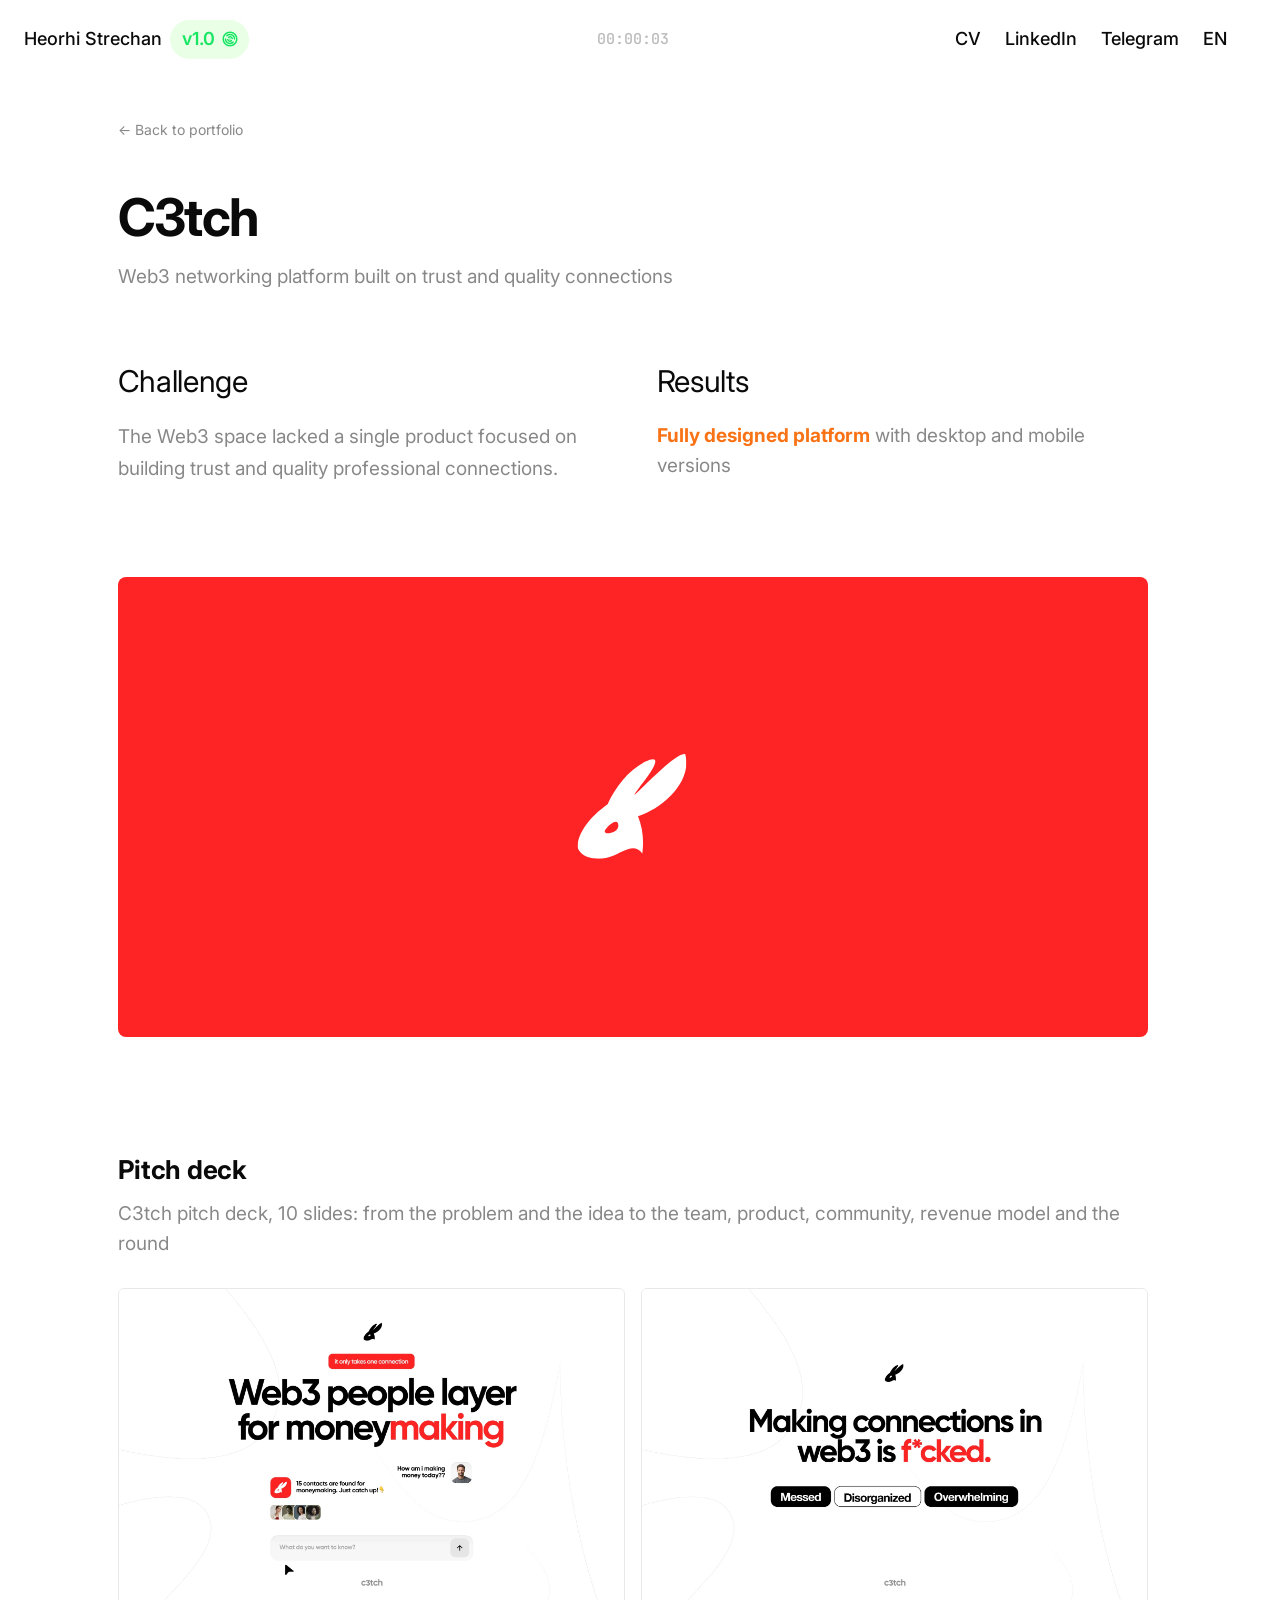
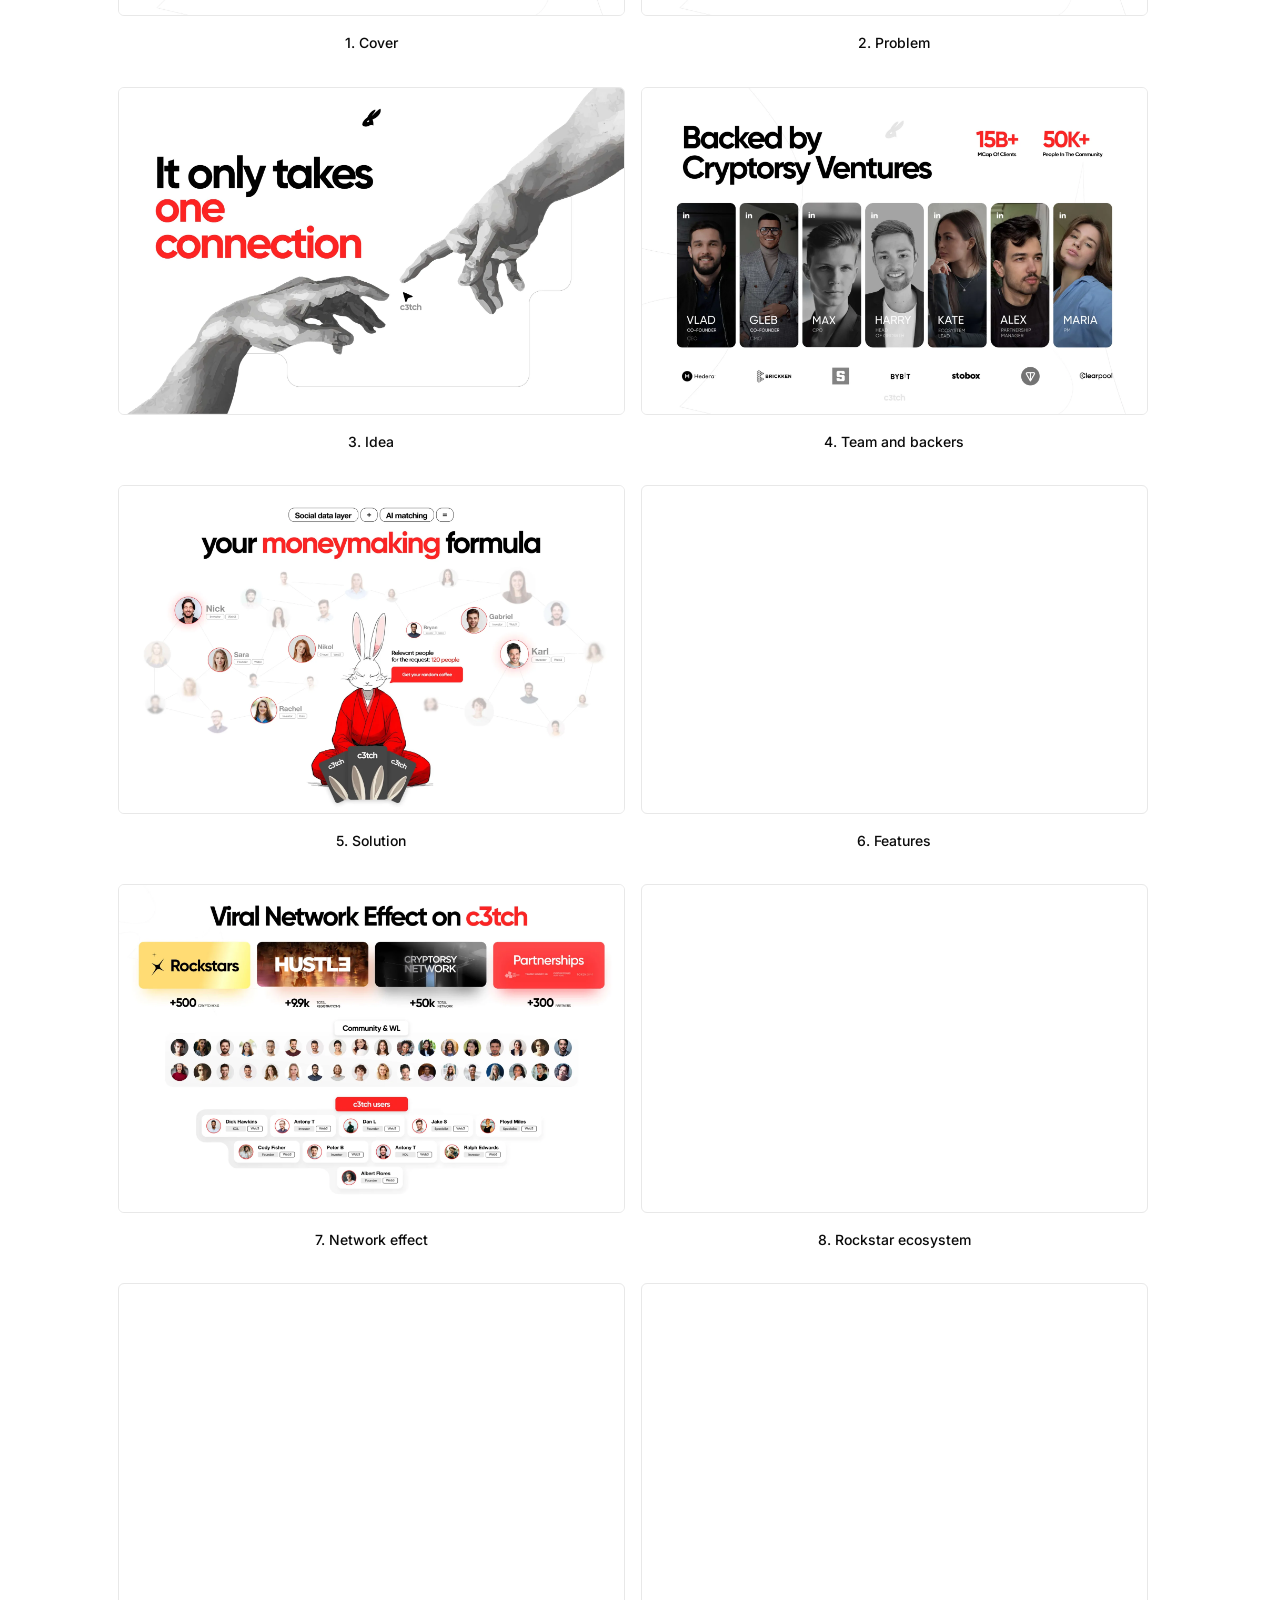
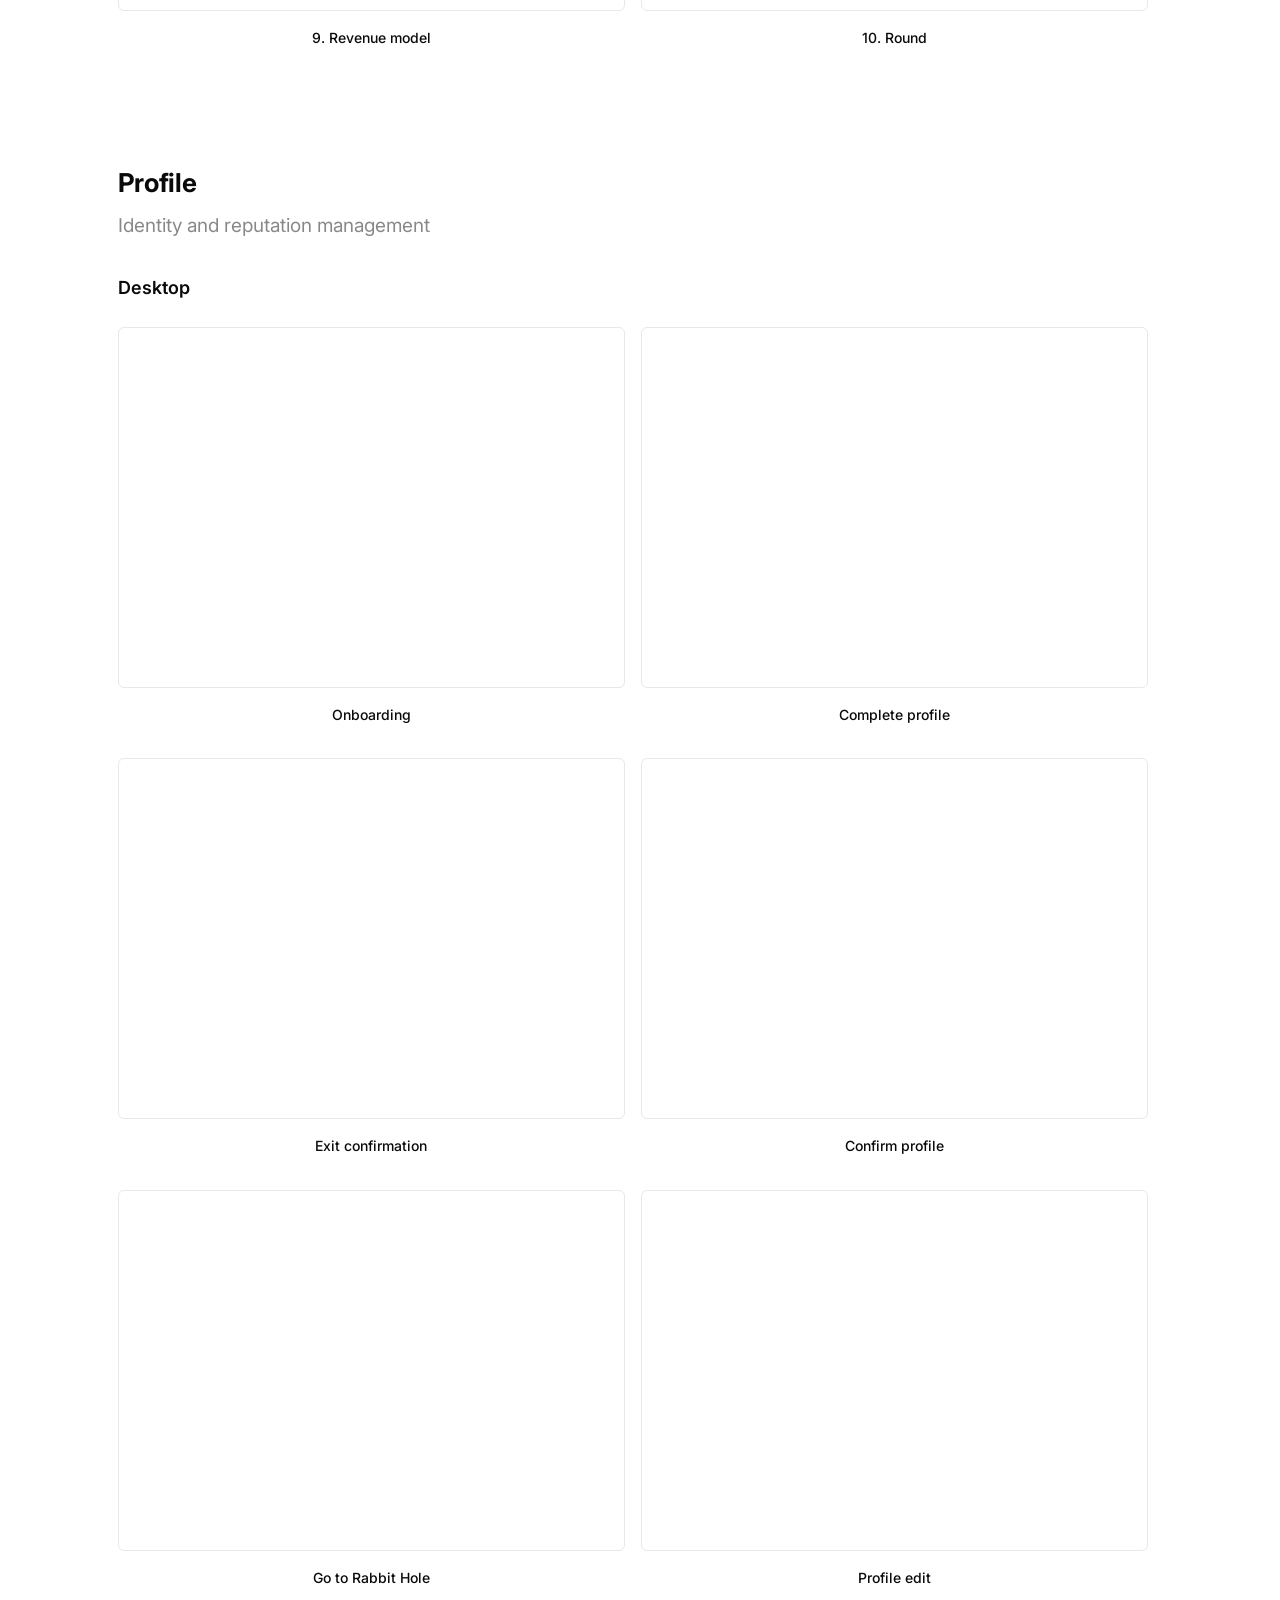
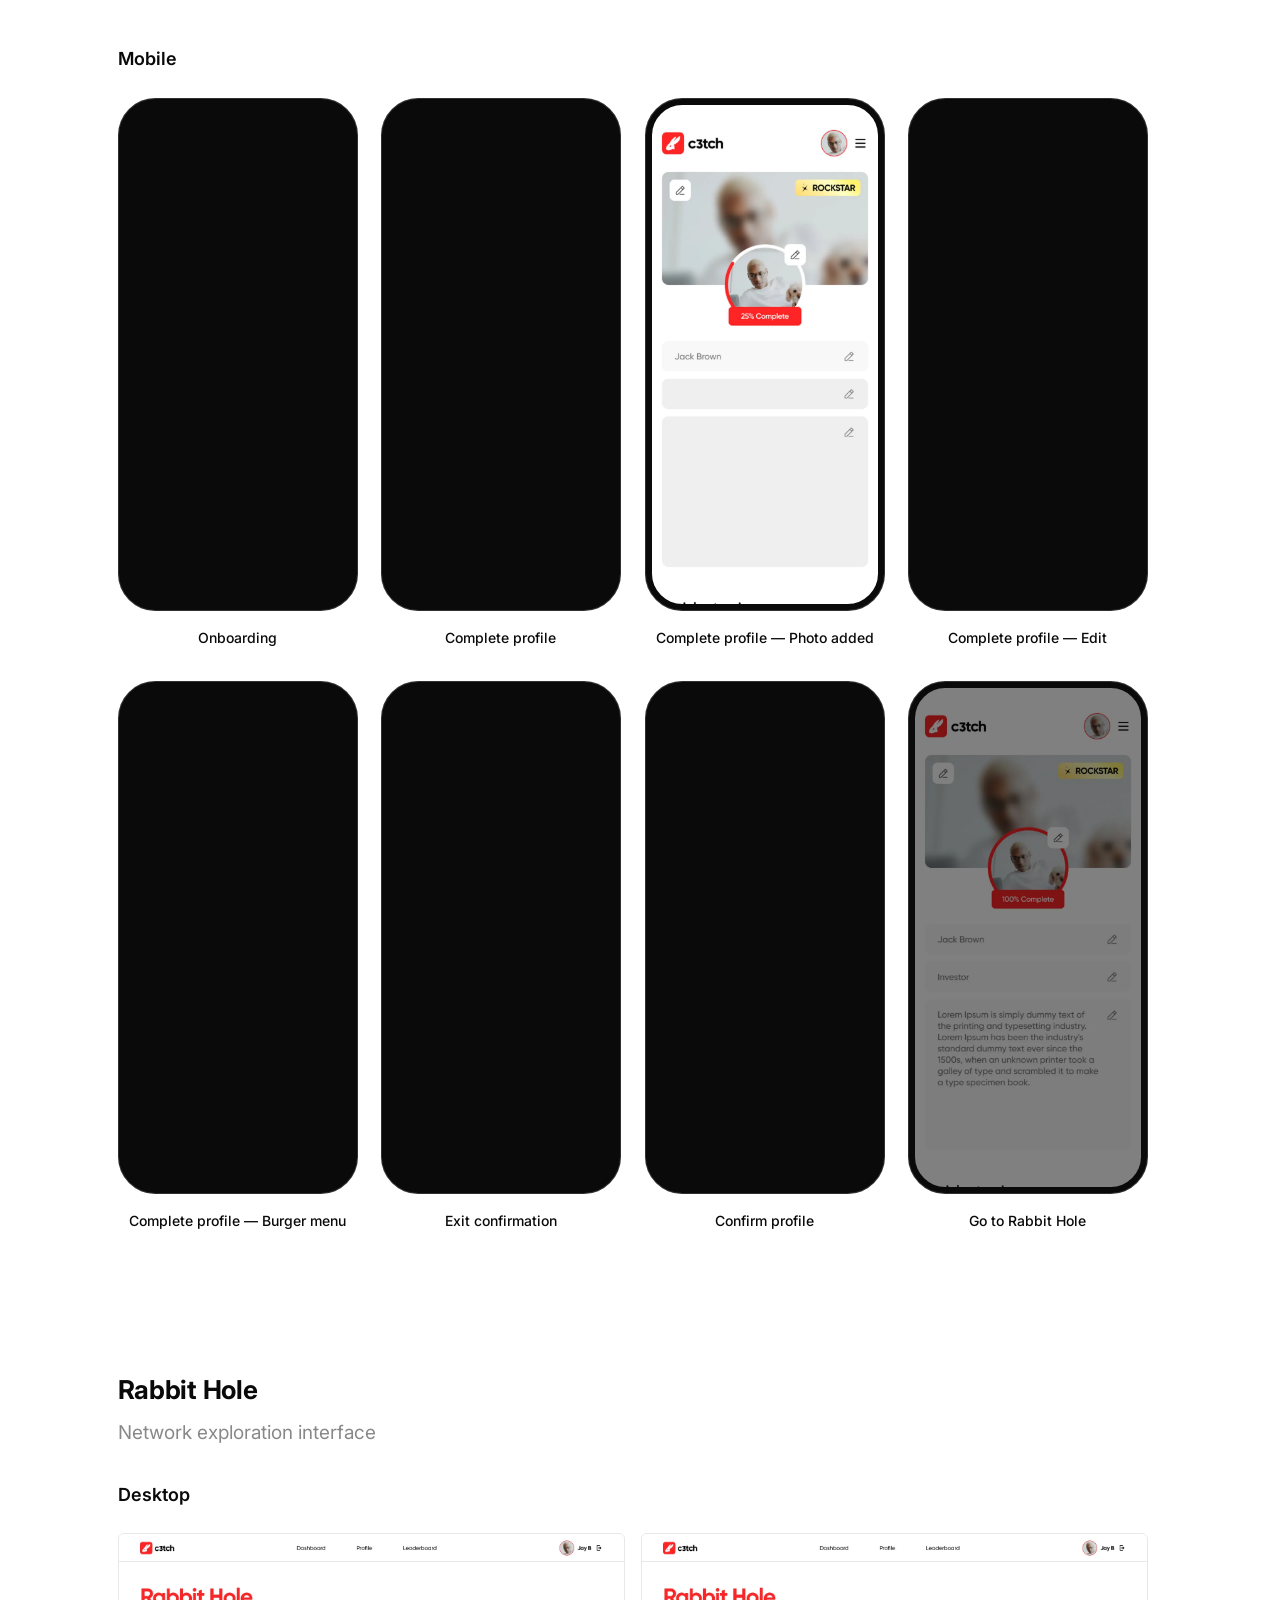
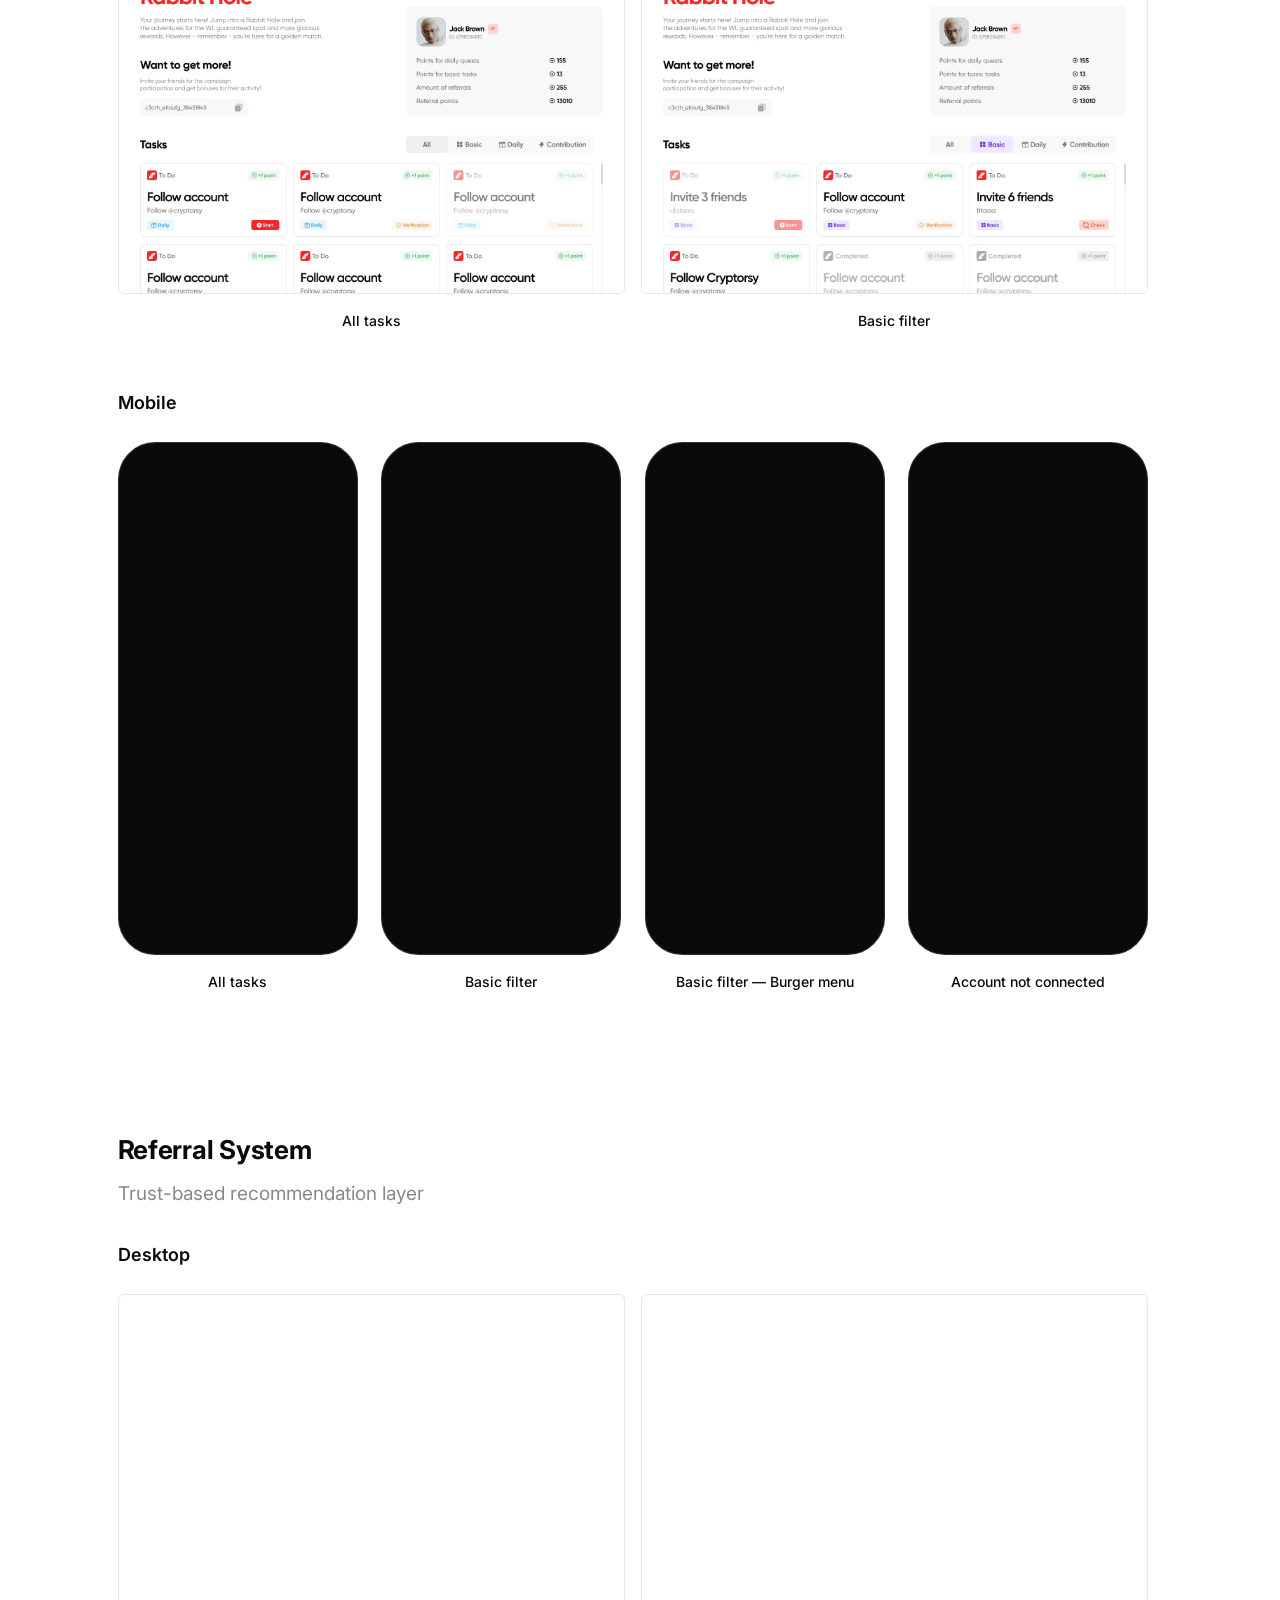
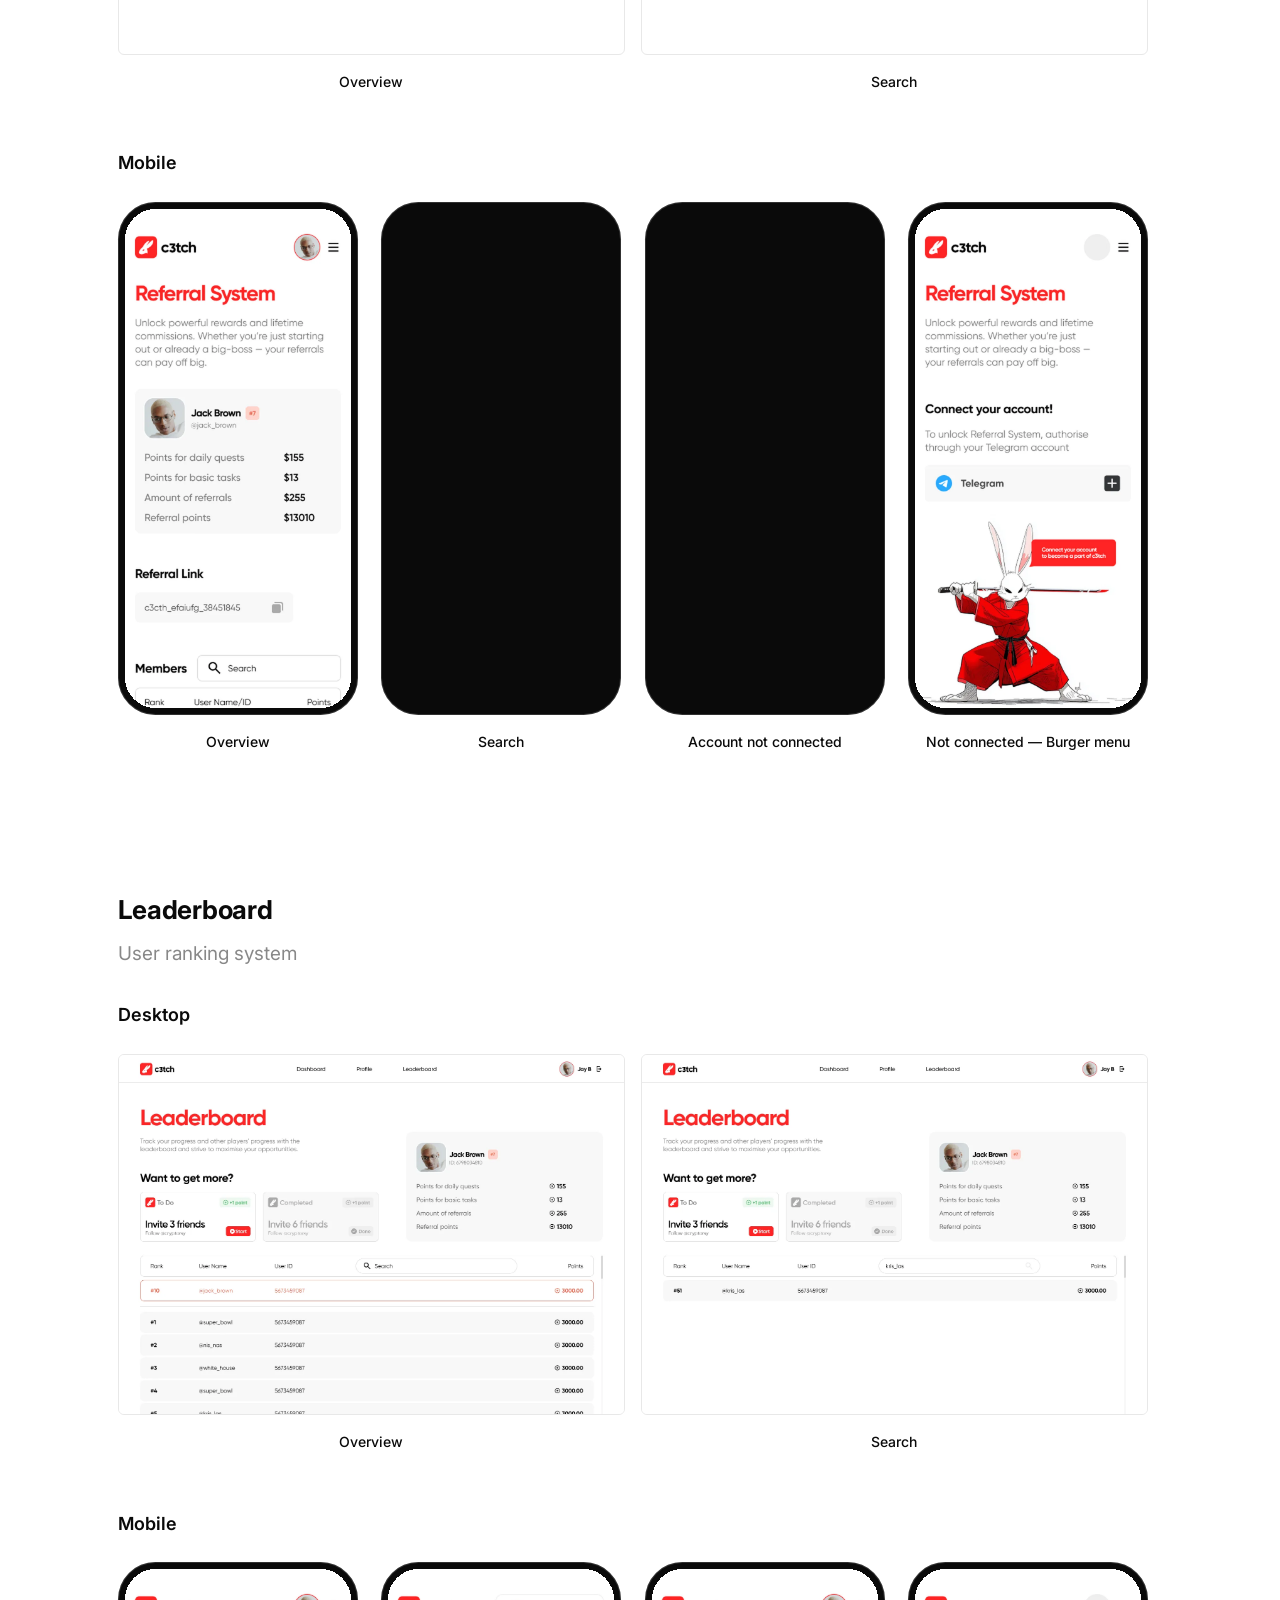
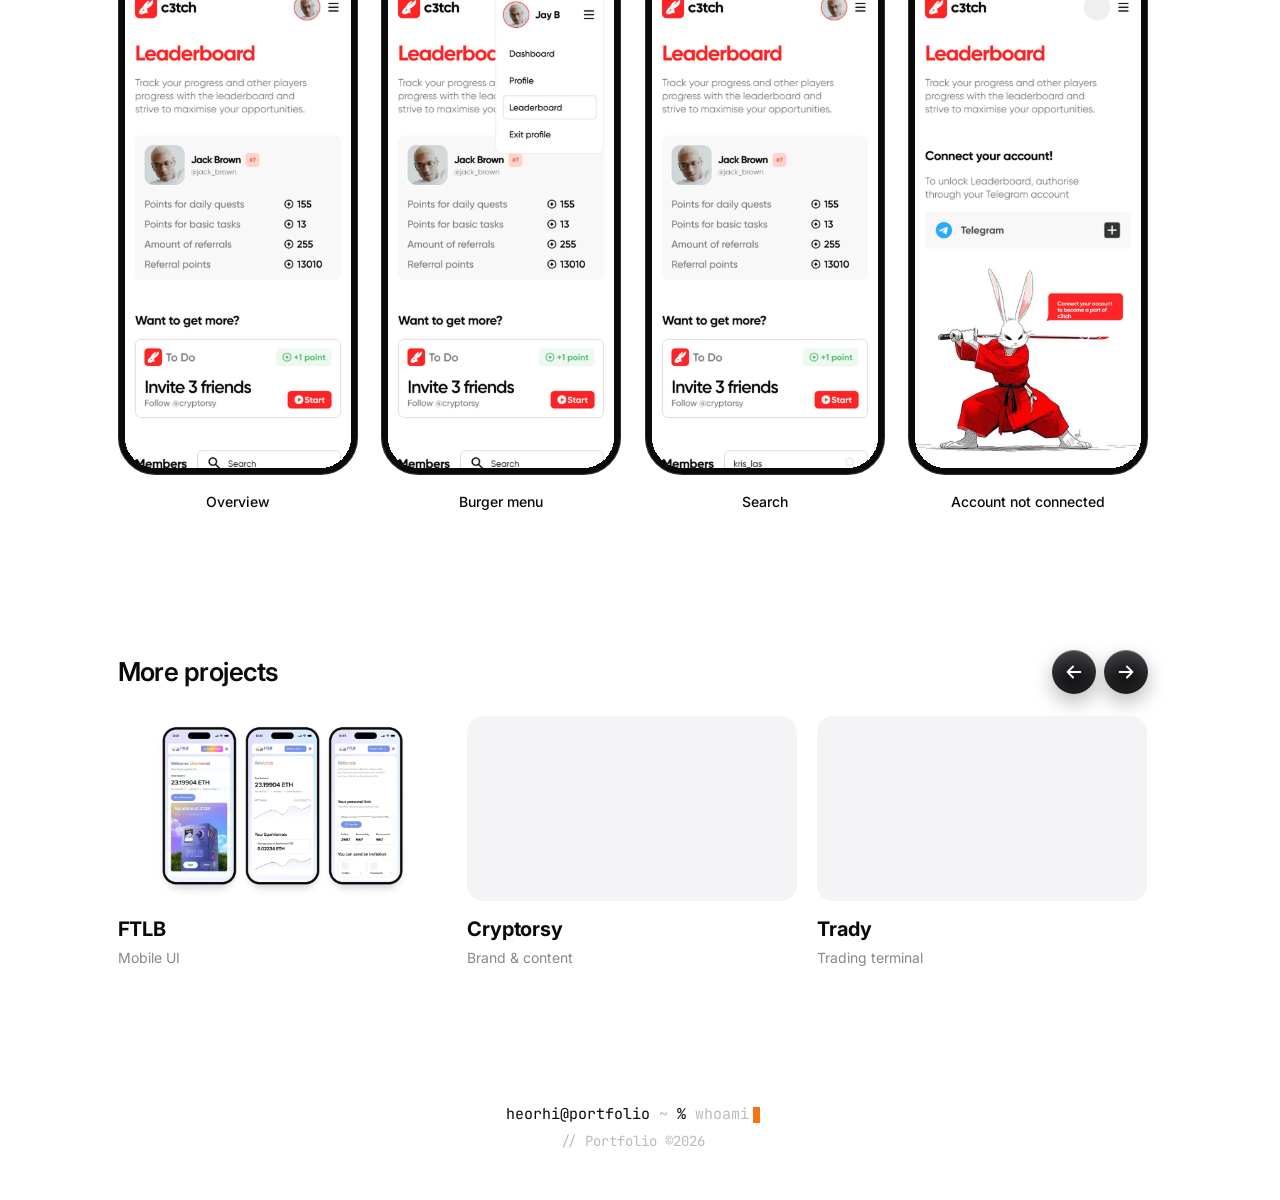
<file: c3tch.html>
<!DOCTYPE html>
<html lang="en">
<head>
  <meta charset="UTF-8" />
  <meta name="viewport" content="width=device-width, initial-scale=1.0" />
  <title>C3tch — Heorhi Strechan</title>
  <meta name="description" content="C3tch — a Web3 networking platform built on trust and quality connections." />
  <meta property="og:type" content="website" />
  <meta property="og:site_name" content="Heorhi Strechan" />
  <meta property="og:title" content="C3tch — Heorhi Strechan" />
  <meta property="og:description" content="C3tch — a Web3 networking platform built on trust and quality connections." />
  <meta property="og:url" content="https://goshastrech.github.io/c3tch.html" />
  <meta property="og:image" content="https://goshastrech.github.io/img/og-image-v2.jpg" />
  <meta property="og:image:width" content="1200" />
  <meta property="og:image:height" content="630" />
  <meta name="twitter:card" content="summary_large_image" />
  <meta name="twitter:title" content="C3tch — Heorhi Strechan" />
  <meta name="twitter:description" content="C3tch — a Web3 networking platform built on trust and quality connections." />
  <meta name="twitter:image" content="https://goshastrech.github.io/img/og-image-v2.jpg" />
  <link rel="icon" type="image/png" sizes="32x32" href="img/favicon-32.png" />
  <link rel="icon" type="image/png" sizes="192x192" href="img/favicon-192.png" />
  <link rel="apple-touch-icon" href="img/apple-touch-icon.png" />
  <link rel="preconnect" href="https://fonts.googleapis.com" />
  <link rel="preconnect" href="https://fonts.gstatic.com" crossorigin />
  <link href="https://fonts.googleapis.com/css2?family=Inter:wght@400;500;600;700;800&family=JetBrains+Mono:wght@400;500;600&display=swap" rel="stylesheet" />
  <link rel="stylesheet" href="css/styles.css?v=36" />
  <link rel="stylesheet" href="css/ftlb-phones.css?v=2" />
  <link rel="stylesheet" href="css/c3tch.css?v=2" />
  <link rel="stylesheet" href="css/header-transparent.css?v=2" />
  <link rel="canonical" href="https://goshastrech.github.io/c3tch.html" />
  <noscript><style>.fade-in{opacity:1!important;transform:none!important}</style></noscript>
  <!-- Google Analytics -->
  <script async src="https://www.googletagmanager.com/gtag/js?id=G-NZB949SZQW"></script>
  <script>
    window.dataLayer = window.dataLayer || [];
    function gtag(){dataLayer.push(arguments);}
    gtag('js', new Date());
    gtag('config', 'G-NZB949SZQW');
  </script>
</head>
<body>

  <div id="header-root"></div>

  <div class="case">

    <a href="index.html" class="case__back fade-in"><span data-i18n-en>← Back to portfolio</span><span data-i18n-ru>← К портфолио</span></a>

    <header class="fade-in">
      <h1 class="case__title">C3tch</h1>
      <p class="case__tagline">
        <span data-i18n-en>Web3 networking platform built on trust and quality connections</span>
        <span data-i18n-ru>Web3&#8209;платформа для нетворкинга на&nbsp;основе доверия и&nbsp;качественных связей</span>
      </p>
    </header>

    <!-- Hero image -->
    <div class="case__overview fade-in">
      <div>
        <div class="overview__title"><span data-i18n-en>Challenge</span><span data-i18n-ru>Задача</span></div>
        <p class="overview__text">
          <span data-i18n-en>The Web3 space lacked a single product focused on building trust and quality professional connections.</span>
          <span data-i18n-ru>В&nbsp;Web3 не&nbsp;хватало единого продукта, ориентированного на&nbsp;выстраивание доверия и&nbsp;качественных профессиональных связей.</span>
        </p>
      </div>
      <div>
        <div class="overview__title"><span data-i18n-en>Results</span><span data-i18n-ru>Результаты</span></div>
        <div class="overview__results">
          <div class="overview__results-item"><span class="overview__results-value"><span data-i18n-en>Fully designed platform</span><span data-i18n-ru>Полностью спроектированная платформа</span></span> <span data-i18n-en>with desktop and mobile versions</span><span data-i18n-ru>с&nbsp;десктопной и&nbsp;мобильной версиями</span></div>
        </div>
      </div>
    </div>

    <!-- Challenge + Results -->    <div class="case__hero case__hero--brand fade-in">
      <img src="img/c3tch/logo-white.svg" alt="C3tch" width="140" height="140" decoding="async" />
    </div>
    <section class="case-section fade-in">
      <h2 class="case-section__title"><span data-i18n-en>Pitch deck</span><span data-i18n-ru>Питч-дек</span></h2>
      <p class="case-section__desc">
        <span data-i18n-en>C3tch pitch deck, 10&nbsp;slides: from the problem and the idea to the team, product, community, revenue model and the round</span>
        <span data-i18n-ru>Питч-дек C3tch, 10&nbsp;слайдов: от проблемы и идеи до команды, продукта, сообщества, модели дохода и инвестиционного раунда</span>
      </p>
      <div class="grid-2 grid-2--shots">
        <figure class="shot-item">
          <button type="button" class="shot" data-lb-group="c3tch-pitch" data-lb-title="Slide 1: Cover" data-lb-title-ru="Слайд 1: Обложка" aria-label="Slide 1: Cover, open full size"><img src="img/c3tch/pitch/pitch-01.webp" alt="Slide 1: Cover" loading="lazy" decoding="async" width="1920" height="1241" /></button>
          <figcaption class="shot-item__name"><span data-i18n-en>1. Cover</span><span data-i18n-ru>1. Обложка</span></figcaption>
        </figure>
        <figure class="shot-item">
          <button type="button" class="shot" data-lb-group="c3tch-pitch" data-lb-title="Slide 2: Problem" data-lb-title-ru="Слайд 2: Проблема" aria-label="Slide 2: Problem, open full size"><img src="img/c3tch/pitch/pitch-02.webp" alt="Slide 2: Problem" loading="lazy" decoding="async" width="1920" height="1241" /></button>
          <figcaption class="shot-item__name"><span data-i18n-en>2. Problem</span><span data-i18n-ru>2. Проблема</span></figcaption>
        </figure>
        <figure class="shot-item">
          <button type="button" class="shot" data-lb-group="c3tch-pitch" data-lb-title="Slide 3: Idea" data-lb-title-ru="Слайд 3: Идея" aria-label="Slide 3: Idea, open full size"><img src="img/c3tch/pitch/pitch-03.webp" alt="Slide 3: Idea" loading="lazy" decoding="async" width="1920" height="1241" /></button>
          <figcaption class="shot-item__name"><span data-i18n-en>3. Idea</span><span data-i18n-ru>3. Идея</span></figcaption>
        </figure>
        <figure class="shot-item">
          <button type="button" class="shot" data-lb-group="c3tch-pitch" data-lb-title="Slide 4: Team and backers" data-lb-title-ru="Слайд 4: Команда и поддержка" aria-label="Slide 4: Team and backers, open full size"><img src="img/c3tch/pitch/pitch-04.webp" alt="Slide 4: Team and backers" loading="lazy" decoding="async" width="1920" height="1241" /></button>
          <figcaption class="shot-item__name"><span data-i18n-en>4. Team and backers</span><span data-i18n-ru>4. Команда и поддержка</span></figcaption>
        </figure>
        <figure class="shot-item">
          <button type="button" class="shot" data-lb-group="c3tch-pitch" data-lb-title="Slide 5: Solution" data-lb-title-ru="Слайд 5: Решение" aria-label="Slide 5: Solution, open full size"><img src="img/c3tch/pitch/pitch-05.webp" alt="Slide 5: Solution" loading="lazy" decoding="async" width="1920" height="1241" /></button>
          <figcaption class="shot-item__name"><span data-i18n-en>5. Solution</span><span data-i18n-ru>5. Решение</span></figcaption>
        </figure>
        <figure class="shot-item">
          <button type="button" class="shot" data-lb-group="c3tch-pitch" data-lb-title="Slide 6: Features" data-lb-title-ru="Слайд 6: Функции" aria-label="Slide 6: Features, open full size"><img src="img/c3tch/pitch/pitch-06.webp" alt="Slide 6: Features" loading="lazy" decoding="async" width="1920" height="1241" /></button>
          <figcaption class="shot-item__name"><span data-i18n-en>6. Features</span><span data-i18n-ru>6. Функции</span></figcaption>
        </figure>
        <figure class="shot-item">
          <button type="button" class="shot" data-lb-group="c3tch-pitch" data-lb-title="Slide 7: Network effect" data-lb-title-ru="Слайд 7: Сетевой эффект" aria-label="Slide 7: Network effect, open full size"><img src="img/c3tch/pitch/pitch-07.webp" alt="Slide 7: Network effect" loading="lazy" decoding="async" width="1920" height="1241" /></button>
          <figcaption class="shot-item__name"><span data-i18n-en>7. Network effect</span><span data-i18n-ru>7. Сетевой эффект</span></figcaption>
        </figure>
        <figure class="shot-item">
          <button type="button" class="shot" data-lb-group="c3tch-pitch" data-lb-title="Slide 8: Rockstar ecosystem" data-lb-title-ru="Слайд 8: Экосистема Rockstar" aria-label="Slide 8: Rockstar ecosystem, open full size"><img src="img/c3tch/pitch/pitch-08.webp" alt="Slide 8: Rockstar ecosystem" loading="lazy" decoding="async" width="1920" height="1241" /></button>
          <figcaption class="shot-item__name"><span data-i18n-en>8. Rockstar ecosystem</span><span data-i18n-ru>8. Экосистема Rockstar</span></figcaption>
        </figure>
        <figure class="shot-item">
          <button type="button" class="shot" data-lb-group="c3tch-pitch" data-lb-title="Slide 9: Revenue model" data-lb-title-ru="Слайд 9: Модель дохода" aria-label="Slide 9: Revenue model, open full size"><img src="img/c3tch/pitch/pitch-09.webp" alt="Slide 9: Revenue model" loading="lazy" decoding="async" width="1920" height="1241" /></button>
          <figcaption class="shot-item__name"><span data-i18n-en>9. Revenue model</span><span data-i18n-ru>9. Модель дохода</span></figcaption>
        </figure>
        <figure class="shot-item">
          <button type="button" class="shot" data-lb-group="c3tch-pitch" data-lb-title="Slide 10: Round" data-lb-title-ru="Слайд 10: Раунд" aria-label="Slide 10: Round, open full size"><img src="img/c3tch/pitch/pitch-10.webp" alt="Slide 10: Round" loading="lazy" decoding="async" width="1920" height="1241" /></button>
          <figcaption class="shot-item__name"><span data-i18n-en>10. Round</span><span data-i18n-ru>10. Раунд</span></figcaption>
        </figure>
      </div>
    </section>


    <!-- Profile -->
    <section class="case-section fade-in" id="profile">
      <h2 class="case-section__title"><span data-i18n-en>Profile</span><span data-i18n-ru>Профиль</span></h2>
      <p class="case-section__desc"><span data-i18n-en>Identity and reputation management</span><span data-i18n-ru>Управление идентичностью и репутацией</span></p>
      <h3 class="shots-heading"><span data-i18n-en>Desktop</span><span data-i18n-ru>Десктоп</span></h3>
      <div class="c3tch-desktop">
        <figure class="shot-item">
          <button type="button" class="shot" data-lb-group="c3tch-desktop" data-lb-title="Onboarding" aria-label="Onboarding: open full size"><img src="img/c3tch/desktop-profile-onboarding.webp" alt="Onboarding" width="1440" height="1024" loading="lazy" decoding="async" /></button>
          <figcaption class="shot-item__name"><span data-i18n-en>Onboarding</span><span data-i18n-ru>Онбординг</span></figcaption>
        </figure>
        <figure class="shot-item">
          <button type="button" class="shot" data-lb-group="c3tch-desktop" data-lb-title="Complete profile" aria-label="Complete profile: open full size"><img src="img/c3tch/desktop-profile-complete.webp" alt="Complete profile" width="1440" height="1024" loading="lazy" decoding="async" /></button>
          <figcaption class="shot-item__name"><span data-i18n-en>Complete profile</span><span data-i18n-ru>Заполнение профиля</span></figcaption>
        </figure>
        <figure class="shot-item">
          <button type="button" class="shot" data-lb-group="c3tch-desktop" data-lb-title="Exit confirmation" aria-label="Exit confirmation: open full size"><img src="img/c3tch/desktop-profile-exit.webp" alt="Exit confirmation" width="1440" height="1024" loading="lazy" decoding="async" style="object-position:center 50%" /></button>
          <figcaption class="shot-item__name"><span data-i18n-en>Exit confirmation</span><span data-i18n-ru>Подтверждение выхода</span></figcaption>
        </figure>
        <figure class="shot-item">
          <button type="button" class="shot" data-lb-group="c3tch-desktop" data-lb-title="Confirm profile" aria-label="Confirm profile: open full size"><img src="img/c3tch/desktop-profile-confirm.webp" alt="Confirm profile" width="1440" height="1024" loading="lazy" decoding="async" /></button>
          <figcaption class="shot-item__name"><span data-i18n-en>Confirm profile</span><span data-i18n-ru>Подтверждение профиля</span></figcaption>
        </figure>
        <figure class="shot-item">
          <button type="button" class="shot" data-lb-group="c3tch-desktop" data-lb-title="Go to Rabbit Hole" aria-label="Go to Rabbit Hole: open full size"><img src="img/c3tch/desktop-profile-go-to-rabbit-hole.webp" alt="Go to Rabbit Hole" width="1440" height="1024" loading="lazy" decoding="async" style="object-position:center 50%" /></button>
          <figcaption class="shot-item__name"><span data-i18n-en>Go to Rabbit Hole</span><span data-i18n-ru>Переход в Rabbit Hole</span></figcaption>
        </figure>
        <figure class="shot-item">
          <button type="button" class="shot" data-lb-group="c3tch-desktop" data-lb-title="Profile edit" aria-label="Profile edit: open full size"><img src="img/c3tch/desktop-profile-edit.webp" alt="Profile edit" width="1440" height="1024" loading="lazy" decoding="async" /></button>
          <figcaption class="shot-item__name"><span data-i18n-en>Profile edit</span><span data-i18n-ru>Редактирование профиля</span></figcaption>
        </figure>
      </div>
      <h3 class="shots-heading"><span data-i18n-en>Mobile</span><span data-i18n-ru>Мобильная версия</span></h3>
      <div class="phones">
        <figure class="phone-item">
          <div class="phone" data-lb-group="c3tch-mobile" data-lb-title="Onboarding" tabindex="0" role="button" aria-label="Onboarding: open full size">
            <div class="phone__screen"><img src="img/c3tch/mobile-profile-onboarding.webp" alt="Onboarding" width="720" height="4970" loading="lazy" decoding="async" draggable="false" /></div>
          </div>
          <figcaption class="phone-item__caption"><span data-i18n-en>Onboarding</span><span data-i18n-ru>Онбординг</span></figcaption>
        </figure>
        <figure class="phone-item">
          <div class="phone" data-lb-group="c3tch-mobile" data-lb-title="Complete profile" tabindex="0" role="button" aria-label="Complete profile: open full size">
            <div class="phone__screen"><img src="img/c3tch/mobile-profile-complete.webp" alt="Complete profile" width="720" height="4970" loading="lazy" decoding="async" draggable="false" /></div>
          </div>
          <figcaption class="phone-item__caption"><span data-i18n-en>Complete profile</span><span data-i18n-ru>Заполнение профиля</span></figcaption>
        </figure>
        <figure class="phone-item">
          <div class="phone" data-lb-group="c3tch-mobile" data-lb-title="Complete profile — Photo added" tabindex="0" role="button" aria-label="Complete profile — Photo added: open full size">
            <div class="phone__screen"><img src="img/c3tch/mobile-profile-complete-photo.webp" alt="Complete profile — Photo added" width="720" height="4970" loading="lazy" decoding="async" draggable="false" /></div>
          </div>
          <figcaption class="phone-item__caption"><span data-i18n-en>Complete profile — Photo added</span><span data-i18n-ru>Заполнение — фото добавлено</span></figcaption>
        </figure>
        <figure class="phone-item">
          <div class="phone" data-lb-group="c3tch-mobile" data-lb-title="Complete profile — Edit" tabindex="0" role="button" aria-label="Complete profile — Edit: open full size">
            <div class="phone__screen"><img src="img/c3tch/mobile-profile-complete-edit.webp" alt="Complete profile — Edit" width="720" height="4694" loading="lazy" decoding="async" draggable="false" /></div>
          </div>
          <figcaption class="phone-item__caption"><span data-i18n-en>Complete profile — Edit</span><span data-i18n-ru>Заполнение — редактирование</span></figcaption>
        </figure>
        <figure class="phone-item">
          <div class="phone" data-lb-group="c3tch-mobile" data-lb-title="Complete profile — Burger menu" tabindex="0" role="button" aria-label="Complete profile — Burger menu: open full size">
            <div class="phone__screen"><img src="img/c3tch/mobile-profile-complete-menu.webp" alt="Complete profile — Burger menu" width="720" height="4970" loading="lazy" decoding="async" draggable="false" /></div>
          </div>
          <figcaption class="phone-item__caption"><span data-i18n-en>Complete profile — Burger menu</span><span data-i18n-ru>Заполнение — меню</span></figcaption>
        </figure>
        <figure class="phone-item">
          <div class="phone" data-lb-group="c3tch-mobile" data-lb-title="Exit confirmation" data-lb-focus="0.841" tabindex="0" role="button" aria-label="Exit confirmation: open full size">
            <div class="phone__screen"><img src="img/c3tch/mobile-profile-exit.webp" alt="Exit confirmation" width="720" height="4970" loading="lazy" decoding="async" draggable="false" /></div>
          </div>
          <figcaption class="phone-item__caption"><span data-i18n-en>Exit confirmation</span><span data-i18n-ru>Подтверждение выхода</span></figcaption>
        </figure>
        <figure class="phone-item">
          <div class="phone" data-lb-group="c3tch-mobile" data-lb-title="Confirm profile" tabindex="0" role="button" aria-label="Confirm profile: open full size">
            <div class="phone__screen"><img src="img/c3tch/mobile-profile-confirm.webp" alt="Confirm profile" width="720" height="4970" loading="lazy" decoding="async" draggable="false" /></div>
          </div>
          <figcaption class="phone-item__caption"><span data-i18n-en>Confirm profile</span><span data-i18n-ru>Подтверждение профиля</span></figcaption>
        </figure>
        <figure class="phone-item">
          <div class="phone" data-lb-group="c3tch-mobile" data-lb-title="Go to Rabbit Hole" data-lb-focus="0.842" tabindex="0" role="button" aria-label="Go to Rabbit Hole: open full size">
            <div class="phone__screen"><img src="img/c3tch/mobile-profile-go-to-rabbit-hole.webp" alt="Go to Rabbit Hole" width="720" height="4970" loading="lazy" decoding="async" draggable="false" /></div>
          </div>
          <figcaption class="phone-item__caption"><span data-i18n-en>Go to Rabbit Hole</span><span data-i18n-ru>Переход в Rabbit Hole</span></figcaption>
        </figure>
      </div>
    </section>

    <!-- Rabbit Hole -->
    <section class="case-section fade-in" id="rabbit-hole">
      <h2 class="case-section__title"><span data-i18n-en>Rabbit Hole</span><span data-i18n-ru>Rabbit Hole</span></h2>
      <p class="case-section__desc"><span data-i18n-en>Network exploration interface</span><span data-i18n-ru>Интерфейс исследования сети контактов</span></p>
      <h3 class="shots-heading"><span data-i18n-en>Desktop</span><span data-i18n-ru>Десктоп</span></h3>
      <div class="c3tch-desktop">
        <figure class="shot-item">
          <button type="button" class="shot" data-lb-group="c3tch-desktop" data-lb-title="All tasks" aria-label="All tasks: open full size"><img src="img/c3tch/desktop-rabbit-hole.webp" alt="All tasks" width="1440" height="1024" loading="lazy" decoding="async" /></button>
          <figcaption class="shot-item__name"><span data-i18n-en>All tasks</span><span data-i18n-ru>Все задачи</span></figcaption>
        </figure>
        <figure class="shot-item">
          <button type="button" class="shot" data-lb-group="c3tch-desktop" data-lb-title="Basic filter" aria-label="Basic filter: open full size"><img src="img/c3tch/desktop-rabbit-hole-filter.webp" alt="Basic filter" width="1440" height="1024" loading="lazy" decoding="async" /></button>
          <figcaption class="shot-item__name"><span data-i18n-en>Basic filter</span><span data-i18n-ru>Фильтр Basic</span></figcaption>
        </figure>
      </div>
      <h3 class="shots-heading"><span data-i18n-en>Mobile</span><span data-i18n-ru>Мобильная версия</span></h3>
      <div class="phones">
        <figure class="phone-item">
          <div class="phone" data-lb-group="c3tch-mobile" data-lb-title="All tasks" tabindex="0" role="button" aria-label="All tasks: open full size">
            <div class="phone__screen"><img src="img/c3tch/mobile-rabbit-hole-all.webp" alt="All tasks" width="720" height="3960" loading="lazy" decoding="async" draggable="false" /></div>
          </div>
          <figcaption class="phone-item__caption"><span data-i18n-en>All tasks</span><span data-i18n-ru>Все задачи</span></figcaption>
        </figure>
        <figure class="phone-item">
          <div class="phone" data-lb-group="c3tch-mobile" data-lb-title="Basic filter" tabindex="0" role="button" aria-label="Basic filter: open full size">
            <div class="phone__screen"><img src="img/c3tch/mobile-rabbit-hole-filter.webp" alt="Basic filter" width="720" height="3960" loading="lazy" decoding="async" draggable="false" /></div>
          </div>
          <figcaption class="phone-item__caption"><span data-i18n-en>Basic filter</span><span data-i18n-ru>Фильтр Basic</span></figcaption>
        </figure>
        <figure class="phone-item">
          <div class="phone" data-lb-group="c3tch-mobile" data-lb-title="Basic filter — Burger menu" tabindex="0" role="button" aria-label="Basic filter — Burger menu: open full size">
            <div class="phone__screen"><img src="img/c3tch/mobile-rabbit-hole-filter-menu.webp" alt="Basic filter — Burger menu" width="720" height="3960" loading="lazy" decoding="async" draggable="false" /></div>
          </div>
          <figcaption class="phone-item__caption"><span data-i18n-en>Basic filter — Burger menu</span><span data-i18n-ru>Фильтр Basic — меню</span></figcaption>
        </figure>
        <figure class="phone-item">
          <div class="phone" data-lb-group="c3tch-mobile" data-lb-title="Account not connected" tabindex="0" role="button" aria-label="Account not connected: open full size">
            <div class="phone__screen"><img src="img/c3tch/mobile-rabbit-hole-disconnected.webp" alt="Account not connected" width="720" height="3524" loading="lazy" decoding="async" draggable="false" /></div>
          </div>
          <figcaption class="phone-item__caption"><span data-i18n-en>Account not connected</span><span data-i18n-ru>Аккаунт не подключён</span></figcaption>
        </figure>
      </div>
    </section>

    <!-- Referral System -->
    <section class="case-section fade-in" id="referral">
      <h2 class="case-section__title"><span data-i18n-en>Referral System</span><span data-i18n-ru>Реферальная система</span></h2>
      <p class="case-section__desc"><span data-i18n-en>Trust-based recommendation layer</span><span data-i18n-ru>Слой рекомендаций на основе доверия</span></p>
      <h3 class="shots-heading"><span data-i18n-en>Desktop</span><span data-i18n-ru>Десктоп</span></h3>
      <div class="c3tch-desktop">
        <figure class="shot-item">
          <button type="button" class="shot" data-lb-group="c3tch-desktop" data-lb-title="Overview" aria-label="Overview: open full size"><img src="img/c3tch/desktop-referral.webp" alt="Overview" width="1440" height="1024" loading="lazy" decoding="async" /></button>
          <figcaption class="shot-item__name"><span data-i18n-en>Overview</span><span data-i18n-ru>Обзор</span></figcaption>
        </figure>
        <figure class="shot-item">
          <button type="button" class="shot" data-lb-group="c3tch-desktop" data-lb-title="Search" aria-label="Search: open full size"><img src="img/c3tch/desktop-referral-search.webp" alt="Search" width="1440" height="1024" loading="lazy" decoding="async" /></button>
          <figcaption class="shot-item__name"><span data-i18n-en>Search</span><span data-i18n-ru>Поиск</span></figcaption>
        </figure>
      </div>
      <h3 class="shots-heading"><span data-i18n-en>Mobile</span><span data-i18n-ru>Мобильная версия</span></h3>
      <div class="phones">
        <figure class="phone-item">
          <div class="phone" data-lb-group="c3tch-mobile" data-lb-title="Overview" tabindex="0" role="button" aria-label="Overview: open full size">
            <div class="phone__screen"><img src="img/c3tch/mobile-referral.webp" alt="Overview" width="720" height="2720" loading="lazy" decoding="async" draggable="false" /></div>
          </div>
          <figcaption class="phone-item__caption"><span data-i18n-en>Overview</span><span data-i18n-ru>Обзор</span></figcaption>
        </figure>
        <figure class="phone-item">
          <div class="phone" data-lb-group="c3tch-mobile" data-lb-title="Search" tabindex="0" role="button" aria-label="Search: open full size">
            <div class="phone__screen"><img src="img/c3tch/mobile-referral-search.webp" alt="Search" width="720" height="2720" loading="lazy" decoding="async" draggable="false" /></div>
          </div>
          <figcaption class="phone-item__caption"><span data-i18n-en>Search</span><span data-i18n-ru>Поиск</span></figcaption>
        </figure>
        <figure class="phone-item">
          <div class="phone" data-lb-group="c3tch-mobile" data-lb-title="Account not connected" tabindex="0" role="button" aria-label="Account not connected: open full size">
            <div class="phone__screen"><img src="img/c3tch/mobile-referral-disconnected.webp" alt="Account not connected" width="720" height="1680" loading="lazy" decoding="async" draggable="false" /></div>
          </div>
          <figcaption class="phone-item__caption"><span data-i18n-en>Account not connected</span><span data-i18n-ru>Аккаунт не подключён</span></figcaption>
        </figure>
        <figure class="phone-item">
          <div class="phone" data-lb-group="c3tch-mobile" data-lb-title="Not connected — Burger menu" tabindex="0" role="button" aria-label="Not connected — Burger menu: open full size">
            <div class="phone__screen"><img src="img/c3tch/mobile-referral-disconnected-menu.webp" alt="Not connected — Burger menu" width="720" height="1680" loading="lazy" decoding="async" draggable="false" /></div>
          </div>
          <figcaption class="phone-item__caption"><span data-i18n-en>Not connected — Burger menu</span><span data-i18n-ru>Не подключён — меню</span></figcaption>
        </figure>
      </div>
    </section>

    <!-- Leaderboard -->
    <section class="case-section fade-in" id="leaderboard">
      <h2 class="case-section__title"><span data-i18n-en>Leaderboard</span><span data-i18n-ru>Лидерборд</span></h2>
      <p class="case-section__desc"><span data-i18n-en>User ranking system</span><span data-i18n-ru>Система рейтинга пользователей</span></p>
      <h3 class="shots-heading"><span data-i18n-en>Desktop</span><span data-i18n-ru>Десктоп</span></h3>
      <div class="c3tch-desktop">
        <figure class="shot-item">
          <button type="button" class="shot" data-lb-group="c3tch-desktop" data-lb-title="Overview" aria-label="Overview: open full size"><img src="img/c3tch/desktop-leaderboard.webp" alt="Overview" width="1440" height="1024" loading="lazy" decoding="async" /></button>
          <figcaption class="shot-item__name"><span data-i18n-en>Overview</span><span data-i18n-ru>Обзор</span></figcaption>
        </figure>
        <figure class="shot-item">
          <button type="button" class="shot" data-lb-group="c3tch-desktop" data-lb-title="Search" aria-label="Search: open full size"><img src="img/c3tch/desktop-leaderboard-search.webp" alt="Search" width="1440" height="1024" loading="lazy" decoding="async" /></button>
          <figcaption class="shot-item__name"><span data-i18n-en>Search</span><span data-i18n-ru>Поиск</span></figcaption>
        </figure>
      </div>
      <h3 class="shots-heading"><span data-i18n-en>Mobile</span><span data-i18n-ru>Мобильная версия</span></h3>
      <div class="phones">
        <figure class="phone-item">
          <div class="phone" data-lb-group="c3tch-mobile" data-lb-title="Overview" tabindex="0" role="button" aria-label="Overview: open full size">
            <div class="phone__screen"><img src="img/c3tch/mobile-leaderboard.webp" alt="Overview" width="720" height="2872" loading="lazy" decoding="async" draggable="false" /></div>
          </div>
          <figcaption class="phone-item__caption"><span data-i18n-en>Overview</span><span data-i18n-ru>Обзор</span></figcaption>
        </figure>
        <figure class="phone-item">
          <div class="phone" data-lb-group="c3tch-mobile" data-lb-title="Burger menu" tabindex="0" role="button" aria-label="Burger menu: open full size">
            <div class="phone__screen"><img src="img/c3tch/mobile-leaderboard-menu.webp" alt="Burger menu" width="720" height="2872" loading="lazy" decoding="async" draggable="false" /></div>
          </div>
          <figcaption class="phone-item__caption"><span data-i18n-en>Burger menu</span><span data-i18n-ru>Меню</span></figcaption>
        </figure>
        <figure class="phone-item">
          <div class="phone" data-lb-group="c3tch-mobile" data-lb-title="Search" tabindex="0" role="button" aria-label="Search: open full size">
            <div class="phone__screen"><img src="img/c3tch/mobile-leaderboard-search.webp" alt="Search" width="720" height="2872" loading="lazy" decoding="async" draggable="false" /></div>
          </div>
          <figcaption class="phone-item__caption"><span data-i18n-en>Search</span><span data-i18n-ru>Поиск</span></figcaption>
        </figure>
        <figure class="phone-item">
          <div class="phone" data-lb-group="c3tch-mobile" data-lb-title="Account not connected" tabindex="0" role="button" aria-label="Account not connected: open full size">
            <div class="phone__screen"><img src="img/c3tch/mobile-leaderboard-disconnected.webp" alt="Account not connected" width="720" height="1600" loading="lazy" decoding="async" draggable="false" /></div>
          </div>
          <figcaption class="phone-item__caption"><span data-i18n-en>Account not connected</span><span data-i18n-ru>Аккаунт не подключён</span></figcaption>
        </figure>
      </div>
    </section>


  </div>

  <section class="more-projects" aria-label="More projects">
    <div class="more-projects__head">
      <h2 class="more-projects__title"><span data-i18n-en>More projects</span><span data-i18n-ru>Другие проекты</span></h2>
      <div class="more-projects__arrows">
        <button type="button" class="more-projects__arrow" data-dir="-1" aria-label="Previous"><svg viewBox="0 0 24 24" width="22" height="22" fill="none" stroke="currentColor" stroke-width="2" stroke-linecap="round" stroke-linejoin="round" aria-hidden="true"><path d="M19 12H5M11 6l-6 6 6 6"/></svg></button>
        <button type="button" class="more-projects__arrow" data-dir="1" aria-label="Next"><svg viewBox="0 0 24 24" width="22" height="22" fill="none" stroke="currentColor" stroke-width="2" stroke-linecap="round" stroke-linejoin="round" aria-hidden="true"><path d="M5 12h14M13 6l6 6-6 6"/></svg></button>
      </div>
    </div>
    <div class="more-projects__track">
      <a class="more-projects__card" href="ftlb.html">
        <span class="more-projects__img"><img src="img/pager/ftlb.webp" alt="" width="1000" height="567" loading="lazy" decoding="async"></span>
        <b>FTLB</b><span class="more-projects__sub"><span data-i18n-en>Mobile UI</span><span data-i18n-ru>Мобильный UI</span></span>
      </a>
      <a class="more-projects__card" href="cryptorsy.html">
        <span class="more-projects__img"><img src="img/pager/cryptorsy.webp" alt="" width="1000" height="545" loading="lazy" decoding="async"></span>
        <b>Cryptorsy</b><span class="more-projects__sub"><span data-i18n-en>Brand & content</span><span data-i18n-ru>Бренд и контент</span></span>
      </a>
      <a class="more-projects__card" href="trady.html">
        <span class="more-projects__img"><img src="img/pager/trady.webp" alt="" width="1000" height="570" loading="lazy" decoding="async"></span>
        <b>Trady</b><span class="more-projects__sub"><span data-i18n-en>Trading terminal</span><span data-i18n-ru>Торговый терминал</span></span>
      </a>
      <a class="more-projects__card" href="polyranger.html">
        <span class="more-projects__img"><img src="img/pager/polyranger.webp" alt="" width="1000" height="562" loading="lazy" decoding="async"></span>
        <b>Polyranger</b><span class="more-projects__sub"><span data-i18n-en>Prediction markets</span><span data-i18n-ru>Рынки предсказаний</span></span>
      </a>
      <a class="more-projects__card" href="shiro.html">
        <span class="more-projects__img"><img src="img/pager/shiro.webp" alt="" width="1000" height="625" loading="lazy" decoding="async"></span>
        <b>Shiro</b><span class="more-projects__sub"><span data-i18n-en>AI character</span><span data-i18n-ru>AI-персонаж</span></span>
      </a>
    </div>
  </section>

  <div id="footer-root"></div>

  <script src="js/components.js?v=6"></script>
  <script src="js/main.js?v=6"></script>
  <script src="js/lightbox.js?v=6"></script>
  <script src="js/c3tch-phones.js"></script>
</body>
</html>
</file>
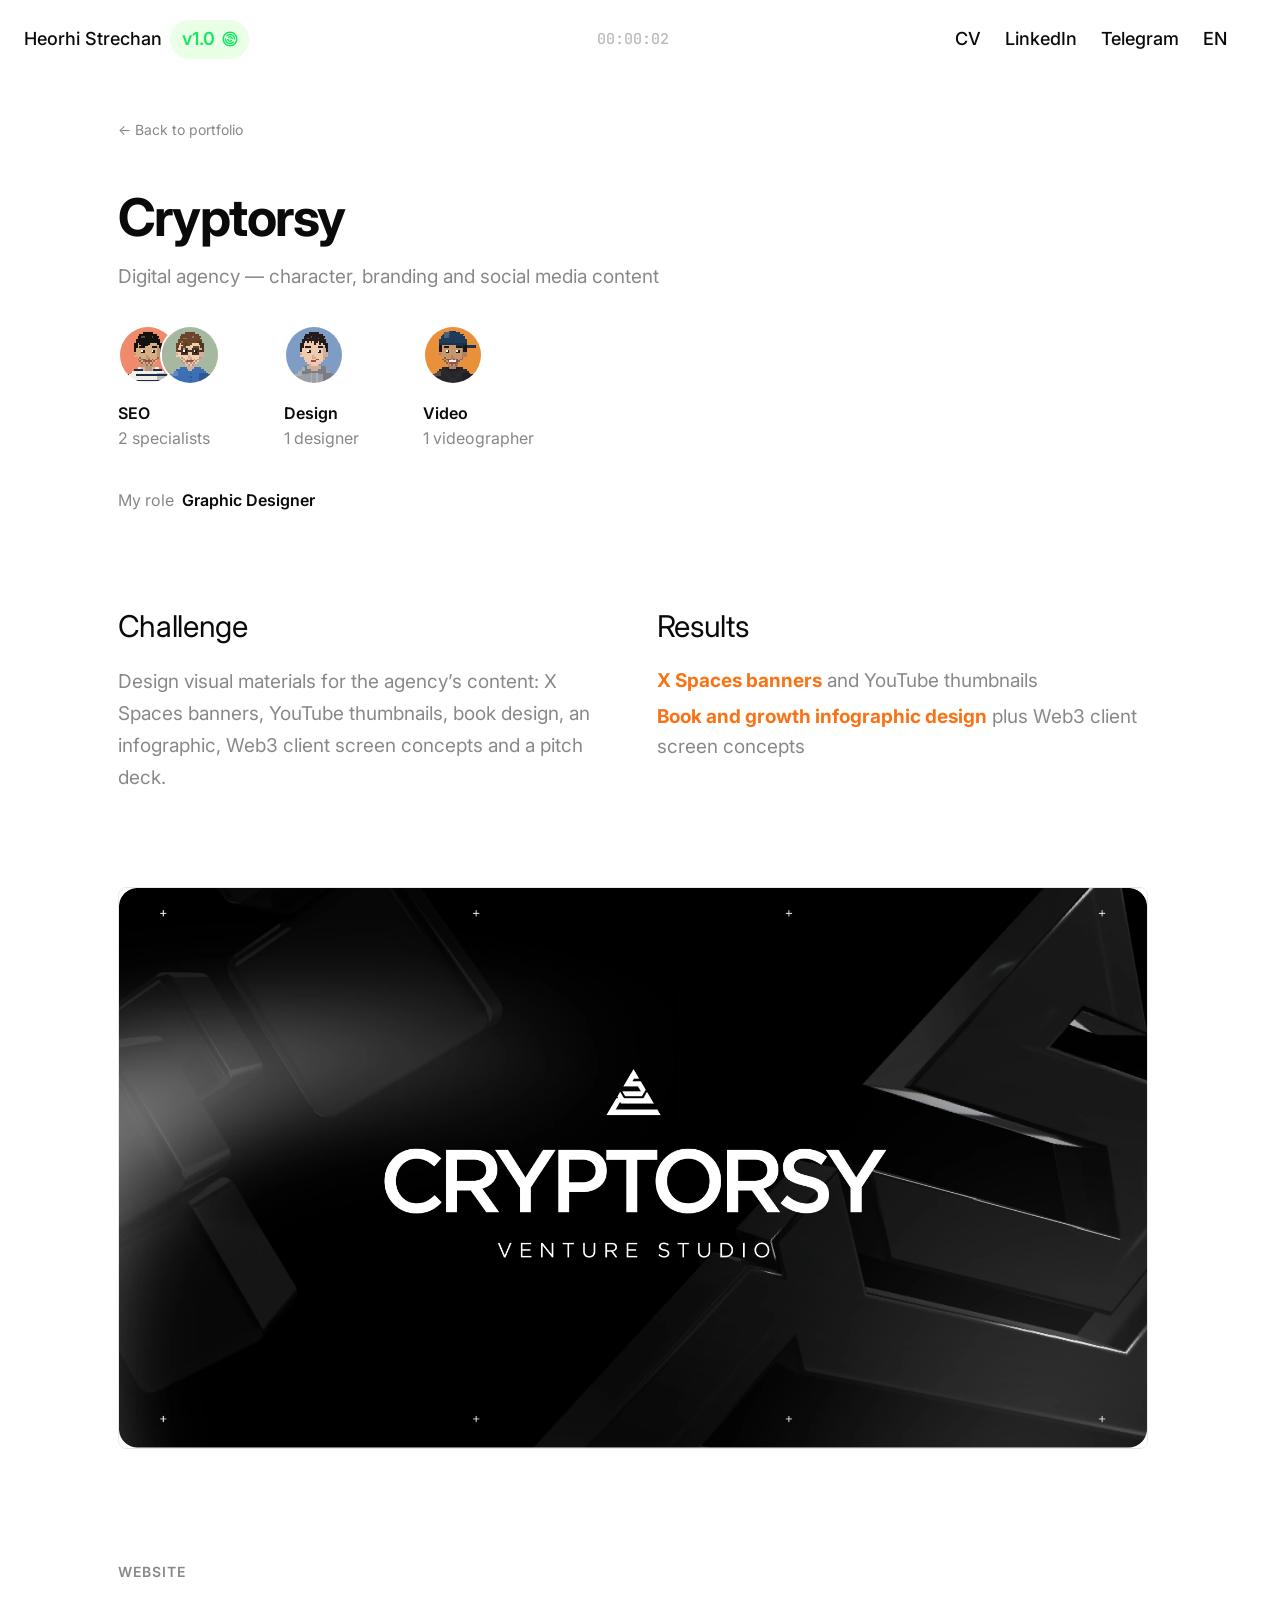
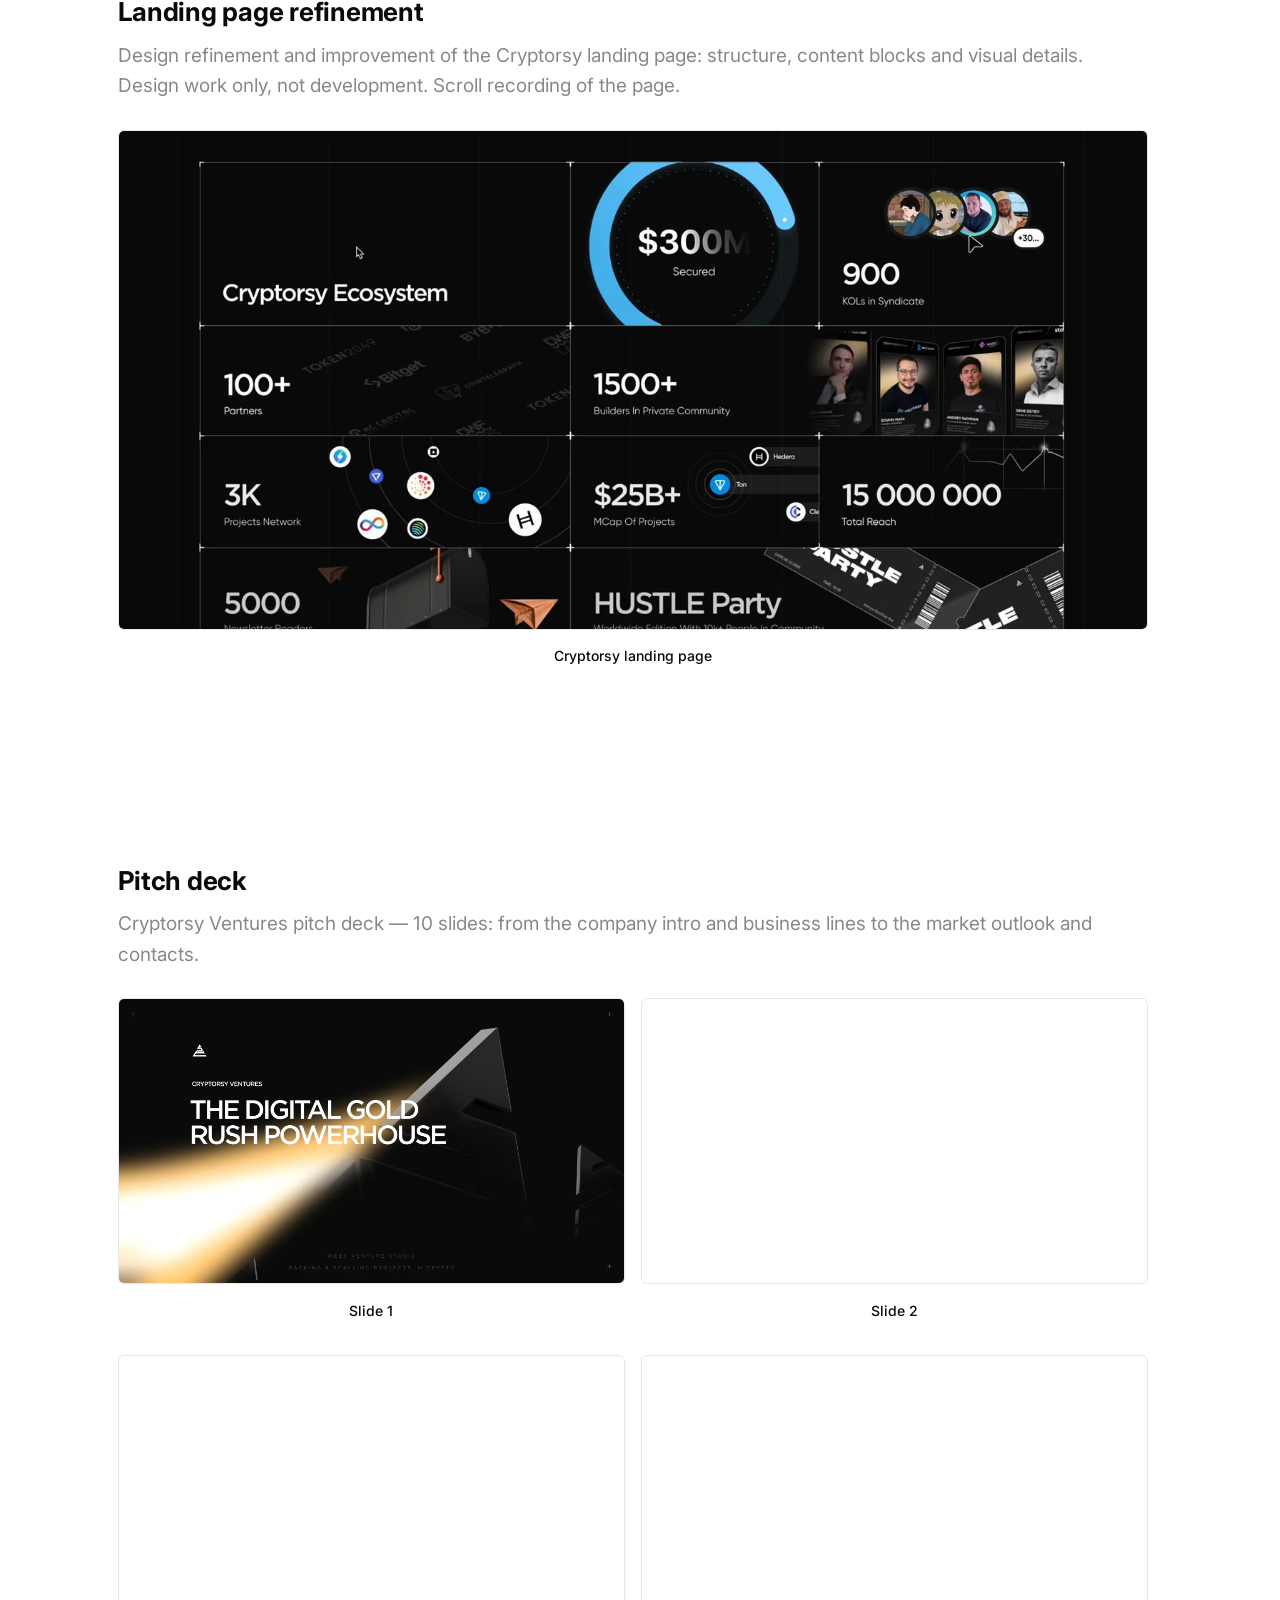
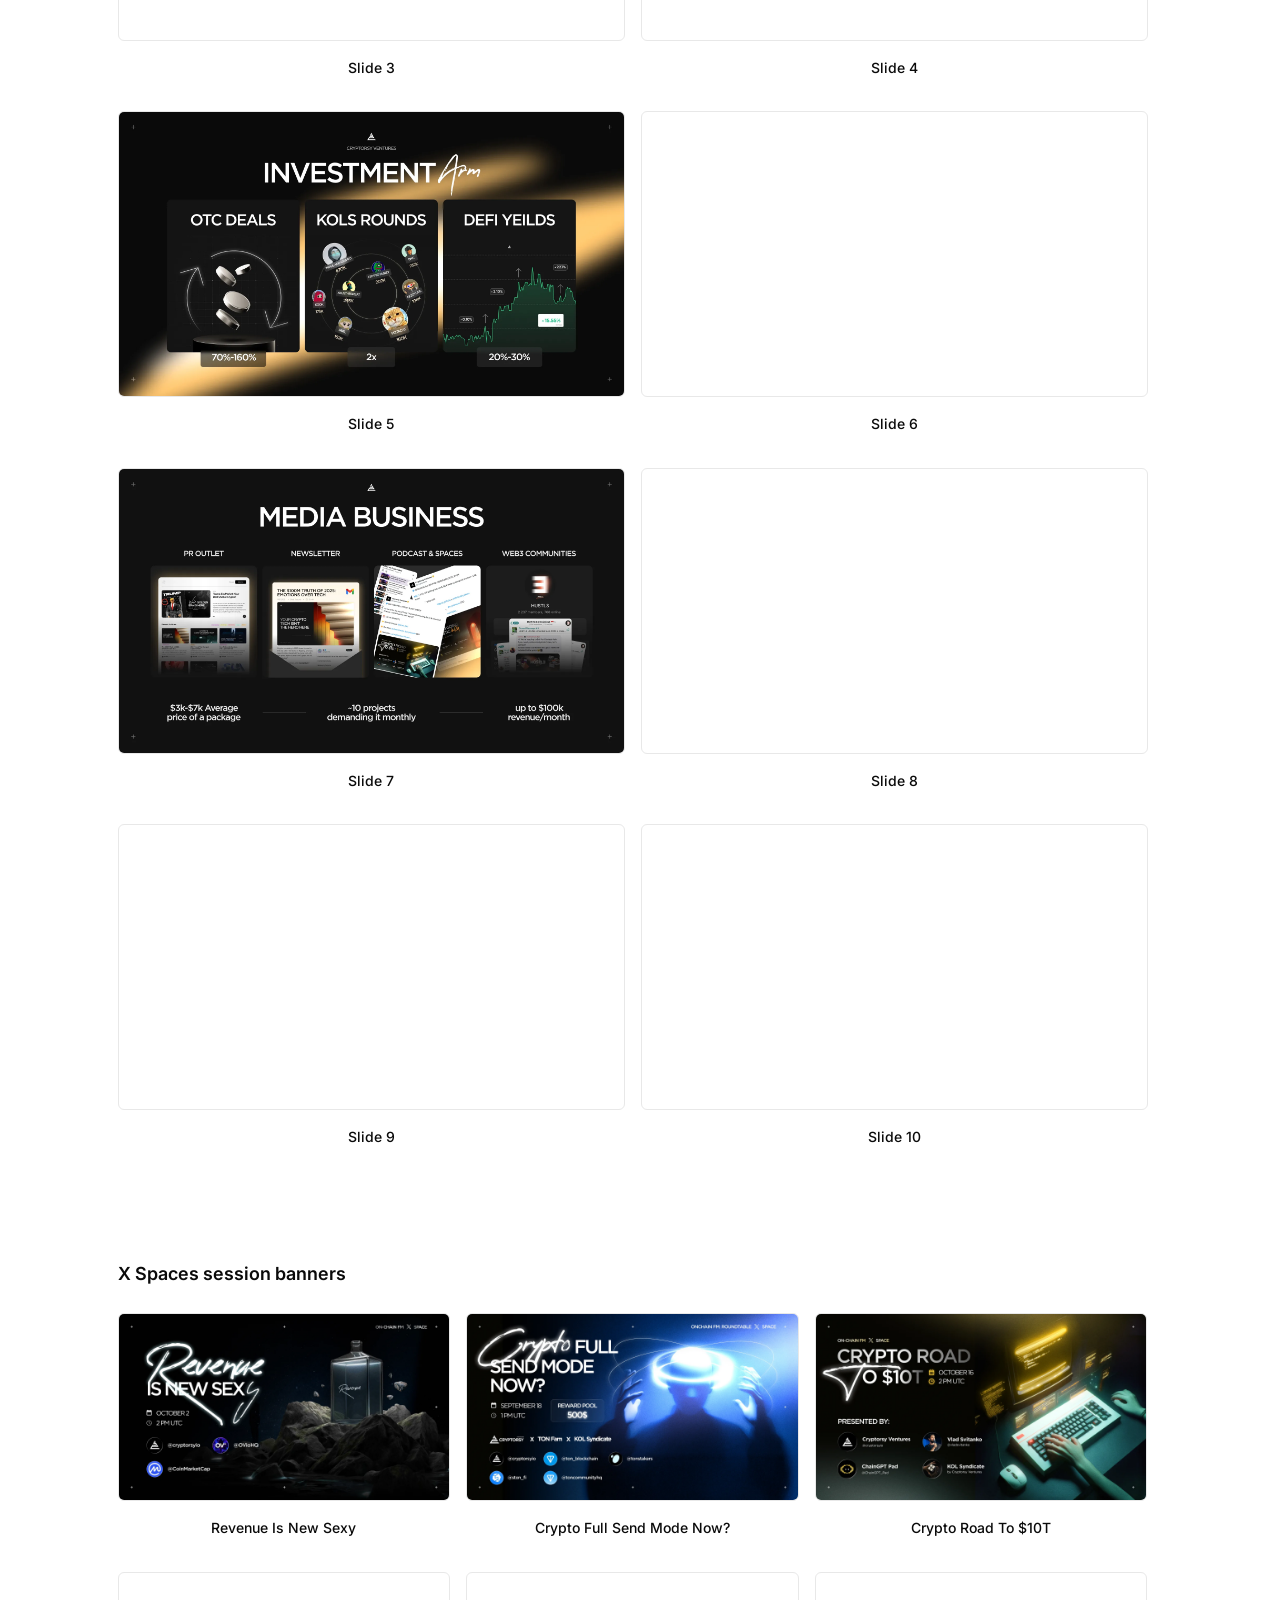
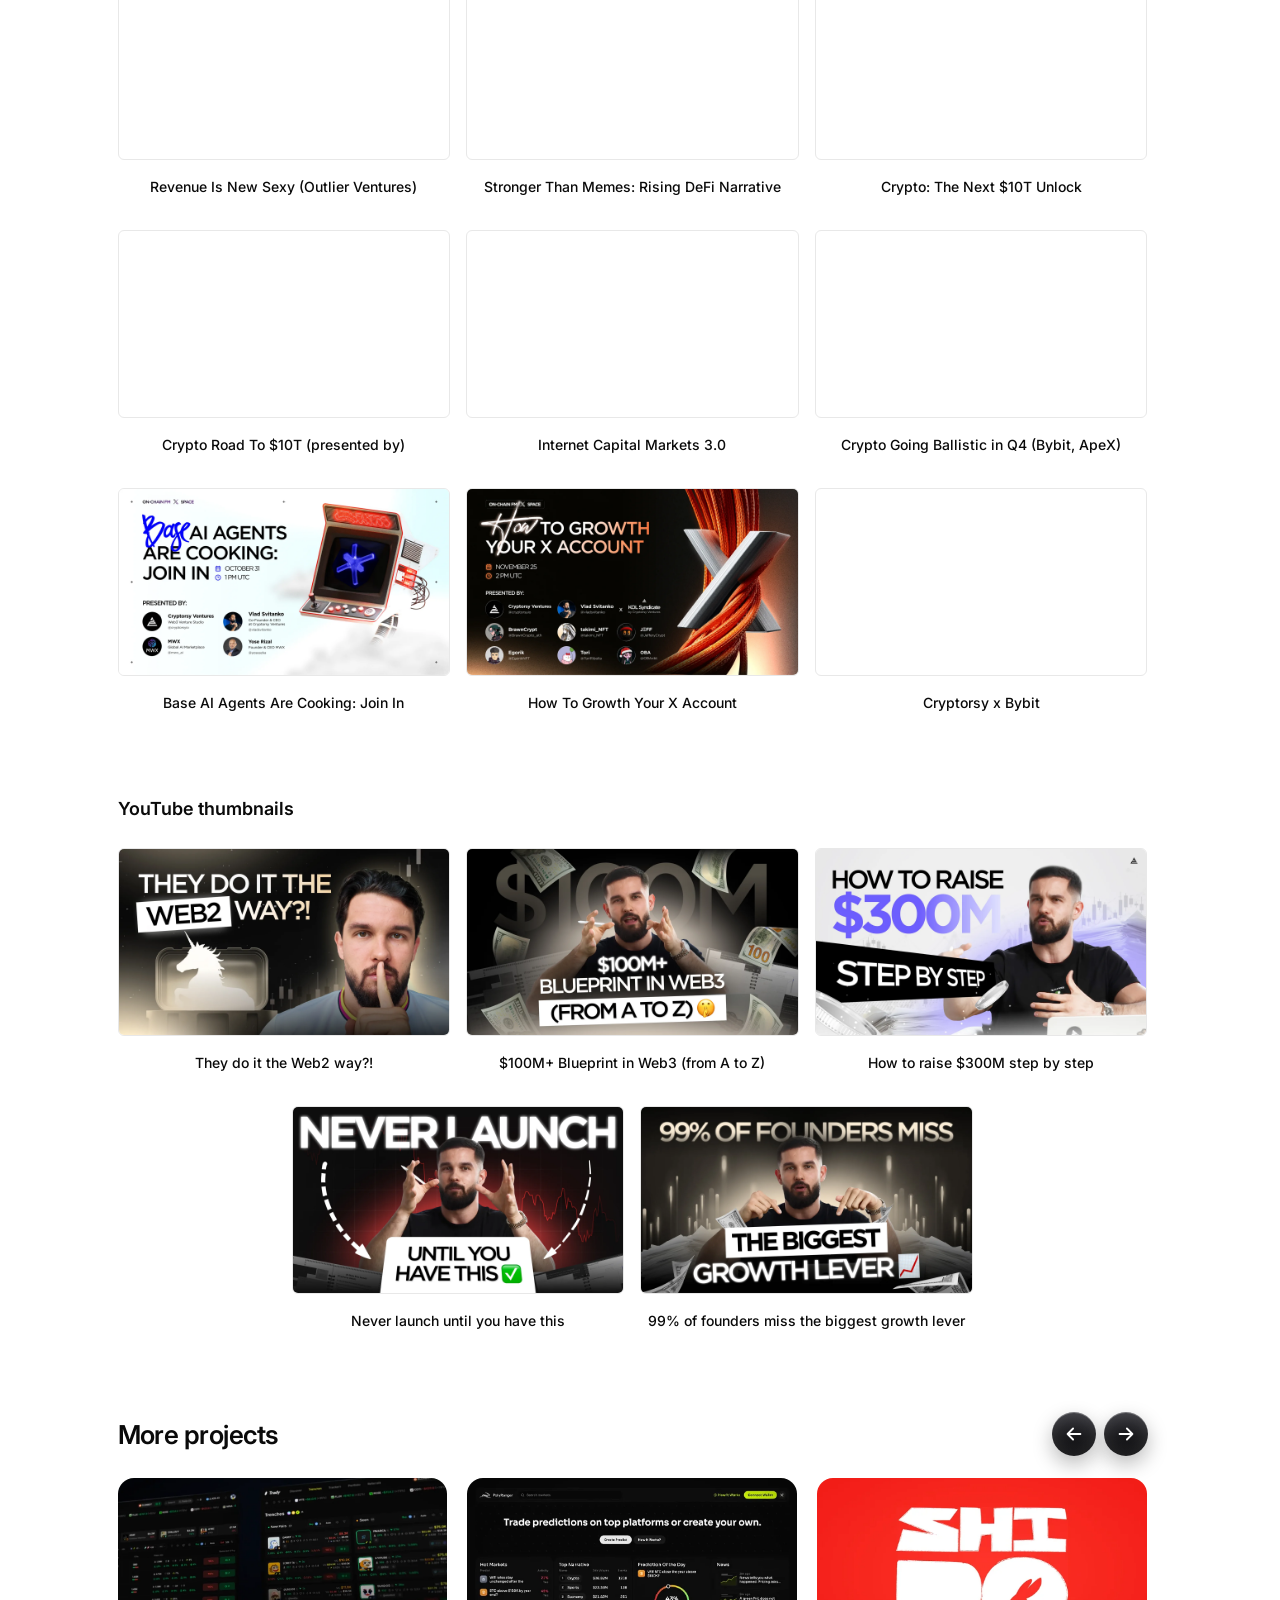
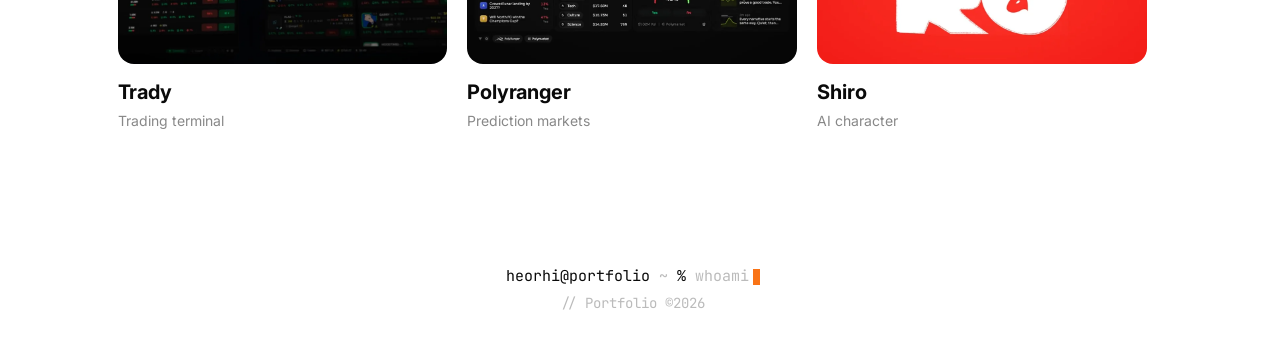
<file: cryptorsy.html>
<!DOCTYPE html>
<html lang="en">
<head>
  <meta charset="UTF-8" />
  <meta name="viewport" content="width=device-width, initial-scale=1.0" />
  <title>Cryptorsy — Heorhi Strechan</title>
  <meta name="description" content="Cryptorsy — digital agency: character, branding and social media content." />
  <meta property="og:type" content="website" />
  <meta property="og:site_name" content="Heorhi Strechan" />
  <meta property="og:title" content="Cryptorsy — Heorhi Strechan" />
  <meta property="og:description" content="Cryptorsy — digital agency: character, branding and social media content." />
  <meta property="og:url" content="https://goshastrech.github.io/cryptorsy.html" />
  <meta property="og:image" content="https://goshastrech.github.io/img/og-image-v2.jpg" />
  <meta property="og:image:width" content="1200" />
  <meta property="og:image:height" content="630" />
  <meta name="twitter:card" content="summary_large_image" />
  <meta name="twitter:title" content="Cryptorsy — Heorhi Strechan" />
  <meta name="twitter:description" content="Cryptorsy — digital agency: character, branding and social media content." />
  <meta name="twitter:image" content="https://goshastrech.github.io/img/og-image-v2.jpg" />
  <link rel="icon" type="image/png" sizes="32x32" href="img/favicon-32.png" />
  <link rel="icon" type="image/png" sizes="192x192" href="img/favicon-192.png" />
  <link rel="apple-touch-icon" href="img/apple-touch-icon.png" />
  <link rel="preconnect" href="https://fonts.googleapis.com" />
  <link rel="preconnect" href="https://fonts.gstatic.com" crossorigin />
  <link href="https://fonts.googleapis.com/css2?family=Inter:wght@400;500;600;700;800&family=JetBrains+Mono:wght@400;500;600&display=swap" rel="stylesheet" />
  <link rel="stylesheet" href="css/styles.css?v=36" />
  <link rel="stylesheet" href="css/header-transparent.css?v=2" />
  <link rel="stylesheet" href="css/trady-media.css?v=2" />
  <link rel="canonical" href="https://goshastrech.github.io/cryptorsy.html" />
  <noscript><style>.fade-in{opacity:1!important;transform:none!important}</style></noscript>
  <!-- Google Analytics -->
  <script async src="https://www.googletagmanager.com/gtag/js?id=G-NZB949SZQW"></script>
  <script>
    window.dataLayer = window.dataLayer || [];
    function gtag(){dataLayer.push(arguments);}
    gtag('js', new Date());
    gtag('config', 'G-NZB949SZQW');
  </script>
</head>
<body>

  <div id="header-root"></div>

  <div class="case">

    <a href="index.html" class="case__back fade-in"><span data-i18n-en>← Back to portfolio</span><span data-i18n-ru>← К портфолио</span></a>

    <header class="fade-in">
      <h1 class="case__title">Cryptorsy</h1>
      <p class="case__tagline">
        <span data-i18n-en>Digital agency — character, branding and social media content</span>
        <span data-i18n-ru>Диджитал&#8209;агентство — персонаж, брендинг и&nbsp;контент для соцсетей</span>
      </p>
    </header>

    <div class="case__summary-team case__summary-team--lg fade-in">
        <div class="case__team">
          <div class="team__group">
            <div class="team__avatars">
              <img class="team__avatar team__avatar--c_s1" src="img/team/pixel/c_s1.png" alt="" width="256" height="256">
              <img class="team__avatar team__avatar--c_s2" src="img/team/pixel/c_s2.png" alt="" width="256" height="256">
            </div>
            <div>
              <div class="team__role"><span data-i18n-en>SEO</span><span data-i18n-ru>SEO</span></div>
              <div class="team__count"><span data-i18n-en>2 specialists</span><span data-i18n-ru>2 специалиста</span></div>
            </div>
          </div>
          <div class="team__group">
            <div class="team__avatars">
              <img class="team__avatar team__avatar--owner" src="img/team/pixel/owner.png" alt="" width="256" height="256">
            </div>
            <div>
              <div class="team__role"><span data-i18n-en>Design</span><span data-i18n-ru>Дизайн</span></div>
              <div class="team__count"><span data-i18n-en>1 designer</span><span data-i18n-ru>1 дизайнер</span></div>
            </div>
          </div>
          <div class="team__group">
            <div class="team__avatars">
              <img class="team__avatar team__avatar--c_v" src="img/team/pixel/c_v.png" alt="" width="256" height="256">
            </div>
            <div>
              <div class="team__role"><span data-i18n-en>Video</span><span data-i18n-ru>Видео</span></div>
              <div class="team__count"><span data-i18n-en>1 videographer</span><span data-i18n-ru>1 видеограф</span></div>
            </div>
          </div>
        </div>
        <div class="case__role">
          <span class="case__role-label"><span data-i18n-en>My role</span><span data-i18n-ru>Моя роль</span></span>
          <span class="case__role-value"><span data-i18n-en>Graphic Designer</span><span data-i18n-ru>Графический дизайнер</span></span>
        </div>
    </div>

    <div class="case__overview fade-in">
      <div>
        <div class="overview__title"><span data-i18n-en>Challenge</span><span data-i18n-ru>Задача</span></div>
        <p class="overview__text">
          <span data-i18n-en>Design visual materials for the agency’s content: X Spaces banners, YouTube thumbnails, book design, an infographic, Web3 client screen concepts and a pitch deck.</span>
          <span data-i18n-ru>Подготовить визуальные материалы для контента агентства: баннеры X&nbsp;Spaces, превью для YouTube, дизайн книги, инфографику, концепты экранов для Web3&#8209;клиентов и&nbsp;питч&#8209;дек.</span>
        </p>
      </div>
      <div>
        <div class="overview__title"><span data-i18n-en>Results</span><span data-i18n-ru>Результаты</span></div>
        <div class="overview__results">
          <div class="overview__results-item"><span class="overview__results-value"><span data-i18n-en>X Spaces banners</span><span data-i18n-ru>Баннеры X Spaces</span></span> <span data-i18n-en>and YouTube thumbnails</span><span data-i18n-ru>и&nbsp;превью для YouTube</span></div>
          <div class="overview__results-item"><span class="overview__results-value"><span data-i18n-en>Book and growth infographic design</span><span data-i18n-ru>Дизайн книги и growth&#8209;инфографики</span></span> <span data-i18n-en>plus Web3 client screen concepts</span><span data-i18n-ru>и&nbsp;концепты экранов для Web3&#8209;клиентов</span></div>
        </div>
      </div>
    </div>
    <div class="case__hero case__hero--video fade-in">
      <video src="img/cryptorsy_banner.mp4" poster="img/Cryptorsy cover.webp" data-autoplay loop muted playsinline preload="none"></video>
    </div>


    <!-- Website refinement -->
    <section class="case-section fade-in" style="margin-bottom: 80px;">
      <div class="case-section__label"><span data-i18n-en>Website</span><span data-i18n-ru>Сайт</span></div>
      <h2 class="case-section__title"><span data-i18n-en>Landing page refinement</span><span data-i18n-ru>Проработка и улучшение лендинга</span></h2>
      <p class="case-section__desc">
        <span data-i18n-en>Design refinement and improvement of the Cryptorsy landing page: structure, content blocks and visual details. Design work only, not development. Scroll recording of the page.</span>
        <span data-i18n-ru>Проработка и улучшение дизайна лендинга Cryptorsy: структура, смысловые блоки и визуальные детали. Только дизайн, без разработки. Запись прокрутки страницы.</span>
      </p>
      <div class="media-row">
        <figure class="media-item media-item--wide">
          <div class="media-frame" style="aspect-ratio: 1872 / 908;"><video src="img/cryptorsy/video-landing.mp4" poster="img/posters-video/cryptorsy-landing.webp" data-autoplay loop muted playsinline preload="none"></video></div>
          <figcaption class="shot-item__name"><span data-i18n-en>Cryptorsy landing page</span><span data-i18n-ru>Лендинг Cryptorsy</span></figcaption>
        </figure>
      </div>
    </section>

    <section class="case-section fade-in" style="margin-bottom: 80px;">
      <h2 class="case-section__title"><span data-i18n-en>Pitch deck</span><span data-i18n-ru>Питч-дек</span></h2>
      <p class="case-section__desc">
        <span data-i18n-en>Cryptorsy Ventures pitch deck — 10 slides: from the company intro and business lines to the market outlook and contacts.</span>
        <span data-i18n-ru>Питч-дек Cryptorsy Ventures — 10 слайдов: от представления компании и направлений бизнеса до оценки рынка и контактов.</span>
      </p>
      <div class="grid-2 grid-2--shots">
        <figure class="shot-item">
          <button type="button" class="shot" data-lb-group="pitch" data-lb-title="Slide 1" aria-label="Slide 1: open full size"><img src="img/cryptorsy/pitch-01.webp" alt="Slide 1" loading="lazy" decoding="async" width="1920" height="1080" /></button>
          <figcaption class="shot-item__name"><span data-i18n-en>Slide 1</span><span data-i18n-ru>Слайд 1</span></figcaption>
        </figure>
        <figure class="shot-item">
          <button type="button" class="shot" data-lb-group="pitch" data-lb-title="Slide 2" aria-label="Slide 2: open full size"><img src="img/cryptorsy/pitch-02.webp" alt="Slide 2" loading="lazy" decoding="async" width="1920" height="1080" /></button>
          <figcaption class="shot-item__name"><span data-i18n-en>Slide 2</span><span data-i18n-ru>Слайд 2</span></figcaption>
        </figure>
        <figure class="shot-item">
          <button type="button" class="shot" data-lb-group="pitch" data-lb-title="Slide 3" aria-label="Slide 3: open full size"><img src="img/cryptorsy/pitch-03.webp" alt="Slide 3" loading="lazy" decoding="async" width="1920" height="1080" /></button>
          <figcaption class="shot-item__name"><span data-i18n-en>Slide 3</span><span data-i18n-ru>Слайд 3</span></figcaption>
        </figure>
        <figure class="shot-item">
          <button type="button" class="shot" data-lb-group="pitch" data-lb-title="Slide 4" aria-label="Slide 4: open full size"><img src="img/cryptorsy/pitch-04.webp" alt="Slide 4" loading="lazy" decoding="async" width="1920" height="1080" /></button>
          <figcaption class="shot-item__name"><span data-i18n-en>Slide 4</span><span data-i18n-ru>Слайд 4</span></figcaption>
        </figure>
        <figure class="shot-item">
          <button type="button" class="shot" data-lb-group="pitch" data-lb-title="Slide 5" aria-label="Slide 5: open full size"><img src="img/cryptorsy/pitch-05.webp" alt="Slide 5" loading="lazy" decoding="async" width="1920" height="1080" /></button>
          <figcaption class="shot-item__name"><span data-i18n-en>Slide 5</span><span data-i18n-ru>Слайд 5</span></figcaption>
        </figure>
        <figure class="shot-item">
          <button type="button" class="shot" data-lb-group="pitch" data-lb-title="Slide 6" aria-label="Slide 6: open full size"><img src="img/cryptorsy/pitch-06.webp" alt="Slide 6" loading="lazy" decoding="async" width="1920" height="1080" /></button>
          <figcaption class="shot-item__name"><span data-i18n-en>Slide 6</span><span data-i18n-ru>Слайд 6</span></figcaption>
        </figure>
        <figure class="shot-item">
          <button type="button" class="shot" data-lb-group="pitch" data-lb-title="Slide 7" aria-label="Slide 7: open full size"><img src="img/cryptorsy/pitch-07.webp" alt="Slide 7" loading="lazy" decoding="async" width="1920" height="1080" /></button>
          <figcaption class="shot-item__name"><span data-i18n-en>Slide 7</span><span data-i18n-ru>Слайд 7</span></figcaption>
        </figure>
        <figure class="shot-item">
          <button type="button" class="shot" data-lb-group="pitch" data-lb-title="Slide 8" aria-label="Slide 8: open full size"><img src="img/cryptorsy/pitch-08.webp" alt="Slide 8" loading="lazy" decoding="async" width="1920" height="1080" /></button>
          <figcaption class="shot-item__name"><span data-i18n-en>Slide 8</span><span data-i18n-ru>Слайд 8</span></figcaption>
        </figure>
        <figure class="shot-item">
          <button type="button" class="shot" data-lb-group="pitch" data-lb-title="Slide 9" aria-label="Slide 9: open full size"><img src="img/cryptorsy/pitch-09.webp" alt="Slide 9" loading="lazy" decoding="async" width="1920" height="1080" /></button>
          <figcaption class="shot-item__name"><span data-i18n-en>Slide 9</span><span data-i18n-ru>Слайд 9</span></figcaption>
        </figure>
        <figure class="shot-item">
          <button type="button" class="shot" data-lb-group="pitch" data-lb-title="Slide 10" aria-label="Slide 10: open full size"><img src="img/cryptorsy/pitch-10.webp" alt="Slide 10" loading="lazy" decoding="async" width="1920" height="1080" /></button>
          <figcaption class="shot-item__name"><span data-i18n-en>Slide 10</span><span data-i18n-ru>Слайд 10</span></figcaption>
        </figure>
      </div>
    </section>

    <div class="fade-in" style="margin-bottom: 80px;">
      <h2 class="shots-heading"><span data-i18n-en>X Spaces session banners</span><span data-i18n-ru>Баннеры для сессий X Spaces</span></h2>
      <div class="grid-3 grid-2--shots grid-3--banners">
        <figure class="shot-item">
          <button type="button" class="shot" data-lb-group="xspaces" data-lb-title="Revenue Is New Sexy" aria-label="Revenue Is New Sexy: open full size"><img src="img/cryptorsy/xspaces-01.webp" alt="Revenue Is New Sexy" loading="lazy" decoding="async" width="1600" height="900" /></button>
          <figcaption class="shot-item__name">Revenue Is New Sexy</figcaption>
        </figure>
        <figure class="shot-item">
          <button type="button" class="shot" data-lb-group="xspaces" data-lb-title="Crypto Full Send Mode Now?" aria-label="Crypto Full Send Mode Now?: open full size"><img src="img/cryptorsy/xspaces-02.webp" alt="Crypto Full Send Mode Now?" loading="lazy" decoding="async" width="1600" height="900" /></button>
          <figcaption class="shot-item__name">Crypto Full Send Mode Now?</figcaption>
        </figure>
        <figure class="shot-item">
          <button type="button" class="shot" data-lb-group="xspaces" data-lb-title="Crypto Road To $10T" aria-label="Crypto Road To $10T: open full size"><img src="img/cryptorsy/xspaces-04.webp" alt="Crypto Road To $10T" loading="lazy" decoding="async" width="1600" height="900" /></button>
          <figcaption class="shot-item__name">Crypto Road To $10T</figcaption>
        </figure>
        <figure class="shot-item">
          <button type="button" class="shot" data-lb-group="xspaces" data-lb-title="Revenue Is New Sexy (Outlier Ventures)" aria-label="Revenue Is New Sexy (Outlier Ventures): open full size"><img src="img/cryptorsy/xspaces-05.webp" alt="Revenue Is New Sexy (Outlier Ventures)" loading="lazy" decoding="async" width="1600" height="900" /></button>
          <figcaption class="shot-item__name">Revenue Is New Sexy (Outlier Ventures)</figcaption>
        </figure>
        <figure class="shot-item">
          <button type="button" class="shot" data-lb-group="xspaces" data-lb-title="Stronger Than Memes: Rising DeFi Narrative" aria-label="Stronger Than Memes: Rising DeFi Narrative: open full size"><img src="img/cryptorsy/xspaces-07.webp" alt="Stronger Than Memes: Rising DeFi Narrative" loading="lazy" decoding="async" width="1600" height="900" /></button>
          <figcaption class="shot-item__name">Stronger Than Memes: Rising DeFi Narrative</figcaption>
        </figure>
        <figure class="shot-item">
          <button type="button" class="shot" data-lb-group="xspaces" data-lb-title="Crypto: The Next $10T Unlock" aria-label="Crypto: The Next $10T Unlock: open full size"><img src="img/cryptorsy/xspaces-08.webp" alt="Crypto: The Next $10T Unlock" loading="lazy" decoding="async" width="1600" height="900" /></button>
          <figcaption class="shot-item__name">Crypto: The Next $10T Unlock</figcaption>
        </figure>
        <figure class="shot-item">
          <button type="button" class="shot" data-lb-group="xspaces" data-lb-title="Crypto Road To $10T (presented by)" aria-label="Crypto Road To $10T (presented by): open full size"><img src="img/cryptorsy/xspaces-09.webp" alt="Crypto Road To $10T (presented by)" loading="lazy" decoding="async" width="1600" height="900" /></button>
          <figcaption class="shot-item__name">Crypto Road To $10T (presented by)</figcaption>
        </figure>
        <figure class="shot-item">
          <button type="button" class="shot" data-lb-group="xspaces" data-lb-title="Internet Capital Markets 3.0" aria-label="Internet Capital Markets 3.0: open full size"><img src="img/cryptorsy/xspaces-10.webp" alt="Internet Capital Markets 3.0" loading="lazy" decoding="async" width="1600" height="900" /></button>
          <figcaption class="shot-item__name">Internet Capital Markets 3.0</figcaption>
        </figure>
        <figure class="shot-item">
          <button type="button" class="shot" data-lb-group="xspaces" data-lb-title="Crypto Going Ballistic in Q4 (Bybit, ApeX)" aria-label="Crypto Going Ballistic in Q4 (Bybit, ApeX): open full size"><img src="img/cryptorsy/xspaces-11.webp" alt="Crypto Going Ballistic in Q4 (Bybit, ApeX)" loading="lazy" decoding="async" width="1600" height="900" /></button>
          <figcaption class="shot-item__name">Crypto Going Ballistic in Q4 (Bybit, ApeX)</figcaption>
        </figure>
        <figure class="shot-item">
          <button type="button" class="shot" data-lb-group="xspaces" data-lb-title="Base AI Agents Are Cooking: Join In" aria-label="Base AI Agents Are Cooking: Join In: open full size"><img src="img/cryptorsy/xspaces-12.webp" alt="Base AI Agents Are Cooking: Join In" loading="lazy" decoding="async" width="1600" height="900" /></button>
          <figcaption class="shot-item__name">Base AI Agents Are Cooking: Join In</figcaption>
        </figure>
        <figure class="shot-item">
          <button type="button" class="shot" data-lb-group="xspaces" data-lb-title="How To Growth Your X Account" aria-label="How To Growth Your X Account: open full size"><img src="img/cryptorsy/xspaces-14.webp" alt="How To Growth Your X Account" loading="lazy" decoding="async" width="1600" height="900" /></button>
          <figcaption class="shot-item__name">How To Growth Your X Account</figcaption>
        </figure>
        <figure class="shot-item">
          <button type="button" class="shot" data-lb-group="xspaces" data-lb-title="Cryptorsy x Bybit" aria-label="Cryptorsy x Bybit: open full size"><img src="img/cryptorsy/xspaces-15.webp" alt="Cryptorsy x Bybit" loading="lazy" decoding="async" width="1600" height="900" /></button>
          <figcaption class="shot-item__name">Cryptorsy x Bybit</figcaption>
        </figure>
      </div>
    </div>

    <div class="fade-in" style="margin-bottom: 80px;">
      <h2 class="shots-heading"><span data-i18n-en>YouTube thumbnails</span><span data-i18n-ru>Превью для YouTube</span></h2>
      <div class="grid-3 grid-2--shots grid-3--center">
        <figure class="shot-item">
          <button type="button" class="shot" data-lb-group="youtube" data-lb-title="They do it the Web2 way?!" aria-label="They do it the Web2 way?!: open full size"><img src="img/cryptorsy/youtube-1.webp" alt="They do it the Web2 way?!" loading="lazy" decoding="async" width="1600" height="900" /></button>
          <figcaption class="shot-item__name">They do it the Web2 way?!</figcaption>
        </figure>
        <figure class="shot-item">
          <button type="button" class="shot" data-lb-group="youtube" data-lb-title="$100M+ Blueprint in Web3 (from A to Z)" aria-label="$100M+ Blueprint in Web3 (from A to Z): open full size"><img src="img/cryptorsy/youtube-2.webp" alt="$100M+ Blueprint in Web3 (from A to Z)" loading="lazy" decoding="async" width="1600" height="900" /></button>
          <figcaption class="shot-item__name">$100M+ Blueprint in Web3 (from A to Z)</figcaption>
        </figure>
        <figure class="shot-item">
          <button type="button" class="shot" data-lb-group="youtube" data-lb-title="How to raise $300M step by step" aria-label="How to raise $300M step by step: open full size"><img src="img/cryptorsy/youtube-3.webp" alt="How to raise $300M step by step" loading="lazy" decoding="async" width="1600" height="900" /></button>
          <figcaption class="shot-item__name">How to raise $300M step by step</figcaption>
        </figure>
        <figure class="shot-item">
          <button type="button" class="shot" data-lb-group="youtube" data-lb-title="Never launch until you have this" aria-label="Never launch until you have this: open full size"><img src="img/cryptorsy/youtube-5.webp" alt="Never launch until you have this" loading="lazy" decoding="async" width="1600" height="900" /></button>
          <figcaption class="shot-item__name">Never launch until you have this</figcaption>
        </figure>
        <figure class="shot-item">
          <button type="button" class="shot" data-lb-group="youtube" data-lb-title="99% of founders miss the biggest growth lever" aria-label="99% of founders miss the biggest growth lever: open full size"><img src="img/cryptorsy/youtube-6.webp" alt="99% of founders miss the biggest growth lever" loading="lazy" decoding="async" width="1600" height="900" /></button>
          <figcaption class="shot-item__name">99% of founders miss the biggest growth lever</figcaption>
        </figure>
      </div>
    </div>


  </div>

  <section class="more-projects" aria-label="More projects">
    <div class="more-projects__head">
      <h2 class="more-projects__title"><span data-i18n-en>More projects</span><span data-i18n-ru>Другие проекты</span></h2>
      <div class="more-projects__arrows">
        <button type="button" class="more-projects__arrow" data-dir="-1" aria-label="Previous"><svg viewBox="0 0 24 24" width="22" height="22" fill="none" stroke="currentColor" stroke-width="2" stroke-linecap="round" stroke-linejoin="round" aria-hidden="true"><path d="M19 12H5M11 6l-6 6 6 6"/></svg></button>
        <button type="button" class="more-projects__arrow" data-dir="1" aria-label="Next"><svg viewBox="0 0 24 24" width="22" height="22" fill="none" stroke="currentColor" stroke-width="2" stroke-linecap="round" stroke-linejoin="round" aria-hidden="true"><path d="M5 12h14M13 6l6 6-6 6"/></svg></button>
      </div>
    </div>
    <div class="more-projects__track">
      <a class="more-projects__card" href="trady.html">
        <span class="more-projects__img"><img src="img/pager/trady.webp" alt="" width="1000" height="570" loading="lazy" decoding="async"></span>
        <b>Trady</b><span class="more-projects__sub"><span data-i18n-en>Trading terminal</span><span data-i18n-ru>Торговый терминал</span></span>
      </a>
      <a class="more-projects__card" href="polyranger.html">
        <span class="more-projects__img"><img src="img/pager/polyranger.webp" alt="" width="1000" height="562" loading="lazy" decoding="async"></span>
        <b>Polyranger</b><span class="more-projects__sub"><span data-i18n-en>Prediction markets</span><span data-i18n-ru>Рынки предсказаний</span></span>
      </a>
      <a class="more-projects__card" href="shiro.html">
        <span class="more-projects__img"><img src="img/pager/shiro.webp" alt="" width="1000" height="625" loading="lazy" decoding="async"></span>
        <b>Shiro</b><span class="more-projects__sub"><span data-i18n-en>AI character</span><span data-i18n-ru>AI-персонаж</span></span>
      </a>
      <a class="more-projects__card" href="c3tch.html">
        <span class="more-projects__img"><img src="img/pager/c3tch.webp" alt="" width="1000" height="562" loading="lazy" decoding="async"></span>
        <b>C3tch</b><span class="more-projects__sub"><span data-i18n-en>Web3 networking</span><span data-i18n-ru>Web3-нетворкинг</span></span>
      </a>
      <a class="more-projects__card" href="ftlb.html">
        <span class="more-projects__img"><img src="img/pager/ftlb.webp" alt="" width="1000" height="567" loading="lazy" decoding="async"></span>
        <b>FTLB</b><span class="more-projects__sub"><span data-i18n-en>Mobile UI</span><span data-i18n-ru>Мобильный UI</span></span>
      </a>
    </div>
  </section>

  <div id="footer-root"></div>

  <script src="js/components.js?v=6"></script>
  <script src="js/main.js?v=6"></script>
  <script src="js/lightbox.js?v=6"></script>
</body>
</html>
</file>
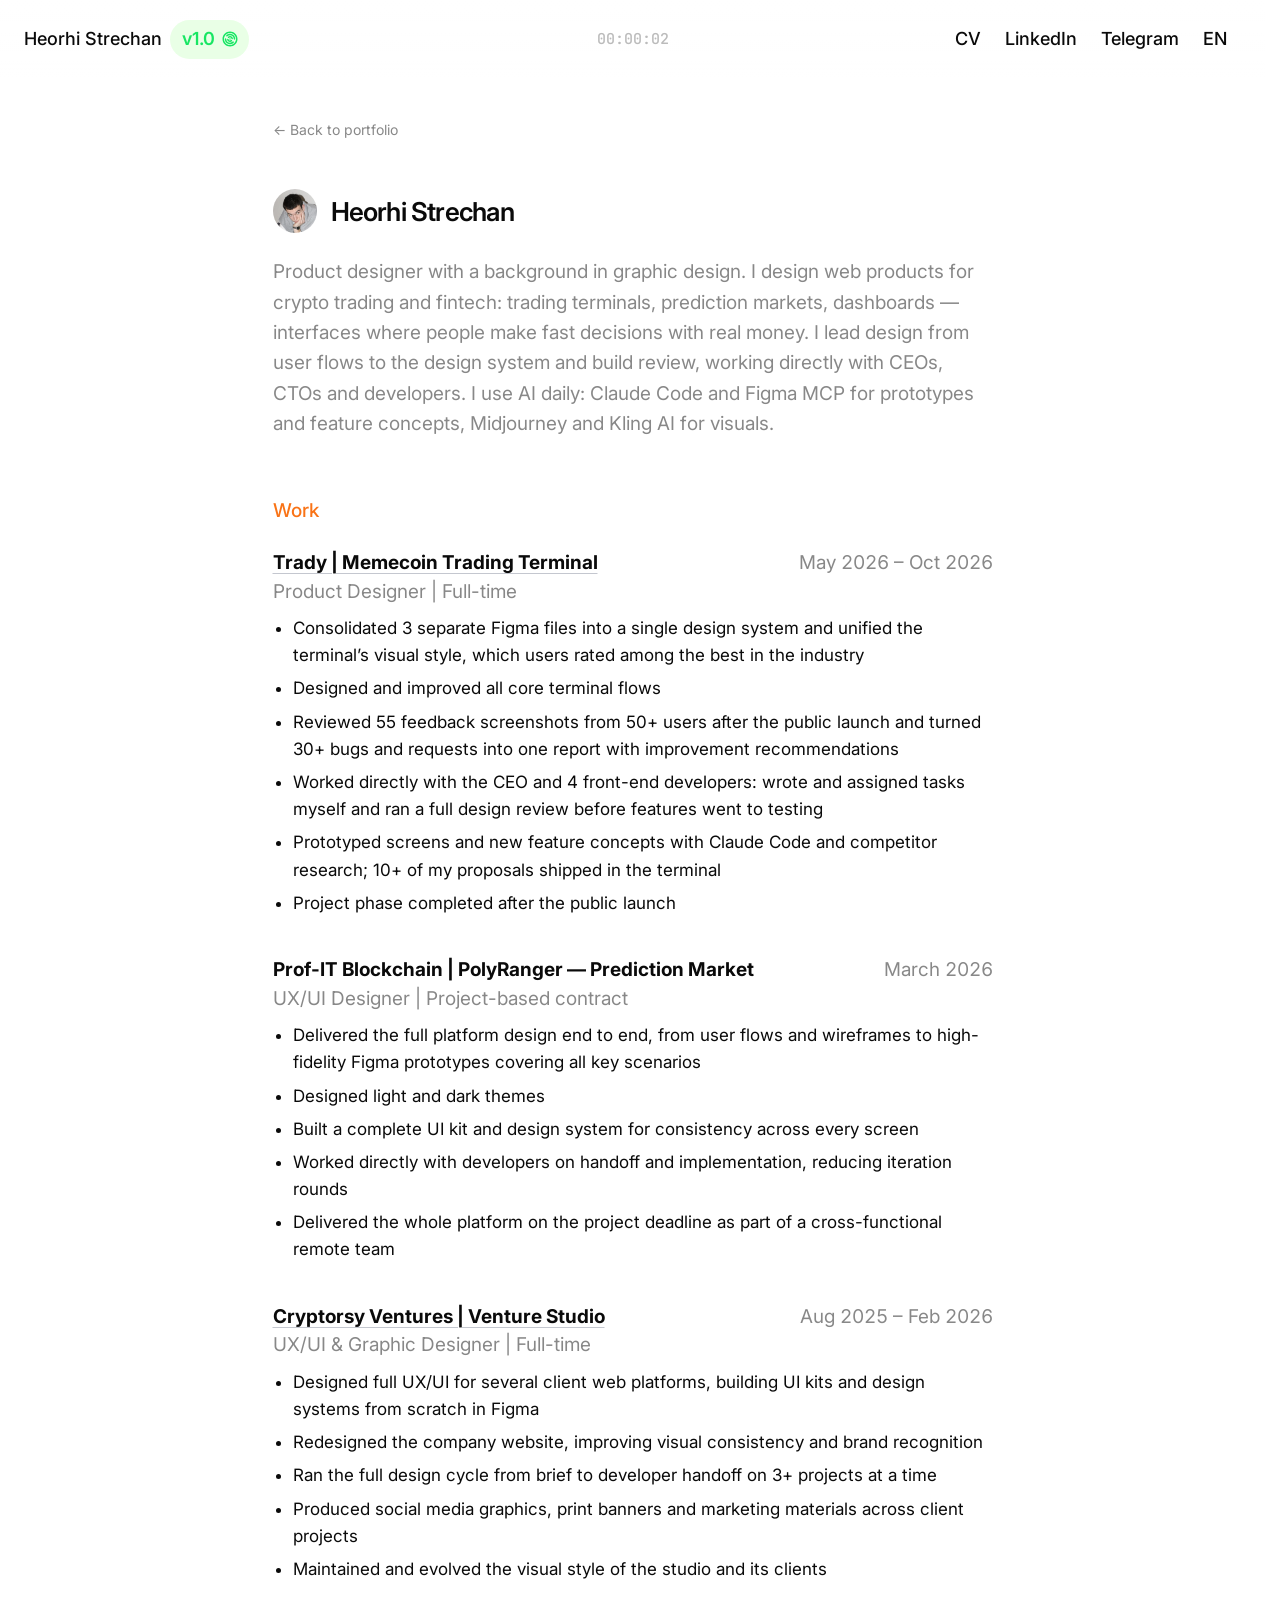
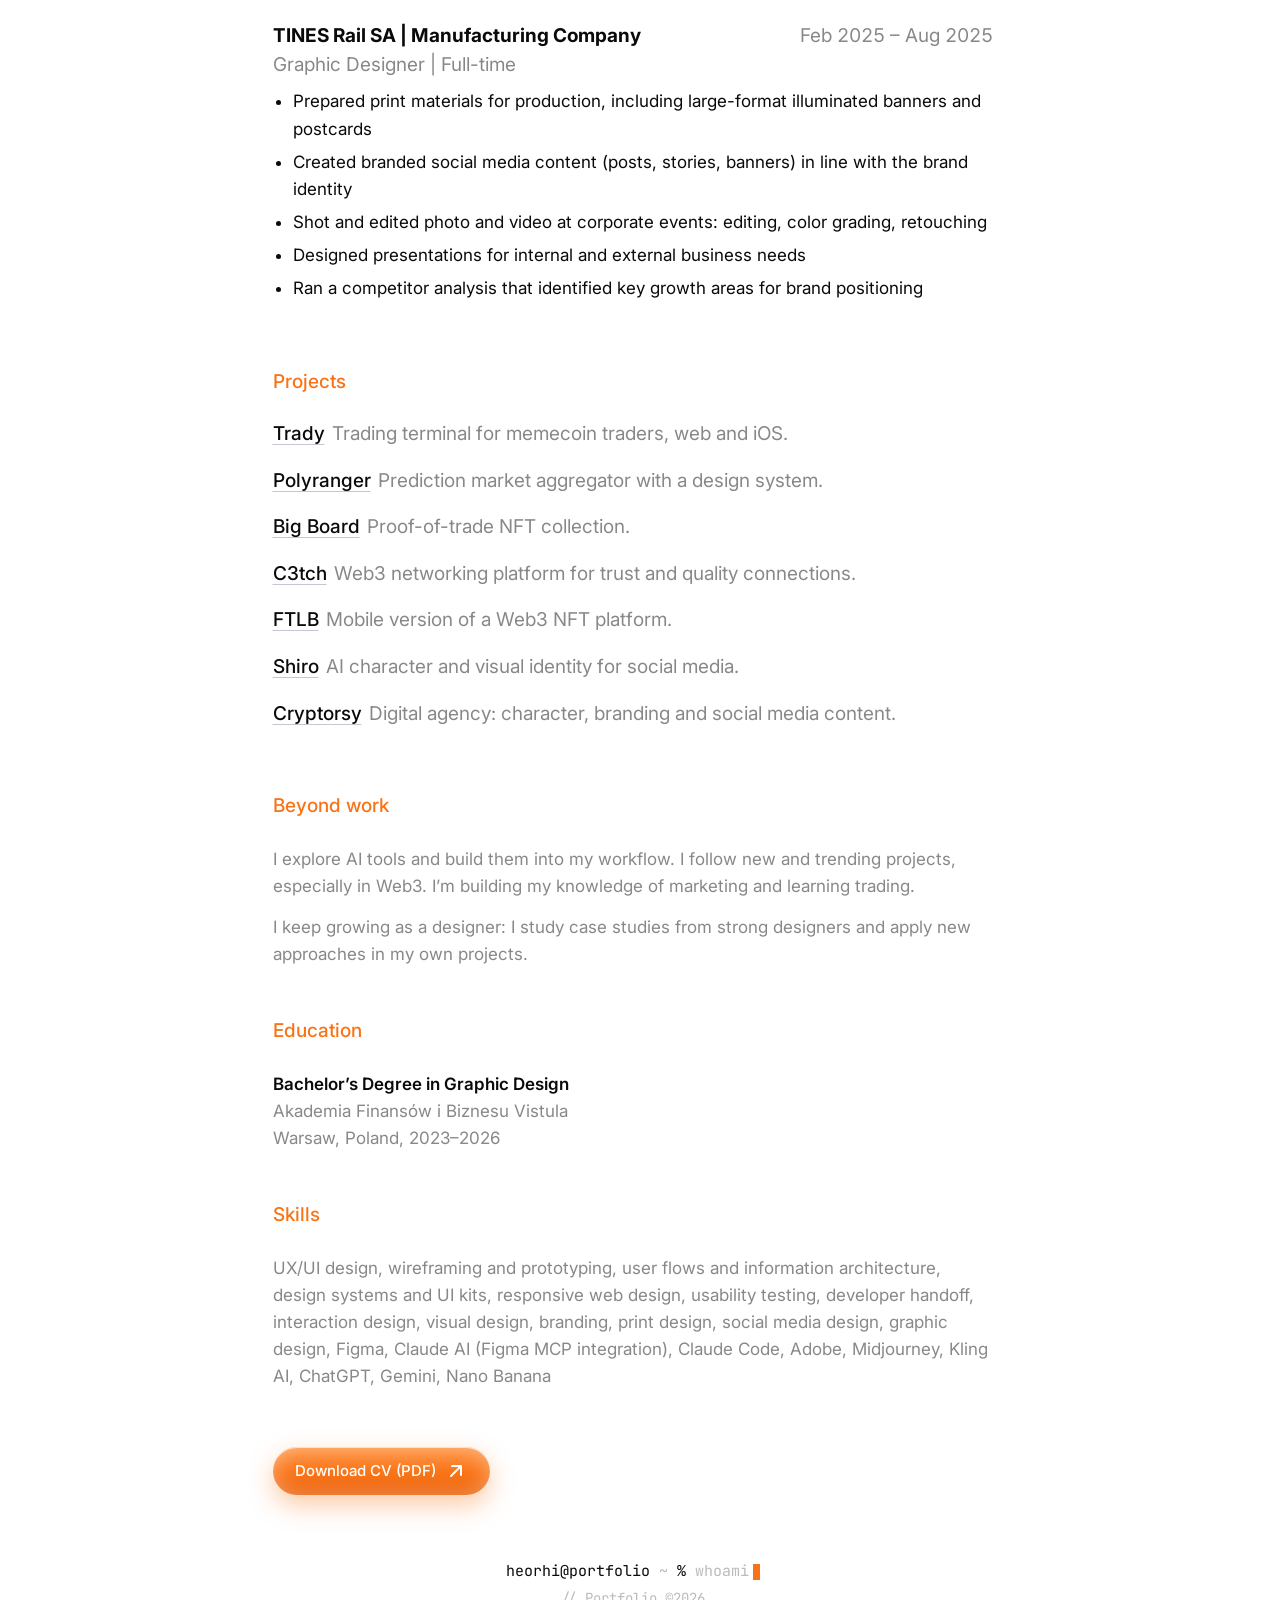
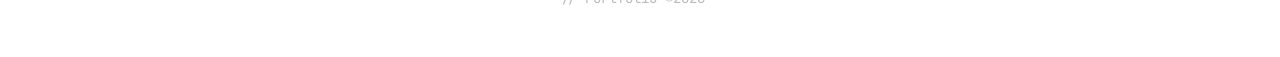
<file: cv.html>
<!DOCTYPE html>
<html lang="en">
<head>
  <meta charset="UTF-8" />
  <meta name="viewport" content="width=device-width, initial-scale=1.0" />
  <title>CV — Heorhi Strechan</title>
  <meta name="description" content="CV of Heorhi Strechan — Product Designer (UX/UI): experience, education and skills." />
  <meta property="og:type" content="website" />
  <meta property="og:site_name" content="Heorhi Strechan" />
  <meta property="og:title" content="CV — Heorhi Strechan" />
  <meta property="og:description" content="CV of Heorhi Strechan — Product Designer (UX/UI): experience, education and skills." />
  <meta property="og:url" content="https://goshastrech.github.io/cv.html" />
  <meta property="og:image" content="https://goshastrech.github.io/img/og-image-v2.jpg" />
  <meta property="og:image:width" content="1200" />
  <meta property="og:image:height" content="630" />
  <meta name="twitter:card" content="summary_large_image" />
  <meta name="twitter:title" content="CV — Heorhi Strechan" />
  <meta name="twitter:description" content="CV of Heorhi Strechan — Product Designer (UX/UI): experience, education and skills." />
  <meta name="twitter:image" content="https://goshastrech.github.io/img/og-image-v2.jpg" />
  <link rel="canonical" href="https://goshastrech.github.io/cv.html" />
  <noscript><style>.fade-in{opacity:1!important;transform:none!important}</style></noscript>
  <link rel="icon" type="image/png" sizes="32x32" href="img/favicon-32.png" />
  <link rel="icon" type="image/png" sizes="192x192" href="img/favicon-192.png" />
  <link rel="apple-touch-icon" href="img/apple-touch-icon.png" />
  <link rel="preconnect" href="https://fonts.googleapis.com" />
  <link rel="preconnect" href="https://fonts.gstatic.com" crossorigin />
  <link href="https://fonts.googleapis.com/css2?family=Inter:wght@400;500;600;700;800&family=JetBrains+Mono:wght@400;500;600&display=swap" rel="stylesheet" />
  <link rel="stylesheet" href="css/styles.css" />
  <link rel="stylesheet" href="css/cv.css?v=3" />
  <link rel="stylesheet" href="css/header-transparent.css?v=2" />
  <!-- Google Analytics -->
  <script async src="https://www.googletagmanager.com/gtag/js?id=G-NZB949SZQW"></script>
  <script>
    window.dataLayer = window.dataLayer || [];
    function gtag(){dataLayer.push(arguments);}
    gtag('js', new Date());
    gtag('config', 'G-NZB949SZQW');
  </script>
</head>
<body>

  <div id="header-root"></div>

  <div class="case">

    <div class="cv-page">
    <a href="index.html" class="case__back fade-in"><span data-i18n-en>← Back to portfolio</span><span data-i18n-ru>← К портфолио</span></a>

    <header class="fade-in">
      <div class="cv-who">
        <img class="cv-avatar" src="img/avatar-photo.webp" alt="Heorhi Strechan" width="122" height="122" decoding="async" />
        <div class="cv-who__text">
      <div class="cv-head">
        <h1 class="case__title"><span data-i18n-en>Heorhi Strechan</span><span data-i18n-ru>Стречень Георгий</span></h1>
        <!-- Иконки LinkedIn / Portfolio / почта убраны (вернуть: раскомментировать)
        <nav class="cv-links cv-links--icons" aria-label="Contacts">
          <a href="https://www.linkedin.com/in/heorhi-strechan-09a1552a1/" target="_blank" rel="noopener noreferrer" aria-label="LinkedIn" title="LinkedIn"><svg viewBox="0 0 16 16" fill="none" stroke="currentColor" stroke-width="1.4" stroke-linecap="round" stroke-linejoin="round" aria-hidden="true" focusable="false"><rect x="1.7" y="1.7" width="12.6" height="12.6" rx="2.5"/><path d="M5.2 7v4M5.2 4.9v.1M8 11V7m0 2.2c0-1.4.9-2.2 2-2.2s1.8.8 1.8 2.2V11"/></svg></a>
          <a href="index.html" aria-label="Portfolio" title="Portfolio"><svg viewBox="0 0 16 16" fill="none" stroke="currentColor" stroke-width="1.4" stroke-linecap="round" stroke-linejoin="round" aria-hidden="true" focusable="false"><rect x="1.7" y="4.7" width="12.6" height="9" rx="2"/><path d="M5.7 4.7V3.5c0-.6.4-1 1-1h2.6c.6 0 1 .4 1 1v1.2M1.7 8.7h12.6"/></svg></a>
          <a href="mailto:gosha47263@gmail.com" aria-label="Email: gosha47263@gmail.com" title="gosha47263@gmail.com"><svg viewBox="0 0 16 16" fill="none" stroke="currentColor" stroke-width="1.4" stroke-linecap="round" stroke-linejoin="round" aria-hidden="true" focusable="false"><rect x="1.7" y="3.2" width="12.6" height="9.6" rx="2"/><path d="M2.2 4.8 8 8.8l5.8-4"/></svg></a>
        </nav>
        -->
      </div>
        </div>
      </div>
      <p class="cv-summary"><span data-i18n-en>Product designer with a background in graphic design. I design web products for crypto trading and fintech: trading terminals, prediction markets, dashboards — interfaces where people make fast decisions with real money. I lead design from user flows to the design system and build review, working directly with CEOs, CTOs and developers. I use AI daily: Claude Code and Figma MCP for prototypes and feature concepts, Midjourney and Kling AI for visuals.</span><span data-i18n-ru>Продуктовый дизайнер с&nbsp;бэкграундом в&nbsp;графическом дизайне. Проектирую веб&#8209;продукты для&nbsp;криптотрейдинга и&nbsp;финтеха: торговые терминалы, рынки предсказаний, дашборды&nbsp;— интерфейсы, где люди быстро принимают решения с&nbsp;реальными деньгами. Веду дизайн от&nbsp;юзер&#8209;флоу до&nbsp;дизайн&#8209;системы и&nbsp;ревью сборки, работаю напрямую с&nbsp;CEO, CTO и&nbsp;разработчиками. Каждый день использую AI: Claude Code и&nbsp;Figma MCP для&nbsp;прототипов и&nbsp;концептов фич, Midjourney и&nbsp;Kling AI для&nbsp;визуала.</span></p>
    </header>

    <div class="cv-lists fade-in">
      <section class="cv-list">
        <h2 class="cv-list__title"><span data-i18n-en>Work</span><span data-i18n-ru>Опыт</span></h2>
        <ul class="cv-work">
          <li class="cv-item">
            <div class="cv-row"><span class="cv-row__main"><a class="cv-row__name" href="trady.html"><span data-i18n-en>Trady | Memecoin Trading Terminal</span><span data-i18n-ru>Trady | Терминал для&nbsp;торговли мемкоинами</span></a><span class="cv-row__text"><span data-i18n-en>Product Designer | Full-time</span><span data-i18n-ru>Продуктовый дизайнер | Full&#8209;time</span></span></span><span class="cv-row__date"><span data-i18n-en>May&nbsp;2026&nbsp;– Oct&nbsp;2026</span><span data-i18n-ru>Май&nbsp;2026&nbsp;– Октябрь&nbsp;2026</span></span></div>
            <ul class="cv-desc">
              <li><span data-i18n-en>Consolidated 3 separate Figma files into a single design system and unified the terminal’s visual style, which users rated among the best in the industry</span><span data-i18n-ru>Собрал единую дизайн&#8209;систему из&nbsp;3 разных файлов. Привёл общий вид терминала к&nbsp;единому стилю, который пользователи оценили как один из&nbsp;лучших в&nbsp;индустрии</span></li>
              <li><span data-i18n-en>Designed and improved all core terminal flows</span><span data-i18n-ru>Спроектировал и&nbsp;улучшил все основные флоу терминала</span></li>
              <li><span data-i18n-en>Reviewed 55 feedback screenshots from 50+ users after the public launch and turned 30+ bugs and requests into one report with improvement recommendations</span><span data-i18n-ru>Разобрал 55 скриншотов отзывов от&nbsp;50+ пользователей после публичного запуска. Собрал 30+ багов и&nbsp;предложений в&nbsp;единый отчёт с&nbsp;рекомендациями по&nbsp;улучшению</span></li>
              <li><span data-i18n-en>Worked directly with the CEO and 4 front-end developers: wrote and assigned tasks myself and ran a full design review before features went to testing</span><span data-i18n-ru>Работал напрямую с&nbsp;CEO и&nbsp;4 фронтенд&#8209;разработчиками. Сам ставил и&nbsp;расписывал задачи, проводил полное ревью перед отправкой в&nbsp;тестинг</span></li>
              <li><span data-i18n-en>Prototyped screens and new feature concepts with Claude Code and competitor research; 10+ of my proposals shipped in the terminal</span><span data-i18n-ru>Делал макеты экранов и&nbsp;концепты новых фич с&nbsp;помощью Claude Code и&nbsp;анализа конкурентов. 10+ моих предложений запустились в&nbsp;терминале</span></li>
              <li><span data-i18n-en>Project phase completed after the public launch</span><span data-i18n-ru>Фаза проекта завершилась после публичного запуска</span></li>
            </ul>
          </li>
          <li class="cv-item">
            <div class="cv-row"><span class="cv-row__main"><span class="cv-row__name"><span data-i18n-en>Prof-IT Blockchain | PolyRanger — Prediction Market</span><span data-i18n-ru>Prof&#8209;IT Blockchain | PolyRanger&nbsp;— рынки предсказаний</span></span><span class="cv-row__text"><span data-i18n-en>UX/UI Designer | Project-based contract</span><span data-i18n-ru>UX/UI дизайнер | Проектный контракт</span></span></span><span class="cv-row__date"><span data-i18n-en>March&nbsp;2026</span><span data-i18n-ru>Март&nbsp;2026</span></span></div>
            <ul class="cv-desc">
              <li><span data-i18n-en>Delivered the full platform design end to end, from user flows and wireframes to high-fidelity Figma prototypes covering all key scenarios</span><span data-i18n-ru>Провёл дизайн платформы под ключ: от&nbsp;юзер&#8209;флоу и&nbsp;вайрфреймов до&nbsp;hi&#8209;fi прототипов в&nbsp;Figma, покрыв все ключевые сценарии</span></li>
              <li><span data-i18n-en>Designed light and dark themes</span><span data-i18n-ru>Разработал светлую и&nbsp;тёмную темы</span></li>
              <li><span data-i18n-en>Built a complete UI kit and design system for consistency across every screen</span><span data-i18n-ru>Собрал полноценный UI Kit и&nbsp;дизайн&#8209;систему, обеспечив консистентность на&nbsp;всех экранах</span></li>
              <li><span data-i18n-en>Worked directly with developers on handoff and implementation, reducing iteration rounds</span><span data-i18n-ru>Работал напрямую с&nbsp;разработчиками на&nbsp;хэндоффе и&nbsp;внедрении, сократив количество итераций</span></li>
              <li><span data-i18n-en>Delivered the whole platform on the project deadline as part of a cross-functional remote team</span><span data-i18n-ru>Сдал дизайн всей платформы в&nbsp;срок проекта в&nbsp;кросс&#8209;функциональной удалённой команде</span></li>
            </ul>
          </li>
          <li class="cv-item">
            <div class="cv-row"><span class="cv-row__main"><a class="cv-row__name" href="cryptorsy.html"><span data-i18n-en>Cryptorsy Ventures | Venture Studio</span><span data-i18n-ru>Cryptorsy Ventures | Венчурная студия</span></a><span class="cv-row__text"><span data-i18n-en>UX/UI &amp; Graphic Designer | Full-time</span><span data-i18n-ru>UX/UI и&nbsp;графический дизайнер | Full&#8209;time</span></span></span><span class="cv-row__date"><span data-i18n-en>Aug&nbsp;2025&nbsp;– Feb&nbsp;2026</span><span data-i18n-ru>Август&nbsp;2025&nbsp;– Февраль&nbsp;2026</span></span></div>
            <ul class="cv-desc">
              <li><span data-i18n-en>Designed full UX/UI for several client web platforms, building UI kits and design systems from scratch in Figma</span><span data-i18n-ru>Спроектировал полный UX/UI для&nbsp;нескольких клиентских веб&#8209;платформ, создавая UI Kit и&nbsp;дизайн&#8209;системы с&nbsp;нуля в&nbsp;Figma</span></li>
              <li><span data-i18n-en>Redesigned the company website, improving visual consistency and brand recognition</span><span data-i18n-ru>Обновил сайт компании, повысив визуальную консистентность и&nbsp;узнаваемость бренда</span></li>
              <li><span data-i18n-en>Ran the full design cycle from brief to developer handoff on 3+ projects at a time</span><span data-i18n-ru>Вёл полный цикл дизайна от&nbsp;брифа до&nbsp;хэндоффа разработчикам на&nbsp;3+ проектах одновременно</span></li>
              <li><span data-i18n-en>Produced social media graphics, print banners and marketing materials across client projects</span><span data-i18n-ru>Готовил графику для&nbsp;соцсетей, баннеры для&nbsp;печати и&nbsp;маркетинговые материалы для&nbsp;клиентских проектов</span></li>
              <li><span data-i18n-en>Maintained and evolved the visual style of the studio and its clients</span><span data-i18n-ru>Поддерживал и&nbsp;развивал визуальный стиль студии и&nbsp;клиентов</span></li>
            </ul>
          </li>
          <li class="cv-item">
            <div class="cv-row"><span class="cv-row__main"><span class="cv-row__name"><span data-i18n-en>TINES Rail SA | Manufacturing Company</span><span data-i18n-ru>TINES Rail SA | Производство</span></span><span class="cv-row__text"><span data-i18n-en>Graphic Designer | Full-time</span><span data-i18n-ru>Графический дизайнер | Full&#8209;time</span></span></span><span class="cv-row__date"><span data-i18n-en>Feb&nbsp;2025&nbsp;– Aug&nbsp;2025</span><span data-i18n-ru>Февраль&nbsp;2025&nbsp;– Август&nbsp;2025</span></span></div>
            <ul class="cv-desc">
              <li><span data-i18n-en>Prepared print materials for production, including large-format illuminated banners and postcards</span><span data-i18n-ru>Готовил печатные материалы к&nbsp;производству, включая крупноформатные световые баннеры и&nbsp;открытки</span></li>
              <li><span data-i18n-en>Created branded social media content (posts, stories, banners) in line with the brand identity</span><span data-i18n-ru>Создавал брендированный контент для&nbsp;соцсетей: посты, сторис и&nbsp;баннеры в&nbsp;рамках айдентики бренда</span></li>
              <li><span data-i18n-en>Shot and edited photo and video at corporate events: editing, color grading, retouching</span><span data-i18n-ru>Снимал фото и&nbsp;видео на&nbsp;корпоративных мероприятиях: монтаж, цветокоррекция, ретушь</span></li>
              <li><span data-i18n-en>Designed presentations for internal and external business needs</span><span data-i18n-ru>Готовил презентации для&nbsp;внутренних и&nbsp;внешних бизнес&#8209;задач</span></li>
              <li><span data-i18n-en>Ran a competitor analysis that identified key growth areas for brand positioning</span><span data-i18n-ru>Провёл анализ конкурентов и&nbsp;выделил точки роста для&nbsp;позиционирования бренда</span></li>
            </ul>
          </li>
        </ul>
      </section>
      <section class="cv-list">
        <h2 class="cv-list__title"><span data-i18n-en>Projects</span><span data-i18n-ru>Проекты</span></h2>
        <ul>
          <li class="cv-row"><span class="cv-row__main"><a class="cv-row__name" href="trady.html" data-preview="trady">Trady</a><span class="cv-row__text"><span data-i18n-en>Trading terminal for memecoin traders, web and iOS.</span><span data-i18n-ru>Торговый терминал для мемкоин&#8209;трейдеров, веб и&nbsp;iOS.</span></span></span></li>
          <li class="cv-row"><span class="cv-row__main"><a class="cv-row__name" href="polyranger.html" data-preview="polyranger">Polyranger</a><span class="cv-row__text"><span data-i18n-en>Prediction market aggregator with a design system.</span><span data-i18n-ru>Агрегатор рынков предсказаний с&nbsp;дизайн&#8209;системой.</span></span></span></li>
          <li class="cv-row"><span class="cv-row__main"><a class="cv-row__name" href="index.html#project-big-board" data-preview="big-board">Big Board</a><span class="cv-row__text"><span data-i18n-en>Proof-of-trade NFT collection.</span><span data-i18n-ru>NFT&#8209;коллекция proof&#8209;of&#8209;trade.</span></span></span></li>
          <li class="cv-row"><span class="cv-row__main"><a class="cv-row__name" href="c3tch.html" data-preview="c3tch">C3tch</a><span class="cv-row__text"><span data-i18n-en>Web3 networking platform for trust and quality connections.</span><span data-i18n-ru>Web3&#8209;платформа для нетворкинга: доверие и&nbsp;качественные связи.</span></span></span></li>
          <li class="cv-row"><span class="cv-row__main"><a class="cv-row__name" href="ftlb.html" data-preview="ftlb">FTLB</a><span class="cv-row__text"><span data-i18n-en>Mobile version of a Web3 NFT platform.</span><span data-i18n-ru>Мобильная версия Web3 NFT&#8209;платформы.</span></span></span></li>
          <li class="cv-row"><span class="cv-row__main"><a class="cv-row__name" href="shiro.html" data-preview="shiro">Shiro</a><span class="cv-row__text"><span data-i18n-en>AI character and visual identity for social media.</span><span data-i18n-ru>AI&#8209;персонаж и&nbsp;визуальная айдентика для соцсетей.</span></span></span></li>
          <li class="cv-row"><span class="cv-row__main"><a class="cv-row__name" href="cryptorsy.html" data-preview="cryptorsy">Cryptorsy</a><span class="cv-row__text"><span data-i18n-en>Digital agency: character, branding and social media content.</span><span data-i18n-ru>Digital&#8209;агентство: персонаж, брендинг и&nbsp;контент для соцсетей.</span></span></span></li>
        </ul>
      </section>
    </div>

    <div class="cv-lists cv-lists--after fade-in">
      <section class="cv-list cv-text">
        <h2 class="cv-list__title"><span data-i18n-en>Beyond work</span><span data-i18n-ru>Вне работы</span></h2>
        <p><span data-i18n-en>I explore AI tools and build them into my workflow. I follow new and trending projects, especially in Web3. I’m building my knowledge of marketing and learning trading.</span><span data-i18n-ru>Занимаюсь изучением AI&#8209;инструментов и&nbsp;интеграции их в&nbsp;свою работу. Слежу за&nbsp;новыми и&nbsp;популярными проектами, особенно в&nbsp;Web3&#8209;индустрии. Прокачиваю знания в&nbsp;маркетинге и&nbsp;изучаю трейдинг.</span></p>
        <p><span data-i18n-en>I keep growing as a designer: I study case studies from strong designers and apply new approaches in my own projects.</span><span data-i18n-ru>Постоянно развиваюсь как дизайнер: разбираю кейсы сильных специалистов и&nbsp;применяю новые подходы в&nbsp;своих проектах.</span></p>
      </section>
      <section class="cv-list cv-text">
        <h2 class="cv-list__title"><span data-i18n-en>Education</span><span data-i18n-ru>Учился</span></h2>
        <p><b><span data-i18n-en>Bachelor’s Degree in Graphic Design</span><span data-i18n-ru>Бакалавр по&nbsp;графическому дизайну</span></b>Akademia Finansów i Biznesu Vistula<br /><span data-i18n-en>Warsaw, Poland, 2023–2026</span><span data-i18n-ru>Польша, Варшава, 2023–2026</span></p>
      </section>
      <section class="cv-list cv-text">
        <h2 class="cv-list__title"><span data-i18n-en>Skills</span><span data-i18n-ru>Навыки</span></h2>
        <p><span data-i18n-en>UX/UI design, wireframing and prototyping, user flows and information architecture, design systems and UI kits, responsive web design, usability testing, developer handoff, interaction design, visual design, branding, print design, social media design, graphic design, Figma, Claude AI (Figma MCP integration), Claude Code, Adobe, Midjourney, Kling AI, ChatGPT, Gemini, Nano Banana</span><span data-i18n-ru>UX/UI дизайн, вайрфрейминг и&nbsp;прототипирование, юзер&#8209;флоу и&nbsp;информационная архитектура, дизайн&#8209;системы и&nbsp;UI Kit, адаптивный веб&#8209;дизайн, юзабилити&#8209;тестирование, хэндофф в&nbsp;разработку, интеракшн&#8209;дизайн, визуальный дизайн, брендинг, полиграфия, дизайн для&nbsp;соцсетей, графический дизайн, Figma, Claude AI (интеграция с&nbsp;Figma MCP), Claude Code, Adobe, Midjourney, Kling AI, ChatGPT, Nano Banana, Gemini</span></p>
      </section>
    </div>

    <div class="cv-download fade-in">
      <a href="https://drive.google.com/drive/folders/1APM6lMsGe1VgUunyU6ZgIQzqjWvOrStx?usp=sharing" target="_blank" rel="noopener noreferrer" class="project-btn">
        <span data-i18n-en>Download CV (PDF)</span><span data-i18n-ru>Скачать резюме (PDF)</span>
        <svg class="project-btn__icon" viewBox="0 0 24 24" fill="none" aria-hidden="true"><path d="M7 17L17 7M8 7h9v9"/></svg>
      </a>
    </div>
    </div>

  </div>

  <div id="footer-root"></div>

  <script src="js/components.js?v=6"></script>
  <script src="js/main.js?v=6"></script>
  <script src="js/cv-preview.js?v=4" defer></script>
</body>
</html>
</file>
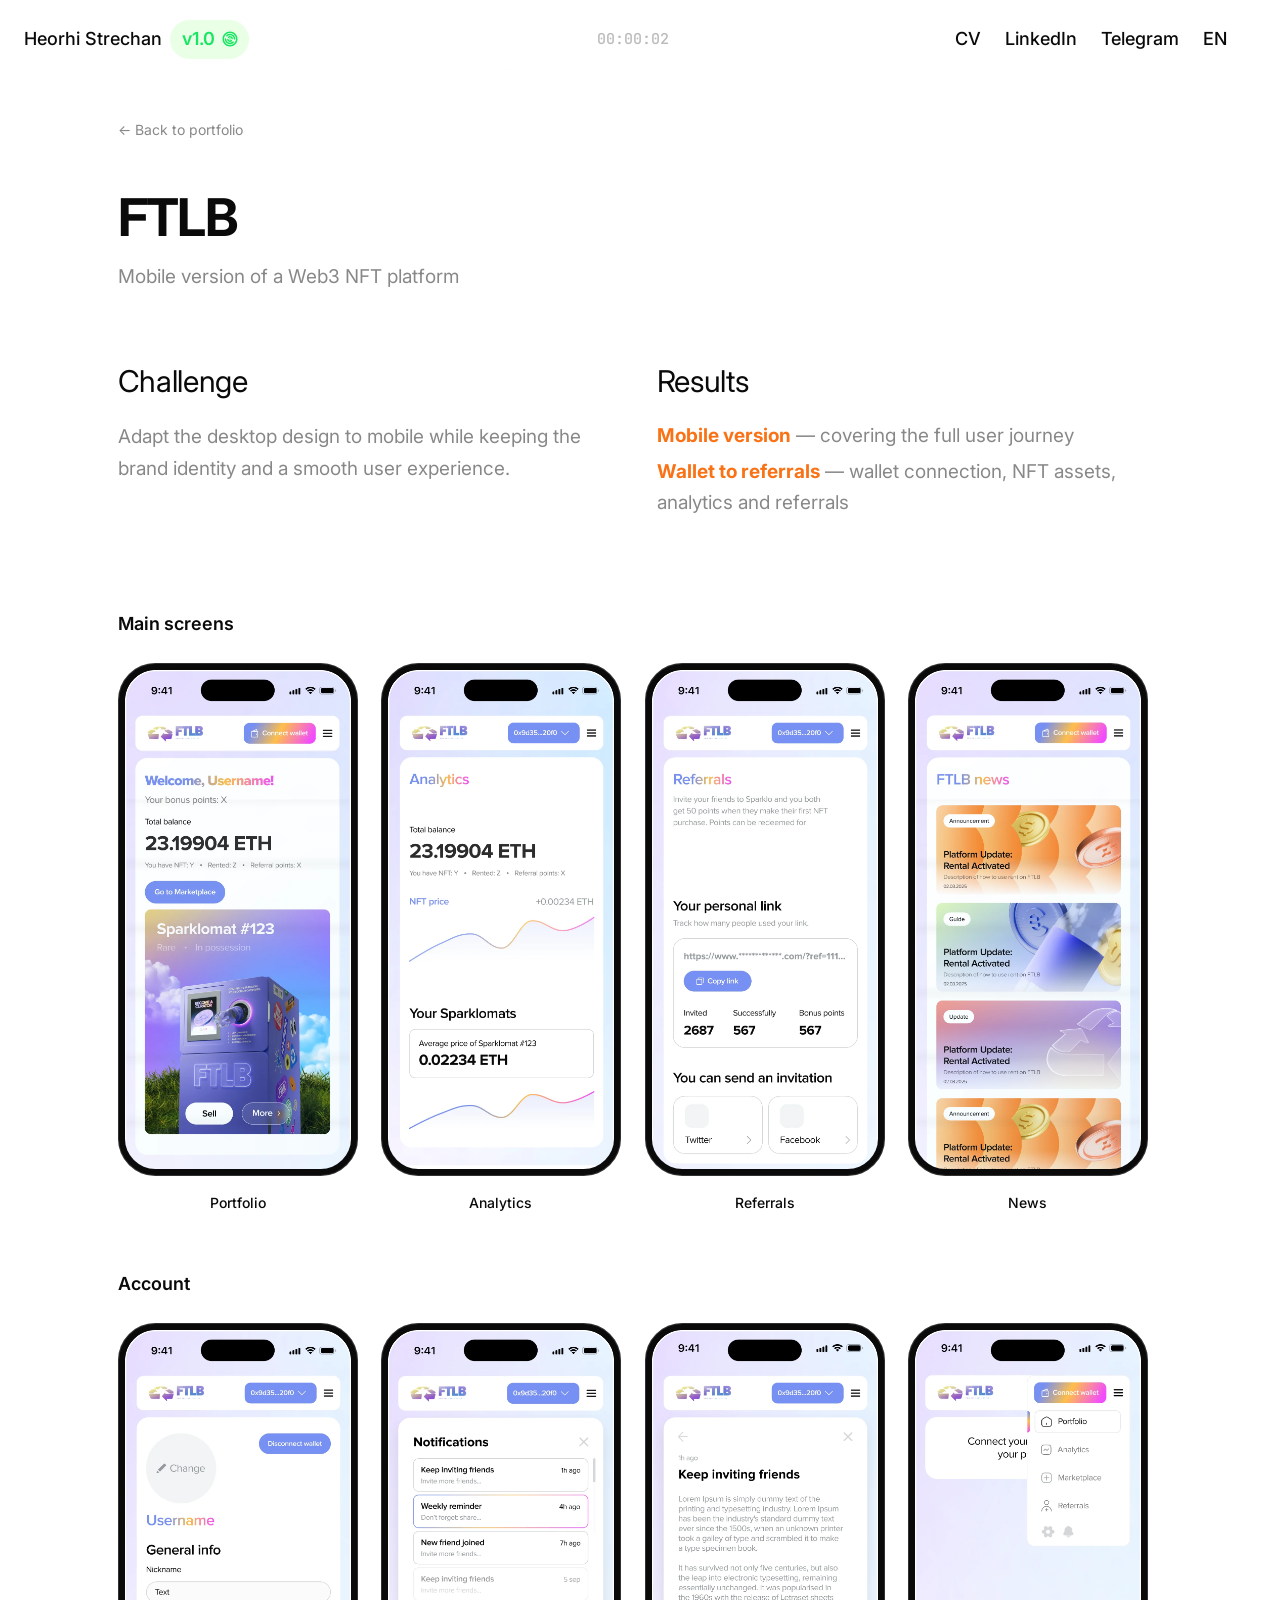
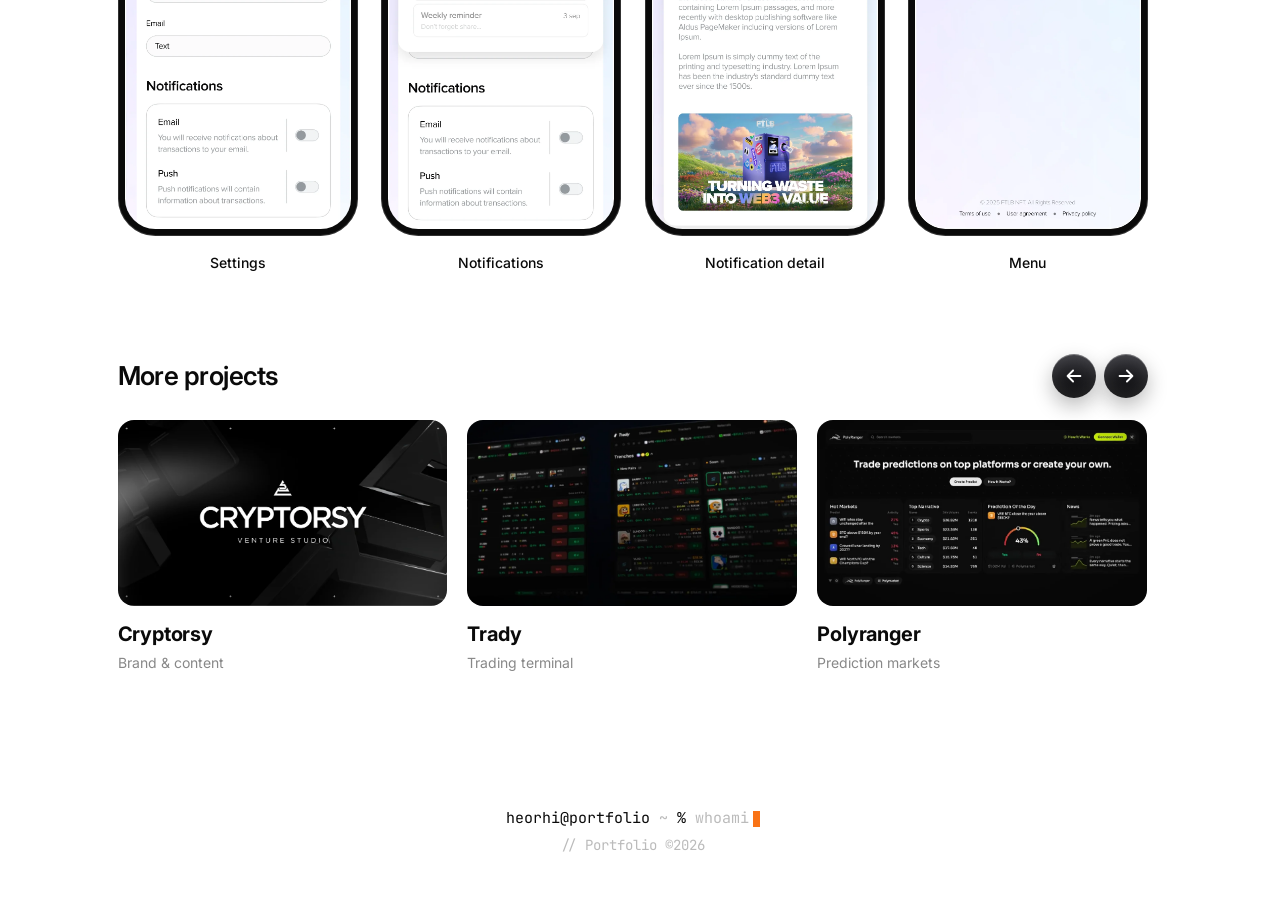
<file: ftlb.html>
<!DOCTYPE html>
<html lang="en">
<head>
  <meta charset="UTF-8" />
  <meta name="viewport" content="width=device-width, initial-scale=1.0" />
  <title>FTLB — Heorhi Strechan</title>
  <meta name="description" content="FTLB — mobile version of a Web3 NFT platform." />
  <meta property="og:type" content="website" />
  <meta property="og:site_name" content="Heorhi Strechan" />
  <meta property="og:title" content="FTLB — Heorhi Strechan" />
  <meta property="og:description" content="FTLB — mobile version of a Web3 NFT platform." />
  <meta property="og:url" content="https://goshastrech.github.io/ftlb.html" />
  <meta property="og:image" content="https://goshastrech.github.io/img/og-image-v2.jpg" />
  <meta property="og:image:width" content="1200" />
  <meta property="og:image:height" content="630" />
  <meta name="twitter:card" content="summary_large_image" />
  <meta name="twitter:title" content="FTLB — Heorhi Strechan" />
  <meta name="twitter:description" content="FTLB — mobile version of a Web3 NFT platform." />
  <meta name="twitter:image" content="https://goshastrech.github.io/img/og-image-v2.jpg" />
  <link rel="icon" type="image/png" sizes="32x32" href="img/favicon-32.png" />
  <link rel="icon" type="image/png" sizes="192x192" href="img/favicon-192.png" />
  <link rel="apple-touch-icon" href="img/apple-touch-icon.png" />
  <link rel="preconnect" href="https://fonts.googleapis.com" />
  <link rel="preconnect" href="https://fonts.gstatic.com" crossorigin />
  <link href="https://fonts.googleapis.com/css2?family=Inter:wght@400;500;600;700;800&family=JetBrains+Mono:wght@400;500;600&display=swap" rel="stylesheet" />
  <link rel="stylesheet" href="css/styles.css?v=36" />
  <link rel="stylesheet" href="css/ftlb-phones.css?v=2" />
  <link rel="stylesheet" href="css/header-transparent.css?v=2" />
  <noscript><style>.fade-in{opacity:1!important;transform:none!important}</style></noscript>
  <link rel="canonical" href="https://goshastrech.github.io/ftlb.html" />
  <!-- Google Analytics -->
  <script async src="https://www.googletagmanager.com/gtag/js?id=G-NZB949SZQW"></script>
  <script>
    window.dataLayer = window.dataLayer || [];
    function gtag(){dataLayer.push(arguments);}
    gtag('js', new Date());
    gtag('config', 'G-NZB949SZQW');
  </script>
</head>
<body>

  <div id="header-root"></div>

  <div class="case">

    <a href="index.html" class="case__back fade-in"><span data-i18n-en>← Back to portfolio</span><span data-i18n-ru>← К&nbsp;портфолио</span></a>

    <header class="fade-in">
      <h1 class="case__title">FTLB</h1>
      <p class="case__tagline">
        <span data-i18n-en>Mobile version of a Web3 NFT platform</span>
        <span data-i18n-ru>Мобильная версия Web3&nbsp;NFT&#8209;платформы</span>
      </p>
    </header>

    <div class="case__overview fade-in">
      <div>
        <div class="overview__title"><span data-i18n-en>Challenge</span><span data-i18n-ru>Задача</span></div>
        <p class="overview__text">
          <span data-i18n-en>Adapt the desktop design to mobile while keeping the brand identity and a smooth user experience.</span>
          <span data-i18n-ru>Адаптировать десктопный дизайн под&nbsp;мобильные устройства, сохранив айдентику бренда и&nbsp;удобство использования.</span>
        </p>
      </div>
      <div>
        <div class="overview__title"><span data-i18n-en>Results</span><span data-i18n-ru>Результаты</span></div>
        <div class="overview__results">
          <div class="overview__results-item"><span class="overview__results-value"><span data-i18n-en>Mobile version</span><span data-i18n-ru>Мобильная версия</span></span> <span data-i18n-en>— covering the full user journey</span><span data-i18n-ru>— на&nbsp;весь путь пользователя</span></div>
          <div class="overview__results-item"><span class="overview__results-value"><span data-i18n-en>Wallet to referrals</span><span data-i18n-ru>От&nbsp;кошелька до&nbsp;рефералов</span></span> <span data-i18n-en>— wallet connection, NFT assets, analytics and referrals</span><span data-i18n-ru>— подключение кошелька, NFT&#8209;активы, аналитика и&nbsp;рефералы</span></div>
        </div>
      </div>
    </div>

    <h2 class="shots-heading"><span data-i18n-en>Main screens</span><span data-i18n-ru>Основные экраны</span></h2>
    <div class="phones fade-in">
      <figure class="phone-item">
        <div class="phone" data-lb-group="ftlb" data-lb-title="Portfolio" data-lb-title-ru="Портфолио" data-lb-src="img/ftlb/portfolio.webp" tabindex="0" role="button" aria-label="Portfolio: open full size">
          <div class="phone__screen" data-shot="portfolio" data-alt="FTLB Portfolio screen with connected wallet" tabindex="0" role="region" aria-label="FTLB Portfolio screen with connected wallet, scrollable">
            <div class="phone__ph" aria-hidden="true"></div>
          </div>
        </div>
        <figcaption class="phone-item__caption"><span data-i18n-en>Portfolio</span><span data-i18n-ru>Портфолио</span></figcaption>
      </figure>
      <figure class="phone-item">
        <div class="phone" data-lb-group="ftlb" data-lb-title="Analytics" data-lb-title-ru="Аналитика" data-lb-src="img/ftlb/analytics.webp" tabindex="0" role="button" aria-label="Analytics: open full size">
          <div class="phone__screen" data-shot="analytics" data-alt="FTLB Analytics screen" tabindex="0" role="region" aria-label="FTLB Analytics screen, scrollable">
            <div class="phone__ph" aria-hidden="true"></div>
          </div>
        </div>
        <figcaption class="phone-item__caption"><span data-i18n-en>Analytics</span><span data-i18n-ru>Аналитика</span></figcaption>
      </figure>
      <figure class="phone-item">
        <div class="phone" data-lb-group="ftlb" data-lb-title="Referrals" data-lb-title-ru="Рефералы" data-lb-src="img/ftlb/referrals.webp" tabindex="0" role="button" aria-label="Referrals: open full size">
          <div class="phone__screen" data-shot="referrals" data-alt="FTLB Referrals screen" tabindex="0" role="region" aria-label="FTLB Referrals screen, scrollable">
            <div class="phone__ph" aria-hidden="true"></div>
          </div>
        </div>
        <figcaption class="phone-item__caption"><span data-i18n-en>Referrals</span><span data-i18n-ru>Рефералы</span></figcaption>
      </figure>
      <figure class="phone-item">
        <div class="phone" data-lb-group="ftlb" data-lb-title="News" data-lb-title-ru="Новости" data-lb-src="img/ftlb/news.webp" tabindex="0" role="button" aria-label="News: open full size">
          <div class="phone__screen" data-shot="news" data-alt="FTLB news feed screen" tabindex="0" role="region" aria-label="FTLB news feed screen, scrollable">
            <div class="phone__ph" aria-hidden="true"></div>
          </div>
        </div>
        <figcaption class="phone-item__caption"><span data-i18n-en>News</span><span data-i18n-ru>Новости</span></figcaption>
      </figure>
    </div>

    <h2 class="shots-heading"><span data-i18n-en>Account</span><span data-i18n-ru>Аккаунт</span></h2>
    <div class="phones fade-in">
      <figure class="phone-item">
        <div class="phone" data-lb-group="ftlb" data-lb-title="Settings" data-lb-title-ru="Настройки" data-lb-src="img/ftlb/settings.webp" tabindex="0" role="button" aria-label="Settings: open full size">
          <div class="phone__screen" data-shot="settings" data-alt="FTLB Settings screen" tabindex="0" role="region" aria-label="FTLB Settings screen, scrollable">
            <div class="phone__ph" aria-hidden="true"></div>
          </div>
        </div>
        <figcaption class="phone-item__caption"><span data-i18n-en>Settings</span><span data-i18n-ru>Настройки</span></figcaption>
      </figure>
      <figure class="phone-item">
        <div class="phone" data-lb-group="ftlb" data-lb-title="Notifications" data-lb-title-ru="Уведомления" data-lb-src="img/ftlb/notifications.webp" tabindex="0" role="button" aria-label="Notifications: open full size">
          <div class="phone__screen" data-shot="notifications" data-alt="FTLB Notifications list" tabindex="0" role="region" aria-label="FTLB Notifications list, scrollable">
            <div class="phone__ph" aria-hidden="true"></div>
          </div>
        </div>
        <figcaption class="phone-item__caption"><span data-i18n-en>Notifications</span><span data-i18n-ru>Уведомления</span></figcaption>
      </figure>
      <figure class="phone-item">
        <div class="phone" data-lb-group="ftlb" data-lb-title="Notification detail" data-lb-title-ru="Уведомление" data-lb-src="img/ftlb/notification-detail.webp" tabindex="0" role="button" aria-label="Notification detail: open full size">
          <div class="phone__screen" data-shot="notification-detail" data-alt="FTLB opened notification" tabindex="0" role="region" aria-label="FTLB opened notification, scrollable">
            <div class="phone__ph" aria-hidden="true"></div>
          </div>
        </div>
        <figcaption class="phone-item__caption"><span data-i18n-en>Notification detail</span><span data-i18n-ru>Уведомление</span></figcaption>
      </figure>
          <figure class="phone-item">
        <div class="phone" data-lb-group="ftlb" data-lb-title="Menu" data-lb-title-ru="Меню" data-lb-src="img/ftlb/menu-portfolio.webp" tabindex="0" role="button" aria-label="Menu: open full size">
          <div class="phone__screen" data-shot="menu-portfolio" data-alt="FTLB navigation menu" tabindex="0" role="region" aria-label="FTLB navigation menu, scrollable">
            <div class="phone__ph" aria-hidden="true"></div>
          </div>
        </div>
        <figcaption class="phone-item__caption"><span data-i18n-en>Menu</span><span data-i18n-ru>Меню</span></figcaption>
      </figure>
    </div>

  </div>

  <section class="more-projects" aria-label="More projects">
    <div class="more-projects__head">
      <h2 class="more-projects__title"><span data-i18n-en>More projects</span><span data-i18n-ru>Другие проекты</span></h2>
      <div class="more-projects__arrows">
        <button type="button" class="more-projects__arrow" data-dir="-1" aria-label="Previous"><svg viewBox="0 0 24 24" width="22" height="22" fill="none" stroke="currentColor" stroke-width="2" stroke-linecap="round" stroke-linejoin="round" aria-hidden="true"><path d="M19 12H5M11 6l-6 6 6 6"/></svg></button>
        <button type="button" class="more-projects__arrow" data-dir="1" aria-label="Next"><svg viewBox="0 0 24 24" width="22" height="22" fill="none" stroke="currentColor" stroke-width="2" stroke-linecap="round" stroke-linejoin="round" aria-hidden="true"><path d="M5 12h14M13 6l6 6-6 6"/></svg></button>
      </div>
    </div>
    <div class="more-projects__track">
      <a class="more-projects__card" href="cryptorsy.html">
        <span class="more-projects__img"><img src="img/pager/cryptorsy.webp" alt="" width="1000" height="545" loading="lazy" decoding="async"></span>
        <b>Cryptorsy</b><span class="more-projects__sub"><span data-i18n-en>Brand & content</span><span data-i18n-ru>Бренд и контент</span></span>
      </a>
      <a class="more-projects__card" href="trady.html">
        <span class="more-projects__img"><img src="img/pager/trady.webp" alt="" width="1000" height="570" loading="lazy" decoding="async"></span>
        <b>Trady</b><span class="more-projects__sub"><span data-i18n-en>Trading terminal</span><span data-i18n-ru>Торговый терминал</span></span>
      </a>
      <a class="more-projects__card" href="polyranger.html">
        <span class="more-projects__img"><img src="img/pager/polyranger.webp" alt="" width="1000" height="562" loading="lazy" decoding="async"></span>
        <b>Polyranger</b><span class="more-projects__sub"><span data-i18n-en>Prediction markets</span><span data-i18n-ru>Рынки предсказаний</span></span>
      </a>
      <a class="more-projects__card" href="shiro.html">
        <span class="more-projects__img"><img src="img/pager/shiro.webp" alt="" width="1000" height="625" loading="lazy" decoding="async"></span>
        <b>Shiro</b><span class="more-projects__sub"><span data-i18n-en>AI character</span><span data-i18n-ru>AI-персонаж</span></span>
      </a>
      <a class="more-projects__card" href="c3tch.html">
        <span class="more-projects__img"><img src="img/pager/c3tch.webp" alt="" width="1000" height="562" loading="lazy" decoding="async"></span>
        <b>C3tch</b><span class="more-projects__sub"><span data-i18n-en>Web3 networking</span><span data-i18n-ru>Web3-нетворкинг</span></span>
      </a>
    </div>
  </section>

  <div id="footer-root"></div>

  <script src="js/components.js?v=6"></script>
  <script src="js/main.js?v=6"></script>
  <script src="js/lightbox.js?v=6"></script>
  <script src="js/ftlb-phones.js"></script>
  <script src="js/c3tch-phones.js"></script>
</body>
</html>
</file>
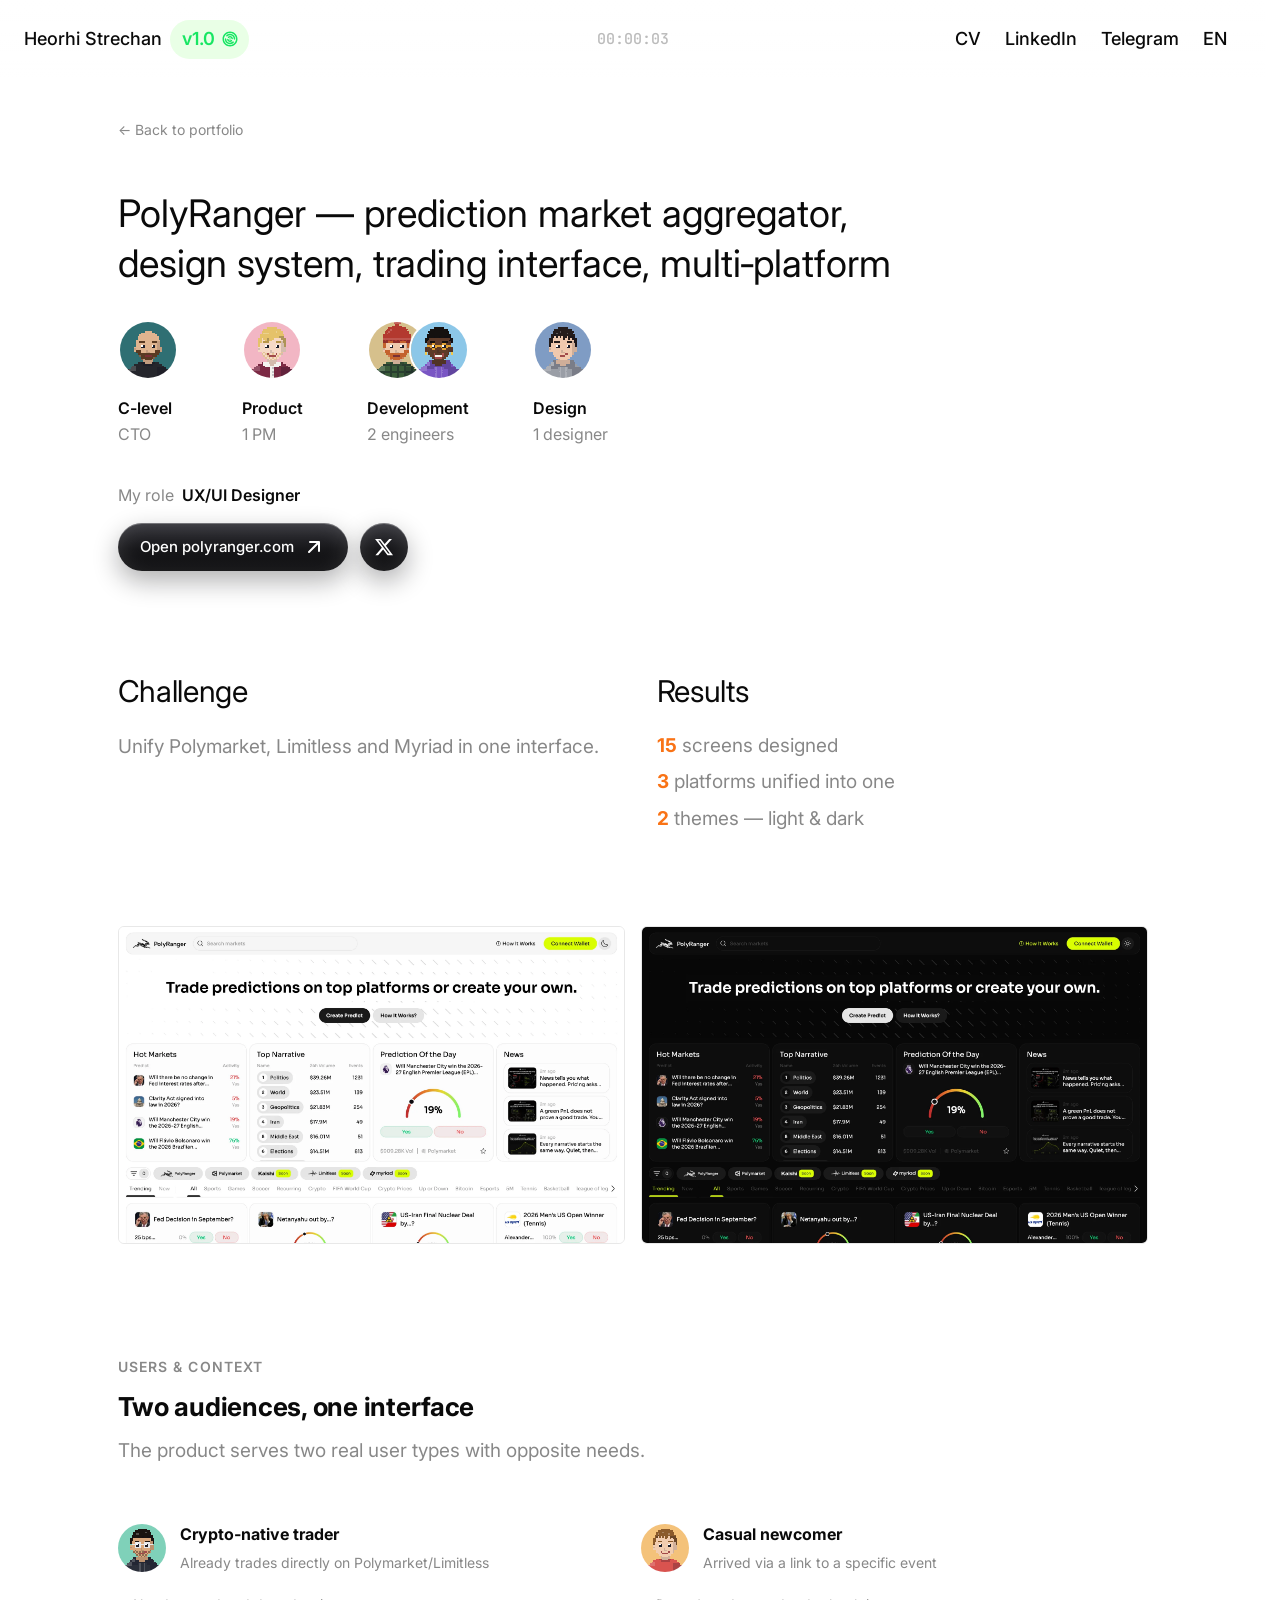
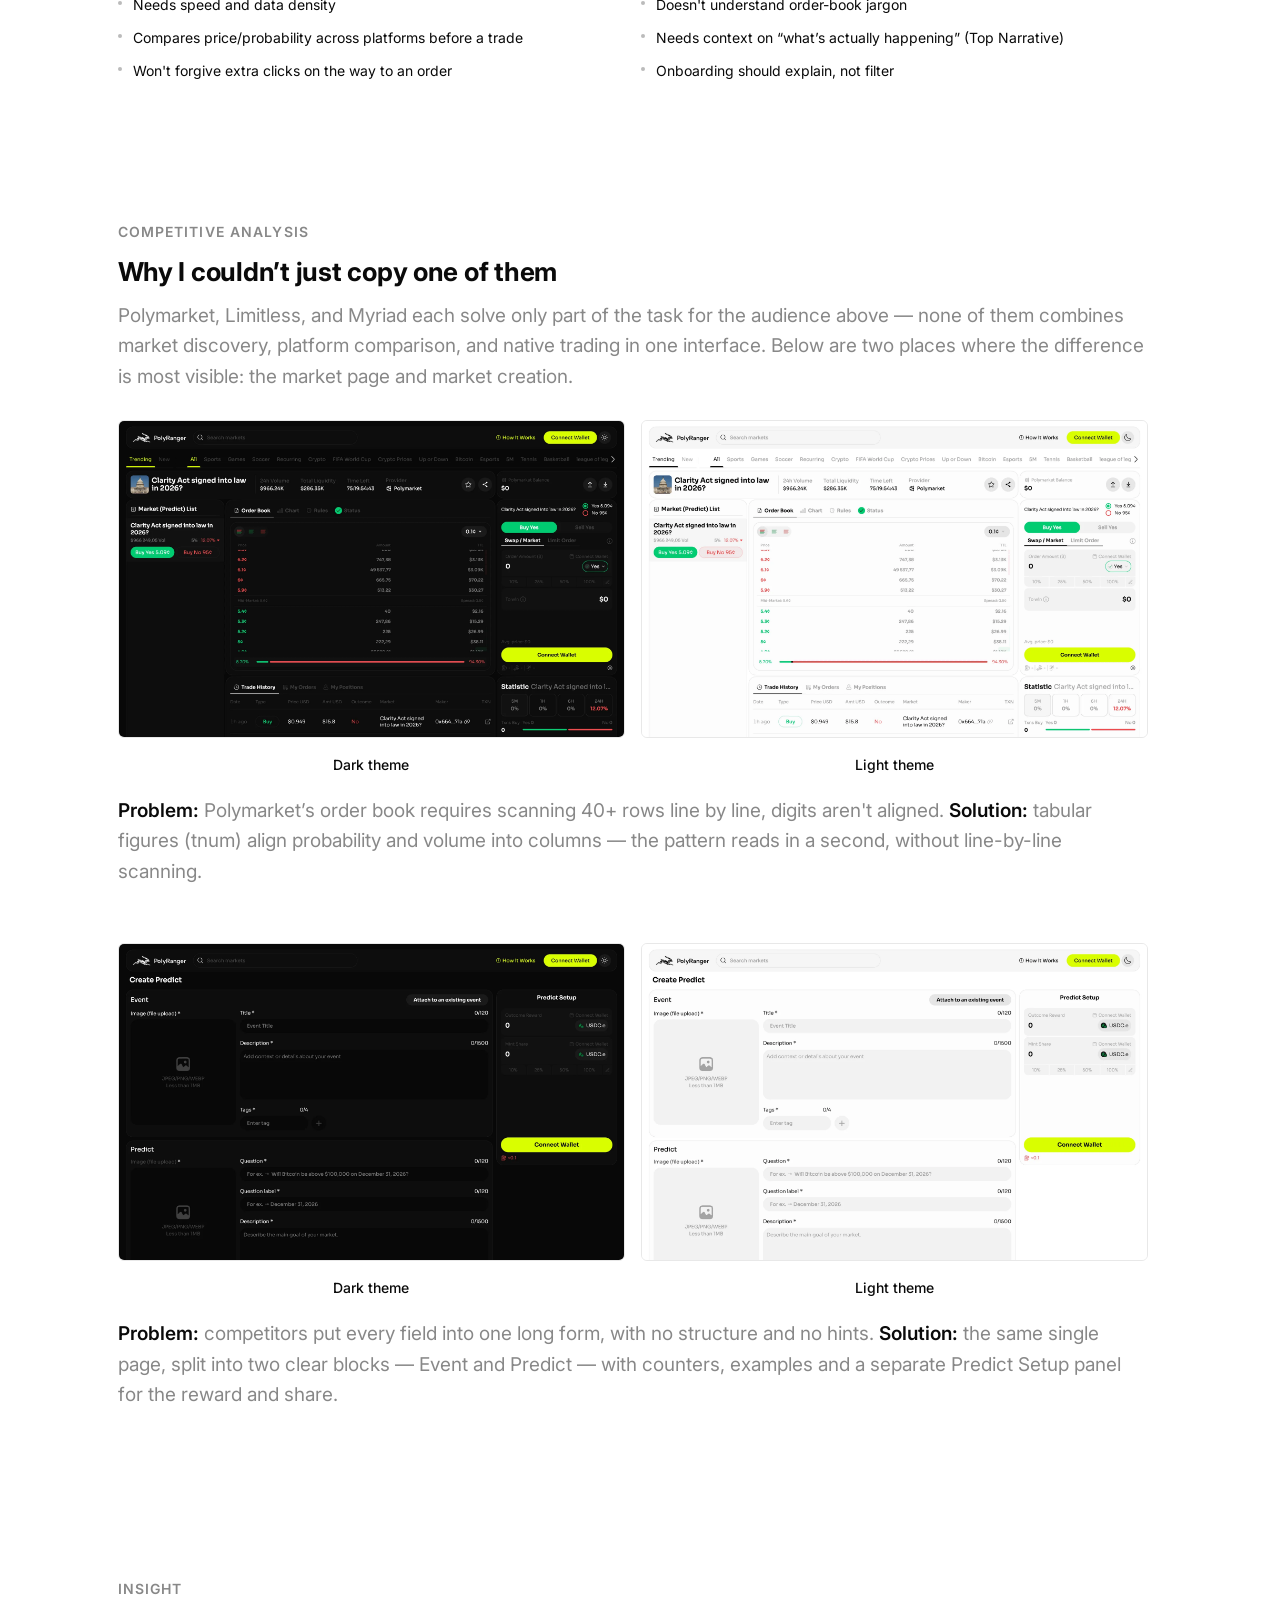
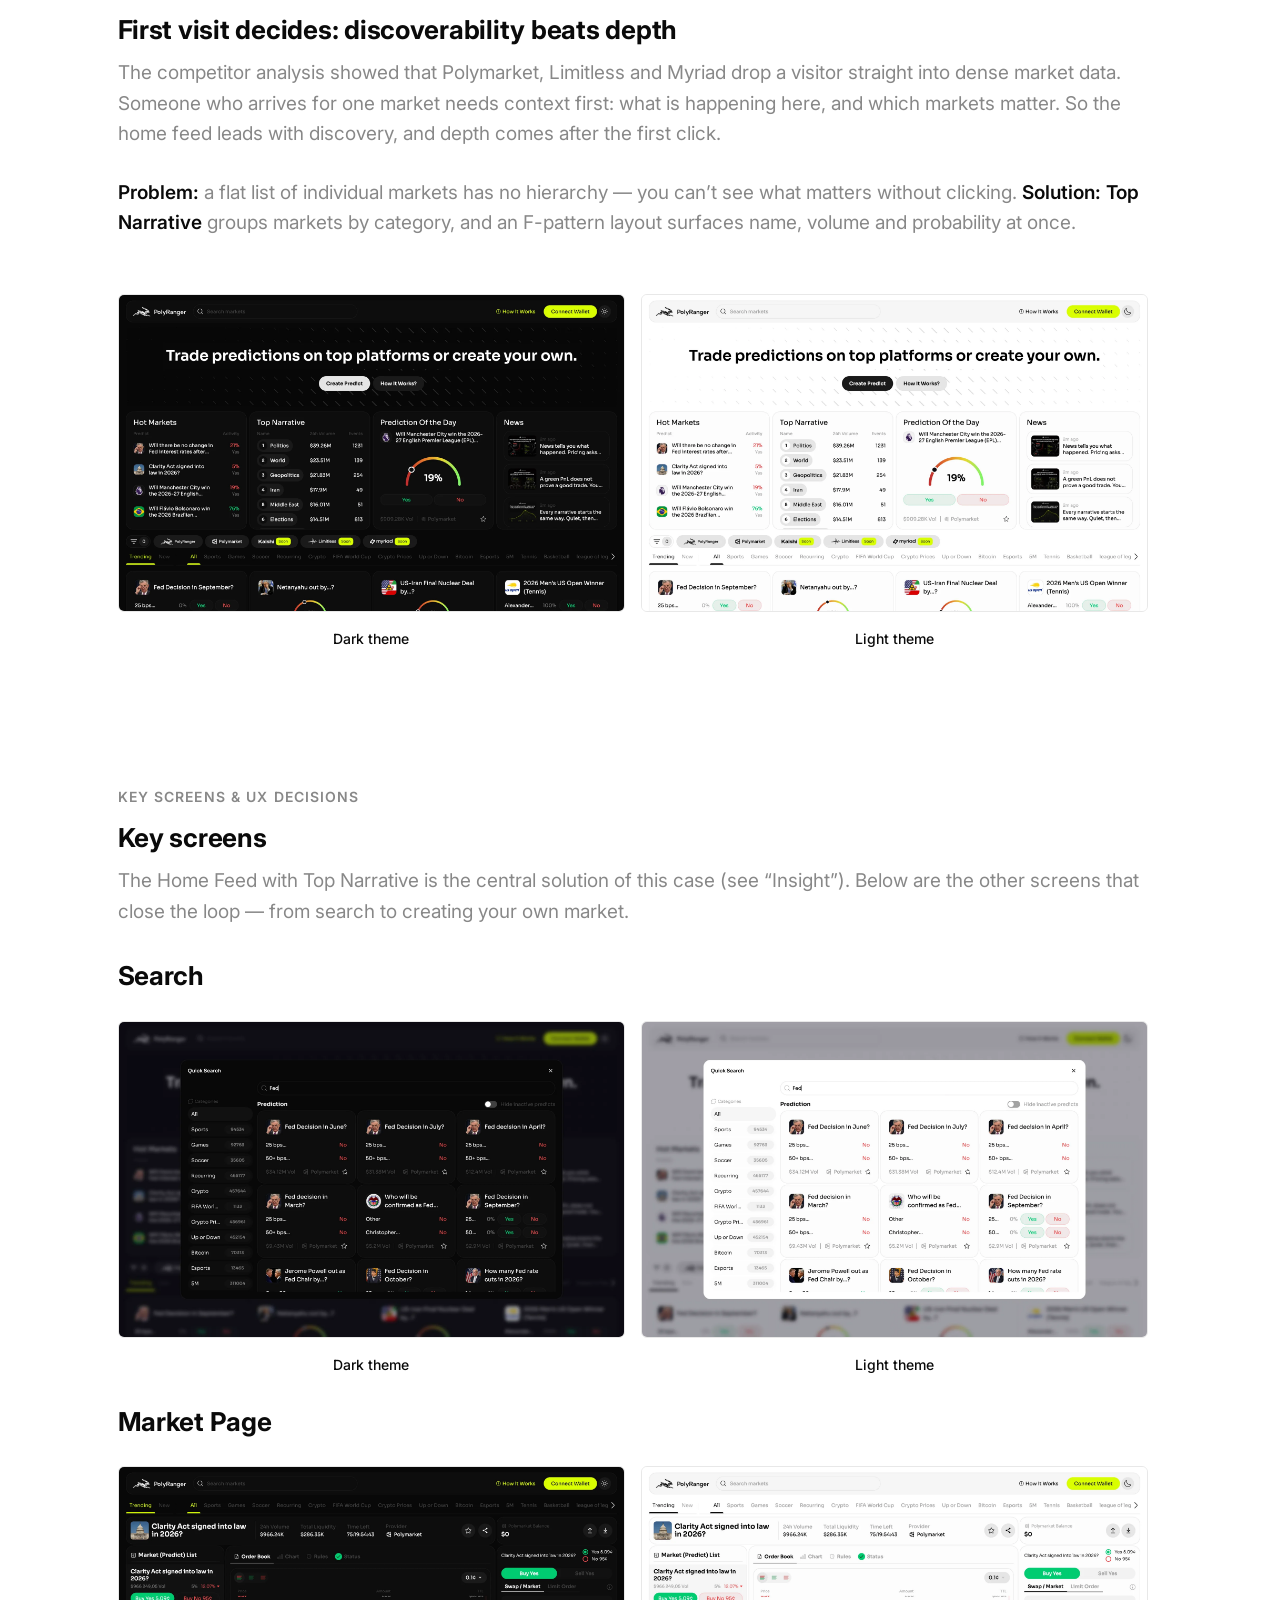
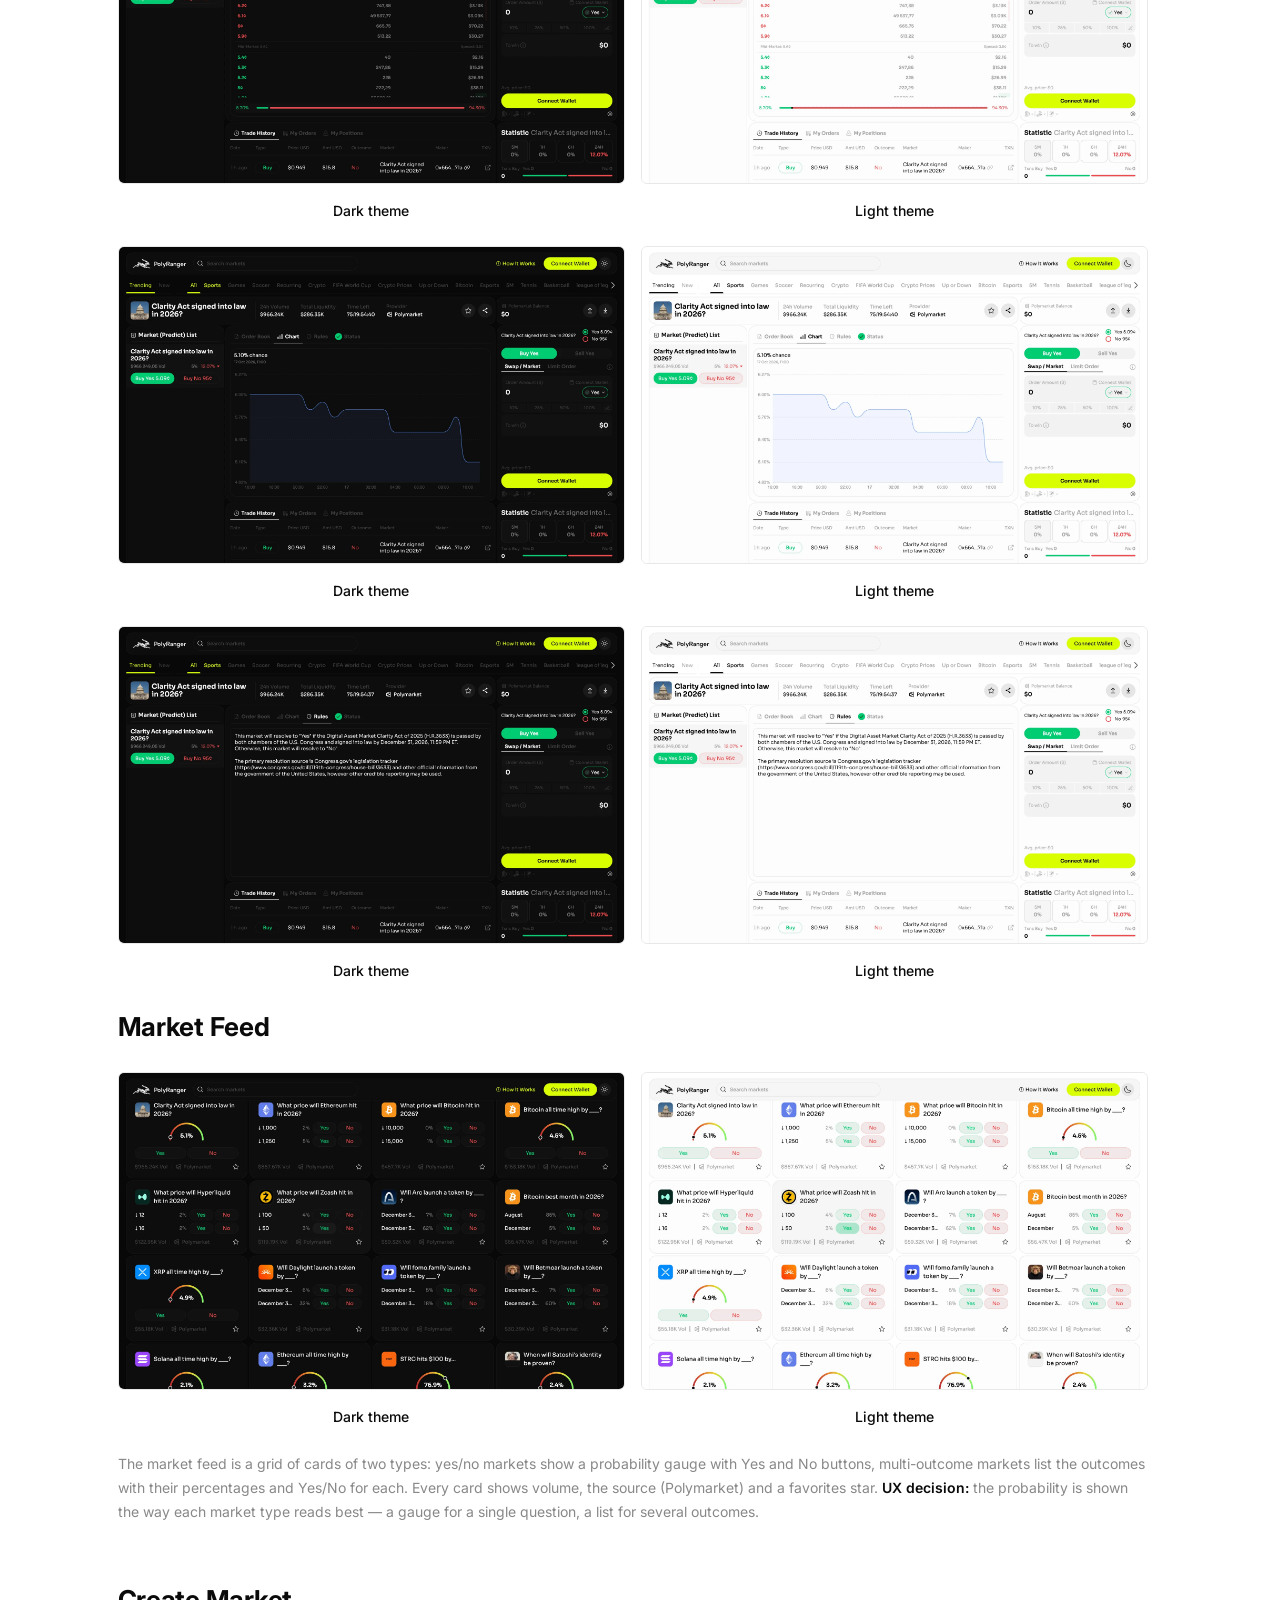
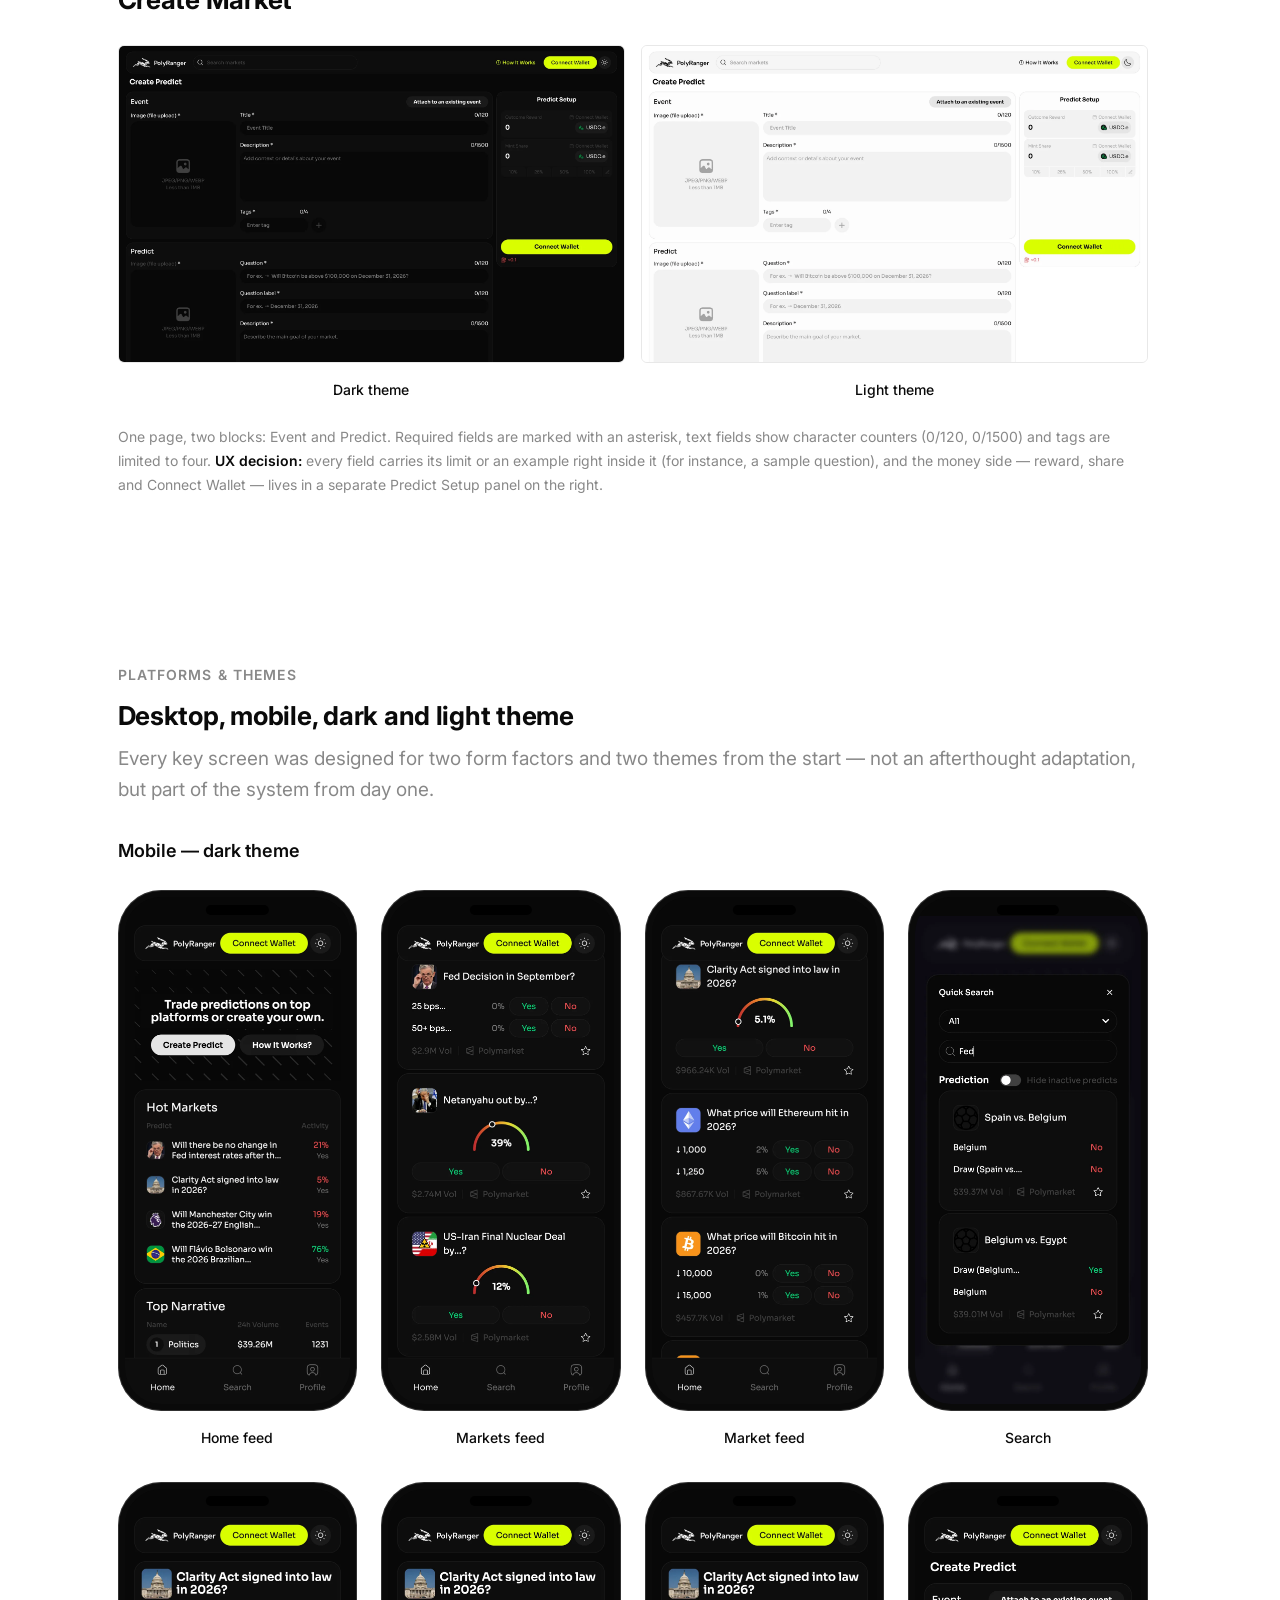
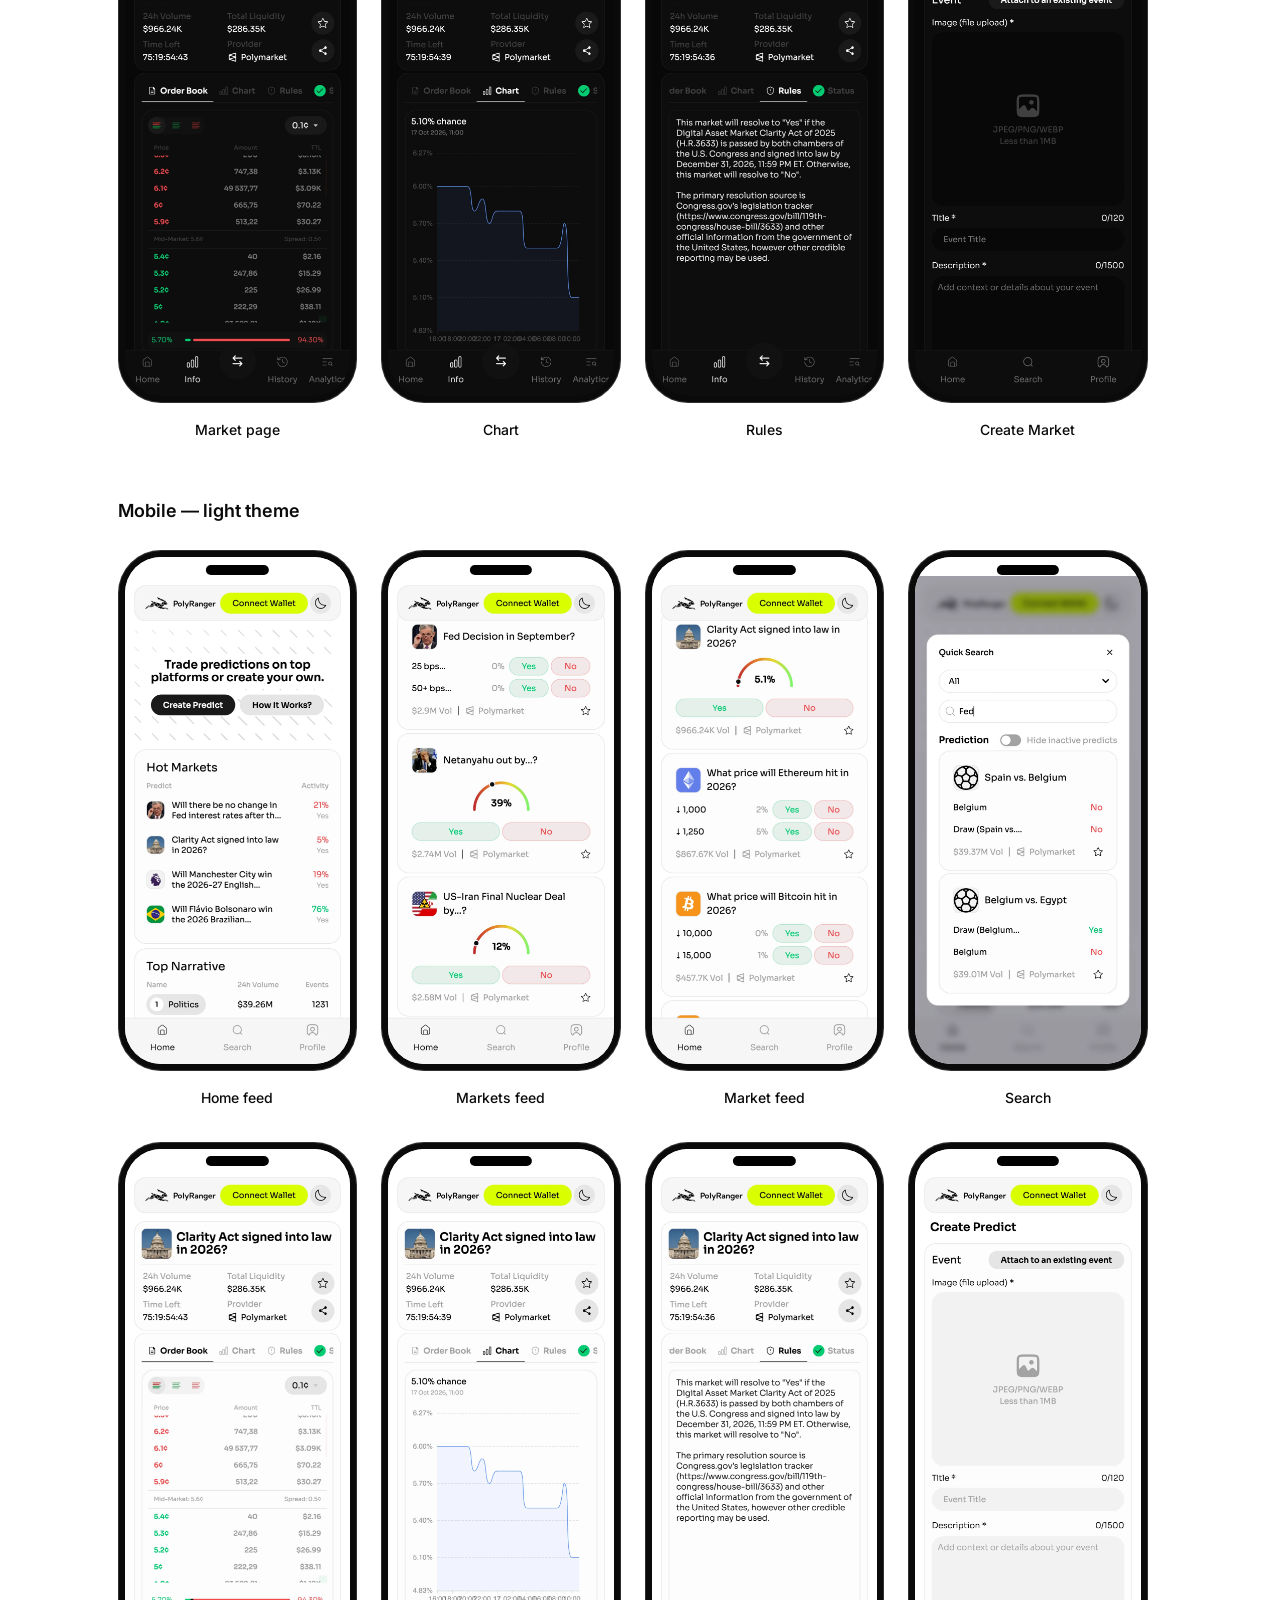
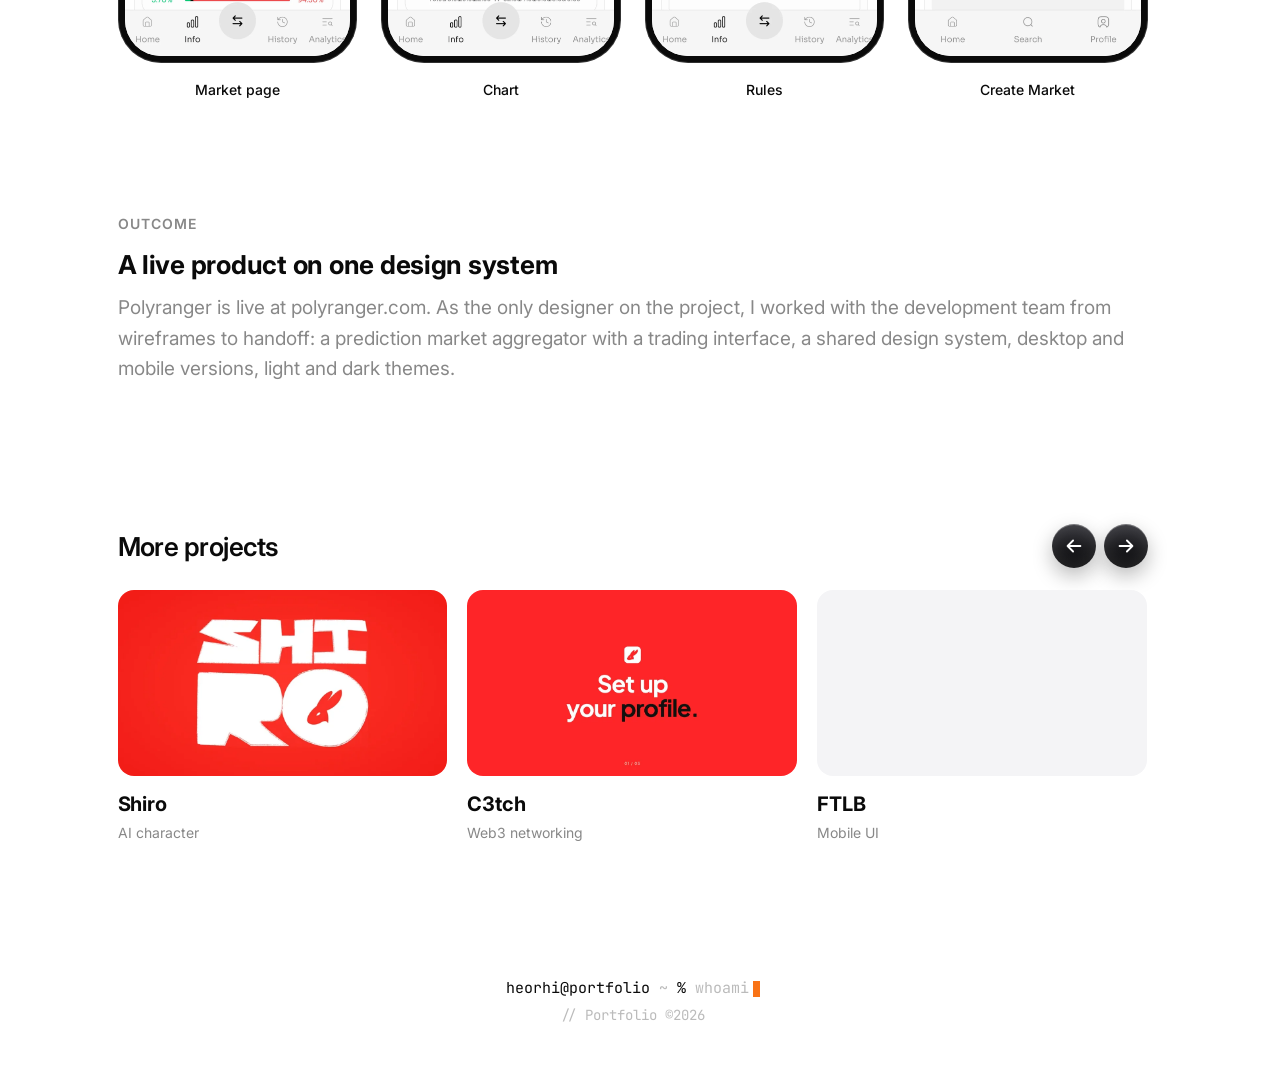
<file: polyranger.html>
<!DOCTYPE html>
<html lang="en">
<head>
  <meta charset="UTF-8" />
  <meta name="viewport" content="width=device-width, initial-scale=1.0" />
  <title>Polyranger — Heorhi Strechan</title>
  <meta name="description" content="Polyranger — a prediction market aggregator: trading interface, design system, light and dark themes." />
  <meta property="og:type" content="website" />
  <meta property="og:site_name" content="Heorhi Strechan" />
  <meta property="og:title" content="Polyranger — Heorhi Strechan" />
  <meta property="og:description" content="Polyranger — a prediction market aggregator: trading interface, design system, light and dark themes." />
  <meta property="og:url" content="https://goshastrech.github.io/polyranger.html" />
  <meta property="og:image" content="https://goshastrech.github.io/img/og-image-v2.jpg" />
  <meta property="og:image:width" content="1200" />
  <meta property="og:image:height" content="630" />
  <meta name="twitter:card" content="summary_large_image" />
  <meta name="twitter:title" content="Polyranger — Heorhi Strechan" />
  <meta name="twitter:description" content="Polyranger — a prediction market aggregator: trading interface, design system, light and dark themes." />
  <meta name="twitter:image" content="https://goshastrech.github.io/img/og-image-v2.jpg" />
  <link rel="icon" type="image/png" sizes="32x32" href="img/favicon-32.png" />
  <link rel="icon" type="image/png" sizes="192x192" href="img/favicon-192.png" />
  <link rel="apple-touch-icon" href="img/apple-touch-icon.png" />
  <link rel="preconnect" href="https://fonts.googleapis.com" />
  <link rel="preconnect" href="https://fonts.gstatic.com" crossorigin />
  <link href="https://fonts.googleapis.com/css2?family=Inter:wght@400;500;600;700;800&family=JetBrains+Mono:wght@400;500;600;700&display=swap" rel="stylesheet" />
  <link rel="stylesheet" href="css/styles.css?v=36" />
  <link rel="stylesheet" href="css/header-transparent.css?v=2" />
  <noscript><style>.fade-in{opacity:1!important;transform:none!important}</style></noscript>
  <link rel="canonical" href="https://goshastrech.github.io/polyranger.html" />
  <!-- Google Analytics -->
  <script async src="https://www.googletagmanager.com/gtag/js?id=G-NZB949SZQW"></script>
  <script>
    window.dataLayer = window.dataLayer || [];
    function gtag(){dataLayer.push(arguments);}
    gtag('js', new Date());
    gtag('config', 'G-NZB949SZQW');
  </script>
</head>
<body>

  <div id="header-root"></div>

  <div class="case">

    <a href="index.html" class="case__back fade-in"><span data-i18n-en>← Back to portfolio</span><span data-i18n-ru>← К&nbsp;портфолио</span></a>

    <header class="fade-in">
      <h1 class="case__title case__title--regular">
        <span data-i18n-en>PolyRanger — prediction market aggregator, design system, trading interface, multi&#8209;platform</span>
        <span data-i18n-ru>PolyRanger&nbsp;— агрегатор prediction market, дизайн&#8209;система, торговый интерфейс, мультиплатформенность</span>
      </h1>
    </header>

    <!-- Team + Role -->
    <div class="case__summary-team case__summary-team--lg fade-in">
        <div class="case__team">
          <div class="team__group">
            <div class="team__avatars">
              <img class="team__avatar team__avatar--p_cto" src="img/team/pixel/p_cto.png" alt="" width="256" height="256">
            </div>
            <div>
              <div class="team__role"><span data-i18n-en>C-level</span><span data-i18n-ru>Руководство</span></div>
              <div class="team__count"><span data-i18n-en>CTO</span><span data-i18n-ru>CTO</span></div>
            </div>
          </div>
          <div class="team__group">
            <div class="team__avatars">
              <img class="team__avatar team__avatar--p_pm" src="img/team/pixel/p_pm.png" alt="" width="256" height="256">
            </div>
            <div>
              <div class="team__role"><span data-i18n-en>Product</span><span data-i18n-ru>Продукт</span></div>
              <div class="team__count"><span data-i18n-en>1 PM</span><span data-i18n-ru>1 продакт&#8209;менеджер</span></div>
            </div>
          </div>
          <div class="team__group">
            <div class="team__avatars">
              <img class="team__avatar team__avatar--p_d1" src="img/team/pixel/p_d1.png" alt="" width="256" height="256">
              <img class="team__avatar team__avatar--p_d2" src="img/team/pixel/p_d2.png" alt="" width="256" height="256">
            </div>
            <div>
              <div class="team__role"><span data-i18n-en>Development</span><span data-i18n-ru>Разработка</span></div>
              <div class="team__count"><span data-i18n-en>2 engineers</span><span data-i18n-ru>2 инженера</span></div>
            </div>
          </div>
          <div class="team__group">
            <div class="team__avatars">
              <img class="team__avatar team__avatar--owner" src="img/team/pixel/owner.png" alt="" width="256" height="256">
            </div>
            <div>
              <div class="team__role"><span data-i18n-en>Design</span><span data-i18n-ru>Дизайн</span></div>
              <div class="team__count"><span data-i18n-en>1 designer</span><span data-i18n-ru>1 дизайнер</span></div>
            </div>
          </div>
        </div>
        <div class="case__role">
          <span class="case__role-label"><span data-i18n-en>My role</span><span data-i18n-ru>Моя роль</span></span>
          <span class="case__role-value"><span data-i18n-en>UX/UI Designer</span><span data-i18n-ru>UX/UI&#8209;дизайнер</span></span>
        </div>
      <div class="case__links">
        <a href="https://polyranger.com/" target="_blank" rel="noopener noreferrer" class="project-btn case__live-btn"><span data-i18n-en>Open polyranger.com</span><span data-i18n-ru>Открыть polyranger.com</span><svg class="project-btn__icon" viewBox="0 0 24 24" fill="none" aria-hidden="true"><path d="M7 17L17 7M8 7h9v9"/></svg></a>
        <a href="https://x.com/polyrangercom" target="_blank" rel="noopener noreferrer" class="project-btn case__x-btn" aria-label="Polyranger on X" title="Polyranger on X"><svg viewBox="0 0 24 24" width="20" height="20" fill="currentColor" aria-hidden="true"><path d="M18.244 2.25h3.308l-7.227 8.26 8.502 11.24H16.17l-5.214-6.817L4.99 21.75H1.68l7.73-8.835L1.254 2.25H8.08l4.713 6.231zm-1.161 17.52h1.833L7.084 4.126H5.117z"/></svg></a>
      </div>
    </div>

    <!-- Challenge + Results -->
    <div class="case__overview fade-in">
      <div>
        <div class="overview__title"><span data-i18n-en>Challenge</span><span data-i18n-ru>Задача</span></div>
        <p class="overview__text">
          <span data-i18n-en>Unify Polymarket, Limitless and Myriad in one interface.</span>
          <span data-i18n-ru>Объединить Polymarket, Limitless и&nbsp;Myriad в&nbsp;одном интерфейсе.</span>
        </p>
      </div>
      <div>
        <div class="overview__title"><span data-i18n-en>Results</span><span data-i18n-ru>Результаты</span></div>
        <div class="overview__results">
          <div class="overview__results-item"><span class="overview__results-value">15</span> <span data-i18n-en>screens designed</span><span data-i18n-ru>спроектированных экранов</span></div>
          <div class="overview__results-item"><span class="overview__results-value">3</span> <span data-i18n-en>platforms unified into one</span><span data-i18n-ru>платформы объединены в&nbsp;одну</span></div>
          <div class="overview__results-item"><span class="overview__results-value">2</span> <span data-i18n-en>themes — light &amp; dark</span><span data-i18n-ru>темы&nbsp;— светлая и&nbsp;тёмная</span></div>
        </div>
      </div>
    </div>

    <!-- Hero: главная в светлой и тёмной теме рядом -->
    <div class="case__hero-pair fade-in">
      <figure class="shot-item">
        <button type="button" class="shot" data-lb-group="pr-hero" data-lb-title="PolyRanger — Light" aria-label="PolyRanger Light: open full size"><img src="img/Polyranger/light-desktop-home.webp" width="1920" height="1200" alt="PolyRanger home feed, light theme" /></button>
      </figure>
      <figure class="shot-item">
        <button type="button" class="shot" data-lb-group="pr-hero" data-lb-title="PolyRanger — Dark" aria-label="PolyRanger Dark: open full size"><img src="img/Polyranger/dark-desktop-home.webp" width="1920" height="1200" alt="PolyRanger home feed, dark theme" /></button>
      </figure>
    </div>

    <!-- ====================================================
         USERS & CONTEXT
         ==================================================== -->
    <section class="case-section fade-in">
      <div class="case-section__label"><span data-i18n-en>Users &amp; Context</span><span data-i18n-ru>Пользователи и&nbsp;контекст</span></div>
      <h2 class="case-section__title"><span data-i18n-en>Two audiences, one interface</span><span data-i18n-ru>Две аудитории, один интерфейс</span></h2>
      <p class="case-section__intro">
        <span data-i18n-en>The product serves two real user types with opposite needs.</span>
        <span data-i18n-ru>Продукт обслуживает два реальных типа пользователей с&nbsp;противоположными потребностями.</span>
      </p>

      <div class="grid-2">
        <div class="persona-card persona-card--trader">
          <div class="persona-card__header">
            <div class="persona-card__avatar"></div>
            <div>
              <div class="persona-card__name"><span data-i18n-en>Crypto&#8209;native trader</span><span data-i18n-ru>Крипто&#8209;нативный трейдер</span></div>
              <div class="persona-card__role"><span data-i18n-en>Already trades directly on Polymarket/Limitless</span><span data-i18n-ru>Уже торгует на&nbsp;Polymarket/Limitless напрямую</span></div>
            </div>
          </div>
          <ul class="persona-card__list">
            <li><span data-i18n-en>Needs speed and data density</span><span data-i18n-ru>Нужна скорость и&nbsp;плотность данных</span></li>
            <li><span data-i18n-en>Compares price/probability across platforms before a trade</span><span data-i18n-ru>Сравнивает цену/вероятность между платформами перед сделкой</span></li>
            <li><span data-i18n-en>Won't forgive extra clicks on the way to an order</span><span data-i18n-ru>Не&nbsp;прощает лишних кликов на&nbsp;пути к&nbsp;ордеру</span></li>
          </ul>
        </div>
        <div class="persona-card persona-card--newcomer">
          <div class="persona-card__header">
            <div class="persona-card__avatar"></div>
            <div>
              <div class="persona-card__name"><span data-i18n-en>Casual newcomer</span><span data-i18n-ru>Новичок со&nbsp;стороны</span></div>
              <div class="persona-card__role"><span data-i18n-en>Arrived via a link to a specific event</span><span data-i18n-ru>Пришёл по&nbsp;ссылке на&nbsp;конкретное событие</span></div>
            </div>
          </div>
          <ul class="persona-card__list">
            <li><span data-i18n-en>Doesn't understand order-book jargon</span><span data-i18n-ru>Не&nbsp;понимает жаргон ордербука</span></li>
            <li><span data-i18n-en>Needs context on “what’s actually happening” (Top Narrative)</span><span data-i18n-ru>Нужен контекст «что вообще происходит» (Top Narrative)</span></li>
            <li><span data-i18n-en>Onboarding should explain, not filter</span><span data-i18n-ru>Онбординг должен объяснять, а&nbsp;не&nbsp;фильтровать</span></li>
          </ul>
        </div>
      </div>
    </section>

    <!-- ====================================================
         COMPETITIVE ANALYSIS — us vs them
         ==================================================== -->
    <section class="case-section fade-in">
      <div class="case-section__label"><span data-i18n-en>Competitive Analysis</span><span data-i18n-ru>Конкурентный анализ</span></div>
      <h2 class="case-section__title"><span data-i18n-en>Why I couldn’t just copy one of them</span><span data-i18n-ru>Почему нельзя было просто скопировать одного из&nbsp;них</span></h2>
      <p class="case-section__intro">
        <span data-i18n-en>Polymarket, Limitless, and Myriad each solve only part of the task for the audience above — none of them combines market discovery, platform comparison, and native trading in one interface. Below are two places where the difference is most visible: the market page and market creation.</span>
        <span data-i18n-ru>Polymarket, Limitless и&nbsp;Myriad решают лишь часть задачи для&nbsp;аудитории выше&nbsp;— ни&nbsp;один не&nbsp;объединяет знакомство с&nbsp;рынками, сравнение платформ и&nbsp;нативную торговлю в&nbsp;одном интерфейсе. Ниже&nbsp;— два места, где разница заметнее всего: страница рынка и&nbsp;создание рынка.</span>
      </p>

      <!-- Comparison 1 — Market Page -->
      <div class="compare-pair">
        <figure class="shot-item">
          <button type="button" class="shot" data-lb-group="pr-market" data-lb-title="Market page — Dark" aria-label="Market page — Dark: open full size"><img src="img/Polyranger/dark-desktop-market.webp" width="1920" height="1200" alt="Market page — Dark" loading="lazy" /></button>
          <figcaption class="shot-item__name"><span data-i18n-en>Dark theme</span><span data-i18n-ru>Тёмная тема</span></figcaption>
        </figure>
        <figure class="shot-item">
          <button type="button" class="shot" data-lb-group="pr-market" data-lb-title="Market page — Light" aria-label="Market page — Light: open full size"><img src="img/Polyranger/light-desktop-market.webp" width="1920" height="1200" alt="Market page — Light" loading="lazy" /></button>
          <figcaption class="shot-item__name"><span data-i18n-en>Light theme</span><span data-i18n-ru>Светлая тема</span></figcaption>
        </figure>
      </div>
      <p class="compare-caption">
        <span data-i18n-en><strong>Problem:</strong> Polymarket’s order book requires scanning 40+ rows line by line, digits aren't aligned. <strong>Solution:</strong> tabular figures (tnum) align probability and volume into columns — the pattern reads in a second, without line-by-line scanning.</span>
        <span data-i18n-ru><strong>Проблема:</strong> ордербук Polymarket требует построчного сканирования 40+ строк, цифры не&nbsp;выровнены по&nbsp;разрядам. <strong>Решение:</strong> табличные цифры (tnum) выравнивают вероятность и&nbsp;объём по&nbsp;колонкам&nbsp;— паттерн считывается за&nbsp;секунду, без&nbsp;построчного чтения.</span>
      </p>

      <!-- Comparison 2 — Create Market flow -->
      <div class="compare-pair">
        <figure class="shot-item">
          <button type="button" class="shot" data-lb-group="pr-create" data-lb-title="Create Market — Dark" aria-label="Create Market — Dark: open full size"><img src="img/Polyranger/dark-desktop-create.webp" width="1920" height="1200" alt="Create Market — Dark" loading="lazy" /></button>
          <figcaption class="shot-item__name"><span data-i18n-en>Dark theme</span><span data-i18n-ru>Тёмная тема</span></figcaption>
        </figure>
        <figure class="shot-item">
          <button type="button" class="shot" data-lb-group="pr-create" data-lb-title="Create Market — Light" aria-label="Create Market — Light: open full size"><img src="img/Polyranger/light-desktop-create.webp" width="1920" height="1200" alt="Create Market — Light" loading="lazy" /></button>
          <figcaption class="shot-item__name"><span data-i18n-en>Light theme</span><span data-i18n-ru>Светлая тема</span></figcaption>
        </figure>
      </div>
      <p class="compare-caption">
        <span data-i18n-en><strong>Problem:</strong> competitors put every field into one long form, with no structure and no hints. <strong>Solution:</strong> the same single page, split into two clear blocks — Event and Predict — with counters, examples and a separate Predict Setup panel for the reward and share.</span>
        <span data-i18n-ru><strong>Проблема:</strong> у&nbsp;конкурентов все поля свалены в&nbsp;одну длинную форму: без&nbsp;структуры и&nbsp;подсказок. <strong>Решение:</strong> та&nbsp;же одна страница, но&nbsp;разбитая на&nbsp;два понятных блока&nbsp;— Event и&nbsp;Predict&nbsp;— со&nbsp;счётчиками символов, примерами и&nbsp;отдельной панелью Predict Setup для&nbsp;награды и&nbsp;доли.</span>
      </p>
    </section>

    <!-- ====================================================
         INSIGHT — центральный тезис кейса + hero-экран
         ==================================================== -->
    <section class="case-section fade-in">
      <div class="case-section__label"><span data-i18n-en>Insight</span><span data-i18n-ru>Инсайт</span></div>
      <h2 class="case-section__title">
        <span data-i18n-en>First visit decides: discoverability beats depth</span>
        <span data-i18n-ru>Первый визит решает: находимость важнее глубины</span>
      </h2>
      <p class="case-section__intro">
        <span data-i18n-en>The competitor analysis showed that Polymarket, Limitless and Myriad drop a visitor straight into dense market data. Someone who arrives for one market needs context first: what is happening here, and which markets matter. So the home feed leads with discovery, and depth comes after the first click.</span>
        <span data-i18n-ru>Анализ конкурентов показал: Polymarket, Limitless и&nbsp;Myriad сразу бросают посетителя в&nbsp;плотные данные рынка. Тому, кто пришёл ради одного рынка, сначала нужен контекст: что здесь происходит и&nbsp;какие рынки важны. Поэтому главная лента начинается с&nbsp;открытия рынков, а&nbsp;глубина идёт после первого клика.</span>
      </p>

      <p class="compare-caption">
        <span data-i18n-en><strong>Problem:</strong> a flat list of individual markets has no hierarchy — you can’t see what matters without clicking. <strong>Solution:</strong> <strong>Top Narrative</strong> groups markets by category, and an F-pattern layout surfaces name, volume and probability at once.</span>
        <span data-i18n-ru><strong>Проблема:</strong> плоский список отдельных рынков не&nbsp;даёт иерархии&nbsp;— без&nbsp;клика не&nbsp;видно, что важно. <strong>Решение:</strong> <strong>Top Narrative</strong> собирает рынки по&nbsp;категориям, а&nbsp;F-образная раскладка сразу показывает название, объём и&nbsp;вероятность.</span>
      </p>

            <div class="grid-2 grid-2--shots case-shots">
        <figure class="shot-item">
          <button type="button" class="shot" data-lb-group="pr-home" data-lb-title="Home feed — Dark" aria-label="Home feed — Dark: open full size"><img src="img/Polyranger/dark-desktop-home.webp" width="1920" height="1200" alt="Home feed — Dark" loading="lazy" /></button>
          <figcaption class="shot-item__name"><span data-i18n-en>Dark theme</span><span data-i18n-ru>Тёмная тема</span></figcaption>
        </figure>
        <figure class="shot-item">
          <button type="button" class="shot" data-lb-group="pr-home" data-lb-title="Home feed — Light" aria-label="Home feed — Light: open full size"><img src="img/Polyranger/light-desktop-home.webp" width="1920" height="1200" alt="Home feed — Light" loading="lazy" /></button>
          <figcaption class="shot-item__name"><span data-i18n-en>Light theme</span><span data-i18n-ru>Светлая тема</span></figcaption>
        </figure>
      </div>
    </section>

    <!-- ====================================================
         FLOW
         ==================================================== -->

    <!-- ====================================================
         KEY SCREENS & UX DECISIONS
         ==================================================== -->
    <section class="case-section fade-in">
      <div class="case-section__label"><span data-i18n-en>Key Screens &amp; UX Decisions</span><span data-i18n-ru>Ключевые экраны и&nbsp;UX&#8209;решения</span></div>
      <h2 class="case-section__title"><span data-i18n-en>Key screens</span><span data-i18n-ru>Ключевые экраны</span></h2>
      <p class="case-section__intro">
        <span data-i18n-en>The Home Feed with Top Narrative is the central solution of this case (see “Insight”). Below are the other screens that close the loop — from search to creating your own market.</span>
        <span data-i18n-ru>Главная лента с&nbsp;Top Narrative&nbsp;— центральное решение кейса (см. «Инсайт»). Ниже&nbsp;— остальные экраны, которые замыкают путь от&nbsp;поиска до&nbsp;создания собственного рынка.</span>
      </p>

      <h2 class="case-section__title"><span data-i18n-en>Search</span><span data-i18n-ru>Поиск</span></h2>
            <div class="grid-2 grid-2--shots case-shots">
        <figure class="shot-item">
          <button type="button" class="shot" data-lb-group="pr-search" data-lb-title="Search — Dark" aria-label="Search — Dark: open full size"><img src="img/Polyranger/dark-desktop-search.webp" width="1920" height="1200" alt="Search — Dark" loading="lazy" /></button>
          <figcaption class="shot-item__name"><span data-i18n-en>Dark theme</span><span data-i18n-ru>Тёмная тема</span></figcaption>
        </figure>
        <figure class="shot-item">
          <button type="button" class="shot" data-lb-group="pr-search" data-lb-title="Search — Light" aria-label="Search — Light: open full size"><img src="img/Polyranger/light-desktop-search.webp" width="1920" height="1200" alt="Search — Light" loading="lazy" /></button>
          <figcaption class="shot-item__name"><span data-i18n-en>Light theme</span><span data-i18n-ru>Светлая тема</span></figcaption>
        </figure>
      </div>

      <h2 class="case-section__title"><span data-i18n-en>Market Page</span><span data-i18n-ru>Страница рынка</span></h2>
            <div class="grid-2 grid-2--shots case-shots">
        <figure class="shot-item">
          <button type="button" class="shot" data-lb-group="pr-market" data-lb-title="Market page — Dark" aria-label="Market page — Dark: open full size"><img src="img/Polyranger/dark-desktop-market.webp" width="1920" height="1200" alt="Market page — Dark" loading="lazy" /></button>
          <figcaption class="shot-item__name"><span data-i18n-en>Dark theme</span><span data-i18n-ru>Тёмная тема</span></figcaption>
        </figure>
        <figure class="shot-item">
          <button type="button" class="shot" data-lb-group="pr-market" data-lb-title="Market page — Light" aria-label="Market page — Light: open full size"><img src="img/Polyranger/light-desktop-market.webp" width="1920" height="1200" alt="Market page — Light" loading="lazy" /></button>
          <figcaption class="shot-item__name"><span data-i18n-en>Light theme</span><span data-i18n-ru>Светлая тема</span></figcaption>
        </figure>
      </div>
      <div class="grid-2 grid-2--shots case-shots">
        <figure class="shot-item">
          <button type="button" class="shot" data-lb-group="pr-chart" data-lb-title="Chart — Dark" aria-label="Chart — Dark: open full size"><img src="img/Polyranger/dark-desktop-chart.webp" width="1920" height="1200" alt="Chart — Dark" loading="lazy" /></button>
          <figcaption class="shot-item__name"><span data-i18n-en>Dark theme</span><span data-i18n-ru>Тёмная тема</span></figcaption>
        </figure>
        <figure class="shot-item">
          <button type="button" class="shot" data-lb-group="pr-chart" data-lb-title="Chart — Light" aria-label="Chart — Light: open full size"><img src="img/Polyranger/light-desktop-chart.webp" width="1920" height="1200" alt="Chart — Light" loading="lazy" /></button>
          <figcaption class="shot-item__name"><span data-i18n-en>Light theme</span><span data-i18n-ru>Светлая тема</span></figcaption>
        </figure>
      </div>
      <div class="grid-2 grid-2--shots case-shots">
        <figure class="shot-item">
          <button type="button" class="shot" data-lb-group="pr-rules" data-lb-title="Rules — Dark" aria-label="Rules — Dark: open full size"><img src="img/Polyranger/dark-desktop-rules.webp" width="1920" height="1200" alt="Rules — Dark" loading="lazy" /></button>
          <figcaption class="shot-item__name"><span data-i18n-en>Dark theme</span><span data-i18n-ru>Тёмная тема</span></figcaption>
        </figure>
        <figure class="shot-item">
          <button type="button" class="shot" data-lb-group="pr-rules" data-lb-title="Rules — Light" aria-label="Rules — Light: open full size"><img src="img/Polyranger/light-desktop-rules.webp" width="1920" height="1200" alt="Rules — Light" loading="lazy" /></button>
          <figcaption class="shot-item__name"><span data-i18n-en>Light theme</span><span data-i18n-ru>Светлая тема</span></figcaption>
        </figure>
      </div>

      <h2 class="case-section__title"><span data-i18n-en>Market Feed</span><span data-i18n-ru>Лента рынков</span></h2>
            <div class="grid-2 grid-2--shots case-shots">
        <figure class="shot-item">
          <button type="button" class="shot" data-lb-group="pr-filters" data-lb-title="Market feed — Dark" aria-label="Market feed — Dark: open full size"><img src="img/Polyranger/dark-desktop-filters.webp" width="1920" height="1200" alt="Market feed — Dark" loading="lazy" /></button>
          <figcaption class="shot-item__name"><span data-i18n-en>Dark theme</span><span data-i18n-ru>Тёмная тема</span></figcaption>
        </figure>
        <figure class="shot-item">
          <button type="button" class="shot" data-lb-group="pr-filters" data-lb-title="Market feed — Light" aria-label="Market feed — Light: open full size"><img src="img/Polyranger/light-desktop-filters.webp" width="1920" height="1200" alt="Market feed — Light" loading="lazy" /></button>
          <figcaption class="shot-item__name"><span data-i18n-en>Light theme</span><span data-i18n-ru>Светлая тема</span></figcaption>
        </figure>
      </div>
      <p class="case-shot__caption">
        <span data-i18n-en>The market feed is a grid of cards of two types: yes/no markets show a probability gauge with Yes and No buttons, multi-outcome markets list the outcomes with their percentages and Yes/No for each. Every card shows volume, the source (Polymarket) and a favorites star. <strong>UX decision:</strong> the probability is shown the way each market type reads best — a gauge for a single question, a list for several outcomes.</span>
        <span data-i18n-ru>Лента рынков&nbsp;— сетка карточек двух типов: у&nbsp;рынков «да/нет» вероятность показана шкалой с&nbsp;кнопками Yes и&nbsp;No, у&nbsp;рынков с&nbsp;несколькими исходами&nbsp;— список исходов с&nbsp;процентами и&nbsp;Yes/No у&nbsp;каждого. На&nbsp;каждой карточке видны объём, источник (Polymarket) и&nbsp;звезда избранного. <strong>UX&#8209;решение:</strong> вероятность показана так, как лучше читается каждый тип рынка&nbsp;— шкала для одного вопроса, список для нескольких исходов.</span>
      </p>

      <h2 class="case-section__title"><span data-i18n-en>Create Market</span><span data-i18n-ru>Создание рынка</span></h2>
            <div class="grid-2 grid-2--shots case-shots">
        <figure class="shot-item">
          <button type="button" class="shot" data-lb-group="pr-create" data-lb-title="Create Market — Dark" aria-label="Create Market — Dark: open full size"><img src="img/Polyranger/dark-desktop-create.webp" width="1920" height="1200" alt="Create Market — Dark" loading="lazy" /></button>
          <figcaption class="shot-item__name"><span data-i18n-en>Dark theme</span><span data-i18n-ru>Тёмная тема</span></figcaption>
        </figure>
        <figure class="shot-item">
          <button type="button" class="shot" data-lb-group="pr-create" data-lb-title="Create Market — Light" aria-label="Create Market — Light: open full size"><img src="img/Polyranger/light-desktop-create.webp" width="1920" height="1200" alt="Create Market — Light" loading="lazy" /></button>
          <figcaption class="shot-item__name"><span data-i18n-en>Light theme</span><span data-i18n-ru>Светлая тема</span></figcaption>
        </figure>
      </div>
      <p class="case-shot__caption">
        <span data-i18n-en>One page, two blocks: Event and Predict. Required fields are marked with an asterisk, text fields show character counters (0/120, 0/1500) and tags are limited to four. <strong>UX decision:</strong> every field carries its limit or an example right inside it (for instance, a sample question), and the money side — reward, share and Connect Wallet — lives in a separate Predict Setup panel on the right.</span>
        <span data-i18n-ru>Одна страница, два блока: Event и&nbsp;Predict. Обязательные поля отмечены звёздочкой, у&nbsp;текстовых полей есть счётчики символов (0/120, 0/1500), тегов можно не&nbsp;больше четырёх. <strong>UX&#8209;решение:</strong> у&nbsp;каждого поля лимит или пример прямо внутри (например, образец вопроса), а&nbsp;денежная часть&nbsp;— награда, доля и&nbsp;Connect Wallet&nbsp;— вынесена в&nbsp;отдельную панель Predict Setup справа.</span>
      </p>
    </section>

    <!-- ====================================================
         PLATFORMS & THEMES — desktop/mobile, light/dark
         ==================================================== -->
    <section class="case-section fade-in">
      <div class="case-section__label"><span data-i18n-en>Platforms &amp; Themes</span><span data-i18n-ru>Платформы и&nbsp;темы</span></div>
      <h2 class="case-section__title"><span data-i18n-en>Desktop, mobile, dark and light theme</span><span data-i18n-ru>Десктоп, мобайл, тёмная и&nbsp;светлая тема</span></h2>
      <p class="case-section__intro">
        <span data-i18n-en>Every key screen was designed for two form factors and two themes from the start — not an afterthought adaptation, but part of the system from day one.</span>
        <span data-i18n-ru>Каждый ключевой экран спроектирован сразу под&nbsp;два форм-фактора и&nbsp;две темы&nbsp;— не&nbsp;адаптация постфактум, а&nbsp;часть системы с&nbsp;самого начала.</span>
      </p>

      <h3 class="shots-heading"><span data-i18n-en>Mobile — dark theme</span><span data-i18n-ru>Мобильная версия&nbsp;— тёмная тема</span></h3>
      <div class="grid-4 grid-4--phones">
        <figure class="iphone-item">
          <button type="button" class="iphone iphone--notch iphone--dark" data-lb-group="pr-m-dark" data-lb-title="Home feed" aria-label="Home feed: open full size"><img src="img/Polyranger/dark-mobile-home.webp" width="900" height="1948" alt="Home feed" loading="lazy" /></button>
          <figcaption class="iphone-item__name"><span data-i18n-en>Home feed</span><span data-i18n-ru>Главная (лента)</span></figcaption>
        </figure>
        <figure class="iphone-item">
          <button type="button" class="iphone iphone--notch iphone--dark" data-lb-group="pr-m-dark" data-lb-title="Markets feed" aria-label="Markets feed: open full size"><img src="img/Polyranger/dark-mobile-feed.webp" width="900" height="1948" alt="Markets feed" loading="lazy" /></button>
          <figcaption class="iphone-item__name"><span data-i18n-en>Markets feed</span><span data-i18n-ru>Лента рынков</span></figcaption>
        </figure>
        <figure class="iphone-item">
          <button type="button" class="iphone iphone--notch iphone--dark" data-lb-group="pr-m-dark" data-lb-title="Market feed" aria-label="Market feed: open full size"><img src="img/Polyranger/dark-mobile-filters.webp" width="900" height="1948" alt="Market feed" loading="lazy" /></button>
          <figcaption class="iphone-item__name"><span data-i18n-en>Market feed</span><span data-i18n-ru>Лента рынков</span></figcaption>
        </figure>
        <figure class="iphone-item">
          <button type="button" class="iphone iphone--notch iphone--dark" data-lb-group="pr-m-dark" data-lb-title="Search" aria-label="Search: open full size"><img src="img/Polyranger/dark-mobile-search.webp" width="900" height="1948" alt="Search" loading="lazy" /></button>
          <figcaption class="iphone-item__name"><span data-i18n-en>Search</span><span data-i18n-ru>Поиск</span></figcaption>
        </figure>
        <figure class="iphone-item">
          <button type="button" class="iphone iphone--notch iphone--dark" data-lb-group="pr-m-dark" data-lb-title="Market page" aria-label="Market page: open full size"><img src="img/Polyranger/dark-mobile-market.webp" width="900" height="1948" alt="Market page" loading="lazy" /></button>
          <figcaption class="iphone-item__name"><span data-i18n-en>Market page</span><span data-i18n-ru>Страница рынка</span></figcaption>
        </figure>
        <figure class="iphone-item">
          <button type="button" class="iphone iphone--notch iphone--dark" data-lb-group="pr-m-dark" data-lb-title="Chart" aria-label="Chart: open full size"><img src="img/Polyranger/dark-mobile-chart.webp" width="900" height="1948" alt="Chart" loading="lazy" /></button>
          <figcaption class="iphone-item__name"><span data-i18n-en>Chart</span><span data-i18n-ru>График</span></figcaption>
        </figure>
        <figure class="iphone-item">
          <button type="button" class="iphone iphone--notch iphone--dark" data-lb-group="pr-m-dark" data-lb-title="Rules" aria-label="Rules: open full size"><img src="img/Polyranger/dark-mobile-rules.webp" width="900" height="1948" alt="Rules" loading="lazy" /></button>
          <figcaption class="iphone-item__name"><span data-i18n-en>Rules</span><span data-i18n-ru>Правила рынка</span></figcaption>
        </figure>
        <figure class="iphone-item">
          <button type="button" class="iphone iphone--notch iphone--dark" data-lb-group="pr-m-dark" data-lb-title="Create Market" aria-label="Create Market: open full size"><img src="img/Polyranger/dark-mobile-create.webp" width="900" height="1948" alt="Create Market" loading="lazy" /></button>
          <figcaption class="iphone-item__name"><span data-i18n-en>Create Market</span><span data-i18n-ru>Создание рынка</span></figcaption>
        </figure>
      </div>
      <h3 class="shots-heading"><span data-i18n-en>Mobile — light theme</span><span data-i18n-ru>Мобильная версия&nbsp;— светлая тема</span></h3>
      <div class="grid-4 grid-4--phones">
        <figure class="iphone-item">
          <button type="button" class="iphone iphone--notch iphone--light" data-lb-group="pr-m-light" data-lb-title="Home feed" aria-label="Home feed: open full size"><img src="img/Polyranger/light-mobile-home.webp" width="900" height="1948" alt="Home feed" loading="lazy" /></button>
          <figcaption class="iphone-item__name"><span data-i18n-en>Home feed</span><span data-i18n-ru>Главная (лента)</span></figcaption>
        </figure>
        <figure class="iphone-item">
          <button type="button" class="iphone iphone--notch iphone--light" data-lb-group="pr-m-light" data-lb-title="Markets feed" aria-label="Markets feed: open full size"><img src="img/Polyranger/light-mobile-feed.webp" width="900" height="1948" alt="Markets feed" loading="lazy" /></button>
          <figcaption class="iphone-item__name"><span data-i18n-en>Markets feed</span><span data-i18n-ru>Лента рынков</span></figcaption>
        </figure>
        <figure class="iphone-item">
          <button type="button" class="iphone iphone--notch iphone--light" data-lb-group="pr-m-light" data-lb-title="Market feed" aria-label="Market feed: open full size"><img src="img/Polyranger/light-mobile-filters.webp" width="900" height="1948" alt="Market feed" loading="lazy" /></button>
          <figcaption class="iphone-item__name"><span data-i18n-en>Market feed</span><span data-i18n-ru>Лента рынков</span></figcaption>
        </figure>
        <figure class="iphone-item">
          <button type="button" class="iphone iphone--notch iphone--light" data-lb-group="pr-m-light" data-lb-title="Search" aria-label="Search: open full size"><img src="img/Polyranger/light-mobile-search.webp" width="900" height="1948" alt="Search" loading="lazy" /></button>
          <figcaption class="iphone-item__name"><span data-i18n-en>Search</span><span data-i18n-ru>Поиск</span></figcaption>
        </figure>
        <figure class="iphone-item">
          <button type="button" class="iphone iphone--notch iphone--light" data-lb-group="pr-m-light" data-lb-title="Market page" aria-label="Market page: open full size"><img src="img/Polyranger/light-mobile-market.webp" width="900" height="1948" alt="Market page" loading="lazy" /></button>
          <figcaption class="iphone-item__name"><span data-i18n-en>Market page</span><span data-i18n-ru>Страница рынка</span></figcaption>
        </figure>
        <figure class="iphone-item">
          <button type="button" class="iphone iphone--notch iphone--light" data-lb-group="pr-m-light" data-lb-title="Chart" aria-label="Chart: open full size"><img src="img/Polyranger/light-mobile-chart.webp" width="900" height="1948" alt="Chart" loading="lazy" /></button>
          <figcaption class="iphone-item__name"><span data-i18n-en>Chart</span><span data-i18n-ru>График</span></figcaption>
        </figure>
        <figure class="iphone-item">
          <button type="button" class="iphone iphone--notch iphone--light" data-lb-group="pr-m-light" data-lb-title="Rules" aria-label="Rules: open full size"><img src="img/Polyranger/light-mobile-rules.webp" width="900" height="1948" alt="Rules" loading="lazy" /></button>
          <figcaption class="iphone-item__name"><span data-i18n-en>Rules</span><span data-i18n-ru>Правила рынка</span></figcaption>
        </figure>
        <figure class="iphone-item">
          <button type="button" class="iphone iphone--notch iphone--light" data-lb-group="pr-m-light" data-lb-title="Create Market" aria-label="Create Market: open full size"><img src="img/Polyranger/light-mobile-create.webp" width="900" height="1948" alt="Create Market" loading="lazy" /></button>
          <figcaption class="iphone-item__name"><span data-i18n-en>Create Market</span><span data-i18n-ru>Создание рынка</span></figcaption>
        </figure>
      </div>
    </section>

    <!-- ====================================================
         BUSINESS IMPACT — честный итог, не только метрики
         ==================================================== -->
    <section class="case-section fade-in">
      <div class="case-section__label"><span data-i18n-en>Outcome</span><span data-i18n-ru>Итог</span></div>
      <h2 class="case-section__title">
        <span data-i18n-en>A live product on one design system</span>
        <span data-i18n-ru>Работающий продукт на&nbsp;одной дизайн&#8209;системе</span>
      </h2>
      <p class="case-section__intro">
        <span data-i18n-en>Polyranger is live at polyranger.com. As the only designer on the project, I worked with the development team from wireframes to handoff: a prediction market aggregator with a trading interface, a shared design system, desktop and mobile versions, light and dark themes.</span>
        <span data-i18n-ru>Polyranger работает на&nbsp;polyranger.com. Как единственный дизайнер проекта, я работал с&nbsp;командой разработки от&nbsp;вайрфреймов до&nbsp;передачи в&nbsp;разработку: агрегатор prediction market с&nbsp;торговым интерфейсом, единой дизайн&#8209;системой, десктопной и&nbsp;мобильной версиями, светлой и&nbsp;тёмной темами.</span>
      </p>
    </section>

  </div>

  <section class="more-projects" aria-label="More projects">
    <div class="more-projects__head">
      <h2 class="more-projects__title"><span data-i18n-en>More projects</span><span data-i18n-ru>Другие проекты</span></h2>
      <div class="more-projects__arrows">
        <button type="button" class="more-projects__arrow" data-dir="-1" aria-label="Previous"><svg viewBox="0 0 24 24" width="22" height="22" fill="none" stroke="currentColor" stroke-width="2" stroke-linecap="round" stroke-linejoin="round" aria-hidden="true"><path d="M19 12H5M11 6l-6 6 6 6"/></svg></button>
        <button type="button" class="more-projects__arrow" data-dir="1" aria-label="Next"><svg viewBox="0 0 24 24" width="22" height="22" fill="none" stroke="currentColor" stroke-width="2" stroke-linecap="round" stroke-linejoin="round" aria-hidden="true"><path d="M5 12h14M13 6l6 6-6 6"/></svg></button>
      </div>
    </div>
    <div class="more-projects__track">
      <a class="more-projects__card" href="shiro.html">
        <span class="more-projects__img"><img src="img/pager/shiro.webp" alt="" width="1000" height="625" loading="lazy" decoding="async"></span>
        <b>Shiro</b><span class="more-projects__sub"><span data-i18n-en>AI character</span><span data-i18n-ru>AI-персонаж</span></span>
      </a>
      <a class="more-projects__card" href="c3tch.html">
        <span class="more-projects__img"><img src="img/pager/c3tch.webp" alt="" width="1000" height="562" loading="lazy" decoding="async"></span>
        <b>C3tch</b><span class="more-projects__sub"><span data-i18n-en>Web3 networking</span><span data-i18n-ru>Web3-нетворкинг</span></span>
      </a>
      <a class="more-projects__card" href="ftlb.html">
        <span class="more-projects__img"><img src="img/pager/ftlb.webp" alt="" width="1000" height="567" loading="lazy" decoding="async"></span>
        <b>FTLB</b><span class="more-projects__sub"><span data-i18n-en>Mobile UI</span><span data-i18n-ru>Мобильный UI</span></span>
      </a>
      <a class="more-projects__card" href="cryptorsy.html">
        <span class="more-projects__img"><img src="img/pager/cryptorsy.webp" alt="" width="1000" height="545" loading="lazy" decoding="async"></span>
        <b>Cryptorsy</b><span class="more-projects__sub"><span data-i18n-en>Brand & content</span><span data-i18n-ru>Бренд и контент</span></span>
      </a>
      <a class="more-projects__card" href="trady.html">
        <span class="more-projects__img"><img src="img/pager/trady.webp" alt="" width="1000" height="570" loading="lazy" decoding="async"></span>
        <b>Trady</b><span class="more-projects__sub"><span data-i18n-en>Trading terminal</span><span data-i18n-ru>Торговый терминал</span></span>
      </a>
    </div>
  </section>

  <div id="footer-root"></div>

  <script src="js/components.js?v=6"></script>
  <script src="js/main.js?v=6"></script>
  <script src="js/lightbox.js?v=6"></script>
</body>
</html>
</file>
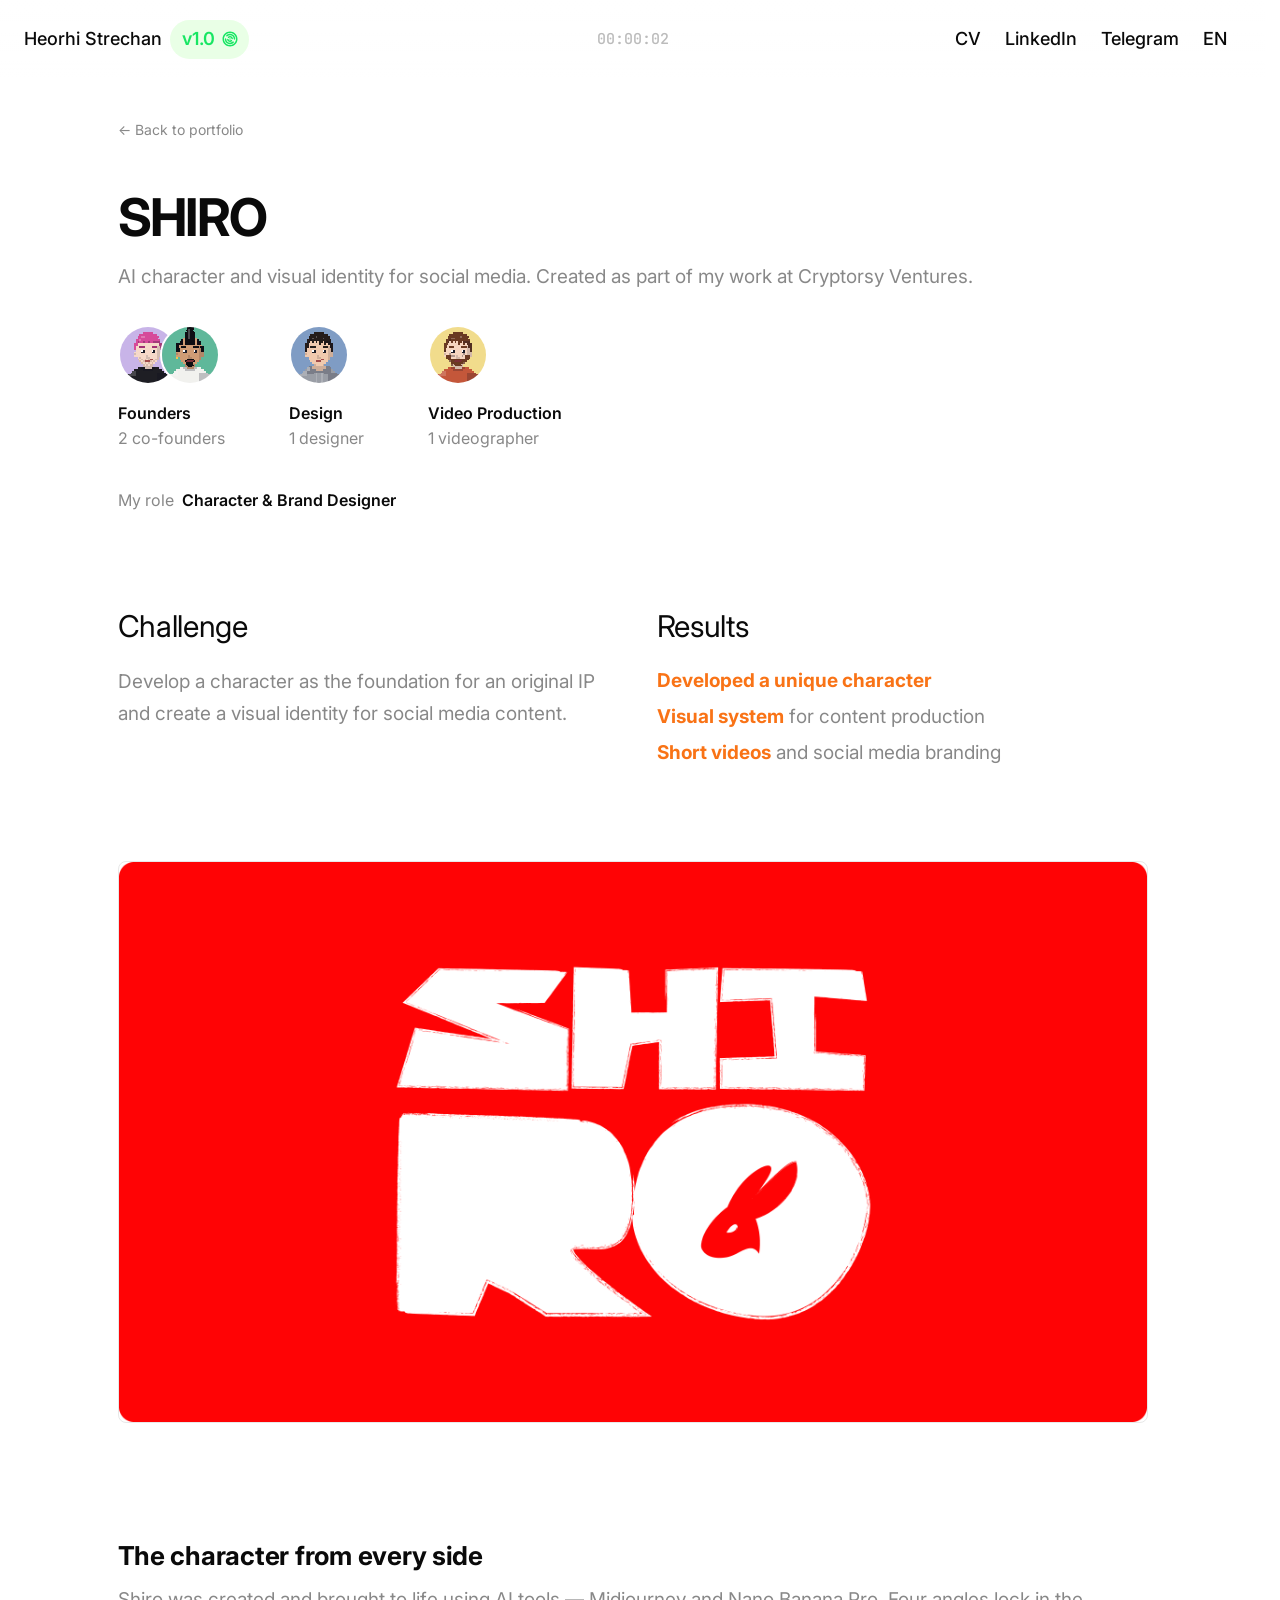
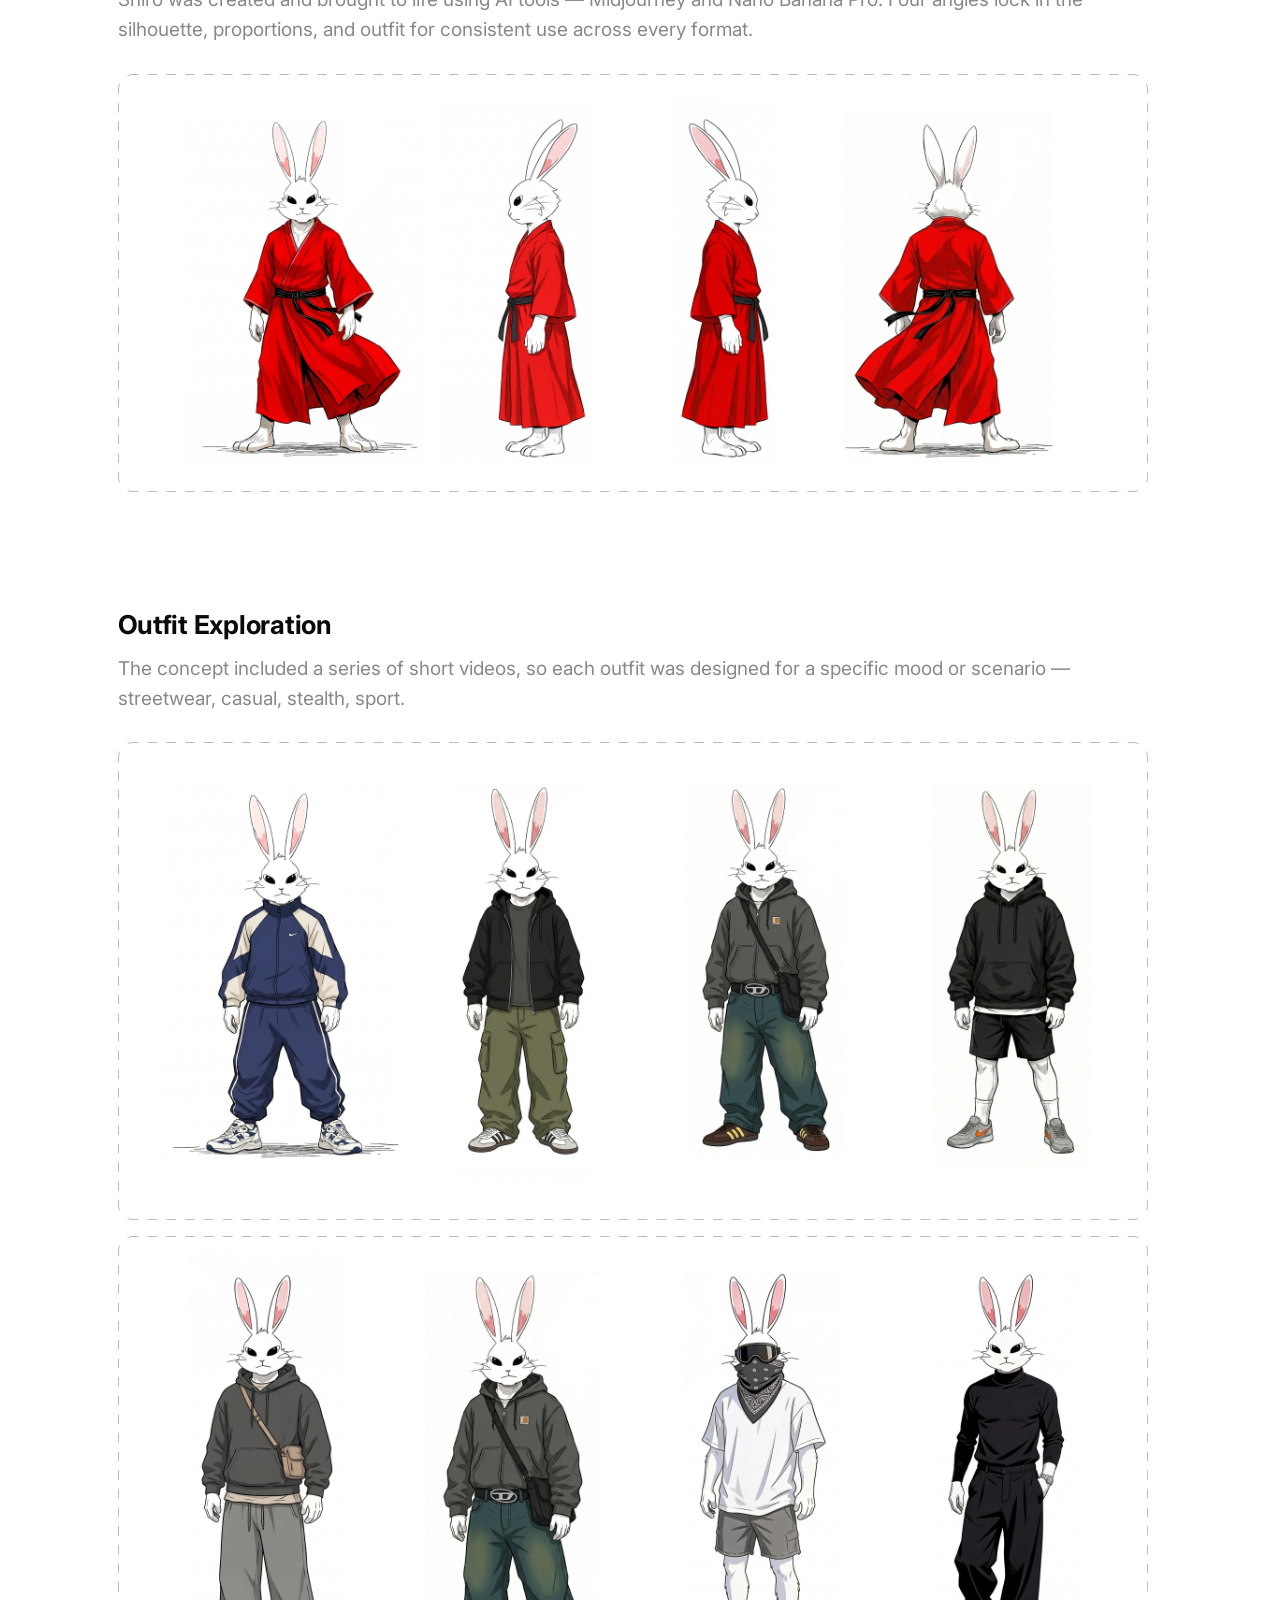
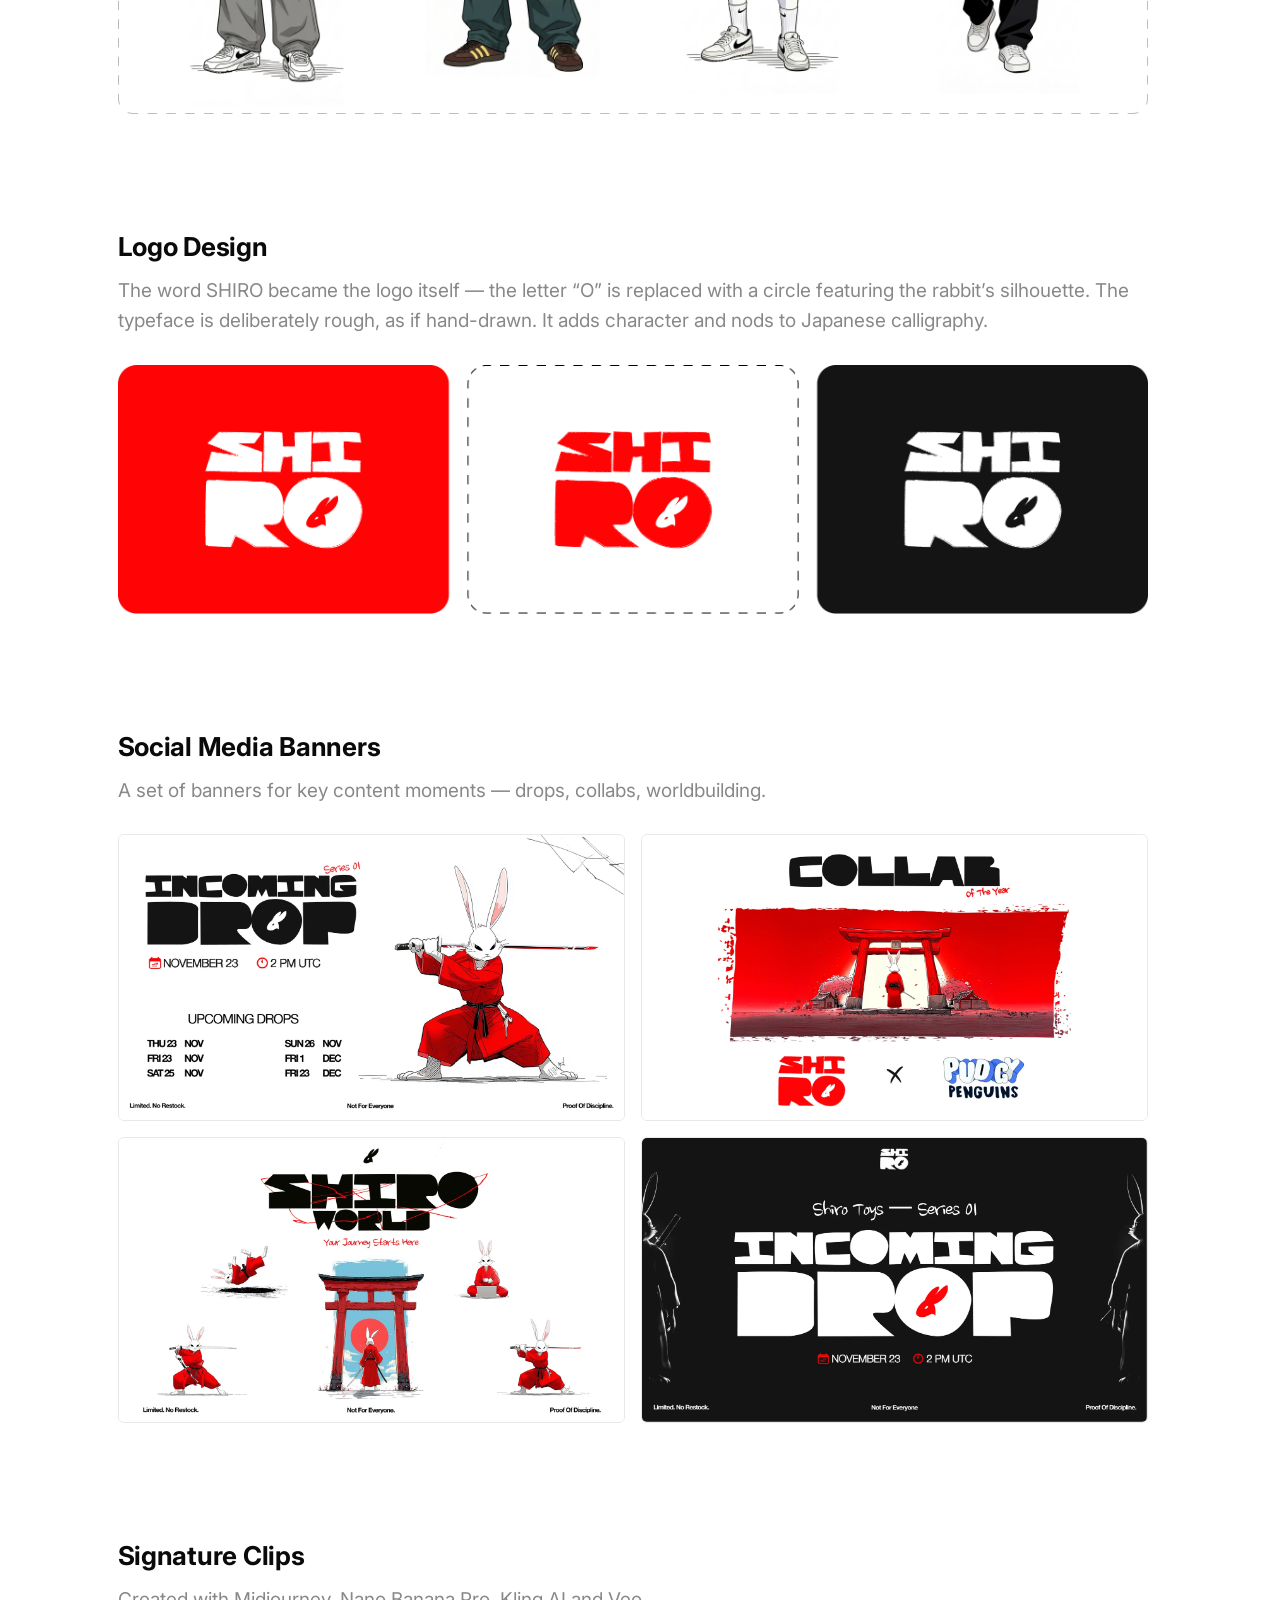
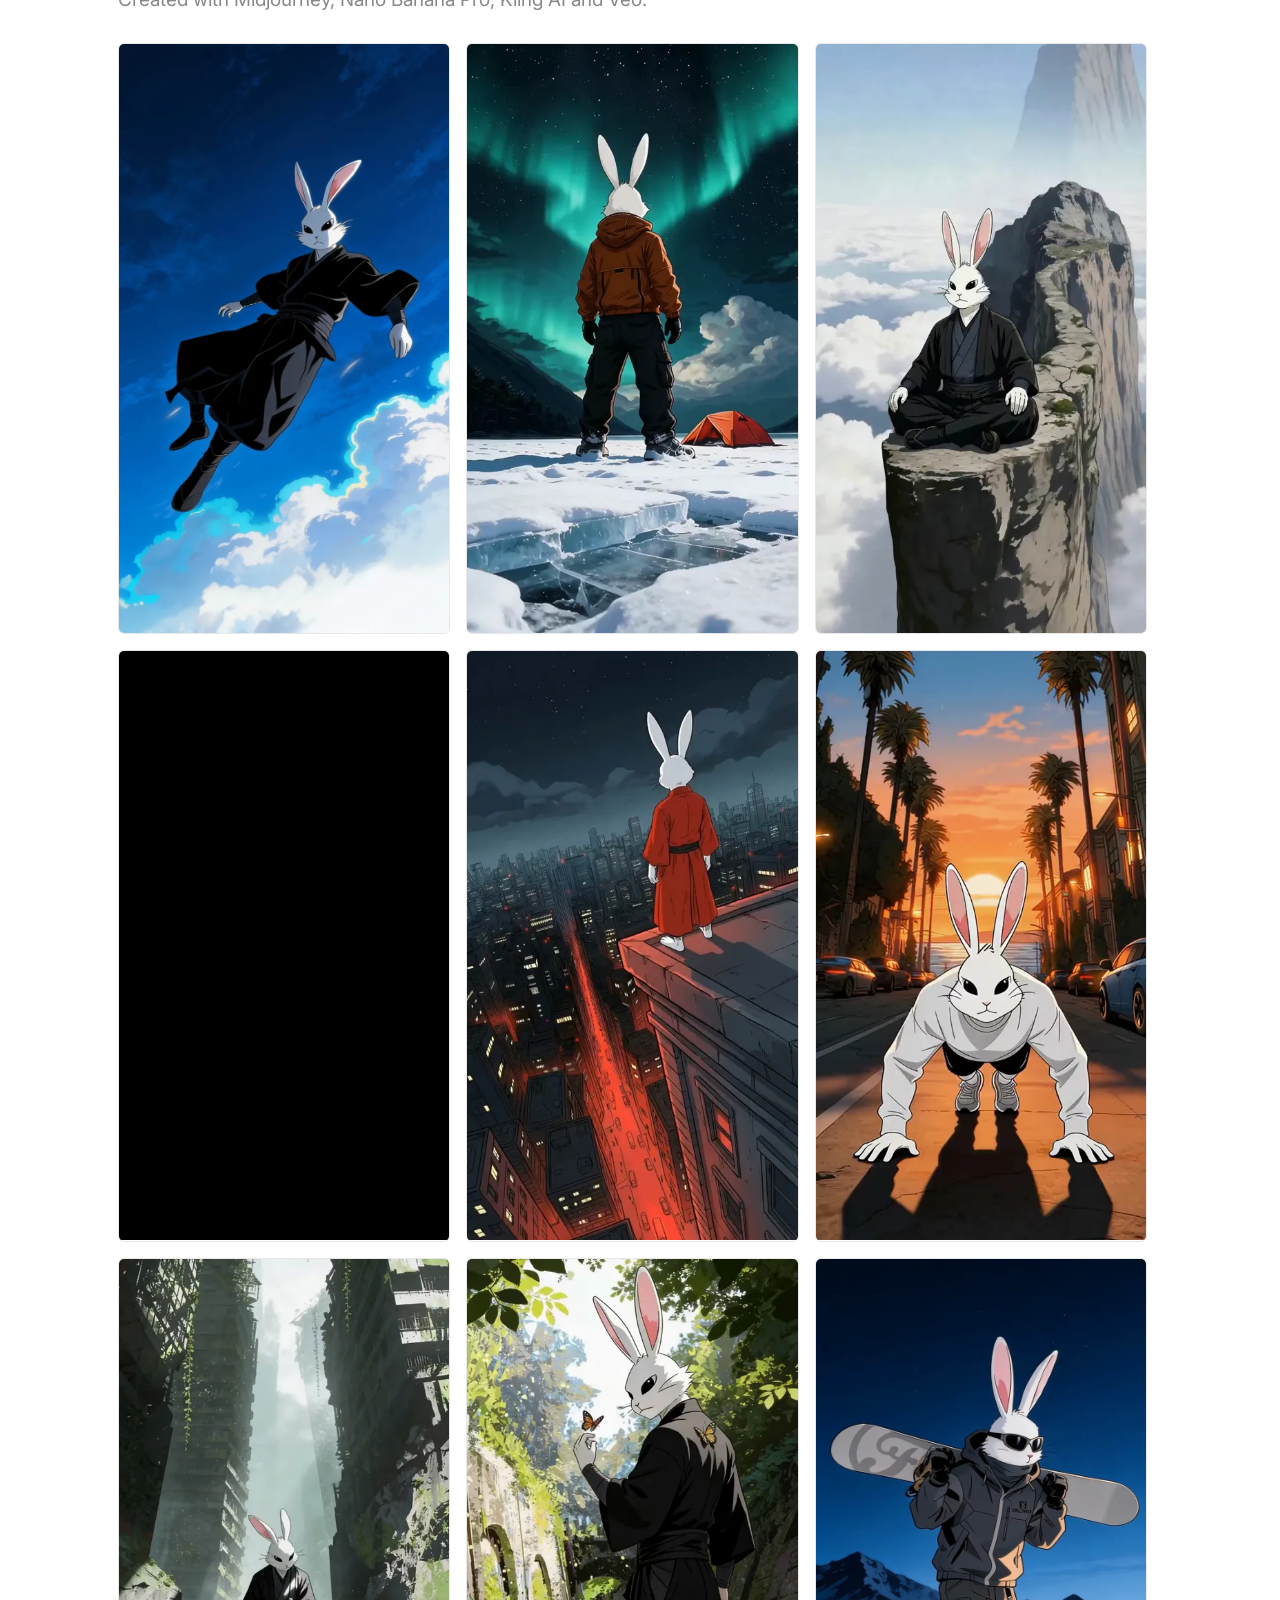
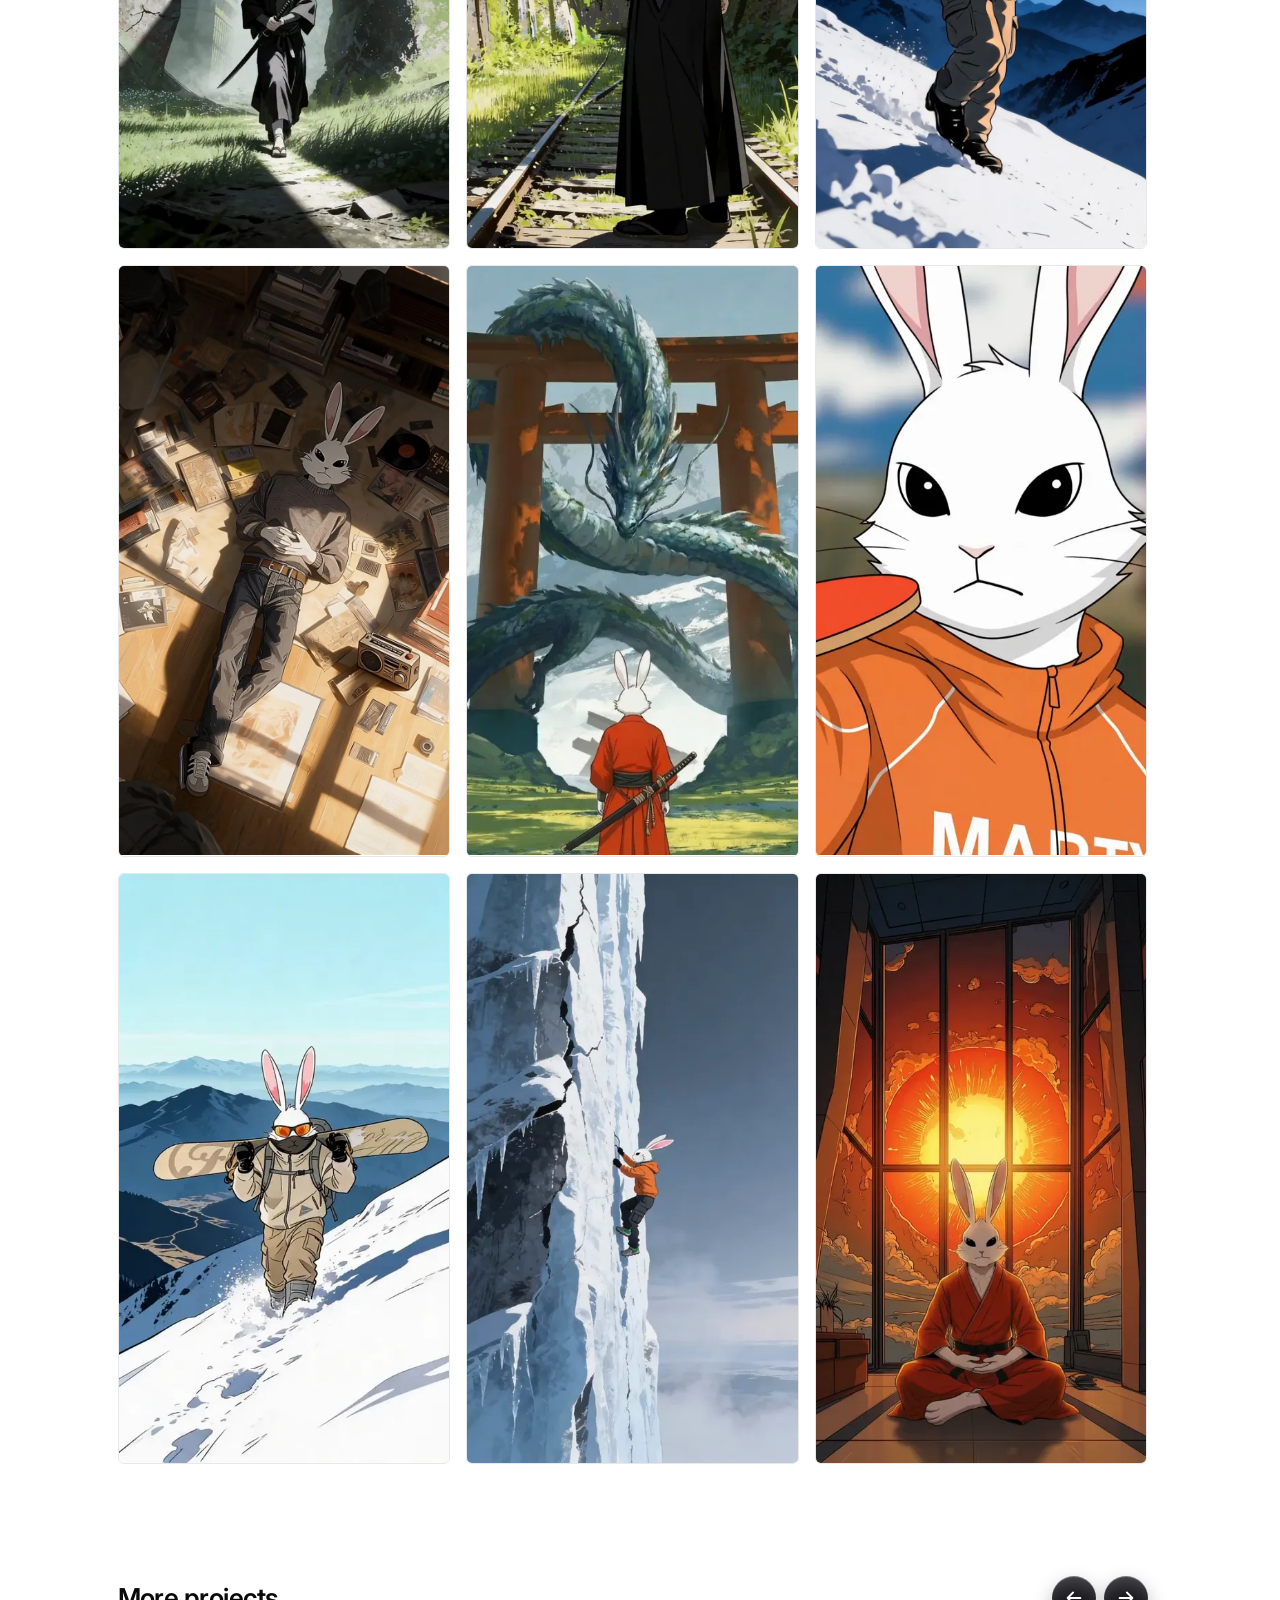
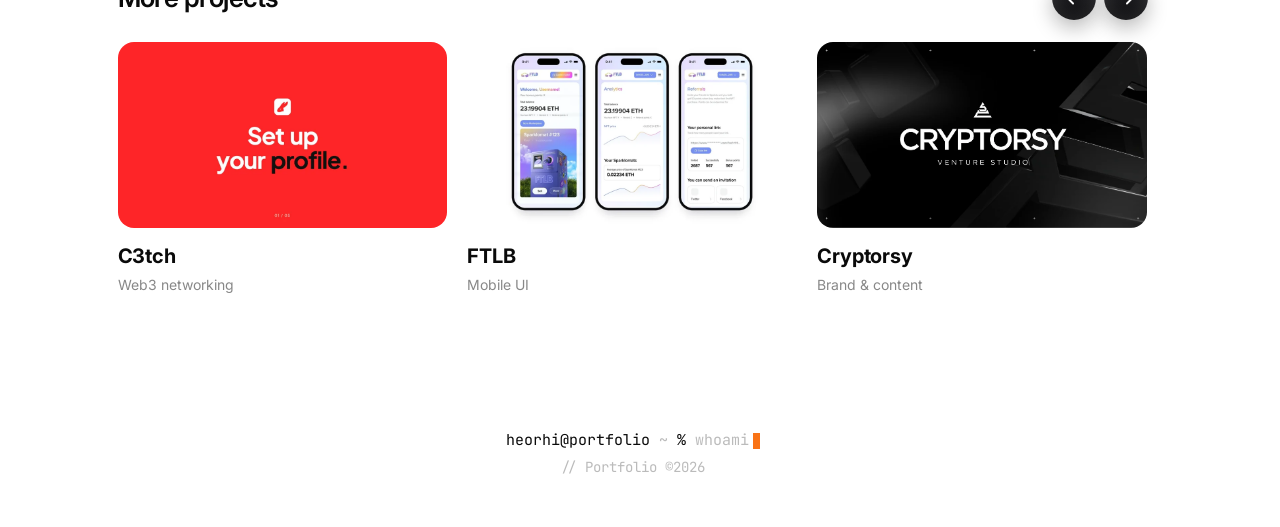
<file: shiro.html>
<!DOCTYPE html>
<html lang="en">
<head>
  <meta charset="UTF-8" />
  <meta name="viewport" content="width=device-width, initial-scale=1.0" />
  <title>SHIRO — Heorhi Strechan</title>
  <meta name="description" content="Shiro — AI character and visual identity for social media: banners and signature clips." />
  <meta property="og:type" content="website" />
  <meta property="og:site_name" content="Heorhi Strechan" />
  <meta property="og:title" content="SHIRO — Heorhi Strechan" />
  <meta property="og:description" content="Shiro — AI character and visual identity for social media: banners and signature clips." />
  <meta property="og:url" content="https://goshastrech.github.io/shiro.html" />
  <meta property="og:image" content="https://goshastrech.github.io/img/og-image-v2.jpg" />
  <meta property="og:image:width" content="1200" />
  <meta property="og:image:height" content="630" />
  <meta name="twitter:card" content="summary_large_image" />
  <meta name="twitter:title" content="SHIRO — Heorhi Strechan" />
  <meta name="twitter:description" content="Shiro — AI character and visual identity for social media: banners and signature clips." />
  <meta name="twitter:image" content="https://goshastrech.github.io/img/og-image-v2.jpg" />
  <link rel="icon" type="image/png" sizes="32x32" href="img/favicon-32.png" />
  <link rel="icon" type="image/png" sizes="192x192" href="img/favicon-192.png" />
  <link rel="apple-touch-icon" href="img/apple-touch-icon.png" />
  <link rel="preconnect" href="https://fonts.googleapis.com" />
  <link rel="preconnect" href="https://fonts.gstatic.com" crossorigin />
  <link href="https://fonts.googleapis.com/css2?family=Inter:wght@400;500;600;700;800&family=JetBrains+Mono:wght@400;500;600&display=swap" rel="stylesheet" />
  <link rel="stylesheet" href="css/styles.css?v=36" />
  <link rel="stylesheet" href="css/header-transparent.css?v=2" />
  <link rel="canonical" href="https://goshastrech.github.io/shiro.html" />
  <noscript><style>.fade-in{opacity:1!important;transform:none!important}</style></noscript>
  <!-- Google Analytics -->
  <script async src="https://www.googletagmanager.com/gtag/js?id=G-NZB949SZQW"></script>
  <script>
    window.dataLayer = window.dataLayer || [];
    function gtag(){dataLayer.push(arguments);}
    gtag('js', new Date());
    gtag('config', 'G-NZB949SZQW');
  </script>
</head>
<body>

  <div id="header-root"></div>

  <div class="case">

    <a href="index.html" class="case__back fade-in"><span data-i18n-en>← Back to portfolio</span><span data-i18n-ru>← К портфолио</span></a>

    <header class="fade-in">
      <h1 class="case__title">SHIRO</h1>
      <p class="case__tagline">
        <span data-i18n-en>AI character and visual identity for social media. Created as part of my work at Cryptorsy&nbsp;Ventures.</span>
        <span data-i18n-ru>AI&#8209;персонаж и&nbsp;визуальная айдентика для соцсетей. Создан в&nbsp;рамках работы в&nbsp;Cryptorsy&nbsp;Ventures.</span>
      </p>
    </header>

    <div class="case__summary-team case__summary-team--lg fade-in">
        <div class="case__team">
          <div class="team__group">
            <div class="team__avatars">
              <img class="team__avatar team__avatar--s_f1" src="img/team/pixel/s_f1.png" alt="" width="256" height="256">
              <img class="team__avatar team__avatar--s_f2" src="img/team/pixel/s_f2.png" alt="" width="256" height="256">
            </div>
            <div>
              <div class="team__role"><span data-i18n-en>Founders</span><span data-i18n-ru>Основатели</span></div>
              <div class="team__count"><span data-i18n-en>2 co-founders</span><span data-i18n-ru>2 сооснователя</span></div>
            </div>
          </div>
          <div class="team__group">
            <div class="team__avatars">
              <img class="team__avatar team__avatar--owner" src="img/team/pixel/owner.png" alt="" width="256" height="256">
            </div>
            <div>
              <div class="team__role"><span data-i18n-en>Design</span><span data-i18n-ru>Дизайн</span></div>
              <div class="team__count"><span data-i18n-en>1 designer</span><span data-i18n-ru>1 дизайнер</span></div>
            </div>
          </div>
          <div class="team__group">
            <div class="team__avatars">
              <img class="team__avatar team__avatar--s_v" src="img/team/pixel/s_v.png" alt="" width="256" height="256">
            </div>
            <div>
              <div class="team__role"><span data-i18n-en>Video Production</span><span data-i18n-ru>Видеопродакшн</span></div>
              <div class="team__count"><span data-i18n-en>1 videographer</span><span data-i18n-ru>1 видеограф</span></div>
            </div>
          </div>
        </div>
        <div class="case__role">
          <span class="case__role-label"><span data-i18n-en>My role</span><span data-i18n-ru>Моя роль</span></span>
          <span class="case__role-value"><span data-i18n-en>Character &amp; Brand Designer</span><span data-i18n-ru>Дизайнер персонажа и&nbsp;бренда</span></span>
        </div>
    </div>

    <div class="case__overview fade-in">
      <div>
        <div class="overview__title"><span data-i18n-en>Challenge</span><span data-i18n-ru>Задача</span></div>
        <p class="overview__text">
          <span data-i18n-en>Develop a character as the foundation for an original IP and create a visual identity for social media content.</span>
          <span data-i18n-ru>Разработать персонажа как основу оригинального IP и&nbsp;создать визуальную айдентику для контента в&nbsp;соцсетях.</span>
        </p>
      </div>
      <div>
        <div class="overview__title"><span data-i18n-en>Results</span><span data-i18n-ru>Результаты</span></div>
        <div class="overview__results">
          <div class="overview__results-item"><span class="overview__results-value"><span data-i18n-en>Developed a unique character</span><span data-i18n-ru>Разработан уникальный персонаж</span></span></div>
          <div class="overview__results-item"><span class="overview__results-value"><span data-i18n-en>Visual system</span><span data-i18n-ru>Визуальная система</span></span> <span data-i18n-en>for content production</span><span data-i18n-ru>для продакшена контента</span></div>
          <div class="overview__results-item"><span class="overview__results-value"><span data-i18n-en>Short videos</span><span data-i18n-ru>Короткие видео</span></span> <span data-i18n-en>and social media branding</span><span data-i18n-ru>и&nbsp;брендинг для соцсетей</span></div>
        </div>
      </div>
    </div>

    <div class="case__hero case__hero--image fade-in">
      <img width="2200" src="img/Shiro Hero.png" alt="SHIRO logo, white lettering on red" />
    </div>

    <section class="case-section fade-in">
      <h2 class="case-section__title"><span data-i18n-en>The character from every side</span><span data-i18n-ru>Персонаж со всех сторон</span></h2>
      <p class="case-section__desc">
        <span data-i18n-en>Shiro was created and brought to life using AI tools — Midjourney and Nano&nbsp;Banana&nbsp;Pro. Four angles lock in the silhouette, proportions, and outfit for consistent use across every format.</span>
        <span data-i18n-ru>Shiro создали и&nbsp;оживили с&nbsp;помощью AI&#8209;инструментов — Midjourney и&nbsp;Nano&nbsp;Banana&nbsp;Pro. Четыре ракурса фиксируют силуэт, пропорции и&nbsp;костюм для единообразного использования во&nbsp;всех форматах.</span>
      </p>
      <img width="2202" height="894" src="img/Shiro Turnaround.webp" alt="Shiro character from four angles" class="case-section__image" />
    </section>

    <section class="case-section fade-in">
      <h2 class="case-section__title"><span data-i18n-en>Outfit Exploration</span><span data-i18n-ru>Проработка образов</span></h2>
      <p class="case-section__desc">
        <span data-i18n-en>The concept included a series of short videos, so each outfit was designed for a specific mood or scenario — streetwear, casual, stealth, sport.</span>
        <span data-i18n-ru>Концепт включал серию коротких видео, поэтому каждый образ проектировался под конкретное настроение или сценарий — стритвир, кэжуал, стелс, спорт.</span>
      </p>
      <img width="2202" height="1022" src="img/Shiro Outfits 1.webp" alt="Shiro outfit exploration, row 1" class="case-section__image" />
      <img width="2202" height="1022" src="img/Shiro Outfits 2.webp" alt="Shiro outfit exploration, row 2" class="case-section__image" />
    </section>

    <section class="case-section fade-in">
      <h2 class="case-section__title"><span data-i18n-en>Logo Design</span><span data-i18n-ru>Дизайн логотипа</span></h2>
      <p class="case-section__desc">
        <span data-i18n-en>The word SHIRO became the logo itself — the letter “O” is replaced with a circle featuring the rabbit’s silhouette. The typeface is deliberately rough, as if hand-drawn. It adds character and nods to Japanese calligraphy.</span>
        <span data-i18n-ru>Слово SHIRO само стало логотипом — буква «O» заменена на круг с&nbsp;силуэтом зайца. Шрифт намеренно грубый, будто нарисован от руки — добавляет характер и&nbsp;отсылает к&nbsp;японской каллиграфии.</span>
      </p>
      <img width="2200" height="533" src="img/Shiro Logo Swatches.png" alt="Shiro logo — red, white, and black variants" class="case-section__image" />
    </section>

    <section class="case-section fade-in">
      <h2 class="case-section__title"><span data-i18n-en>Social Media Banners</span><span data-i18n-ru>Баннеры для соцсетей</span></h2>
      <p class="case-section__desc">
        <span data-i18n-en>A set of banners for key content moments — drops, collabs, worldbuilding.</span>
        <span data-i18n-ru>Набор баннеров под ключевые моменты контента — дропы, коллабы, ворлдбилдинг.</span>
      </p>
      <div class="grid-2">
        <div class="case-img" data-lb-group="shiro-banners" data-lb-kind="banner" data-lb-title="Incoming Drop" role="button" tabindex="0" aria-label="Incoming Drop: open full size">
          <img src="img/banners/shiro-incoming.webp" loading="lazy" decoding="async" width="1600" height="901" style="width:100%;height:auto;display:block" alt="Shiro — Incoming Drop banner" />
        </div>
        <div class="case-img" data-lb-group="shiro-banners" data-lb-kind="banner" data-lb-title="Collab of the Year: Shiro x Pudgy Penguins" role="button" tabindex="0" aria-label="Collab of the Year: Shiro x Pudgy Penguins: open full size">
          <img src="img/banners/shiro-collab.webp" loading="lazy" decoding="async" width="1600" height="901" style="width:100%;height:auto;display:block" alt="Shiro x Pudgy Penguins collab banner" />
        </div>
        <div class="case-img" data-lb-group="shiro-banners" data-lb-kind="banner" data-lb-title="Shiro World" role="button" tabindex="0" aria-label="Shiro World: open full size">
          <img src="img/banners/shiro-world.webp" loading="lazy" decoding="async" width="1600" height="901" style="width:100%;height:auto;display:block" alt="Shiro World banner" />
        </div>
        <div class="case-img" data-lb-group="shiro-banners" data-lb-kind="banner" data-lb-title="Incoming Drop (dark)" role="button" tabindex="0" aria-label="Incoming Drop (dark): open full size">
          <img src="img/banners/shiro-drop-dark.webp" loading="lazy" decoding="async" width="1600" height="901" style="width:100%;height:auto;display:block" alt="Shiro — Incoming Drop banner, dark version" />
        </div>
      </div>
    </section>

    <section class="case-section fade-in">
      <h2 class="case-section__title"><span data-i18n-en>Signature Clips</span><span data-i18n-ru>Фирменные ролики</span></h2>
      <p class="case-section__desc">
        <span data-i18n-en>Created with Midjourney, Nano&nbsp;Banana&nbsp;Pro, Kling&nbsp;AI and Veo.</span>
        <span data-i18n-ru>Создано с&nbsp;помощью Midjourney, Nano&nbsp;Banana&nbsp;Pro, Kling&nbsp;AI и&nbsp;Veo.</span>
      </p>
      <div class="grid-3 grid-3--clips">
        <div class="case-img case-img--portrait" data-lb-group="shiro-clips" data-lb-kind="clip" data-lb-title="Free Fall" role="button" tabindex="0" aria-label="Free Fall: open full size">
          <video src="img/Shiro Free Fall.mp4" poster="img/posters-video/shiro-free-fall.webp" data-autoplay loop muted playsinline preload="none"></video>
        </div>
        <div class="case-img case-img--portrait" data-lb-group="shiro-clips" data-lb-kind="clip" data-lb-title="North" role="button" tabindex="0" aria-label="North: open full size">
          <video src="img/shiro/north.mp4" poster="img/posters-video/shiro-north.webp" data-autoplay loop muted playsinline preload="none"></video>
        </div>
        <div class="case-img case-img--portrait" data-lb-group="shiro-clips" data-lb-kind="clip" data-lb-title="Mountain" role="button" tabindex="0" aria-label="Mountain: open full size">
          <video src="img/shiro/mountain.mp4" poster="img/posters-video/shiro-mountain.webp" data-autoplay loop muted playsinline preload="none"></video>
        </div>
      
        <div class="case-img case-img--portrait" data-lb-group="shiro-clips" data-lb-kind="clip" data-lb-title="Desert" role="button" tabindex="0" aria-label="Desert: open full size">
          <video src="img/shiro/desert-2.mp4" poster="img/posters-video/shiro-desert-2.webp" data-autoplay loop muted playsinline preload="none"></video>
        </div>
        <div class="case-img case-img--portrait" data-lb-group="shiro-clips" data-lb-kind="clip" data-lb-title="Edge" role="button" tabindex="0" aria-label="Edge: open full size">
          <video src="img/shiro/edge-2.mp4" poster="img/posters-video/shiro-edge-2.webp" data-autoplay loop muted playsinline preload="none"></video>
        </div>
        <div class="case-img case-img--portrait" data-lb-group="shiro-clips" data-lb-kind="clip" data-lb-title="La Push Ups" role="button" tabindex="0" aria-label="La Push Ups: open full size">
          <video src="img/shiro/la-push-ups.mp4" poster="img/posters-video/shiro-la-push-ups.webp" data-autoplay loop muted playsinline preload="none"></video>
        </div>
      
        <div class="case-img case-img--portrait" data-lb-group="shiro-clips" data-lb-kind="clip" data-lb-title="Post-Apocalypse" role="button" tabindex="0" aria-label="Post-Apocalypse: open full size">
          <video src="img/shiro/postapocalypse.mp4" poster="img/posters-video/shiro-postapocalypse.webp" data-autoplay loop muted playsinline preload="none"></video>
        </div>
        <div class="case-img case-img--portrait" data-lb-group="shiro-clips" data-lb-kind="clip" data-lb-title="Butterfly" role="button" tabindex="0" aria-label="Butterfly: open full size">
          <video src="img/shiro/butterfly-1.mp4" poster="img/posters-video/shiro-butterfly-1.webp" data-autoplay loop muted playsinline preload="none"></video>
        </div>
        <div class="case-img case-img--portrait" data-lb-group="shiro-clips" data-lb-kind="clip" data-lb-title="Descent" role="button" tabindex="0" aria-label="Descent: open full size">
          <video src="img/Shiro Descent.mp4" poster="img/posters-video/shiro-descent.webp" data-autoplay loop muted playsinline preload="none"></video>
        </div>
      
        <div class="case-img case-img--portrait" data-lb-group="shiro-clips" data-lb-kind="clip" data-lb-title="Reset" role="button" tabindex="0" aria-label="Reset: open full size">
          <video src="img/Shiro Reset.mp4" poster="img/posters-video/shiro-reset.webp" data-autoplay loop muted playsinline preload="none"></video>
        </div>
        <div class="case-img case-img--portrait" data-lb-group="shiro-clips" data-lb-kind="clip" data-lb-title="Dragon" role="button" tabindex="0" aria-label="Dragon: open full size">
          <video src="img/shiro/dragon.mp4" poster="img/posters-video/shiro-dragon.webp" data-autoplay loop muted playsinline preload="none"></video>
        </div>
        <div class="case-img case-img--portrait" data-lb-group="shiro-clips" data-lb-kind="clip" data-lb-title="Marty Supreme 1" role="button" tabindex="0" aria-label="Marty Supreme 1: open full size">
          <video src="img/shiro/marty-supreme-1.mp4" poster="img/posters-video/shiro-marty-supreme-1.webp" data-autoplay loop muted playsinline preload="none"></video>
        </div>
      
        <div class="case-img case-img--portrait" data-lb-group="shiro-clips" data-lb-kind="clip" data-lb-title="Descent 2" role="button" tabindex="0" aria-label="Descent 2: open full size">
          <video src="img/shiro/descent-2.mp4" poster="img/posters-video/shiro-descent-2.webp" data-autoplay loop muted playsinline preload="none"></video>
        </div>
        <div class="case-img case-img--portrait" data-lb-group="shiro-clips" data-lb-kind="clip" data-lb-title="The Climb" role="button" tabindex="0" aria-label="The Climb: open full size">
          <video src="img/shiro/the-climb.mp4" poster="img/posters-video/shiro-the-climb.webp" data-autoplay loop muted playsinline preload="none"></video>
        </div>
        <div class="case-img case-img--portrait" data-lb-group="shiro-clips" data-lb-kind="clip" data-lb-title="Stoic" role="button" tabindex="0" aria-label="Stoic: open full size">
          <video src="img/shiro/stoic-2.mp4" poster="img/posters-video/shiro-stoic-2.webp" data-autoplay loop muted playsinline preload="none"></video>
        </div>
      </div>
    </section>

  </div>

  <section class="more-projects" aria-label="More projects">
    <div class="more-projects__head">
      <h2 class="more-projects__title"><span data-i18n-en>More projects</span><span data-i18n-ru>Другие проекты</span></h2>
      <div class="more-projects__arrows">
        <button type="button" class="more-projects__arrow" data-dir="-1" aria-label="Previous"><svg viewBox="0 0 24 24" width="22" height="22" fill="none" stroke="currentColor" stroke-width="2" stroke-linecap="round" stroke-linejoin="round" aria-hidden="true"><path d="M19 12H5M11 6l-6 6 6 6"/></svg></button>
        <button type="button" class="more-projects__arrow" data-dir="1" aria-label="Next"><svg viewBox="0 0 24 24" width="22" height="22" fill="none" stroke="currentColor" stroke-width="2" stroke-linecap="round" stroke-linejoin="round" aria-hidden="true"><path d="M5 12h14M13 6l6 6-6 6"/></svg></button>
      </div>
    </div>
    <div class="more-projects__track">
      <a class="more-projects__card" href="c3tch.html">
        <span class="more-projects__img"><img src="img/pager/c3tch.webp" alt="" width="1000" height="562" loading="lazy" decoding="async"></span>
        <b>C3tch</b><span class="more-projects__sub"><span data-i18n-en>Web3 networking</span><span data-i18n-ru>Web3-нетворкинг</span></span>
      </a>
      <a class="more-projects__card" href="ftlb.html">
        <span class="more-projects__img"><img src="img/pager/ftlb.webp" alt="" width="1000" height="567" loading="lazy" decoding="async"></span>
        <b>FTLB</b><span class="more-projects__sub"><span data-i18n-en>Mobile UI</span><span data-i18n-ru>Мобильный UI</span></span>
      </a>
      <a class="more-projects__card" href="cryptorsy.html">
        <span class="more-projects__img"><img src="img/pager/cryptorsy.webp" alt="" width="1000" height="545" loading="lazy" decoding="async"></span>
        <b>Cryptorsy</b><span class="more-projects__sub"><span data-i18n-en>Brand & content</span><span data-i18n-ru>Бренд и контент</span></span>
      </a>
      <a class="more-projects__card" href="trady.html">
        <span class="more-projects__img"><img src="img/pager/trady.webp" alt="" width="1000" height="570" loading="lazy" decoding="async"></span>
        <b>Trady</b><span class="more-projects__sub"><span data-i18n-en>Trading terminal</span><span data-i18n-ru>Торговый терминал</span></span>
      </a>
      <a class="more-projects__card" href="polyranger.html">
        <span class="more-projects__img"><img src="img/pager/polyranger.webp" alt="" width="1000" height="562" loading="lazy" decoding="async"></span>
        <b>Polyranger</b><span class="more-projects__sub"><span data-i18n-en>Prediction markets</span><span data-i18n-ru>Рынки предсказаний</span></span>
      </a>
    </div>
  </section>

  <div id="footer-root"></div>

  <script src="js/components.js?v=6"></script>
  <script src="js/main.js?v=6"></script>
  <script src="js/lightbox.js?v=6"></script>
</body>
</html>
</file>
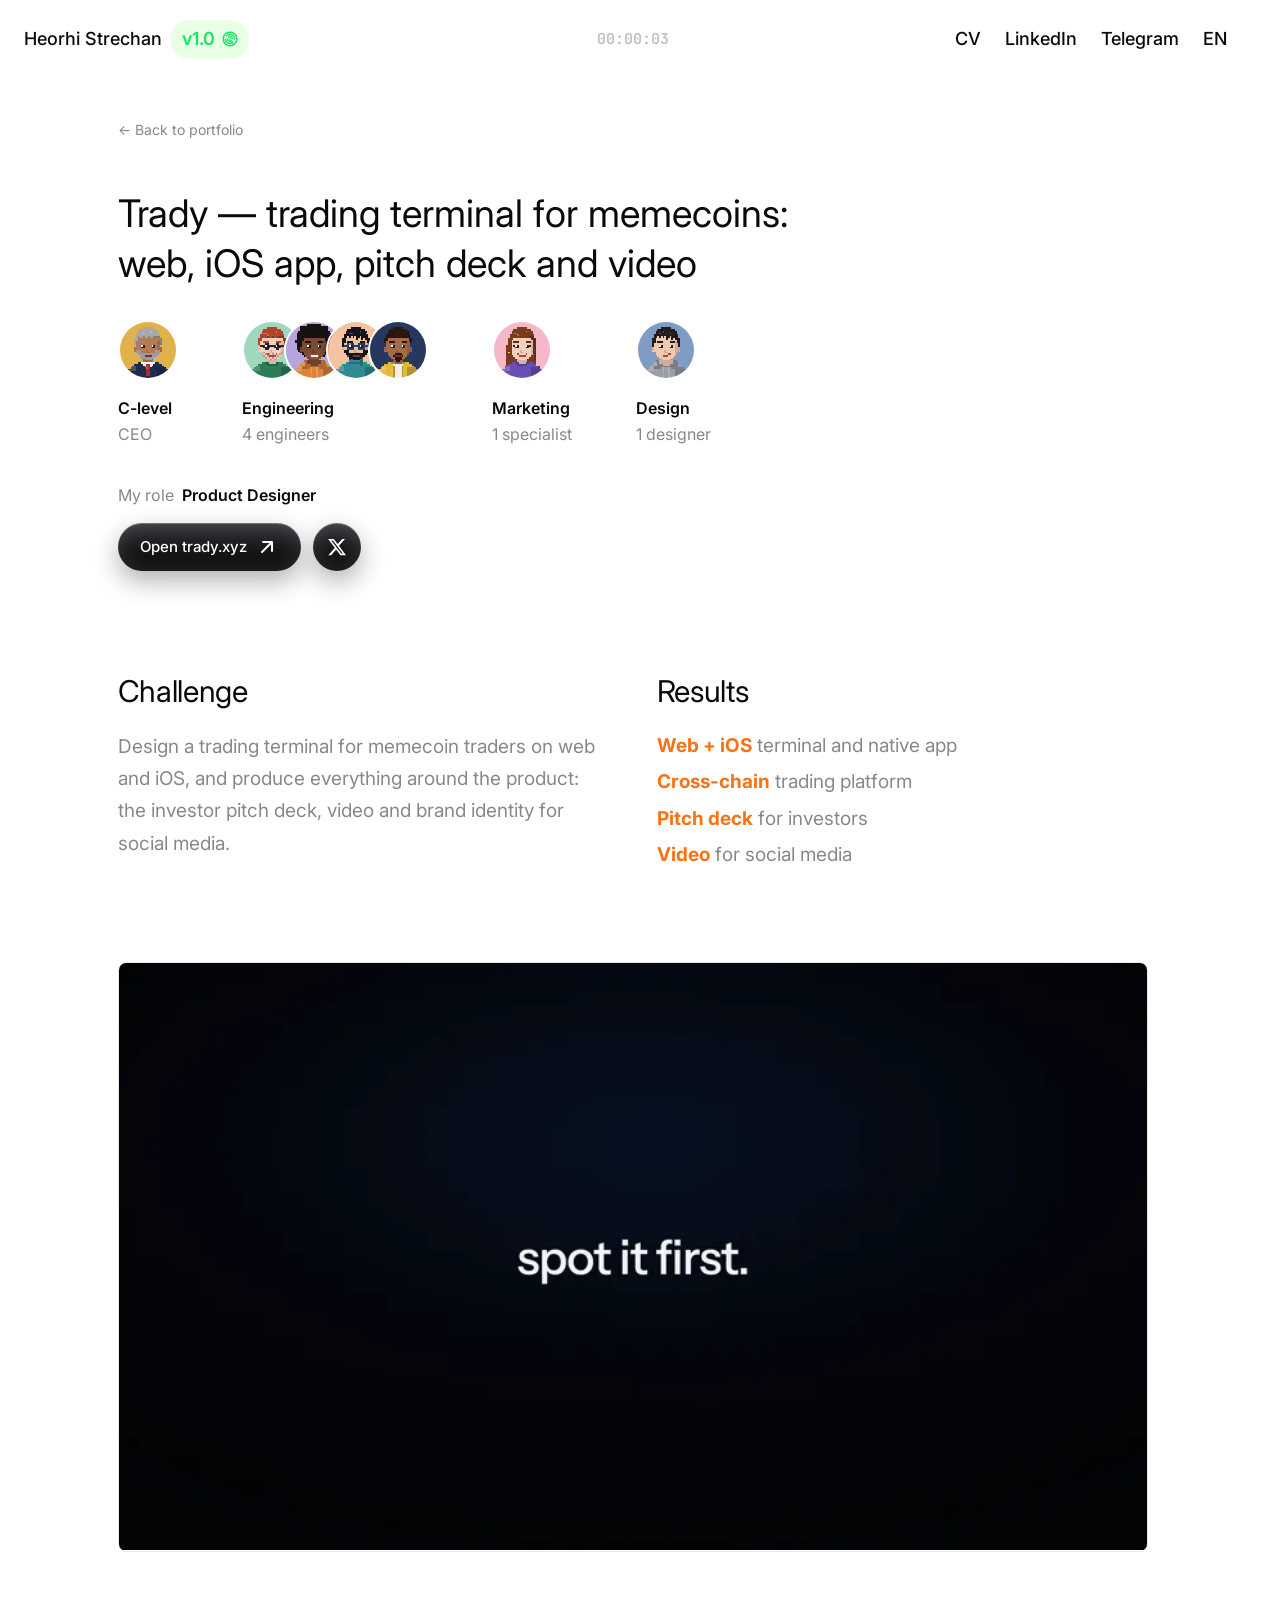
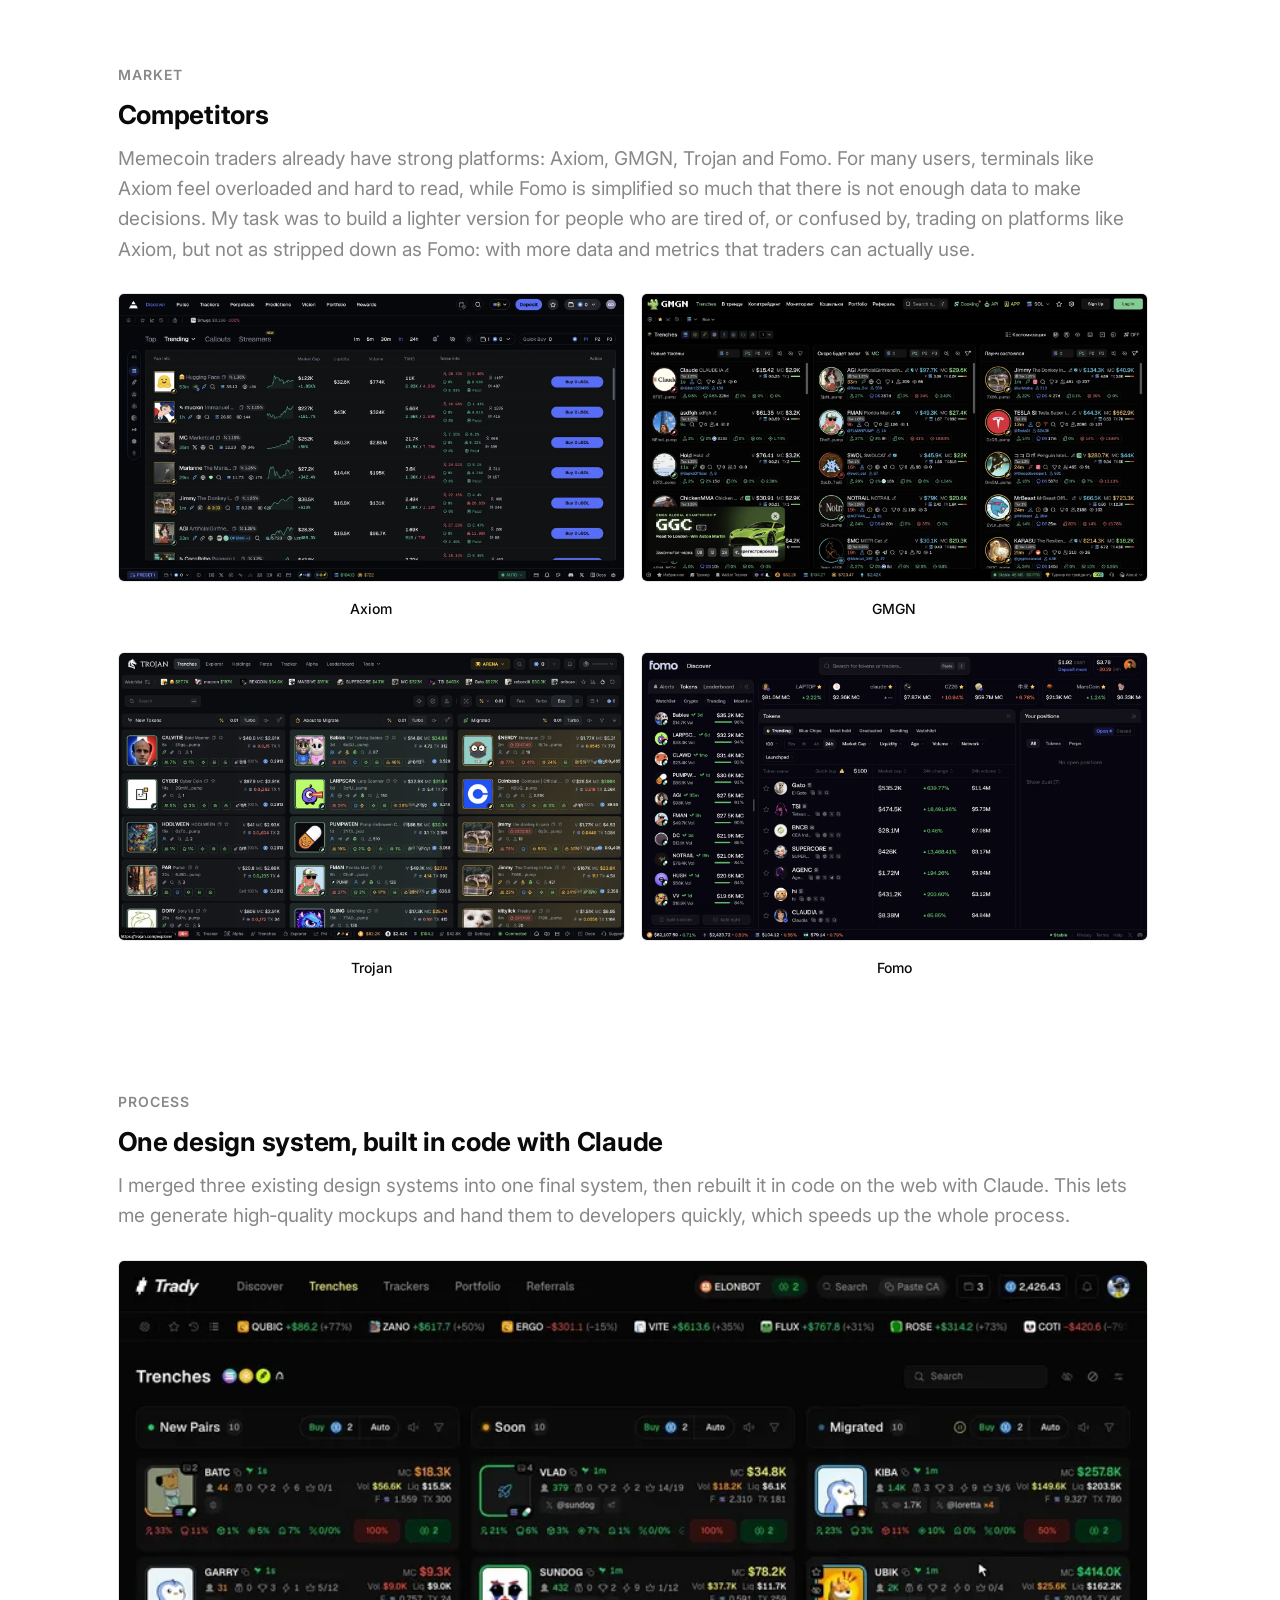
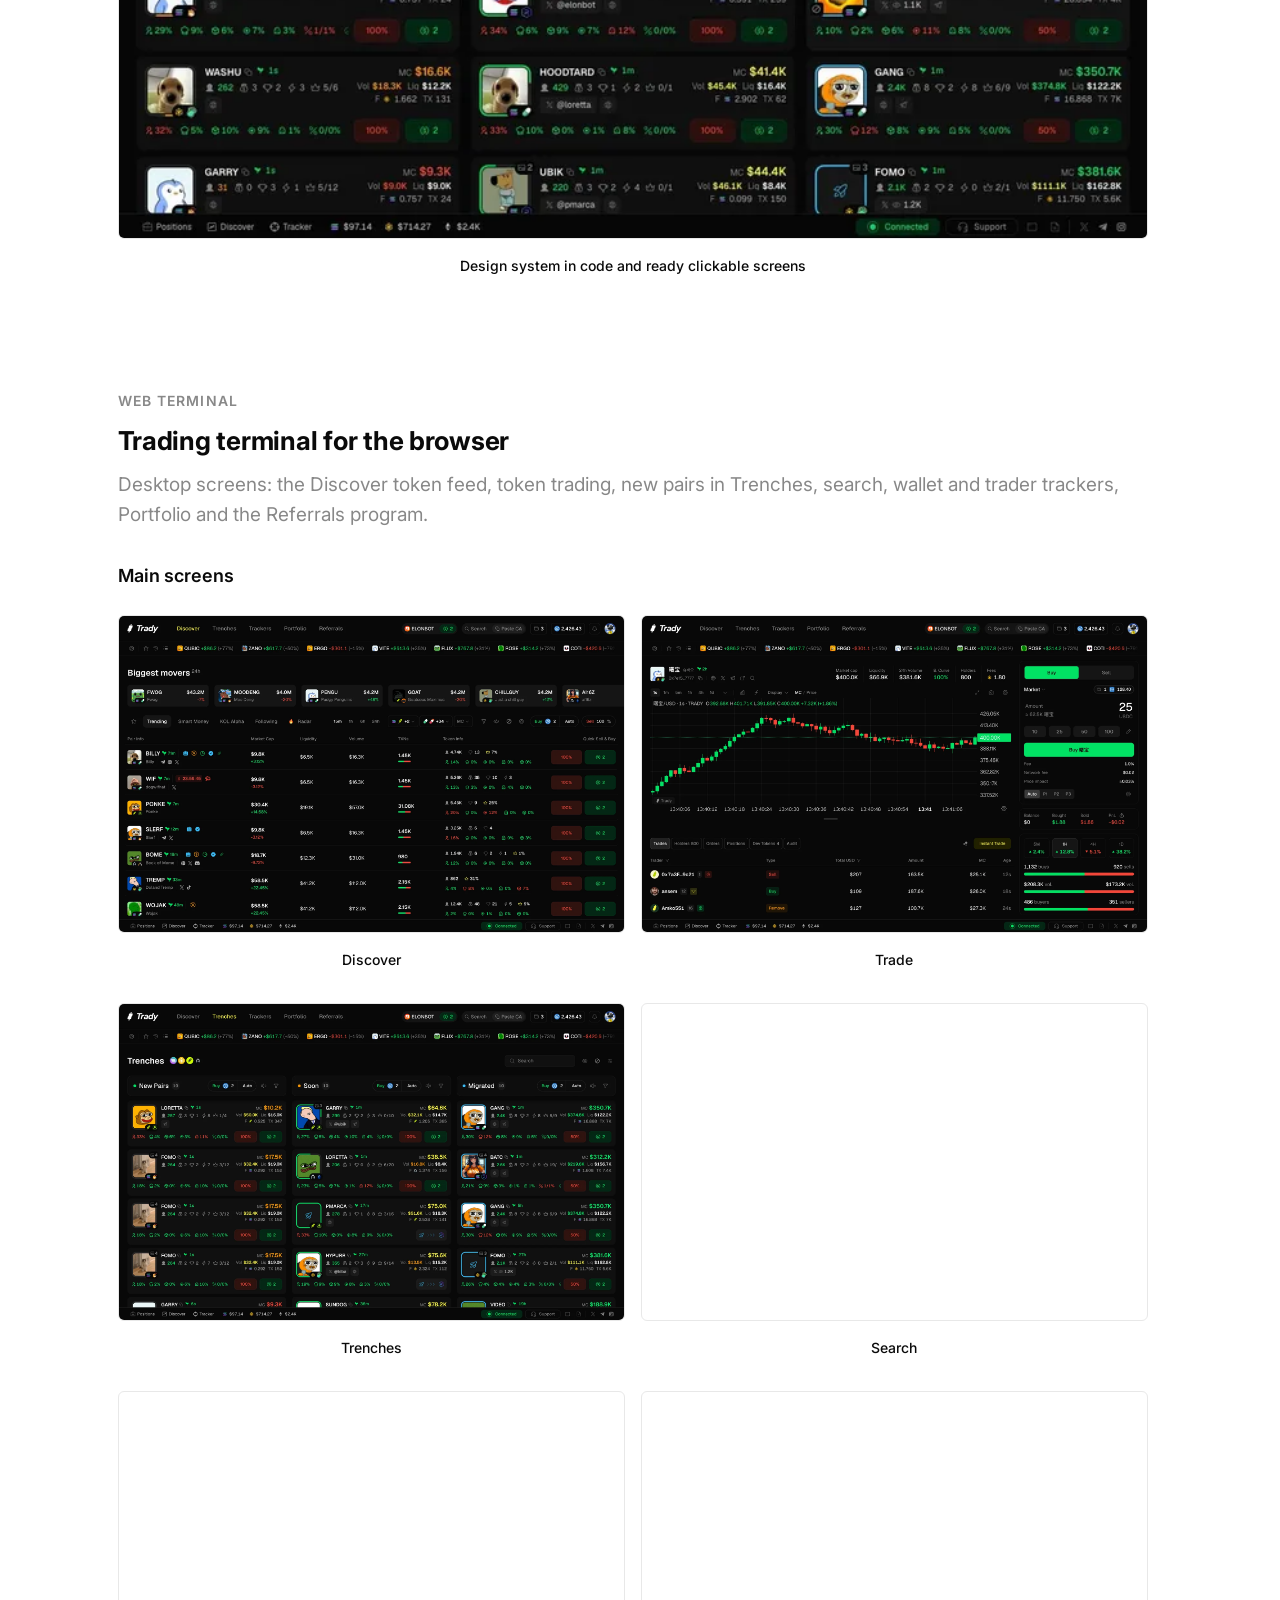
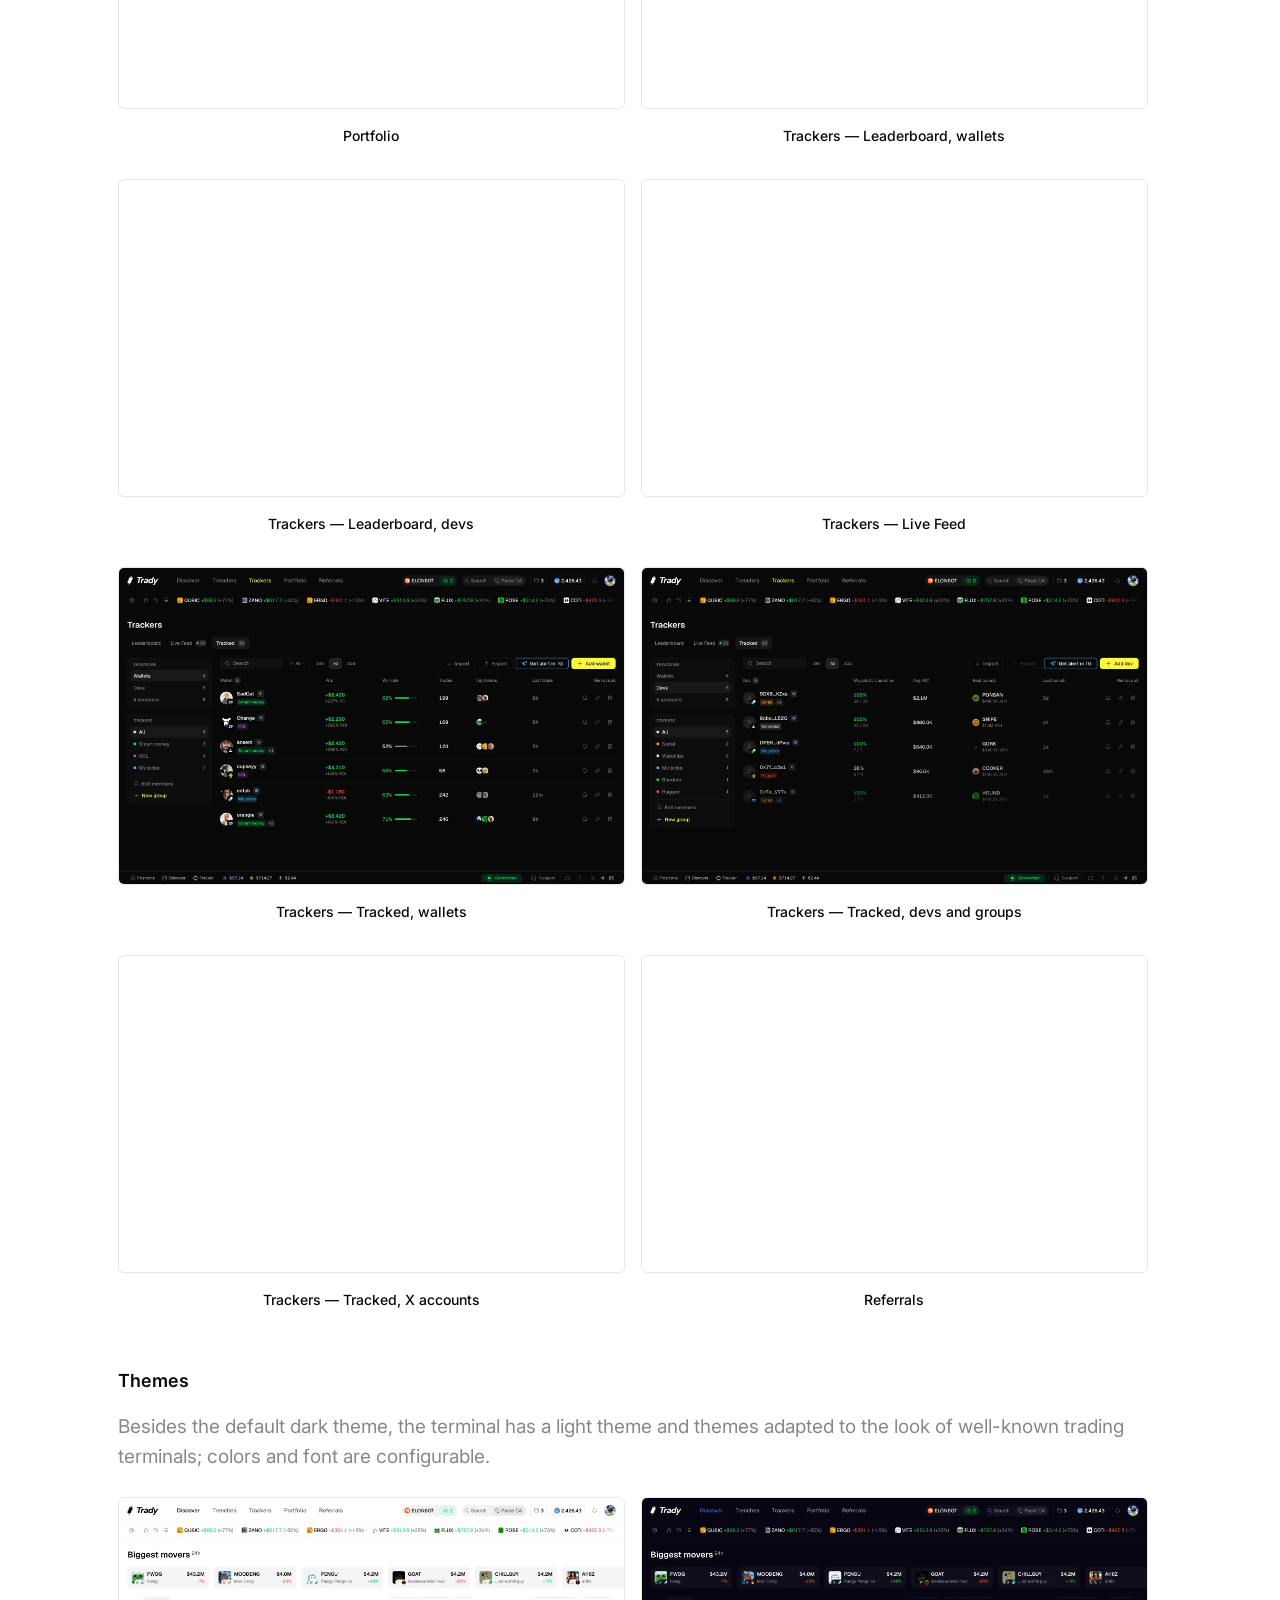
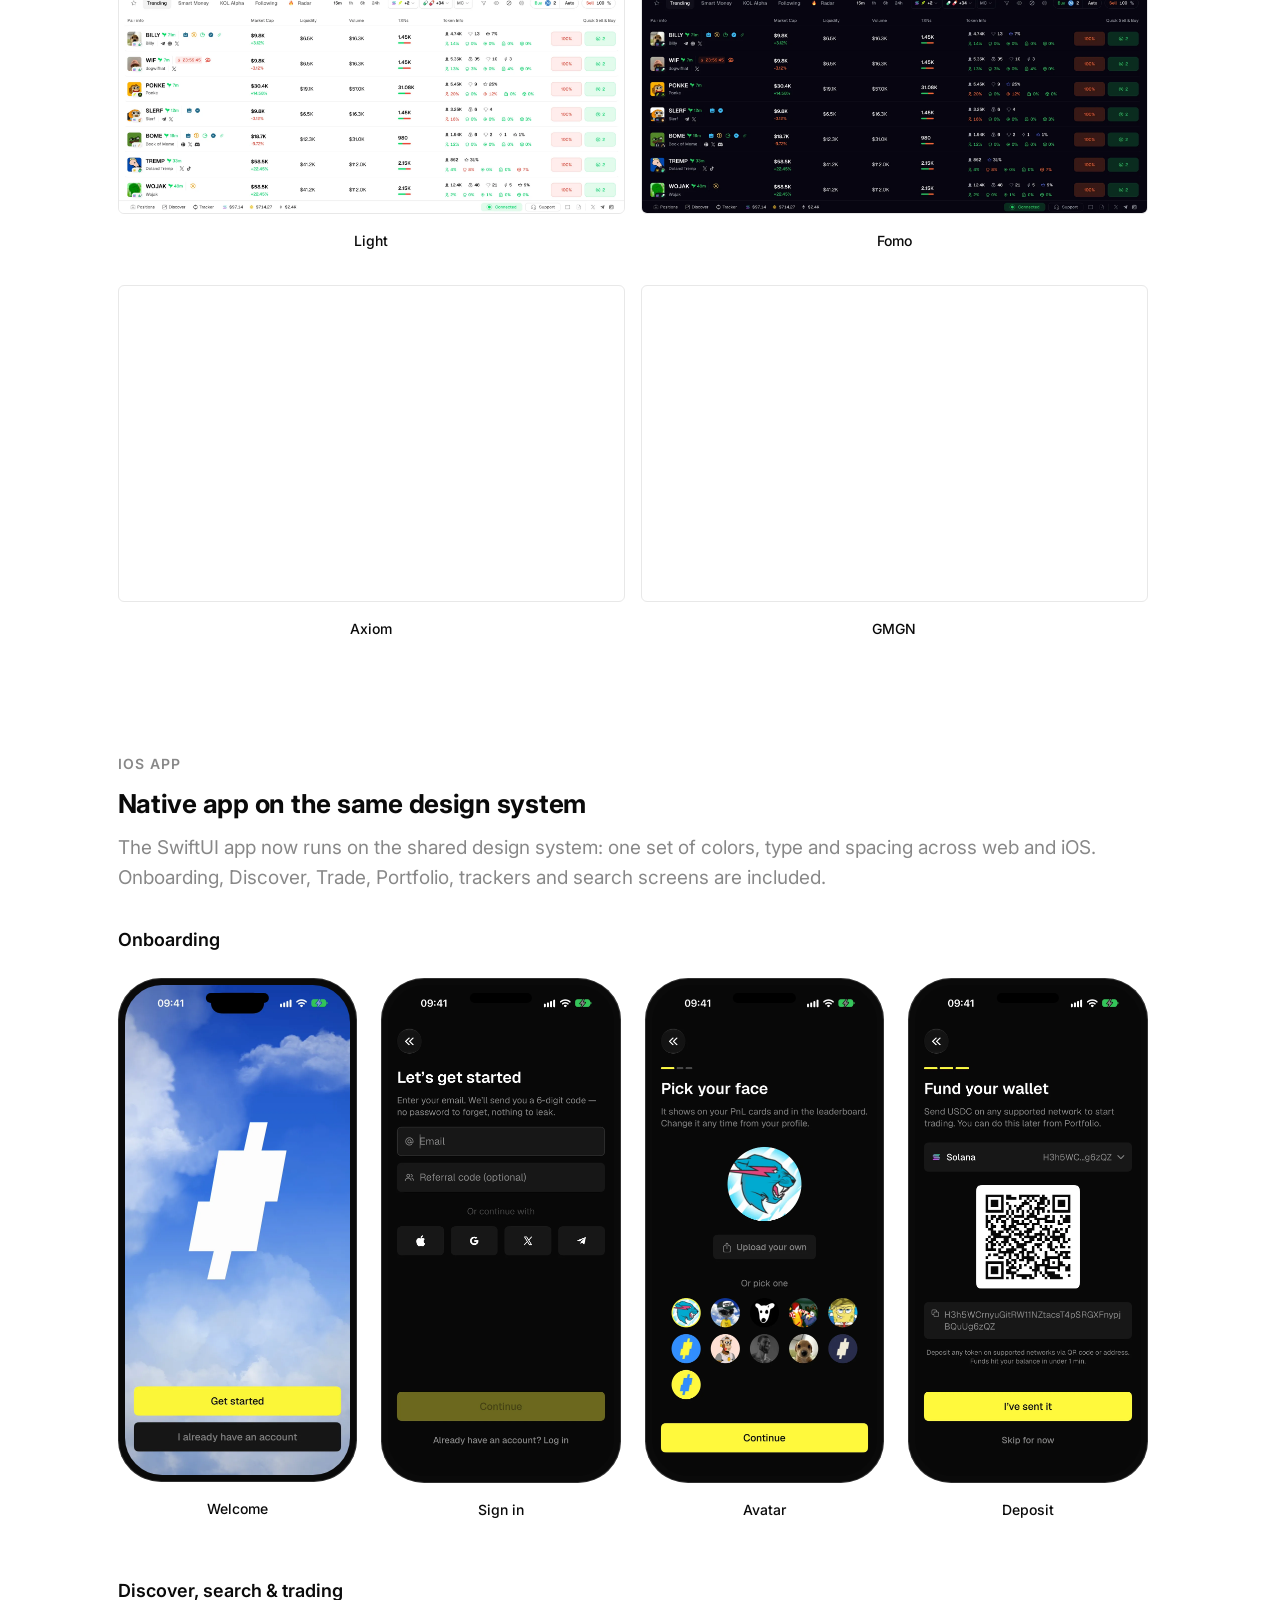
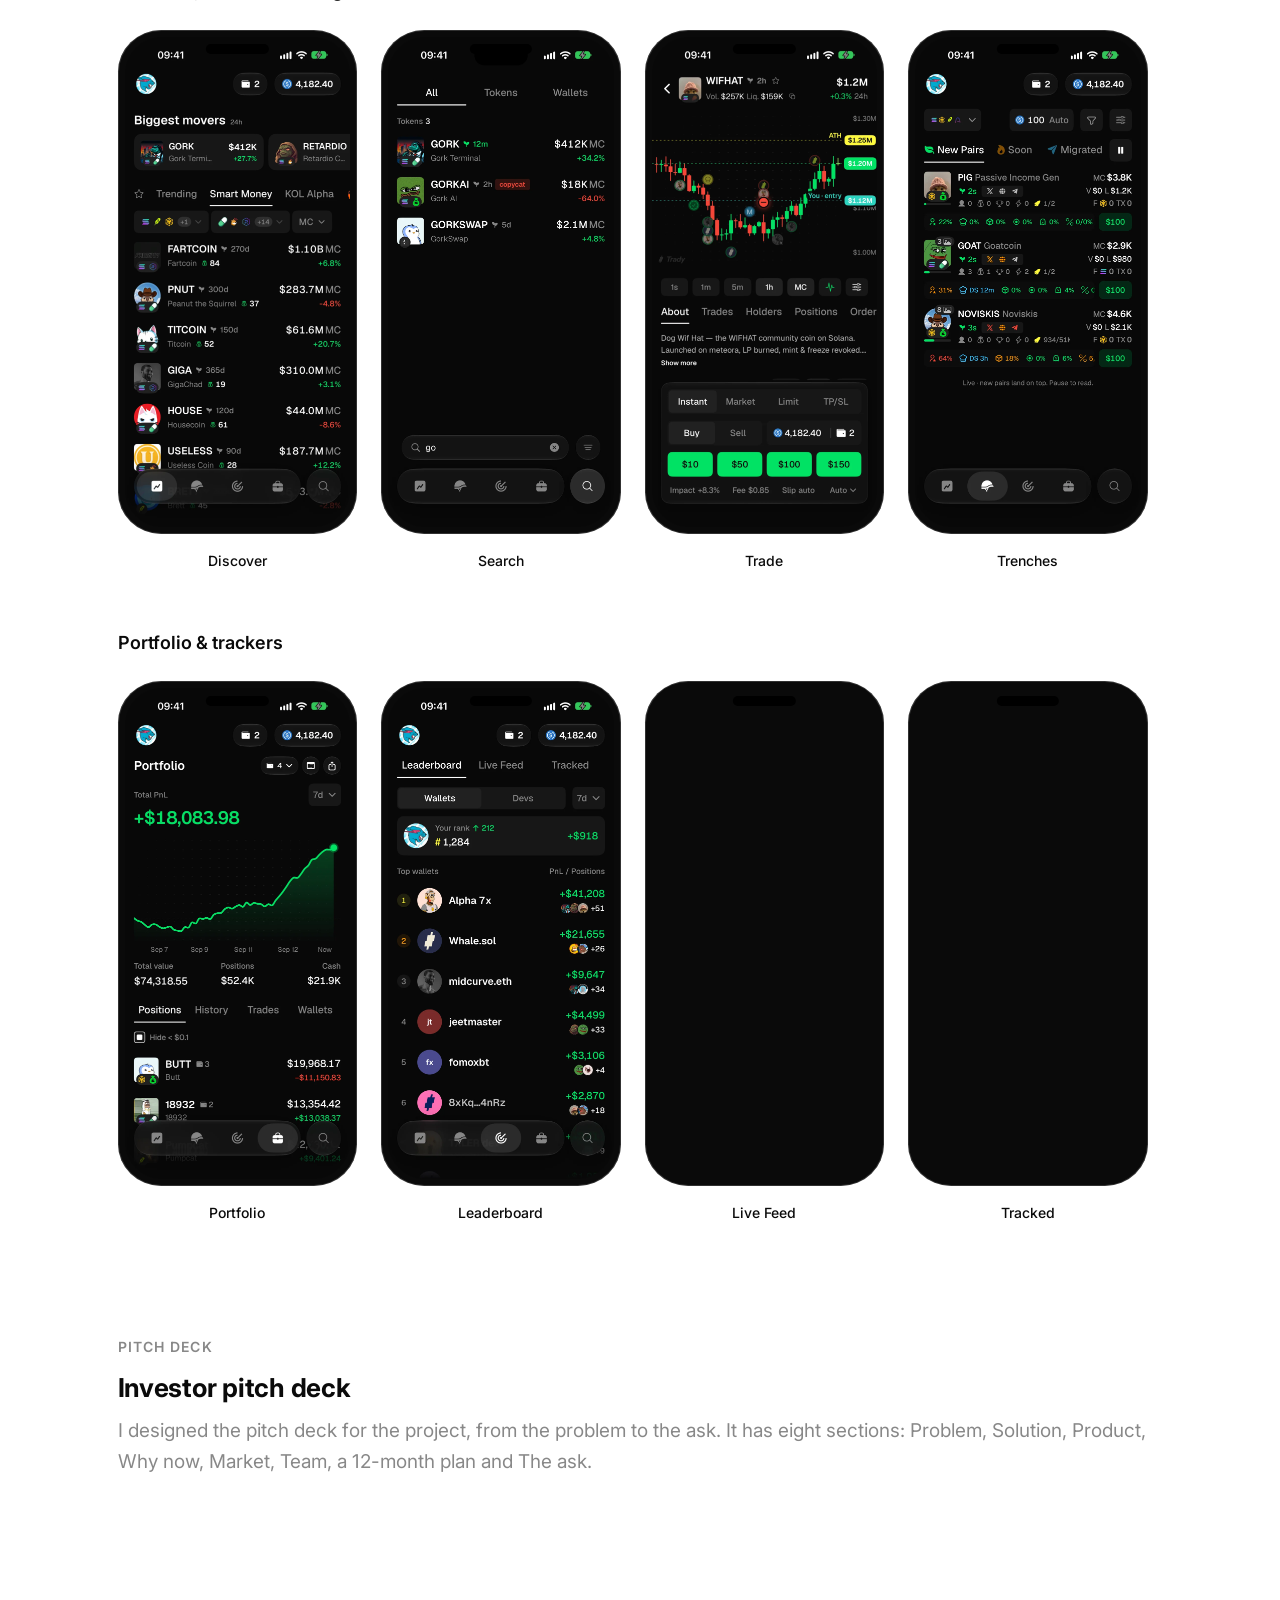
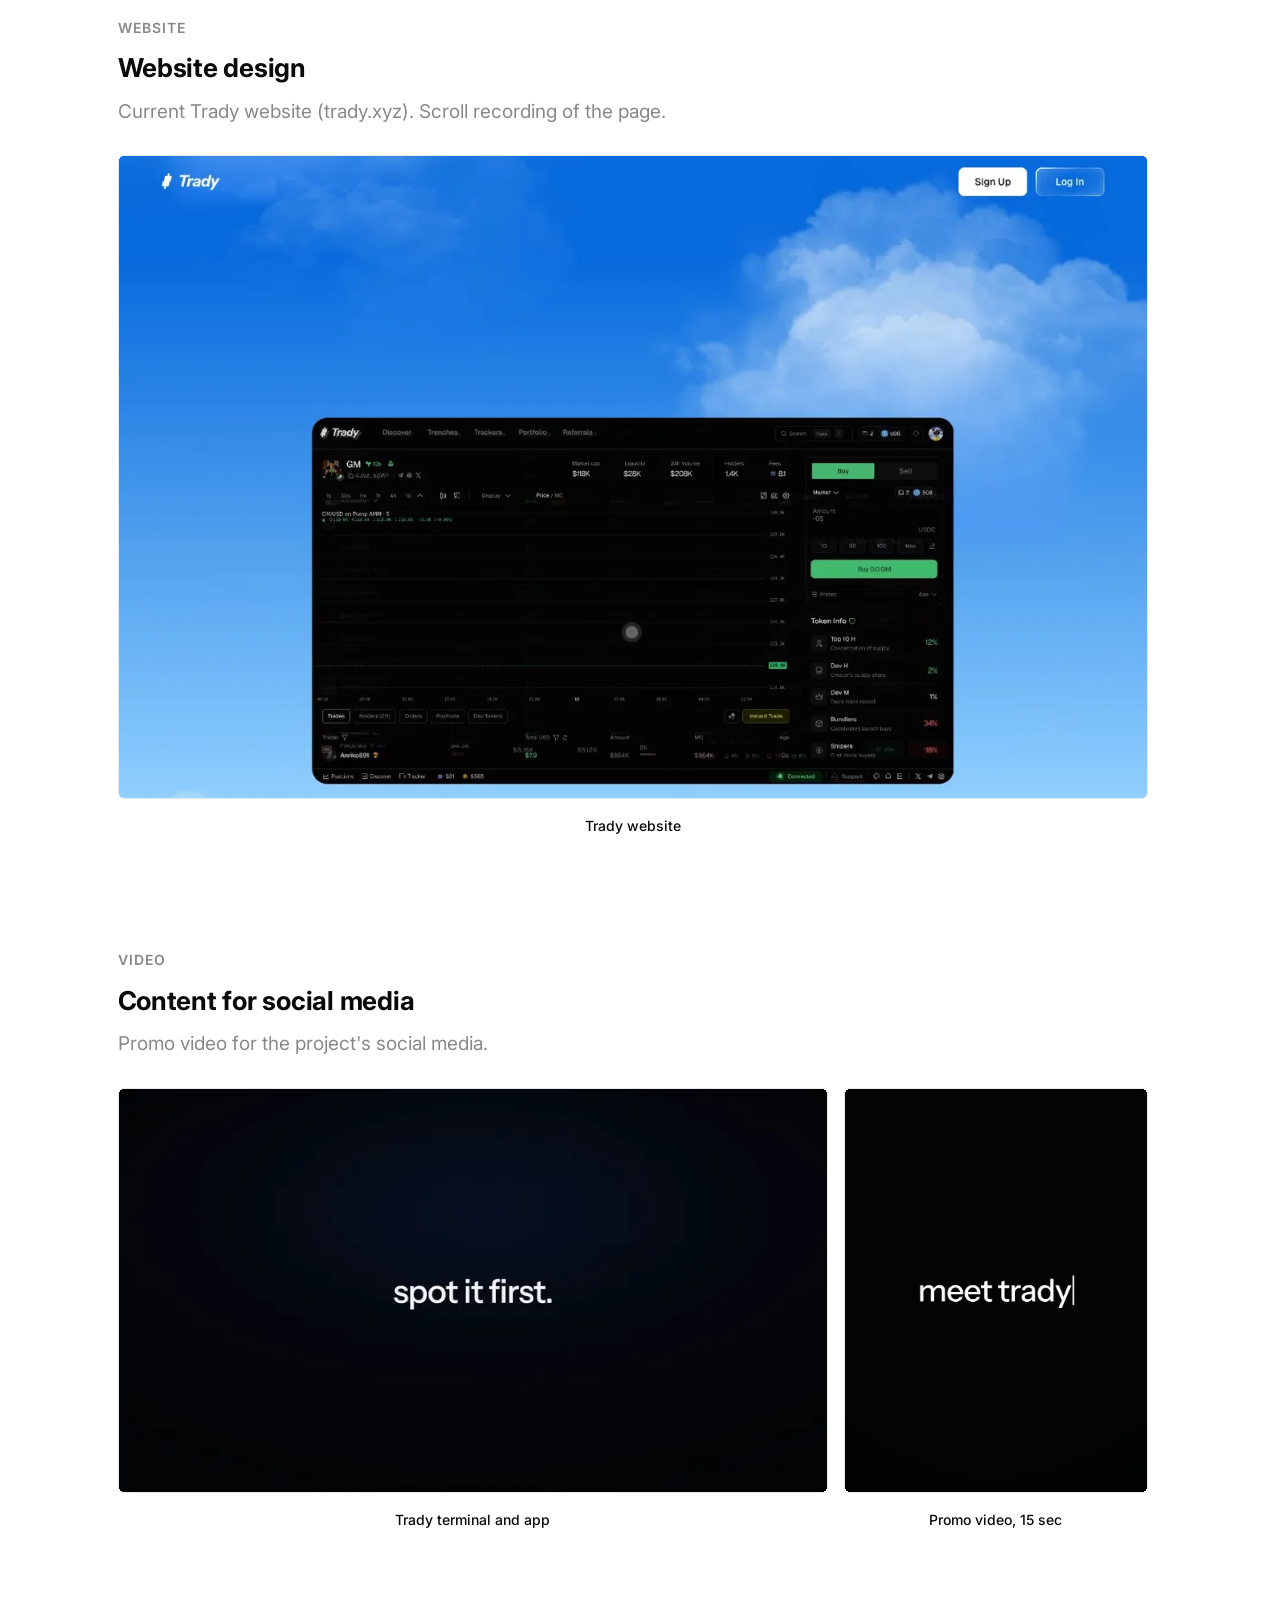
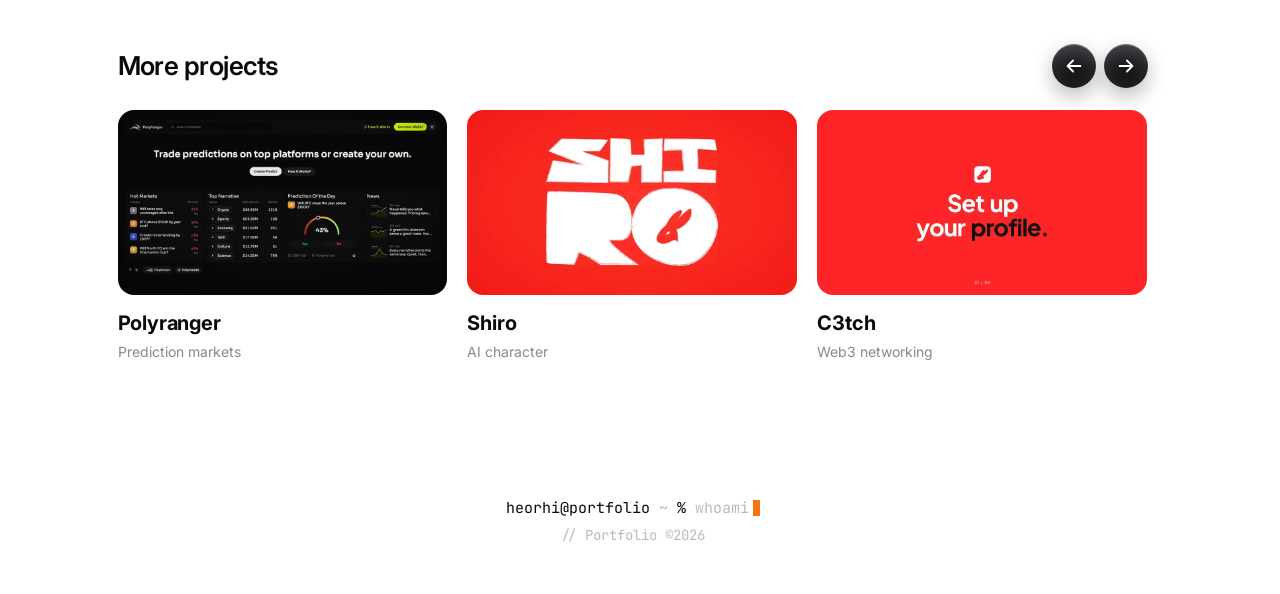
<file: trady.html>
<!DOCTYPE html>
<html lang="en">
<head>
  <meta charset="UTF-8" />
  <meta name="viewport" content="width=device-width, initial-scale=1.0" />
  <title>Trady — Heorhi Strechan</title>
  <meta name="description" content="Trady — a trading terminal for memecoin traders: web terminal, iOS app, design system, pitch deck and content." />
  <meta property="og:type" content="website" />
  <meta property="og:site_name" content="Heorhi Strechan" />
  <meta property="og:title" content="Trady — Heorhi Strechan" />
  <meta property="og:description" content="Trady — a trading terminal for memecoin traders: web terminal, iOS app, design system, pitch deck and content." />
  <meta property="og:url" content="https://goshastrech.github.io/trady.html" />
  <meta property="og:image" content="https://goshastrech.github.io/img/og-image-v2.jpg" />
  <meta property="og:image:width" content="1200" />
  <meta property="og:image:height" content="630" />
  <meta name="twitter:card" content="summary_large_image" />
  <meta name="twitter:title" content="Trady — Heorhi Strechan" />
  <meta name="twitter:description" content="Trady — a trading terminal for memecoin traders: web terminal, iOS app, design system, pitch deck and content." />
  <meta name="twitter:image" content="https://goshastrech.github.io/img/og-image-v2.jpg" />
  <link rel="canonical" href="https://goshastrech.github.io/trady.html" />
  <link rel="icon" type="image/png" sizes="32x32" href="img/favicon-32.png" />
  <link rel="icon" type="image/png" sizes="192x192" href="img/favicon-192.png" />
  <link rel="apple-touch-icon" href="img/apple-touch-icon.png" />
  <link rel="preconnect" href="https://fonts.googleapis.com" />
  <link rel="preconnect" href="https://fonts.gstatic.com" crossorigin />
  <link href="https://fonts.googleapis.com/css2?family=Inter:wght@400;500;600;700;800&family=JetBrains+Mono:wght@400;500;600&display=swap" rel="stylesheet" />
  <link rel="stylesheet" href="css/styles.css?v=36" />
  <link rel="stylesheet" href="css/trady-media.css?v=2" />
  <link rel="stylesheet" href="css/header-transparent.css?v=2" />
  <noscript><style>.fade-in{opacity:1!important;transform:none!important}</style></noscript>
  <!-- Google Analytics -->
  <script async src="https://www.googletagmanager.com/gtag/js?id=G-NZB949SZQW"></script>
  <script>
    window.dataLayer = window.dataLayer || [];
    function gtag(){dataLayer.push(arguments);}
    gtag('js', new Date());
    gtag('config', 'G-NZB949SZQW');
  </script>
</head>
<body>

  <div id="header-root"></div>

  <main class="case">

    <a href="index.html" class="case__back fade-in"><span data-i18n-en>← Back to portfolio</span><span data-i18n-ru>← К&nbsp;портфолио</span></a>

    <header class="fade-in">
      <h1 class="case__title case__title--regular">
        <span data-i18n-en>Trady — trading terminal for memecoins: web, iOS app, pitch deck and video</span>
        <span data-i18n-ru>Trady&nbsp;— торговый терминал для мемкоинов: веб, iOS&#8209;приложение, питч&#8209;дек и&nbsp;видео</span>
      </h1>
    </header>

    <!-- Team + Role -->
    <div class="case__summary-team case__summary-team--lg fade-in">
      <div class="case__team">
        <div class="team__group">
          <div class="team__avatars">
            <img class="team__avatar team__avatar--t_ceo" src="img/team/pixel/t_ceo.png" alt="" width="256" height="256">
          </div>
          <div>
            <div class="team__role"><span data-i18n-en>C-level</span><span data-i18n-ru>Руководство</span></div>
            <div class="team__count"><span data-i18n-en>CEO</span><span data-i18n-ru>CEO</span></div>
          </div>
        </div>
        <div class="team__group">
          <div class="team__avatars">
            <img class="team__avatar team__avatar--t_e1" src="img/team/pixel/t_e1.png" alt="" width="256" height="256">
            <img class="team__avatar team__avatar--t_e2" src="img/team/pixel/t_e2.png" alt="" width="256" height="256">
            <img class="team__avatar team__avatar--t_e3" src="img/team/pixel/t_e3.png" alt="" width="256" height="256">
            <img class="team__avatar team__avatar--t_e4" src="img/team/pixel/t_e4.png" alt="" width="256" height="256">
          </div>
          <div>
            <div class="team__role"><span data-i18n-en>Engineering</span><span data-i18n-ru>Разработчики</span></div>
            <div class="team__count"><span data-i18n-en>4 engineers</span><span data-i18n-ru>4 инженера</span></div>
          </div>
        </div>
        <div class="team__group">
          <div class="team__avatars">
            <img class="team__avatar team__avatar--t_mkt" src="img/team/pixel/t_mkt.png" alt="" width="256" height="256">
          </div>
          <div>
            <div class="team__role"><span data-i18n-en>Marketing</span><span data-i18n-ru>Маркетинг</span></div>
            <div class="team__count"><span data-i18n-en>1 specialist</span><span data-i18n-ru>1 специалист</span></div>
          </div>
        </div>
        <div class="team__group">
          <div class="team__avatars">
            <img class="team__avatar team__avatar--owner" src="img/team/pixel/owner.png" alt="" width="256" height="256">
          </div>
          <div>
            <div class="team__role"><span data-i18n-en>Design</span><span data-i18n-ru>Дизайн</span></div>
            <div class="team__count"><span data-i18n-en>1 designer</span><span data-i18n-ru>1 дизайнер</span></div>
          </div>
        </div>
      </div>
      <div class="case__role">
        <span class="case__role-label"><span data-i18n-en>My role</span><span data-i18n-ru>Моя роль</span></span>
        <span class="case__role-value"><span data-i18n-en>Product Designer</span><span data-i18n-ru>Продуктовый дизайнер</span></span>
      </div>
      <div class="case__links">
        <a href="https://trady.xyz/" target="_blank" rel="noopener noreferrer" class="project-btn case__live-btn"><span data-i18n-en>Open trady.xyz</span><span data-i18n-ru>Открыть trady.xyz</span><svg class="project-btn__icon" viewBox="0 0 24 24" fill="none" aria-hidden="true"><path d="M7 17L17 7M8 7h9v9"/></svg></a>
        <a href="https://x.com/tradyxyz" target="_blank" rel="noopener noreferrer" class="project-btn case__x-btn" aria-label="Trady on X" title="Trady on X"><svg viewBox="0 0 24 24" width="20" height="20" fill="currentColor" aria-hidden="true"><path d="M18.244 2.25h3.308l-7.227 8.26 8.502 11.24H16.17l-5.214-6.817L4.99 21.75H1.68l7.73-8.835L1.254 2.25H8.08l4.713 6.231zm-1.161 17.52h1.833L7.084 4.126H5.117z"/></svg></a>
      </div>
    </div>

    <!-- Challenge + Results -->
    <div class="case__overview fade-in">
      <div>
        <div class="overview__title"><span data-i18n-en>Challenge</span><span data-i18n-ru>Задача</span></div>
        <p class="overview__text">
          <span data-i18n-en>Design a trading terminal for memecoin traders on web and iOS, and produce everything around the product: the investor pitch deck, video and brand identity for social media.</span>
          <span data-i18n-ru>Спроектировать торговый терминал для трейдеров мемкоинов на&nbsp;вебе и&nbsp;в&nbsp;iOS и&nbsp;сделать всё вокруг продукта: питч&#8209;дек для инвесторов, видео и&nbsp;айдентику для соцсетей.</span>
        </p>
      </div>
      <div>
        <div class="overview__title"><span data-i18n-en>Results</span><span data-i18n-ru>Результаты</span></div>
        <div class="overview__results">
          <div class="overview__results-item"><span class="overview__results-value">Web + iOS</span> <span data-i18n-en>terminal and native app</span><span data-i18n-ru>терминал и&nbsp;нативное приложение</span></div>
          <div class="overview__results-item"><span class="overview__results-value">Cross-chain</span> <span data-i18n-en>trading platform</span><span data-i18n-ru>торговая платформа</span></div>
          <div class="overview__results-item"><span class="overview__results-value"><span data-i18n-en>Pitch deck</span><span data-i18n-ru>Питч&#8209;дек</span></span> <span data-i18n-en>for investors</span><span data-i18n-ru>для инвесторов</span></div>
          <div class="overview__results-item"><span class="overview__results-value"><span data-i18n-en>Video</span><span data-i18n-ru>Видео</span></span> <span data-i18n-en>for social media</span><span data-i18n-ru>для соцсетей</span></div>
        </div>
      </div>
    </div>

    <!-- Hero -->
    <div class="case__hero case__hero--video fade-in">
      <video src="img/trady_home_loop_2026-10-05_17-16.mp4" poster="img/posters-video/trady-home-loop.webp" data-autoplay loop muted playsinline preload="none"></video>
    </div>

    <!-- Competitors -->
    <section class="case-section fade-in">
      <div class="case-section__label"><span data-i18n-en>Market</span><span data-i18n-ru>Рынок</span></div>
      <h2 class="case-section__title"><span data-i18n-en>Competitors</span><span data-i18n-ru>Конкуренты</span></h2>
      <p class="case-section__desc">
        <span data-i18n-en>Memecoin traders already have strong platforms: Axiom, GMGN, Trojan and Fomo. For many users, terminals like Axiom feel overloaded and hard to read, while Fomo is simplified so much that there is not enough data to make decisions. My task was to build a lighter version for people who are tired of, or confused by, trading on platforms like Axiom, but not as stripped down as Fomo: with more data and metrics that traders can actually use.</span>
        <span data-i18n-ru>Трейдеры мемкоинов уже торгуют на&nbsp;сильных платформах: Axiom, GMGN, Trojan и&nbsp;Fomo. Для многих пользователей терминалы вроде Axiom перегружены и&nbsp;непонятны, а&nbsp;Fomo упрощён настолько, что данных для принятия решений не&nbsp;хватает. Моя задача&nbsp;— сделать более лёгкую версию для тех, кому надоело торговать на&nbsp;таких платформах, как Axiom, или кто в&nbsp;них путается, но&nbsp;не&nbsp;такую простую, как Fomo: с&nbsp;большим количеством данных и&nbsp;показателей, которыми трейдеры реально пользуются.</span>
      </p>
      <div class="grid-2 grid-2--shots">
        <figure class="shot-item">
          <div class="shot-frame"><img src="img/trady/competitors/axiom.webp" alt="Axiom — trading terminal screen" width="1600" height="908" loading="lazy" decoding="async" /></div>
          <figcaption class="shot-item__name">Axiom</figcaption>
        </figure>
        <figure class="shot-item">
          <div class="shot-frame"><img src="img/trady/competitors/gmgn.webp" alt="GMGN — trading terminal screen" width="1600" height="908" loading="lazy" decoding="async" /></div>
          <figcaption class="shot-item__name">GMGN</figcaption>
        </figure>
        <figure class="shot-item">
          <div class="shot-frame"><img src="img/trady/competitors/trojan.webp" alt="Trojan — trading terminal screen" width="1600" height="908" loading="lazy" decoding="async" /></div>
          <figcaption class="shot-item__name">Trojan</figcaption>
        </figure>
        <figure class="shot-item">
          <div class="shot-frame"><img src="img/trady/competitors/fomo.webp" alt="Fomo — trading terminal screen" width="1600" height="908" loading="lazy" decoding="async" /></div>
          <figcaption class="shot-item__name">Fomo</figcaption>
        </figure>
      </div>
    </section>

    <!-- Process -->
    <section class="case-section fade-in">
      <div class="case-section__label"><span data-i18n-en>Process</span><span data-i18n-ru>Процесс</span></div>
      <h2 class="case-section__title"><span data-i18n-en>One design system, built in code with Claude</span><span data-i18n-ru>Одна дизайн&#8209;система, собранная в&nbsp;коде с&nbsp;помощью Claude</span></h2>
      <p class="case-section__intro">
        <span data-i18n-en>I merged three existing design systems into one final system, then rebuilt it in code on the web with Claude. This lets me generate high&#8209;quality mockups and hand them to developers quickly, which speeds up the whole process.</span>
        <span data-i18n-ru>Я&nbsp;собрал одну финальную дизайн&#8209;систему из&nbsp;трёх существующих, а&nbsp;затем воссоздал её в&nbsp;коде на&nbsp;вебе с&nbsp;помощью Claude. Это позволяет генерировать качественные макеты и&nbsp;быстро передавать их разработчикам, что ускоряет всю работу.</span>
      </p>
      <div class="media-row">
        <figure class="media-item media-item--wide">
          <div class="media-frame media-frame--wide" style="aspect-ratio: 1440 / 810;"><video src="img/trady/video-design-system.mp4" poster="img/posters-video/trady-design-system.webp" data-autoplay loop muted playsinline preload="none"></video></div>
          <figcaption class="shot-item__name"><span data-i18n-en>Design system in code and ready clickable screens</span><span data-i18n-ru>Дизайн&#8209;система в&nbsp;коде и&nbsp;готовые кликабельные экраны</span></figcaption>
        </figure>
      </div>
    </section>

    <!-- Web terminal -->
    <section class="case-section fade-in">
      <div class="case-section__label"><span data-i18n-en>Web terminal</span><span data-i18n-ru>Веб&#8209;терминал</span></div>
      <h2 class="case-section__title"><span data-i18n-en>Trading terminal for the browser</span><span data-i18n-ru>Торговый терминал для браузера</span></h2>
      <p class="case-section__desc">
        <span data-i18n-en>Desktop screens: the Discover token feed, token trading, new pairs in Trenches, search, wallet and trader trackers, Portfolio and the Referrals program.</span>
        <span data-i18n-ru>Десктопные экраны: Discover, торговля токеном, новые пары в&nbsp;Trenches, поиск, трекеры кошельков и&nbsp;трейдеров, Portfolio и&nbsp;реферальная программа Referrals.</span>
      </p>
      <h3 class="shots-heading"><span data-i18n-en>Main screens</span><span data-i18n-ru>Основные экраны</span></h3>
      <div class="grid-2 grid-2--shots">
        <figure class="shot-item">
          <button type="button" class="shot" data-lb-group="web" data-lb-title="Discover" data-lb-title-ru="Discover" aria-label="Discover: open full size"><img src="img/trady/web-discover.webp" alt="Discover" width="1920" height="1200" loading="lazy" decoding="async" /></button>
          <figcaption class="shot-item__name">Discover</figcaption>
        </figure>
        <figure class="shot-item">
          <button type="button" class="shot" data-lb-group="web" data-lb-title="Trade" data-lb-title-ru="Trade" aria-label="Trade: open full size"><img src="img/trady/web-trade.webp" alt="Trade" width="1920" height="1200" loading="lazy" decoding="async" /></button>
          <figcaption class="shot-item__name">Trade</figcaption>
        </figure>
        <figure class="shot-item">
          <button type="button" class="shot" data-lb-group="web" data-lb-title="Trenches" data-lb-title-ru="Trenches" aria-label="Trenches: open full size"><img src="img/trady/web-trenches.webp" alt="Trenches" width="1920" height="1200" loading="lazy" decoding="async" /></button>
          <figcaption class="shot-item__name">Trenches</figcaption>
        </figure>
        <figure class="shot-item">
          <button type="button" class="shot" data-lb-group="web" data-lb-title="Search" data-lb-title-ru="Поиск" aria-label="Search: open full size"><img src="img/trady/web-search-1.webp" alt="Search" width="1920" height="1200" loading="lazy" decoding="async" /></button>
          <figcaption class="shot-item__name"><span data-i18n-en>Search</span><span data-i18n-ru>Поиск</span></figcaption>
        </figure>
        <figure class="shot-item">
          <button type="button" class="shot" data-lb-group="web" data-lb-title="Portfolio" data-lb-title-ru="Portfolio" aria-label="Portfolio: open full size"><img src="img/trady/web-portfolio.webp" alt="Portfolio" width="1920" height="1200" loading="lazy" decoding="async" /></button>
          <figcaption class="shot-item__name">Portfolio</figcaption>
        </figure>
        <figure class="shot-item">
          <button type="button" class="shot" data-lb-group="web" data-lb-title="Trackers — Leaderboard: wallets" data-lb-title-ru="Трекеры — Лидерборд: кошельки" aria-label="Trackers — Leaderboard: wallets: open full size"><img src="img/trady/web-tracker-leaderboard.webp" alt="Trackers — Leaderboard: wallets" width="1920" height="1200" loading="lazy" decoding="async" /></button>
          <figcaption class="shot-item__name"><span data-i18n-en>Trackers — Leaderboard, wallets</span><span data-i18n-ru>Трекеры&nbsp;— Лидерборд, кошельки</span></figcaption>
        </figure>
        <figure class="shot-item">
          <button type="button" class="shot" data-lb-group="web" data-lb-title="Trackers — Leaderboard: devs" data-lb-title-ru="Трекеры — Лидерборд: разработчики" aria-label="Trackers — Leaderboard: devs: open full size"><img src="img/trady/web-tracker-leaderboard-devs.webp" alt="Trackers — Leaderboard: devs" width="1920" height="1200" loading="lazy" decoding="async" /></button>
          <figcaption class="shot-item__name"><span data-i18n-en>Trackers — Leaderboard, devs</span><span data-i18n-ru>Трекеры&nbsp;— Лидерборд, разработчики</span></figcaption>
        </figure>
        <figure class="shot-item">
          <button type="button" class="shot" data-lb-group="web" data-lb-title="Trackers — Live Feed" data-lb-title-ru="Трекеры — Живая лента" aria-label="Trackers — Live Feed: open full size"><img src="img/trady/web-tracker-live.webp" alt="Trackers — Live Feed" width="1920" height="1200" loading="lazy" decoding="async" /></button>
          <figcaption class="shot-item__name"><span data-i18n-en>Trackers — Live Feed</span><span data-i18n-ru>Трекеры&nbsp;— Живая лента</span></figcaption>
        </figure>
        <figure class="shot-item">
          <button type="button" class="shot" data-lb-group="web" data-lb-title="Trackers — Tracked: wallets" data-lb-title-ru="Трекеры — Отслеживаемые: кошельки" aria-label="Trackers — Tracked: wallets: open full size"><img src="img/trady/web-tracker-tracked.webp" alt="Trackers — Tracked: wallets" width="1920" height="1200" loading="lazy" decoding="async" /></button>
          <figcaption class="shot-item__name"><span data-i18n-en>Trackers — Tracked, wallets</span><span data-i18n-ru>Трекеры&nbsp;— Отслеживаемые, кошельки</span></figcaption>
        </figure>
        <figure class="shot-item">
          <button type="button" class="shot" data-lb-group="web" data-lb-title="Trackers — Tracked: devs" data-lb-title-ru="Трекеры — Отслеживаемые: разработчики и группы" aria-label="Trackers — Tracked: devs: open full size"><img src="img/trady/web-tracker-tracked-devs.webp" alt="Trackers — Tracked: devs" width="1920" height="1200" loading="lazy" decoding="async" /></button>
          <figcaption class="shot-item__name"><span data-i18n-en>Trackers — Tracked, devs and groups</span><span data-i18n-ru>Трекеры&nbsp;— Отслеживаемые, разработчики и&nbsp;группы</span></figcaption>
        </figure>
        <figure class="shot-item">
          <button type="button" class="shot" data-lb-group="web" data-lb-title="Trackers — Tracked: X accounts" data-lb-title-ru="Трекеры — Отслеживаемые: аккаунты X" aria-label="Trackers — Tracked: X accounts: open full size"><img src="img/trady/web-tracker-tracked-x.webp" alt="Trackers — Tracked: X accounts" width="1920" height="1200" loading="lazy" decoding="async" /></button>
          <figcaption class="shot-item__name"><span data-i18n-en>Trackers — Tracked, X accounts</span><span data-i18n-ru>Трекеры&nbsp;— Отслеживаемые, аккаунты X</span></figcaption>
        </figure>
        <figure class="shot-item">
          <button type="button" class="shot" data-lb-group="web" data-lb-title="Referrals" data-lb-title-ru="Referrals" aria-label="Referrals: open full size"><img src="img/trady/web-referrals.webp" alt="Referrals" width="1920" height="1200" loading="lazy" decoding="async" /></button>
          <figcaption class="shot-item__name">Referrals</figcaption>
        </figure>
      </div>
      <h3 class="shots-heading"><span data-i18n-en>Themes</span><span data-i18n-ru>Темы</span></h3>
      <p class="case-section__desc">
        <span data-i18n-en>Besides the default dark theme, the terminal has a light theme and themes adapted to the look of well-known trading terminals; colors and font are configurable.</span>
        <span data-i18n-ru>Кроме тёмной темы по&nbsp;умолчанию есть светлая и&nbsp;темы, адаптированные под стилистику известных торговых терминалов; цвета и&nbsp;шрифт настраиваются.</span>
      </p>
      <div class="grid-2 grid-2--shots">
        <figure class="shot-item">
          <button type="button" class="shot" data-lb-group="web" data-lb-title="Theme — Light" data-lb-title-ru="Тема — Светлая" aria-label="Theme — Light: open full size"><img src="img/trady/web-theme-discover-light.webp" alt="Theme — Light" width="1920" height="1200" loading="lazy" decoding="async" /></button>
          <figcaption class="shot-item__name"><span data-i18n-en>Light</span><span data-i18n-ru>Светлая</span></figcaption>
        </figure>
        <figure class="shot-item">
          <button type="button" class="shot" data-lb-group="web" data-lb-title="Theme — Fomo" data-lb-title-ru="Тема — Fomo" aria-label="Theme — Fomo: open full size"><img src="img/trady/web-theme-discover-slomo.webp" alt="Theme — Fomo" width="1920" height="1200" loading="lazy" decoding="async" /></button>
          <figcaption class="shot-item__name"><span data-i18n-en>Fomo</span><span data-i18n-ru>Fomo</span></figcaption>
        </figure>
        <figure class="shot-item">
          <button type="button" class="shot" data-lb-group="web" data-lb-title="Theme — Axiom" data-lb-title-ru="Тема — Axiom" aria-label="Theme — Axiom: open full size"><img src="img/trady/web-theme-discover-taxiom.webp" alt="Theme — Axiom" width="1920" height="1200" loading="lazy" decoding="async" /></button>
          <figcaption class="shot-item__name"><span data-i18n-en>Axiom</span><span data-i18n-ru>Axiom</span></figcaption>
        </figure>
        <figure class="shot-item">
          <button type="button" class="shot" data-lb-group="web" data-lb-title="Theme — GMGN" data-lb-title-ru="Тема — GMGN" aria-label="Theme — GMGN: open full size"><img src="img/trady/web-theme-discover-gmgone.webp" alt="Theme — GMGN" width="1920" height="1200" loading="lazy" decoding="async" /></button>
          <figcaption class="shot-item__name"><span data-i18n-en>GMGN</span><span data-i18n-ru>GMGN</span></figcaption>
        </figure>
      </div>
</section>

    <!-- iOS app -->
    <section class="case-section fade-in">
      <div class="case-section__label"><span data-i18n-en>iOS app</span><span data-i18n-ru>iOS&#8209;приложение</span></div>
      <h2 class="case-section__title"><span data-i18n-en>Native app on the same design system</span><span data-i18n-ru>Нативное приложение на&nbsp;той же дизайн&#8209;системе</span></h2>
      <p class="case-section__desc">
        <span data-i18n-en>The SwiftUI app now runs on the shared design system: one set of colors, type and spacing across web and iOS. Onboarding, Discover, Trade, Portfolio, trackers and search screens are included.</span>
        <span data-i18n-ru>Приложение на&nbsp;SwiftUI теперь работает на&nbsp;общей дизайн&#8209;систему: одни цвета, шрифт и&nbsp;отступы на&nbsp;вебе и&nbsp;в&nbsp;iOS. Здесь же онбординг, Discover, Trade, Portfolio, трекеры и&nbsp;поиск.</span>
      </p>
      <h3 class="shots-heading"><span data-i18n-en>Onboarding</span><span data-i18n-ru>Онбординг</span></h3>
      <div class="grid-4 grid-4--phones">
        <figure class="iphone-item">
          <button type="button" class="iphone" data-lb-group="ios" data-lb-title="Onboarding — Welcome" data-lb-title-ru="Онбординг — Приветствие" aria-label="Onboarding — Welcome: open full size"><video src="img/trady/ios-onboarding-welcome.mp4" poster="img/trady/ios-onboarding-welcome-poster.webp" data-autoplay loop muted playsinline aria-label="Onboarding — Welcome" preload="none"></video></button>
          <figcaption class="iphone-item__name"><span data-i18n-en>Welcome</span><span data-i18n-ru>Приветствие</span></figcaption>
        </figure>
        <figure class="iphone-item">
          <button type="button" class="iphone" data-lb-group="ios" data-lb-title="Onboarding — Sign in" data-lb-title-ru="Онбординг — Вход" aria-label="Onboarding — Sign in: open full size"><img src="img/trady/ios-onboarding-email.webp" alt="Onboarding — Sign in" width="900" height="1957" loading="lazy" decoding="async" /></button>
          <figcaption class="iphone-item__name"><span data-i18n-en>Sign in</span><span data-i18n-ru>Вход</span></figcaption>
        </figure>
        <figure class="iphone-item">
          <button type="button" class="iphone" data-lb-group="ios" data-lb-title="Onboarding — Avatar" data-lb-title-ru="Онбординг — Аватар" aria-label="Onboarding — Avatar: open full size"><img src="img/trady/ios-onboarding-2.webp" alt="Onboarding — Avatar" width="900" height="1957" loading="lazy" decoding="async" /></button>
          <figcaption class="iphone-item__name"><span data-i18n-en>Avatar</span><span data-i18n-ru>Аватар</span></figcaption>
        </figure>
        <figure class="iphone-item">
          <button type="button" class="iphone" data-lb-group="ios" data-lb-title="Onboarding — Deposit" data-lb-title-ru="Онбординг — Депозит" aria-label="Onboarding — Deposit: open full size"><img src="img/trady/ios-onboarding-3.webp" alt="Onboarding — Deposit" width="900" height="1957" loading="lazy" decoding="async" /></button>
          <figcaption class="iphone-item__name"><span data-i18n-en>Deposit</span><span data-i18n-ru>Депозит</span></figcaption>
        </figure>
      </div>
      <h3 class="shots-heading"><span data-i18n-en>Discover, search &amp; trading</span><span data-i18n-ru>Discover, поиск и&nbsp;торговля</span></h3>
      <div class="grid-4 grid-4--phones">
        <figure class="iphone-item">
          <button type="button" class="iphone" data-lb-group="ios" data-lb-title="Discover" data-lb-title-ru="Discover" aria-label="Discover: open full size"><img src="img/trady/ios-discover.webp" alt="Discover" width="900" height="1957" loading="lazy" decoding="async" /></button>
          <figcaption class="iphone-item__name"><span data-i18n-en>Discover</span><span data-i18n-ru>Discover</span></figcaption>
        </figure>
        <figure class="iphone-item">
          <button type="button" class="iphone" data-lb-group="ios" data-lb-title="Search" data-lb-title-ru="Поиск" aria-label="Search: open full size"><img src="img/trady/ios-search.webp" alt="Search" width="900" height="1957" loading="lazy" decoding="async" /></button>
          <figcaption class="iphone-item__name"><span data-i18n-en>Search</span><span data-i18n-ru>Поиск</span></figcaption>
        </figure>
        <figure class="iphone-item">
          <button type="button" class="iphone" data-lb-group="ios" data-lb-title="Trade" data-lb-title-ru="Trade" aria-label="Trade: open full size"><img src="img/trady/ios-trade.webp" alt="Trade" width="900" height="1957" loading="lazy" decoding="async" /></button>
          <figcaption class="iphone-item__name"><span data-i18n-en>Trade</span><span data-i18n-ru>Trade</span></figcaption>
        </figure>
        <figure class="iphone-item">
          <button type="button" class="iphone" data-lb-group="ios" data-lb-title="Trenches" data-lb-title-ru="Trenches" aria-label="Trenches: open full size"><img src="img/trady/ios-trenches.webp" alt="Trenches" width="900" height="1957" loading="lazy" decoding="async" /></button>
          <figcaption class="iphone-item__name"><span data-i18n-en>Trenches</span><span data-i18n-ru>Trenches</span></figcaption>
        </figure>
      </div>
      <h3 class="shots-heading"><span data-i18n-en>Portfolio &amp; trackers</span><span data-i18n-ru>Portfolio и&nbsp;трекеры</span></h3>
      <div class="grid-4 grid-4--phones">
        <figure class="iphone-item">
          <button type="button" class="iphone" data-lb-group="ios" data-lb-title="Portfolio" data-lb-title-ru="Portfolio" aria-label="Portfolio: open full size"><img src="img/trady/ios-portfolio.webp" alt="Portfolio" width="900" height="1957" loading="lazy" decoding="async" /></button>
          <figcaption class="iphone-item__name"><span data-i18n-en>Portfolio</span><span data-i18n-ru>Portfolio</span></figcaption>
        </figure>
        <figure class="iphone-item">
          <button type="button" class="iphone" data-lb-group="ios" data-lb-title="Trackers — Leaderboard" data-lb-title-ru="Трекеры — Лидерборд" aria-label="Trackers — Leaderboard: open full size"><img src="img/trady/ios-tracker.webp" alt="Trackers — Leaderboard" width="900" height="1957" loading="lazy" decoding="async" /></button>
          <figcaption class="iphone-item__name"><span data-i18n-en>Leaderboard</span><span data-i18n-ru>Лидерборд</span></figcaption>
        </figure>
        <figure class="iphone-item">
          <button type="button" class="iphone" data-lb-group="ios" data-lb-title="Trackers — Live Feed" data-lb-title-ru="Трекеры — Живая лента" aria-label="Trackers — Live Feed: open full size"><img src="img/trady/ios-tracker-live.webp" alt="Trackers — Live Feed" width="900" height="1957" loading="lazy" decoding="async" /></button>
          <figcaption class="iphone-item__name"><span data-i18n-en>Live Feed</span><span data-i18n-ru>Живая лента</span></figcaption>
        </figure>
        <figure class="iphone-item">
          <button type="button" class="iphone" data-lb-group="ios" data-lb-title="Trackers — Tracked" data-lb-title-ru="Трекеры — Отслеживаемые" aria-label="Trackers — Tracked: open full size"><img src="img/trady/ios-tracker-tracked.webp" alt="Trackers — Tracked" width="900" height="1957" loading="lazy" decoding="async" /></button>
          <figcaption class="iphone-item__name"><span data-i18n-en>Tracked</span><span data-i18n-ru>Отслеживаемые</span></figcaption>
        </figure>
      </div>
    </section>

    <!-- Pitch deck -->
    <section class="case-section fade-in">
      <div class="case-section__label"><span data-i18n-en>Pitch deck</span><span data-i18n-ru>Питч&#8209;дек</span></div>
      <h2 class="case-section__title"><span data-i18n-en>Investor pitch deck</span><span data-i18n-ru>Питч&#8209;дек для инвесторов</span></h2>
      <p class="case-section__desc">
        <span data-i18n-en>I designed the pitch deck for the project, from the problem to the ask. It has eight sections: Problem, Solution, Product, Why now, Market, Team, a 12-month plan and The ask.</span>
        <span data-i18n-ru>Я&nbsp;сделал питч&#8209;дек проекта: от&nbsp;проблемы до&nbsp;запроса. В&nbsp;нём восемь разделов: проблема, решение, продукт, почему сейчас, рынок, команда, план на&nbsp;12&nbsp;месяцев и&nbsp;запрос.</span>
      </p>
    </section>

    <!-- Website design -->
    <section class="case-section fade-in">
      <div class="case-section__label"><span data-i18n-en>Website</span><span data-i18n-ru>Сайт</span></div>
      <h2 class="case-section__title"><span data-i18n-en>Website design</span><span data-i18n-ru>Дизайн сайта</span></h2>
      <p class="case-section__desc">
        <span data-i18n-en>Current Trady website (trady.xyz). Scroll recording of the page.</span>
        <span data-i18n-ru>Актуальный сайт Trady (trady.xyz). Запись прокрутки страницы.</span>
      </p>
      <div class="media-row">
        <figure class="media-item media-item--wide">
          <div class="media-frame media-frame--wide" style="aspect-ratio: 1280 / 800;"><video src="img/trady/video-trady-site.mp4?v=3" poster="img/posters-video/trady-site.webp" data-autoplay loop muted playsinline preload="none"></video></div>
          <figcaption class="shot-item__name"><span data-i18n-en>Trady website</span><span data-i18n-ru>Сайт Trady</span></figcaption>
        </figure>
      </div>
    </section>

    <!-- Video -->
    <section class="case-section fade-in">
      <div class="case-section__label"><span data-i18n-en>Video</span><span data-i18n-ru>Видео</span></div>
      <h2 class="case-section__title"><span data-i18n-en>Content for social media</span><span data-i18n-ru>Контент для соцсетей</span></h2>
      <p class="case-section__desc">
        <span data-i18n-en>Promo video for the project's social media.</span>
        <span data-i18n-ru>Промо&#8209;видео для соцсетей проекта.</span>
      </p>
      <div class="media-row media-row--pair">
        <figure class="media-item media-item--wide">
          <div class="media-frame media-frame--wide"><video src="img/trady_home_loop_2026-10-05_17-16.mp4" poster="img/posters-video/trady-home-loop.webp" data-autoplay loop muted playsinline preload="none"></video></div>
          <figcaption class="shot-item__name"><span data-i18n-en>Trady terminal and app</span><span data-i18n-ru>Терминал и&nbsp;приложение Trady</span></figcaption>
        </figure>
        <figure class="media-item media-item--ar-34">
          <div class="media-frame media-frame--ar-34"><video src="img/trady/video-promo-15s.mp4" poster="img/posters-video/trady-promo-15s.webp" data-autoplay loop muted playsinline preload="none"></video></div>
          <figcaption class="shot-item__name"><span data-i18n-en>Promo video, 15 sec</span><span data-i18n-ru>Промо&#8209;ролик, 15 секунд</span></figcaption>
        </figure>
      </div>
    </section>

  </main>

  <section class="more-projects" aria-label="More projects">
    <div class="more-projects__head">
      <h2 class="more-projects__title"><span data-i18n-en>More projects</span><span data-i18n-ru>Другие проекты</span></h2>
      <div class="more-projects__arrows">
        <button type="button" class="more-projects__arrow" data-dir="-1" aria-label="Previous"><svg viewBox="0 0 24 24" width="22" height="22" fill="none" stroke="currentColor" stroke-width="2" stroke-linecap="round" stroke-linejoin="round" aria-hidden="true"><path d="M19 12H5M11 6l-6 6 6 6"/></svg></button>
        <button type="button" class="more-projects__arrow" data-dir="1" aria-label="Next"><svg viewBox="0 0 24 24" width="22" height="22" fill="none" stroke="currentColor" stroke-width="2" stroke-linecap="round" stroke-linejoin="round" aria-hidden="true"><path d="M5 12h14M13 6l6 6-6 6"/></svg></button>
      </div>
    </div>
    <div class="more-projects__track">
      <a class="more-projects__card" href="polyranger.html">
        <span class="more-projects__img"><img src="img/pager/polyranger.webp" alt="" width="1000" height="562" loading="lazy" decoding="async"></span>
        <b>Polyranger</b><span class="more-projects__sub"><span data-i18n-en>Prediction markets</span><span data-i18n-ru>Рынки предсказаний</span></span>
      </a>
      <a class="more-projects__card" href="shiro.html">
        <span class="more-projects__img"><img src="img/pager/shiro.webp" alt="" width="1000" height="625" loading="lazy" decoding="async"></span>
        <b>Shiro</b><span class="more-projects__sub"><span data-i18n-en>AI character</span><span data-i18n-ru>AI-персонаж</span></span>
      </a>
      <a class="more-projects__card" href="c3tch.html">
        <span class="more-projects__img"><img src="img/pager/c3tch.webp" alt="" width="1000" height="562" loading="lazy" decoding="async"></span>
        <b>C3tch</b><span class="more-projects__sub"><span data-i18n-en>Web3 networking</span><span data-i18n-ru>Web3-нетворкинг</span></span>
      </a>
      <a class="more-projects__card" href="ftlb.html">
        <span class="more-projects__img"><img src="img/pager/ftlb.webp" alt="" width="1000" height="567" loading="lazy" decoding="async"></span>
        <b>FTLB</b><span class="more-projects__sub"><span data-i18n-en>Mobile UI</span><span data-i18n-ru>Мобильный UI</span></span>
      </a>
      <a class="more-projects__card" href="cryptorsy.html">
        <span class="more-projects__img"><img src="img/pager/cryptorsy.webp" alt="" width="1000" height="545" loading="lazy" decoding="async"></span>
        <b>Cryptorsy</b><span class="more-projects__sub"><span data-i18n-en>Brand & content</span><span data-i18n-ru>Бренд и контент</span></span>
      </a>
    </div>
  </section>

  <div id="footer-root"></div>

  <script src="js/components.js?v=6"></script>
  <script src="js/main.js?v=6"></script>
  <script src="js/lightbox.js?v=6"></script>
</body>
</html>
</file>
<file: css/styles.css>
/* ↓ содержимое css/tokens.css вставлено сюда (раньше было @import — лишний запрос, который тормозил отрисовку; сам css/tokens.css оставлен файлом для ideas/) */
/* ============================================================
   DESIGN SYSTEM — единственное место где хранятся все токены.
   Меняй здесь — изменится на всём сайте.
   ============================================================ */

:root {

  /* ── Цвета ─────────────────────────────────────────── */
  --bg:       #ffffff;   /* фон страницы                  */
  --surface:  #f5f5f5;   /* фон карточек и тегов          */
  --border:   #e8e8e8;   /* линии разделителей            */

  --text:     #0a0a0a;   /* основной текст                */
  --text-2:   #888888;   /* второстепенный текст          */
  --text-3:   #bbbbbb;   /* приглушённый (категории)      */

  --green:    #22c55e;   /* статус "Available"            */
  --orange:   #f97316;   /* акцент "Web3"                 */
  --blue:     #4f7eff;   /* кнопка Contact                */
  --badge:    #c8f135;   /* угловой бейдж (не используется) */

  /* ── Типографика ────────────────────────────────────── */
  --font:        'Inter', -apple-system, BlinkMacSystemFont, sans-serif;
  --text-xs:     14px;
  --text-sm:     14px;
  --text-base:   14px;
  --text-md:     18px;
  --text-lg:     32px;
  --text-hero:   clamp(20px, 3.2vw, 36px);
  --text-case:   clamp(28px, 4vw, 52px);

  /* ── Отступы ────────────────────────────────────────── */
  --space-xs:    8px;
  --space-sm:    16px;
  --space-md:    24px;
  --space-lg:    40px;
  --space-xl:    64px;
  --space-2xl:   80px;

  /* ── Радиусы ────────────────────────────────────────── */
  --radius-sm:   8px;
  --radius-md:   12px;
  --radius-lg:   16px;
  --radius-full: 9999px;

  /* ── Раскладка главной ──────────────────────────────── */
  --projects-gap: 300px;   /* расстояние между блоками проектов (на планшете и телефоне меньше — см. ниже) */
  --card-w:       1020px;  /* ширина баннеров проектов: одна на все карточки (раньше 940 и 1020 вперемешку) */

}


/* ============================================================
   RESET — убираем браузерные стили по умолчанию
   ============================================================ */

*, *::before, *::after {
  box-sizing: border-box;
  margin: 0;
  padding: 0;
}

html {
  font-family: 'Inter', -apple-system, BlinkMacSystemFont, sans-serif;
  font-size: 14px;
  line-height: 1.6;
  -webkit-font-smoothing: antialiased;
  scrollbar-gutter: stable; /* место под полосу прокрутки резервируется всегда — страница не дёргается при блокировке скролла */
  background: var(--bg);
  color: var(--text);
  scroll-behavior: smooth;
}

a {
  color: inherit;
  text-decoration: none;
}

/* ровные переносы: заголовки делятся поровну, абзацы без «висящих» слов в последней строке
   (первый экран главной .hero__title не трогаем — его переносы задаёт hero-intro.css) */
:where(h1, h2, h3):not(.hero__title) { text-wrap: balance; }
p { text-wrap: wrap; }   /* описания тянутся на всю ширину колонки, без «обрезания» строк */

img {
  display: block;
  max-width: 100%;
}

/* ============================================================
   HEADER
   ============================================================ */

.header {
  display: grid;
  grid-template-columns: 1fr auto 1fr;
  align-items: center;
  padding: 20px 24px;
  position: sticky;
  top: 0;
  background: var(--bg);
  z-index: 100;
  overflow: visible;
  transition: background 0.3s ease;
}

.header--scrolled {
  background: rgba(255, 255, 255, 0.55);
  -webkit-backdrop-filter: blur(24px);
  backdrop-filter: blur(24px);
}

/* градиентный блюр на нижнем крае хедера */
.header::after {
  content: '';
  position: absolute;
  bottom: -28px;
  left: 0;
  right: 0;
  height: 28px;
  -webkit-backdrop-filter: blur(8px);
  backdrop-filter: blur(8px);
  -webkit-mask-image: linear-gradient(to bottom, black 0%, transparent 100%);
  mask-image: linear-gradient(to bottom, black 0%, transparent 100%);
  pointer-events: none;
}

/* прогресс-бар скролла внизу хедера */
.header__progress {
  position: absolute;
  bottom: 0;
  left: 0;
  width: 100%;
  height: 2px;
  background: #e9e9e9;
  transform: scaleX(0);
  transform-origin: left;
  z-index: 101;
  pointer-events: none;
}

.header__left {
  display: flex;
  align-items: center;
  gap: 8px;
}

.header__name {
  font-size: 18px;
  font-weight: 500;
  color: var(--text);
  transition: color 0.2s;
}

.header__name:hover { color: var(--text-2); }

.badge-version {
  position: relative;
  display: inline-flex;
  align-items: center;
  gap: 6px;
  padding: 5px 10px 5px 12px;
  background: #E9FFE6;
  border-radius: 9999px;
  -webkit-user-select: none;
  user-select: none;
  cursor: default;
}

.badge-version__text {
  font-size: 18px;
  font-weight: 600;
  color: #18E663;
}

.badge-version__tooltip {
  position: absolute;
  top: calc(100% + 8px);
  left: 50%;
  transform: translateX(-50%) translateY(-4px);
  display: flex;
  flex-direction: column;
  align-items: flex-start;
  gap: 8px;
  background: rgba(28, 26, 23, 0.7);
  -webkit-backdrop-filter: blur(14px);
  backdrop-filter: blur(14px);
  border: 1px solid rgba(255, 255, 255, 0.08);
  padding: 8px 12px;
  border-radius: 6px;
  text-align: left;
  opacity: 0;
  pointer-events: none;
  transition: opacity 0.2s ease, transform 0.2s ease;
  z-index: 200;
}

.badge-version:hover .badge-version__tooltip {
  opacity: 1;
  transform: translateX(-50%) translateY(0);
}

.badge-version__tooltip-line {
  display: flex;
  align-items: center;
  gap: 8px;
  color: #e8e6e3;
  font-family: 'JetBrains Mono', monospace;
  font-size: 14px;
  font-weight: 500;
  white-space: nowrap;
}

.badge-version__tooltip-line::before {
  content: '';
  width: 6px;
  height: 6px;
  border-radius: 50%;
  background: var(--green);
  flex-shrink: 0;
}

.header__center {
  display: flex;
  align-items: center;
  justify-content: center;
}

.header__timer {
  font-family: 'JetBrains Mono', monospace;
  font-size: 15px;
  font-weight: 500;
  color: var(--text-3);
  font-variant-numeric: tabular-nums;
}

.header__right {
  display: flex;
  align-items: center;
  justify-content: flex-end;
  gap: 24px;
}

.header__right a {
  font-size: 18px;
  font-weight: 500;
  color: var(--text);
  transition: color 0.2s;
}

.header__right a:hover { color: var(--text-2); }

.lang-toggle {
  font-family: inherit;
  font-size: 18px;
  font-weight: 500;
  line-height: 1;
  /* зона нажатия 44×44 для пальца: padding увеличивает её, отрицательный margin возвращает прежнее место в шапке */
  padding: 13px 10px;
  margin: -13px -10px;
  border: none;
  background: none;
  color: var(--orange);
  cursor: pointer;
  transition: color 0.2s ease;
}

.lang-toggle:hover { color: #d15c0a; }

/* ── i18n — переключение RU/EN текста ────────────────────── */
/* по умолчанию (до применения JS) показан английский — язык, в котором сайт написан */

[data-i18n-ru] { display: none; }
html[data-lang="ru"] [data-i18n-ru] { display: inline; }
html[data-lang="ru"] [data-i18n-en] { display: none; }

/* ============================================================
   HERO
   ============================================================ */

.hero {
  display: flex;
  flex-direction: column;
  align-items: center;
  text-align: center;
  padding: 80px 40px 16px;
  max-width: 920px;
  margin: 0 auto;
  gap: 20px;
}

.hero__avatar {
  width: 122px;
  height: 122px;
  border-radius: 50%;
  overflow: hidden;
  background: var(--surface);
  margin-bottom: 4px;
}

.hero__avatar img {
  width: 100%;
  height: 100%;
  object-fit: cover;
}

/* серый кружок пока нет фото */
.hero__avatar--placeholder {
  background: linear-gradient(135deg, #d8d8d8 0%, #e8e8e8 100%);
}

.hero__status {
  display: flex;
  align-items: center;
  gap: 7px;
  font-size: 16px;
  font-weight: 400;
  color: var(--text-2);
}

.hero__dot {
  width: 7px;
  height: 7px;
  border-radius: 50%;
  background: var(--green);
  animation: pulse 2s infinite;
}

@keyframes pulse {
  0%, 100% { opacity: 1; }
  50%       { opacity: 0.35; }
}

.hero__title {
  font-size: clamp(20px, 3.2vw, 36px);
  font-weight: 500;
  line-height: 1.25;
  letter-spacing: -2px;
  color: var(--text);
  max-width: 860px;
}

.hero__title .accent { color: var(--text-2); }

.hero__cta {
  display: inline-flex;
  align-items: center;
  gap: 8px;
  padding: 12px 22px;
  background: linear-gradient(180deg, #5ec1ff 0%, #3497ff 100%);
  border-radius: 9999px;
  color: #ffffff;
  font-size: 16px;
  font-weight: 500;
  box-shadow: 0 2px 12px rgba(43, 158, 255, 0.45);
  transition: opacity 0.2s ease;
}

.hero__cta:hover { opacity: 0.9; }

.hero__cta svg { flex-shrink: 0; }

/* ── Tab switch (About / Projects / Concepts) ─────────────── */

.tab-switch {
  display: inline-flex;
  margin-top: 12px;
  padding: 4px;
  background: var(--surface);
  border: 1px solid var(--border);
  border-radius: 9999px;
}

.tab-switch__btn {
  padding: 8px 20px;
  border: none;
  border-radius: 9999px;
  background: transparent;
  color: var(--text-2);
  font-family: var(--font);
  font-size: 14px;
  font-weight: 500;
  cursor: pointer;
  appearance: none;
  transition: background 0.2s ease, color 0.2s ease;
}

.tab-switch__btn:hover {
  color: var(--text);
}

.tab-switch__btn--active,
.tab-switch__btn--active:hover {
  background: var(--text);
  color: var(--bg);
}

.tab-panel {
  display: none;
}

.tab-panel--active {
  display: block;
}

#tab-panel-concepts.tab-panel--active {
  min-height: 400px;
}

/* ============================================================
   MY STACK (карточка в стиле кода / терминала)
   ============================================================ */

.stack-code {
  display: flex;
  justify-content: center;
  padding: 136px 40px 50px;
}

.about-code {
  display: flex;
  justify-content: center;
  padding: 56px 40px 80px;
}

.about-explorer {
  display: flex;
  align-items: flex-start;
  gap: 48px;
  width: 100%;
  max-width: 920px;
}

.about-explorer__sidebar {
  display: flex;
  flex-direction: column;
  gap: 2px;
  flex: 0 0 168px;
  position: sticky;
  top: 110px;
}

.about-explorer__label {
  font-family: 'JetBrains Mono', monospace;
  font-size: 14px;
  font-weight: 600;
  letter-spacing: 1.5px;
  text-transform: uppercase;
  color: var(--text-3);
  padding: 0 10px;
  margin-bottom: 8px;
}

.about-explorer__file {
  display: flex;
  align-items: center;
  gap: 8px;
  width: 100%;
  padding: 7px 10px;
  border: none;
  border-radius: 6px;
  background: transparent;
  color: var(--text-2);
  font-family: 'JetBrains Mono', monospace;
  font-size: 14px;
  text-align: left;
  cursor: pointer;
  appearance: none;
  transition: background 0.15s ease, color 0.15s ease;
}

.about-explorer__file:hover {
  background: var(--surface);
  color: var(--text);
}

.about-explorer__file--active {
  background: var(--surface);
  color: var(--text);
}

.about-explorer__file-icon {
  width: 6px;
  height: 6px;
  flex-shrink: 0;
  border-radius: 2px;
  background: var(--text-3);
}

.about-explorer__file--active .about-explorer__file-icon {
  background: var(--blue);
}

.about-explorer__content {
  flex: 1;
  min-width: 0;
}

.about-explorer__content .code-card {
  max-width: none;
}

.about-file {
  display: none;
}

.about-file--active {
  display: block;
}

.code-card {
  width: 100%;
  max-width: 920px;
  font-family: 'JetBrains Mono', monospace;
}

.code-card__header {
  display: flex;
  align-items: center;
  gap: 10px;
  padding: 18px 22px 8px;
}

.code-card__title {
  color: var(--text);
  font-size: 14px;
  font-weight: 600;
  letter-spacing: 2px;
  text-transform: uppercase;
}

.code-card__body {
  padding: 4px 0 22px;
}

.code-card__body--grouped .code-block {
  margin-bottom: 28px;
}

.code-card__body--grouped .code-block:last-child {
  margin-bottom: 0;
}

.code-line {
  display: grid;
  grid-template-columns: 24px 1fr;
  column-gap: 18px;
  align-items: baseline;
  padding: 5px 22px;
  font-size: 15px;
  line-height: 1.7;
  transition: background 0.15s ease;
}

.code-line:hover {
  background: rgba(0, 0, 0, 0.035);
}

.code-line__num {
  color: var(--text-3);
  -webkit-user-select: none;
  user-select: none;
  text-align: right;
}

.code-line__content {
  white-space: normal;
  word-break: break-word;
}

.code-line__punct { color: #8a857c; }
.code-line__keyword { color: var(--orange); }
.code-line__key { color: #0f8a7a; }
.code-line__string { color: #9c6b1f; }
.code-line__comment { color: var(--text-3); margin-left: 14px; }

/* символы для эффекта печати — скрыты до появления карточки в вьюпорте */
.ch {
  display: inline-block;
  opacity: 0;
  transition: opacity 0.05s linear;
}

.ch.visible {
  opacity: 1;
}

.cursor-blink {
  display: inline-block;
  width: 7px;
  height: 16px;
  background: var(--orange);
  margin-left: 4px;
  animation: code-cursor-blink 1s step-end infinite;
  vertical-align: middle;
}

@keyframes code-cursor-blink {
  50% { opacity: 0; }
}

/* ============================================================
   PROJECT HEADING (заголовок над карточкой PolyRanger)
   ============================================================ */

.project-heading {
  position: relative;
  z-index: 2;
  max-width: 1200px;
  margin: 102px auto 56px;
  padding: 0 40px;
  text-align: center;
  scroll-margin-top: 110px;
}

/* второй (и последующие) блок внутри .projects уже получает --projects-gap
   от flex gap, поэтому margin-bottom компенсируется до реальных 56px */
.project-heading--tight {
  margin-top: 0;
  margin-bottom: calc(56px - var(--projects-gap));
}

.project-heading__title {
  font-size: 24px;
  font-weight: 700;
  color: var(--text);
  margin-bottom: 12px;
}

.project-heading__logo {
  display: block;
  width: 122px;
  height: auto;
  margin: 0 auto 16px;
}

.project-heading__logo--55 {
  width: 55px;
}

.project-heading__subtitle {
  font-size: 18px;
  font-weight: 400;
  color: var(--text-2);
}

.project-badge {
  display: inline-flex;
  align-items: center;
  justify-content: center;
  height: 40px;
  margin-top: 24px;
  padding: 0 22px;
  background: #0D0D0F;
  border-radius: 9999px;
  color: #ffffff;
  font-size: 15px;
  font-weight: 500;
  cursor: default;
}

/* бейдж-ссылка (Trady → страница кейса): тот же вид, но кликабельный, с таким же наведением, как у .project-btn */
.project-badge--link {
  cursor: pointer;
  transition: opacity 0.2s ease, transform 0.2s ease;
}

@media (hover: hover) {
  .project-badge--link:hover {
    opacity: 0.9;
    transform: translateY(-3px);
  }
}

.project-badge--link:focus-visible {
  outline: 2px solid var(--blue);
  outline-offset: 3px;
}

.project-heading__team {
  display: flex;
  flex-wrap: wrap;
  justify-content: center;
  gap: 28px 40px;
  margin-top: 32px;
  text-align: left;
}

.project-heading__role {
  display: flex;
  justify-content: center;
  gap: 8px;
  margin-top: 20px;
  font-size: 14px;
}

.project-btn {
  display: inline-flex;
  align-items: center;
  gap: 8px;
  margin-top: 48px;
  padding: 12px 22px;
  background: #0D0D0F;
  border-radius: 9999px;
  color: #ffffff;
  font-size: 15px;
  font-weight: 500;
  box-shadow: 0 2px 12px rgba(13, 13, 15, 0.45);
  transition: opacity 0.2s ease, transform 0.2s ease;
}

@media (hover: hover) {
  .project-btn:hover {
    opacity: 0.9;
    transform: translateY(-3px);
  }
}

.project-heading .project-btn {
  margin-top: 20px;
}

.project-btn__icon {
  width: 18px;
  height: 18px;
  flex-shrink: 0;
  stroke: currentColor;
  stroke-width: 2;
  stroke-linecap: round;
  stroke-linejoin: round;
}

.metrics-badge {
  position: relative;
  display: inline-block;
  margin-left: 6px;
  padding: 2px 6px;
  border-radius: 5px;
  font-family: 'JetBrains Mono', monospace;
  font-size: 18px;
  color: var(--orange);
  cursor: default;
  white-space: nowrap;
  font-variant-ligatures: none;
  font-feature-settings: "liga" 0, "calt" 0;
  transition: background 0.2s ease, color 0.2s ease;
}

.metrics-badge:hover {
  background: rgba(217, 119, 87, 0.12);
  color: #c05f3f;
}

.metrics-badge__panel {
  position: absolute;
  top: calc(100% + 10px);
  left: 50%;
  transform: translateX(-50%) translateY(-6px);
  display: flex;
  flex-direction: column;
  align-items: flex-start;
  gap: 8px;
  min-width: 230px;
  background: rgba(28, 26, 23, 0.7);
  -webkit-backdrop-filter: blur(14px);
  backdrop-filter: blur(14px);
  border: 1px solid rgba(255, 255, 255, 0.08);
  border-radius: 10px;
  padding: 14px 16px;
  text-align: left;
  opacity: 0;
  pointer-events: none;
  transition: opacity 0.2s ease, transform 0.2s ease;
  z-index: 50;
}

.metrics-badge:hover .metrics-badge__panel {
  opacity: 1;
  transform: translateX(-50%) translateY(0);
}

.metrics-badge__line {
  display: flex;
  align-items: center;
  gap: 8px;
  font-family: 'JetBrains Mono', monospace;
  font-size: 14px;
  color: #e8e6e3;
  white-space: nowrap;
}

.metrics-badge__line::before {
  content: '';
  width: 6px;
  height: 6px;
  border-radius: 50%;
  background: var(--green);
  flex-shrink: 0;
}

.metrics-badge__line--blue::before { background: var(--blue); }
.metrics-badge__line--orange::before { background: var(--orange); }

.metrics-badge__line--live {
  color: var(--green);
  text-decoration: none;
  cursor: pointer;
}

.metrics-badge__line--live::before {
  content: none;
}

.metrics-badge__line--live:hover {
  text-decoration: underline;
}

/* ============================================================
   PROJECT RAIL — навигация по проектам сбоку
   ============================================================ */

.project-rail {
  position: fixed;
  right: 32px;
  top: 50%;
  transform: translateY(-50%);
  z-index: 90;
  display: flex;
  flex-direction: column;
  align-items: center;
  gap: 22px;
}

.project-rail::before {
  content: '';
  position: absolute;
  left: 50%;
  top: 0;
  bottom: 0;
  width: 1px;
  background: var(--border);
  transform: translateX(-50%);
  z-index: -1;
}

.project-rail__dot {
  position: relative;
  display: block;
  width: 8px;
  height: 8px;
  border-radius: 50%;
  background: var(--border);
  transition: background 0.2s ease, transform 0.2s ease;
}

.project-rail__dot:hover {
  background: var(--text-3);
  transform: scale(1.3);
}

.project-rail__dot--active {
  background: var(--text);
  transform: scale(1.4);
}

.project-rail__label {
  position: absolute;
  right: 20px;
  top: 50%;
  transform: translateY(-50%);
  white-space: nowrap;
  padding: 4px 9px;
  border-radius: 6px;
  background: var(--text);
  color: var(--bg);
  font-family: 'JetBrains Mono', monospace;
  font-size: 14px;
  opacity: 0;
  pointer-events: none;
  transition: opacity 0.15s ease;
}

.project-rail__dot:hover .project-rail__label {
  opacity: 1;
}

@media (max-width: 1300px) {
  .project-rail {
    display: none;
  }
}

/* ============================================================
   PROJECT CARDS
   ============================================================ */

.projects {
  display: flex;
  flex-direction: column;
  gap: var(--projects-gap);
  max-width: 1200px;
  margin: 0 auto;
  padding: 0 40px;
}

/* flex-айтемы по умолчанию не сжимаются уже своего min-content (min-width: auto),
   из-за чего строки без переноса (метрики, теги, роли команды) распирают страницу
   по горизонтали на узких экранах */
.projects > * {
  min-width: 0;
}

.card {
  display: block;
  border-radius: 8px;
  cursor: pointer;
}

/* область изображения */
.card__image {
  display: block;
  position: relative;
  width: 100%;
  height: 480px;
  overflow: hidden;
  border-radius: 8px;
}

.card__image img {
  opacity: 0;
  transition: opacity 0.4s ease;
}

.card__image img.is-loaded {
  opacity: 1;
}

.card__image.is-loading {
  min-height: 400px;
}

.card__image.is-loading::before {
  content: '';
  position: absolute;
  inset: 0;
  background: linear-gradient(90deg, #ececec 25%, #e0e0e0 37%, #ececec 63%);
  background-size: 400% 100%;
  animation: skeleton-shimmer 1.4s ease-in-out infinite;
}

/* вне экрана бесконечные анимации стоят (класс ставит js/main.js) */
.cursor-blink.is-offscreen,
.card__image.is-loading.is-offscreen::before { animation-play-state: paused; }

@keyframes skeleton-shimmer {
  0% { background-position: 100% 50%; }
  100% { background-position: 0 50%; }
}

.card__image img,
.card__image video {
  width: 100%;
  height: 100%;
  object-fit: cover;
}

.card__image .case-img__placeholder {
  width: 100%;
  height: 100%;
}

/* первая карточка — увеличенная высота + кнопка под фото */
.card--polyranger {
  display: flex;
  flex-direction: column;
  align-items: center;
  cursor: default;
}

.card--polyranger .card__image {
  width: var(--card-w);
  max-width: 100%;
  height: auto;
}

.card--polyranger .card__image img {
  width: 100%;
  height: auto;
  object-fit: unset;
}

/* видео в карточке проекта: блочный элемент с пропорцией 16:9, чтобы низ не обрезался */
.card--polyranger:not(.card--trio) .card__image video {
  display: block;
  height: auto;
  aspect-ratio: 16 / 9;
}

.card--trady .card__image {
  width: var(--card-w);
  max-width: 100%;
}

.card--trady .card__image video {
  display: block;
  height: auto;
  aspect-ratio: 2880 / 1644;
}

.card--c3tch .card__image {
  width: var(--card-w);
  max-width: 100%;
}

/* три видео рядом (SHIRO) — вертикальные клипы 9:16, крой без обрезки высоты */
.card--trio .card__row {
  display: flex;
  gap: 16px;
  width: var(--card-w);
  max-width: 100%;
}

.card--trio .card__image {
  width: auto;
  height: auto;
  aspect-ratio: 9 / 16;
  flex: 1 1 0;
}

/* ============================================================
   STACK DEMO (карточки-веер при наведении)
   ============================================================ */

.stack-demo {
  display: flex;
  justify-content: center;
  padding: 80px 0;
}

.stack {
  position: relative;
  width: 280px;
  height: 280px;
  cursor: pointer;
}

.stack__card {
  position: absolute;
  inset: 0;
  border-radius: 8px;
  overflow: hidden;
  transition: transform 0.4s cubic-bezier(0.22, 1, 0.36, 1), opacity 0.4s ease;
}

.stack__card img {
  display: block;
  width: 100%;
  height: 100%;
  object-fit: cover;
}

.stack__card--main {
  z-index: 4;
}

.stack__card--back-1 {
  z-index: 3;
  transform: translate(0, 0) rotate(0deg) scale(0.96);
  opacity: 0.9;
}

.stack__card--back-2 {
  z-index: 2;
  transform: translate(0, 0) rotate(0deg) scale(0.92);
  opacity: 0.8;
}

.stack__card--back-3 {
  z-index: 1;
  transform: translate(0, 0) rotate(0deg) scale(0.88);
  opacity: 0.7;
}

@media (hover: hover) {
  .stack:hover .stack__card--main {
    transform: translate(0, 12px) rotate(0deg);
  }

  .stack:hover .stack__card--back-1 {
    transform: translate(0, -70px) rotate(0deg) scale(1);
    opacity: 1;
  }

  .stack:hover .stack__card--back-2 {
    transform: translate(-90px, -50px) rotate(-10deg) scale(1);
    opacity: 1;
  }

  .stack:hover .stack__card--back-3 {
    transform: translate(90px, -50px) rotate(10deg) scale(1);
    opacity: 1;
  }
}

/* угловой бейдж — rotated ribbon */
.card__badge {
  position: absolute;
  top: 18px;
  right: -28px;
  background: var(--badge);
  color: #000;
  font-size: 14px;
  font-weight: 700;
  letter-spacing: 0.04em;
  text-transform: uppercase;
  padding: 5px 40px;
  transform: rotate(45deg);
  white-space: nowrap;
}

/* нижняя строка карточки */
.card__info {
  display: flex;
  align-items: center;
  justify-content: space-between;
  padding: 16px 20px;
  gap: 16px;
}

.card__title {
  font-size: 15px;
  font-weight: 600;
  color: var(--text);
  margin-bottom: 2px;
  letter-spacing: -0.01em;
}

.card__sub {
  font-size: 18px;
  color: var(--text-2);
}

.card__year {
  font-size: 14px;
  color: var(--text-3);
  flex-shrink: 0;
}

/* ============================================================
   CONTACT — форма внизу каждой страницы
   ============================================================ */

.contact {
  max-width: 680px;
  margin: 0 auto;
  padding: 250px 40px 140px;
}

.contact__label {
  font-family: 'JetBrains Mono', monospace;
  font-size: 14px;
  color: var(--text-3);
  margin-bottom: 20px;
}

/* ============================================================
   FOOTER
   ============================================================ */

.footer {
  display: flex;
  flex-direction: column;
  align-items: center;
  justify-content: center;
  gap: 4px;
  padding: 48px 40px;
  margin-top: 80px;
  width: 100%;
  background: var(--bg);
}

.footer__prompt {
  font-family: 'JetBrains Mono', monospace;
  font-size: 15px;
  color: var(--text);
}

.footer__prompt-muted {
  color: var(--text-3);
}

.footer__copy {
  font-family: 'JetBrains Mono', monospace;
  font-size: 14px;
  color: var(--text-3);
}

/* ============================================================
   CASE STUDY PAGES
   ============================================================ */

.case {
  max-width: 1110px;
  margin: 0 auto;
  padding: 0 40px;
}

.case__back {
  display: inline-block;
  padding: 12px 0;   /* высота кликабельной зоны ≥44px; margin уменьшен на те же 12px сверху и снизу */
  margin: 28px 0 36px;
  font-size: 14px;
  color: var(--text-2);
  transition: color 0.2s;
}

.case__back:hover { color: var(--text); }

.case__meta {
  display: flex;
  flex-wrap: wrap;
  align-items: center;
  gap: 8px;
  margin-bottom: 16px;
}

.case__year {
  font-size: 14px;
  color: var(--text-2);
  text-transform: uppercase;
  letter-spacing: 0.06em;
}

.case__tag {
  font-family: 'JetBrains Mono', monospace;
  font-size: 14px;
  color: var(--orange);
  white-space: nowrap;
  font-variant-ligatures: none;
  font-feature-settings: "liga" 0, "calt" 0;
}

/* иерархия: короткий h1 (C3tch/Shiro/FTLB/Cryptorsy) всегда крупнее h2 секций; «regular»-вариант (Trady/Polyranger) мельче, но тоже крупнее h2 */
.case__title {
  font-size: clamp(40px, 6.5vw, 52px);
  font-weight: 700;
  letter-spacing: -0.03em;
  line-height: 1.1;
  margin-bottom: 16px;
}

/* модификатор — заголовок и тэглайн объединены в один текст */
.case__title--regular {
  font-size: clamp(26px, 3vw, 38px);
  font-weight: 400;
  letter-spacing: 0;
  line-height: 1.3;
  margin-bottom: 24px;
}

.case__tagline {
  font-size: 19px;
  color: var(--text-2);
  line-height: 1.6;
  margin-bottom: 24px;
}

/* простая текстовая ссылка на живой проект — без фона/пилюли */
.case__live-link {
  display: inline-block;
  margin-right: 16px;
  font-size: 14px;
  color: var(--green);
  text-decoration: underline;
  text-decoration-color: transparent;
  text-underline-offset: 3px;
  transition: text-decoration-color 0.2s ease;
}

.case__live-link:hover {
  text-decoration-color: currentColor;
}

.case header .project-btn {
  margin-top: 0;
}

.case__pitch {
  display: inline-flex;
  align-items: center;
  gap: 7px;
  font-size: 14px;
  color: var(--text-2);
  background: var(--surface);
  border: 1px solid var(--border);
  padding: 8px 16px;
  border-radius: 9999px;
  transition: background 0.2s, transform 0.2s ease, box-shadow 0.2s ease, border-color 0.2s ease;
}

.case__pitch__icon {
  flex-shrink: 0;
}

@media (hover: hover) {
  .case__pitch:hover {
    background: #ffffff;
    color: var(--text);
    border-color: #d8d8d8;
    transform: translateY(-2px);
    box-shadow: 0 8px 20px rgba(0, 0, 0, 0.08);
  }
}

/* team credit block — состав команды + роль автора */
.case__team {
  display: flex;
  flex-wrap: wrap;
  justify-content: flex-start;
  gap: 28px;
  margin-bottom: 28px;
}

.team__group {
  display: flex;
  flex-direction: column;
  align-items: flex-start;
  text-align: left;
  gap: 12px;
}

.team__avatars {
  display: flex;
}

.team__avatar {
  width: 44px;
  height: 44px;
  border-radius: 50%;
  background: linear-gradient(135deg, #dcdcdc 0%, #ececec 100%);
  border: 2px solid var(--bg);
  margin-left: -14px;
}

.team__avatar:first-child { margin-left: 0; }

/* аватары команды: пиксельные портреты — явные <img class="team__avatar"> в разметке (img/team/pixel/) */

.team__role {
  font-size: 14px;
  font-weight: 600;
  color: var(--text);
}

.team__count {
  font-size: 14px;
  color: var(--text-2);
}

.case__role {
  display: flex;
  gap: 8px;
  align-items: baseline;
  font-size: 16px;
  margin-bottom: 40px;
}

.case__role-label { color: var(--text-2); }
.case__role-value { color: var(--text); font-weight: 600; }

/* hero image кейса */
.case__hero {
  margin: 48px 0 56px;
  border-radius: 8px;
  overflow: hidden;
  border: 1px solid var(--border);
  height: 460px;
  background: linear-gradient(135deg, #e0e0e0 0%, #ebebeb 100%);
}

/* модификатор для кейсов с реальным hero-скрином вместо плейсхолдера */
.case__hero--image {
  height: auto;
  background: none;
}

.case__hero--image img {
  width: 100%;
  display: block;
}
/* видео вместо картинки в самом начале кейса (пропорции берёт сам ролик) */
.case__hero--video {
  height: auto;
  background: none;
}
.case__hero--video video {
  width: 100%;
  height: auto;
  display: block;
}

/* challenge + results */
.case__overview {
  display: grid;
  grid-template-columns: 1fr 1fr;
  gap: 48px;
  padding: 40px 0;
  margin-bottom: 72px;
}

.overview__label {
  font-size: 14px;
  text-transform: uppercase;
  letter-spacing: 0.08em;
  color: var(--text-2);
  font-weight: 600;
  margin-bottom: 12px;
}

.overview__text {
  font-size: 19px;
  color: var(--text-2);
  line-height: 1.7;
}

/* крупный regular-заголовок вместо мелкого eyebrow-лейбла */
.overview__title {
  font-size: clamp(22px, 2.4vw, 30px);
  font-weight: 400;
  letter-spacing: -0.01em;
  color: var(--text);
  margin-bottom: 16px;
}

/* список метрик под "Результаты" — значение оранжевым, подпись серым */
.overview__results {
  display: flex;
  flex-direction: column;
  gap: 6px;
}

.overview__results-item {
  font-size: 19px;
  color: var(--text-2);
}

.overview__results-value {
  color: var(--orange);
  font-weight: 700;
}

/* сетки контента внутри кейсов */
.grid-2 {
  display: grid;
  grid-template-columns: repeat(2, 1fr);
  gap: 16px;
}

.grid-3 {
  display: grid;
  grid-template-columns: repeat(3, 1fr);
  gap: 16px;
}

.grid-3 + .grid-3 {
  margin-top: 16px;
}

.case-img {
  border-radius: 6px;
  overflow: hidden;
  border: 1px solid var(--border);
}

.case-img--portrait {
  aspect-ratio: 9 / 16;
}

.case-img--portrait img,
.case-img--portrait video {
  width: 100%;
  height: 100%;
  object-fit: cover;
  display: block;
}

.case-img__placeholder {
  background: linear-gradient(135deg, #e0e0e0 0%, #ebebeb 100%);
}

.case-img__placeholder--md  { height: auto; aspect-ratio: 1440 / 1024; }   /* пропорция скриншотов: плашка не ниже соседней карточки со скрином */
.case-img__placeholder--sm  { height: 180px; }
.case-img__placeholder--lg  { height: 380px; }

.case-img__caption {
  font-size: 14px;
  color: var(--text-2);
  padding: 10px 14px;
  border-top: 1px solid var(--border);
  background: var(--surface);
}

/* ── Case sections (eyebrow + title, stacked blocks) ─────── */

.case-section {
  padding: 56px 0;
}

.case-section:last-of-type {
  padding-bottom: 32px;
}

/* меньше воздуха между последним блоком кейса и футером (было 80 + 80 + 48 px) */
/* резервируем место под шапку до того, как js вставит её (иначе страница «подпрыгивает» на 79px) */
#header-root { min-height: 79px; }
@media (max-width: 1024px) { #header-root { min-height: 72px; } }   /* высота мобильной/планшетной шапки: 14 + 44 + 14 */

.case + .footer {
  margin-top: 0;
}

.case-section__label {
  font-size: 14px;
  text-transform: uppercase;
  letter-spacing: 0.08em;
  color: var(--text-2);
  font-weight: 600;
  margin-bottom: 8px;
}

.case-section__title {
  font-size: 26px;
  font-weight: 700;
  letter-spacing: -0.01em;
  margin-bottom: 20px;
}

/* Текст под заголовком секции — ОДИН стиль для intro и desc на всех страницах кейсов.
   Отрицательный margin-top подтягивает текст к заголовку: 20px (у заголовка) − 12px = 8px */
.case-section__intro,
.case-section__desc {
  font-size: 19px;
  color: var(--text-2);
  line-height: 1.6;
  margin: -12px 0 28px;
}

/* полноширинная картинка-иллюстрация внутри секции кейса (без рамки — уже есть в самом файле) */
.case-section__image {
  display: block;
  width: 100%;
  height: auto;
}

.case-section__image + .case-section__image {
  margin-top: 16px;
}

/* ── Screenshot placeholder (ширина = как реальный десктоп-скрин) ── */

.case-shot {
  position: relative;
  display: flex;
  align-items: center;
  justify-content: center;
  aspect-ratio: 1.66 / 1;
  border-radius: 6px;
  border: 1px solid var(--border);
  background: linear-gradient(135deg, #e0e0e0 0%, #ebebeb 100%);
  padding: 24px;
  text-align: center;
  margin-bottom: 16px;
}

.case-shot--diagram {
  aspect-ratio: 3 / 1;
}

.case-shot--diagram + .case-shot--diagram {
  margin-top: 32px;
}

.case-shot__note {
  max-width: 420px;
  font-size: 14px;
  line-height: 1.6;
  color: var(--text-2);
}

.case-shot__caption {
  font-size: 14px;
  color: var(--text-2);
  line-height: 1.7;
  margin-bottom: 56px;
}

.case-shot__caption strong {
  color: var(--text);
  font-weight: 600;
}

/* ── Flow diagram — реальная схема, не плейсхолдер под скрин ── */

.flow-diagram {
  display: flex;
  align-items: flex-start;
  gap: 0;
  padding: 8px 0 0;
  margin-bottom: 16px;
}

.flow-diagram + .flow-diagram {
  margin-top: 40px;
}

.flow-step {
  position: relative;
  display: flex;
  flex-direction: column;
  align-items: center;
  text-align: center;
  gap: 12px;
  flex: 1;
  min-width: 0;
  padding-top: 4px;
}

/* пунктирная линия-таймлайн, проходящая "сквозь" кружки */
.flow-step::before {
  content: '';
  position: absolute;
  top: 24px;
  left: 0;
  right: 0;
  height: 2px;
  background-image: repeating-linear-gradient(to right, var(--border) 0 6px, transparent 6px 13px);
}

.flow-step:first-child::before { left: 50%; }
.flow-step:last-child::before { right: 50%; }

.flow-step__index {
  position: relative;
  z-index: 1;
  display: flex;
  align-items: center;
  justify-content: center;
  width: 40px;
  height: 40px;
  border-radius: 50%;
  background: var(--bg);
  border: 1.5px solid var(--border);
  font-family: 'JetBrains Mono', monospace;
  font-size: 14px;
  font-weight: 700;
  color: var(--text-2);
  box-shadow: 0 2px 8px rgba(10, 10, 10, 0.06);
  transition: transform 0.2s ease, box-shadow 0.2s ease;
}

@media (hover: hover) {
  .flow-step:hover .flow-step__index {
    transform: translateY(-3px);
    box-shadow: 0 6px 14px rgba(10, 10, 10, 0.1);
  }
}

.flow-step--accent .flow-step__index {
  border-color: var(--orange);
  color: var(--orange);
  box-shadow: 0 2px 10px rgba(249, 115, 22, 0.22);
}

.flow-step--done .flow-step__index {
  background: var(--green);
  border-color: var(--green);
  color: #ffffff;
  box-shadow: 0 2px 10px rgba(34, 197, 94, 0.28);
}

.flow-step__title {
  font-size: 16px;
  font-weight: 700;
  color: var(--text);
}

.flow-step__desc {
  font-size: 14px;
  line-height: 1.45;
  color: var(--text-2);
  min-height: 18px;
  max-width: 85%;
}

.flow-diagram__note {
  display: flex;
  align-items: center;
  justify-content: center;
  gap: 6px;
  margin-top: -4px;
  margin-bottom: 16px;
  font-size: 14px;
  color: var(--text-3);
}

/* ── Us vs them comparison pairs ──────────────────────────── */

.compare-pair {
  display: grid;
  grid-template-columns: 1fr 1fr;
  gap: 16px;
  margin-bottom: 20px;
}

.compare-pair .case-shot {
  margin-bottom: 0;
}

.compare-pair__tag {
  position: absolute;
  top: 12px;
  left: 12px;
  font-size: 14px;
  font-weight: 600;
  padding: 4px 10px;
  border-radius: 9999px;
  background: rgba(0, 0, 0, 0.06);
  color: var(--text-2);
}

.compare-pair__tag--mine {
  background: var(--text);
  color: var(--bg);
}

.compare-caption {
  /* обычный текст, как под заголовками блоков (без серой плашки и рамки) */
  font-size: 19px;
  color: var(--text-2);
  line-height: 1.6;
  margin: 20px 0 56px;
}

.compare-caption strong {
  color: var(--text);
  font-weight: 600;
}

/* ── Persona cards ────────────────────────────────────────── */

.persona-card {
  padding: 28px 0;
}

.persona-card__header {
  display: flex;
  align-items: center;
  gap: 14px;
  margin-bottom: 20px;
}

.persona-card__avatar {
  width: 48px;
  height: 48px;
  border-radius: 50%;
  background: linear-gradient(135deg, #dcdcdc 0%, #ececec 100%);
  flex-shrink: 0;
}

/* аватары персонажей Polyranger: размытые стоковые портреты (Pexels) */
.persona-card__avatar { background-size: cover; background-position: center; }
.persona-card--trader .persona-card__avatar { background-image: url('../img/team/p3.webp'); }
.persona-card--newcomer .persona-card__avatar { background-image: url('../img/team/p6.webp'); }

.persona-card__name {
  font-size: 16px;
  font-weight: 700;
  margin-bottom: 4px;
}

.persona-card__role {
  font-size: 14px;
  color: var(--text-2);
}

.persona-card__list {
  list-style: none;
  display: flex;
  flex-direction: column;
  gap: 12px;
}

.persona-card__list li {
  position: relative;
  padding-left: 15px;
  font-size: 14px;
  line-height: 1.5;
  color: var(--text);
}

.persona-card__list li::before {
  content: '';
  position: absolute;
  left: 0;
  top: 7px;
  width: 4px;
  height: 4px;
  border-radius: 50%;
  background: var(--text-3);
}

/* ── Team + Role ───────────────────────────────────────────── */

.case__summary-team {
  display: flex;
  flex-direction: column;
  gap: 20px;
  margin: 32px 0 48px;
}

.case__summary-team .case__team,
.case__summary-team .case__role {
  margin-bottom: 0;
}

/* модификатор — команда крупнее в 2.5 раза */
.case__summary-team--lg {
  gap: 36px;
}

.case__summary-team--lg .case__team {
  gap: 64px;
}

.case__summary-team--lg .team__group {
  gap: 16px;
}

.case__summary-team--lg .team__avatar {
  width: 60px;
  height: 60px;
  margin-left: -18px;
}

.case__summary-team--lg .team__avatar:first-child {
  margin-left: 0;
}

.case__summary-team--lg .team__role {
  font-size: 16px;
}

.case__summary-team--lg .team__count {
  font-size: 16px;
}

.case__summary-team--lg .case__role {
  gap: 8px;
  font-size: 16px;
}

/* ============================================================
   SCROLL ANIMATION
   ============================================================ */

.fade-in {
  opacity: 0;
  transform: translateY(14px);
  transition: opacity 0.5s ease, transform 0.5s ease;
}

.fade-in.visible {
  opacity: 1;
  transform: translateY(0);
}

/* «уменьшить движение»: блоки видны сразу, без плавного появления; пульс точки статуса, мигающий курсор и плавная прокрутка якорей выключены */
@media (prefers-reduced-motion: reduce) {
  .fade-in { opacity: 1; transform: none; transition: none; }
  html { scroll-behavior: auto; }
  .hero__dot, .cursor-blink { animation: none; }
}

/* ============================================================
   CONCEPTS — интерактивные UI-демки
   ============================================================ */

.concepts {
  display: flex;
  flex-direction: column;
  align-items: center;
  gap: 40px;
  max-width: 560px;
  margin: 0 auto;
  padding: 56px 40px 80px;
}

/* ── Contact form ──────────────────────────────────────── */

.concept-form__tabs {
  display: inline-flex;
  gap: 2px;
  padding: 3px;
  margin-bottom: 20px;
  background: var(--surface);
  border-radius: 9999px;
}

.concept-form__tab {
  padding: 6px 16px;
  border: none;
  border-radius: 9999px;
  background: transparent;
  color: var(--text-2);
  font-family: var(--font);
  font-size: 14px;
  font-weight: 500;
  cursor: pointer;
  appearance: none;
  transition: background 0.2s ease, color 0.2s ease;
}

.concept-form__tab:hover {
  color: var(--text);
}

.concept-form__tab--active {
  background: var(--text);
  color: var(--bg);
}

.concept-form__stack {
  position: relative;
  display: flex;
  flex-direction: column;
  gap: 4px;
}

.concept-form__panel {
  background: var(--surface);
  border-radius: var(--radius-md);
  padding: 16px 18px;
}

.concept-form__label {
  font-size: 14px;
  color: var(--text-2);
  margin-bottom: 8px;
}

.concept-form__name,
.concept-form__email,
.concept-form__message {
  display: block;
  width: 100%;
  border: none;
  background: transparent;
  padding: 0;
  font-family: var(--font);
  color: var(--text);
  appearance: none;
  resize: none;
}

.concept-form__name:focus,
.concept-form__email:focus,
.concept-form__message:focus {
  outline: none;
}

.concept-form__name {
  font-size: 20px;
  font-weight: 600;
}

.concept-form__name::placeholder {
  color: var(--text-3);
}

.concept-form__divider {
  height: 1px;
  margin: 12px 0;
  background: var(--border);
}

.concept-form__email {
  font-size: 14px;
  color: var(--text-2);
}

.concept-form__email::placeholder {
  color: var(--text-3);
}

.concept-form__message {
  font-size: 15px;
  line-height: 1.6;
  min-height: 90px;
}

.concept-form__message::placeholder {
  color: var(--text-3);
}

.concept-form__meta {
  display: flex;
  justify-content: flex-end;
  margin-top: 8px;
  font-size: 14px;
  color: var(--text-3);
}

.concept-form__count {
  font-family: 'JetBrains Mono', monospace;
}

.concept-form__seam {
  align-self: center;
  z-index: 1;
  margin: -16px 0;
  width: 32px;
  height: 32px;
  flex-shrink: 0;
  display: inline-flex;
  align-items: center;
  justify-content: center;
  border-radius: 50%;
  background: var(--bg);
  border: 3px solid var(--bg);
  box-shadow: 0 0 0 1px var(--border);
  color: var(--text-2);
  pointer-events: none;
}

.concept-form__seam svg {
  width: 16px;
  height: 16px;
}

.concept-form__btn {
  width: 100%;
  margin-top: 16px;
  padding: 16px;
  border: none;
  border-radius: 9999px;
  background: var(--text);
  color: var(--bg);
  font-family: var(--font);
  font-size: 16px;
  font-weight: 600;
  cursor: pointer;
  appearance: none;
  transition: opacity 0.15s ease;
}

.concept-form__btn--sent {
  background: var(--green);
}

.concept-form__field--error {
  box-shadow: inset 0 0 0 1px #ff5c5c;
  border-radius: var(--radius-md);
}

.concept-form__note {
  margin-top: 16px;
  text-align: center;
  font-family: 'JetBrains Mono', monospace;
  font-size: 14px;
  color: var(--text-3);
}

/* ============================================================
   RESPONSIVE — мобильный
   ============================================================ */

/* Схема адаптива: ≤640 телефон, 641–1024 планшет (мобильная структура, но крупнее),
   ≥1025 десктоп. Всё, что общее для телефона и планшета, лежит в блоке max-width:1024px;
   чисто телефонное — в max-width:640px; планшетный тюнинг — в min-width:641px and max-width:1024px. */
@media (max-width: 1024px) {
  :root { --projects-gap: 140px; }

  .header__center { display: none; }

  /* центрированные тултипы (бейдж версии, метрики) на узком экране могут
     краем вылезать за viewport — сужаем их и даём тексту переноситься */
  .badge-version__tooltip {
    max-width: min(180px, calc(100vw - 24px));
  }
  .badge-version__tooltip-line {
    white-space: normal;
  }

  .metrics-badge__panel {
    min-width: 0;
    max-width: min(230px, calc(100vw - 24px));
  }
  .metrics-badge__line {
    white-space: normal;
  }

  .about-explorer {
    flex-direction: column;
    gap: 20px;
  }

  .about-explorer__sidebar {
    flex-direction: row;
    flex-wrap: wrap;
    position: static;
    gap: 6px;
  }

  .about-explorer__label {
    display: none;
  }
}

@media (min-width: 641px) and (max-width: 1024px) {
  .projects { padding: 0 32px; }
  .case { padding: 0 32px; }
}

@media (max-width: 640px) {
  :root { --projects-gap: 100px; }

  .hero { padding: 48px 20px 48px; }

  /* три вертикальных видео Shiro остаются в один ряд (раньше колонка схлопывалась в 0 высоты из-за flex: 1 1 0) */
  .card--trio .card__row { flex-direction: row; gap: 8px; width: 100%; }
  .card--trio .card__image { flex: 1 1 0; aspect-ratio: 9 / 16; height: auto; border-radius: 6px; }

  .projects { padding: 0 20px; }

  .case { padding: 0 20px; }

  .grid-2, .grid-3 { grid-template-columns: 1fr; }

  .case__hero { height: 220px; }

  .compare-pair { grid-template-columns: 1fr; }

  .footer { padding: 24px 20px; margin-top: 64px; }
}

/* Challenge / Results: две колонки до ~760px (на планшете это компактнее), ниже — одна колонка с нормальной длиной строки */
@media (max-width: 760px) {
  .case__overview { grid-template-columns: 1fr; gap: 28px; }
  .overview__text,
  .overview__results { max-width: none; }
}

/* кейсы на планшете и телефоне: сетки, команда, ленты скринов */
/* метка секции стоит сразу перед абзацем (без h2 между ними): отрицательный margin абзаца рассчитан на h2, поэтому здесь возвращаем воздух */
.case-section__label + .case-section__intro,
.case-section__label + .case-section__desc { margin-top: 8px; }

@media (min-width: 641px) and (max-width: 1024px) {
  /* баннеры Cryptorsy: 2 колонки (3 колонки слишком мелкие, 1 колонка — слишком длинная страница) */
  .grid-3.grid-3--banners { grid-template-columns: repeat(2, minmax(0, 1fr)); }
  /* телефоны Trady/Polyranger: 2 в ряд, корпус не шире 260px, группа по центру */
  .grid-4.grid-4--phones { grid-template-columns: repeat(2, minmax(0, 260px)); justify-content: center; }
}

@media (max-width: 640px) {
  /* ролики Shiro (9:16): на телефоне 2 колонки, а не одна на весь экран */
  .grid-3.grid-3--clips { grid-template-columns: repeat(2, minmax(0, 1fr)); gap: 12px; }
  /* одинокий последний ролик в нечётном блоке стоит по центру, а не прижат влево */
  .grid-3--clips > :last-child:nth-child(odd) { grid-column: 1 / -1; justify-self: center; width: calc((100% - 12px) / 2); }

  /* hero-пара Polyranger (светлая + тёмная тема): на телефоне друг под другом */
  .case .case__hero-pair { grid-template-columns: 1fr; gap: 12px; }

  /* команда: аватары 44px и компактные отступы, чтобы группы не рвались с «дырой» в строке */
  .case__summary-team--lg .case__team { gap: 24px 28px; }
  .case__summary-team--lg .team__group { gap: 12px; }
  .case__summary-team--lg .team__avatar { width: 44px; height: 44px; margin-left: -14px; }
  .case__summary-team--lg .team__avatar:first-child { margin-left: 0; }

  /* все сетки скриншотов, баннеров, превью и пар «светлая/тёмная» на телефоне — по 2 в ряд (без прокрутки) */
  .grid-2, .grid-3, .grid-3.grid-3--banners, .compare-pair:not(.compare-pair--single), .case .case__hero-pair { grid-template-columns: repeat(2, minmax(0, 1fr)); gap: 12px; }
  .grid-2--shots, .grid-3.grid-3--center { gap: 20px 12px; }
  .grid-3.grid-3--center > * { grid-column: auto; }
  .grid-3.grid-3--center > :last-child:nth-child(odd) { grid-column: 1 / -1; justify-self: center; width: calc((100% - 12px) / 2); }
}

/* hero кейса с картинкой или видео берёт высоту у самого файла — ставим ПОСЛЕ мобильного блока,
   иначе .case__hero { height: 220px } обрезает ролик и под ним остаётся белая полоса */
.case__hero--image,
.case__hero--video { height: auto; }

/* ============================================================
   POSTERS (сетка постеров + оверлей по клику)
   ============================================================ */

.posters {
  width: 100%;
  max-width: 940px;
  margin: 0 auto;
}

.posters__title {
  font-size: 24px;
  font-weight: 700;
  color: var(--text);
  text-align: center;
  margin-bottom: 12px;
}

.posters__text {
  max-width: 640px;
  margin: 0 auto var(--space-lg);
  font-size: var(--text-md);
  color: var(--text-2);
  text-align: center;
}

.posters__grid {
  display: grid;
  grid-template-columns: repeat(7, 1fr);
  gap: var(--space-xs);
}

.poster {
  display: block;
  padding: 0;
  border: 0;
  aspect-ratio: 5 / 7;
  border-radius: var(--radius-sm);
  background: var(--surface);
  overflow: hidden;
  cursor: zoom-in;
  transition: transform 0.2s ease;
}

@media (hover: hover) {
  .poster:hover { transform: scale(1.03); }
}

.poster:focus-visible {
  outline: 2px solid var(--blue);
  outline-offset: 3px;
}

.poster__ph,
.poster img {
  display: block;
  width: 100%;
  height: 100%;
}

.poster__ph { background: var(--surface); }
.poster img { object-fit: cover; }

.poster-lightbox {
  position: fixed;
  inset: 0;
  z-index: 1000;
  display: flex;
  flex-direction: column;
  align-items: center;
  justify-content: center;
  padding: var(--space-md);
  background: rgba(0, 0, 0, 0);
  transition: background-color 0.25s ease;
  --poster-h: min(calc(86vh - 44px), 856px);
  --poster-w: min(calc(var(--poster-h) * 0.7066), calc(100vw - 48px)); /* ширина постера = высота × пропорция файла */
}

.poster-lightbox[hidden] { display: none; }
.poster-lightbox.is-open { background: rgba(0, 0, 0, 0.78); }

.poster-lightbox__title {
  margin: 0 0 var(--space-sm);
  color: #fff;
  font-size: var(--text-md);
  font-weight: 600;
  text-align: center;
}

.poster-lightbox__frame {
  height: min(calc(86vh - 44px), 856px);
  aspect-ratio: 5 / 7;
  max-width: 100%;
  border-radius: 6px;   /* как у остальных рамок скриншотов (не 12px из токена-копии) */
  background: var(--surface);
  overflow: hidden;
  opacity: 0;
  transform: scale(0.94);
}

.poster-lightbox.is-open .poster-lightbox__frame { opacity: 1; transform: scale(1); }

.poster-lightbox__frame img {
  display: block;
  width: auto;
  height: auto;
  max-width: calc(100vw - 48px);
  max-height: min(calc(86vh - 44px), 856px);
}

/* миниатюра в просмотре растягивается до размера полного постера (пропорция файла 1199×1697), потом подменяется на полный файл */
#poster-lightbox .poster-lightbox__img {
  display: block;
  width: var(--poster-w);
  height: auto;
  aspect-ratio: 1199 / 1697;
  max-width: calc(100vw - 48px);
  max-height: none;
}

/* когда внутри настоящая картинка — рамка берёт её точный размер, без серой подложки по краям */
.poster-lightbox__frame:has(img) {
  height: auto;
  aspect-ratio: auto;
  background: none;
}

.poster-lightbox__nav {
  position: absolute;
  top: 50%;
  width: 44px;
  height: 44px;
  margin-top: -22px;
  display: flex;
  align-items: center;
  justify-content: center;
  border: 0;
  border-radius: var(--radius-full);
  background: rgba(255, 255, 255, 0.08);
  color: rgba(255, 255, 255, 0.55);
  cursor: pointer;
  transition: background 0.2s ease, color 0.2s ease;
}

/* стрелки стоят рядом с постером: отступ от его края = половина ширины постера + зазор */
.poster-lightbox__nav--prev { left: max(var(--space-xs), calc(50% - var(--poster-w) / 2 - 44px - var(--space-md))); }
.poster-lightbox__nav--next { right: max(var(--space-xs), calc(50% - var(--poster-w) / 2 - 44px - var(--space-md))); }

.poster-lightbox__nav:hover {
  background: rgba(255, 255, 255, 0.2);
  color: #fff;
}

.poster-lightbox__nav:focus-visible {
  outline: 2px solid #fff;
  outline-offset: 2px;
}

/* смена постера стрелкой — короткое затухание, потом новый постер проявляется */
.poster-lightbox__frame { transition: transform 0.25s ease, opacity 0.25s ease; }

.poster-lightbox.is-open.is-swapping .poster-lightbox__frame {
  opacity: 0;
  transition-duration: 0.15s;
}

.poster-lightbox__close {
  position: absolute;
  top: var(--space-md);
  right: var(--space-md);
  width: 40px;
  height: 40px;
  border: 0;
  border-radius: var(--radius-full);
  background: rgba(255, 255, 255, 0.14);
  color: #fff;
  font-size: 16px;
  cursor: pointer;
  transition: background 0.2s ease;
}

.poster-lightbox__close:hover { background: rgba(255, 255, 255, 0.28); }

.poster-lightbox__close:focus-visible {
  outline: 2px solid #fff;
  outline-offset: 2px;
}

@media (max-width: 1024px) {
  .posters { padding: 0 var(--space-sm); }
}

@media (max-width: 640px) {
  .poster-lightbox__nav { width: 36px; height: 36px; margin-top: -18px; }
}

@media (prefers-reduced-motion: reduce) {
  .poster, .poster-lightbox, .poster-lightbox__frame { transition: none; }
}

/* ============================================================
   GRAPHIC WORK (доп. работы: карточки с обложкой и подписью)
   ============================================================ */

.gwork {
  width: 100%;
  max-width: 940px;
  margin: 0 auto;
}

.gwork__title {
  font-size: 24px;
  font-weight: 700;
  color: var(--text);
  text-align: center;
  margin-bottom: var(--space-lg);
}

.gwork__grid {
  display: grid;
  grid-template-columns: repeat(2, 1fr);
  gap: var(--space-md) var(--space-sm);
}

.gwork__item {
  display: block;
  color: inherit;
  text-decoration: none;
}

.gwork__img {
  aspect-ratio: 944 / 514;
  border-radius: 8px;   /* как у карточек проектов (не 16px из токена-копии) */
  background: var(--surface);
  overflow: hidden;
}

.gwork__img img {
  display: block;
  width: 100%;
  height: 100%;
  object-fit: cover;
  transition: transform 0.4s ease;
}

@media (hover: hover) {
  .gwork__item:hover .gwork__img img { transform: scale(1.03); }
}

.gwork__item:focus-visible {
  outline: 2px solid var(--blue);
  outline-offset: 4px;
  border-radius: 8px;
}

.gwork__name {
  margin-top: var(--space-sm);
  font-size: var(--text-md);
  font-weight: 600;
  color: var(--text);
}

.gwork__meta {
  margin-top: 2px;
  font-size: var(--text-base);
  color: var(--text-2);
}

@media (max-width: 640px) {
  .gwork { padding: 0 var(--space-sm); }
  .gwork__grid { grid-template-columns: 1fr; }
}

@media (prefers-reduced-motion: reduce) {
  .gwork__img img { transition: none; }
}

/* ============================================================
   CASE: сетка из 4 колонок, скриншоты внутри case-img, ряд тегов
   ============================================================ */

.grid-4 {
  display: grid;
  grid-template-columns: repeat(4, 1fr);
  gap: 16px;
}

.case-img--shot img {
  display: block;
  width: 100%;
  height: auto;
}

.case__tags-row {
  display: flex;
  flex-wrap: wrap;
  gap: 8px;
}

/* слайды питч-дека — «пилюли», чтобы не сливались в одну строку */
.case__tags-row .case__tag {
  padding: 6px 14px;
  border: 1px solid var(--border);
  border-radius: var(--radius-full);
  background: var(--surface);
  color: var(--text);
  font-family: var(--font);
  font-size: var(--text-base);
}

@media (max-width: 900px) {
  .grid-4 { grid-template-columns: repeat(2, 1fr); }
}

/* ============================================================
   iPhone: скриншот внутри корпуса телефона, название — обычным текстом под ним
   ============================================================ */

.grid-4--phones { gap: 32px 24px; }

.iphone-item { margin: 0; text-align: center; }

.iphone {
  position: relative;
  padding: 7px;
  background: var(--text);
  border-radius: 18% / 8.3%;
  box-shadow: inset 0 0 0 1px rgba(255, 255, 255, 0.16);
}

.iphone img {
  display: block;
  width: 100%;
  height: auto;
  border-radius: 16.5% / 7.6%;
}

/* «островок» камеры; текст и иконки статус-бара на скриншотах его не перекрывают */
.iphone::after {
  content: "";
  position: absolute;
  top: calc(7px + 1.5%);
  left: 50%;
  width: 26%;
  height: 1.9%;
  transform: translateX(-50%);
  border-radius: var(--radius-full);
  background: #000;
}

.iphone-item__name {
  margin-top: var(--space-sm);
  font-size: var(--text-base);
  font-weight: 500;
  color: var(--text);
}

/* ============================================================
   Экраны кейса: кликабельный скриншот + подпись обычным текстом
   ============================================================ */

.grid-2--shots { gap: 32px 16px; }

.shot-item { margin: 0; text-align: center; }

.shot {
  display: block;
  width: 100%;
  padding: 0;
  border: 1px solid var(--border);
  border-radius: 6px;
  overflow: hidden;
  background: none;
  cursor: zoom-in;
  transition: transform 0.2s ease;
}

@media (hover: hover) {
  .shot:hover { transform: scale(1.015); }
}

.shot img { display: block; width: 100%; height: auto; }

/* рамка для картинки без клика (тот же вид, что у .shot, но без zoom-in и hover) */
.shot-frame { border: 1px solid var(--border); border-radius: 6px; overflow: hidden; }
.shot-frame img { display: block; width: 100%; height: auto; }

.shot-item__name {
  margin-top: var(--space-sm);
  font-size: var(--text-base);
  font-weight: 500;
  color: var(--text);
}

/* iPhone стал кнопкой (клик открывает экран крупно) */
button.iphone {
  display: block;
  width: 100%;
  border: 0;
  cursor: zoom-in;
  transition: transform 0.2s ease;
}

@media (hover: hover) {
  button.iphone:hover { transform: scale(1.03); }
}

.shot:focus-visible,
button.iphone:focus-visible {
  outline: 2px solid var(--blue);
  outline-offset: 3px;
}

@media (prefers-reduced-motion: reduce) {
  .shot, button.iphone { transition: none; }
}

/* ============================================================
   Polyranger: блоки экранов внутри секций кейса
   ============================================================ */

.case-shots { margin: 0 0 24px; }
.case-shots .shot-item { margin: 0; }
.case-shots.grid-2 { margin-top: 24px; }

.shots-heading {
  margin: 56px 0 24px;
  font-size: var(--text-md);
  font-weight: 600;
  color: var(--text);
}

.shots-heading:first-of-type { margin-top: 32px; }

/* Конкурентный анализ: показываем только сторону PolyRanger (скриншоты конкурентов не добавляем) */
.compare-pair--single { grid-template-columns: 1fr; }
.shot-tagged { position: relative; }
.shot-tagged .compare-pair__tag { z-index: 1; }

/* Hero кейса: два экрана рядом (светлая и тёмная тема) */
.case__hero-pair {
  display: grid;
  grid-template-columns: 1fr 1fr;
  gap: 16px;
  margin: 48px 0 56px;
}

.case__hero-pair .shot-item { margin: 0; }

/* Просмотр экрана телефона: тот же корпус iPhone, что в сетке, только крупнее */
.poster-lightbox__frame.is-phone {
  position: relative;
  padding: 10px;
  background: var(--text);
  border-radius: 18% / 8.3%;
  box-shadow: inset 0 0 0 1px rgba(255, 255, 255, 0.16);
}

.poster-lightbox__frame.is-phone img {
  max-height: min(calc(86vh - 64px), 836px);
  border-radius: 16.5% / 7.6%;
}

.poster-lightbox__frame.is-phone::after {
  content: "";
  position: absolute;
  top: calc(10px + 1.5%);
  left: 50%;
  width: 26%;
  height: 1.9%;
  transform: translateX(-50%);
  border-radius: var(--radius-full);
  background: #000;
}

/* Экраны без статус-бара (скриншоты сайта): сверху добавляем полосу цвета экрана под «островок» */
.iphone--notch::before,
.poster-lightbox__frame.iphone--notch::before {
  content: "";
  display: block;
  width: 100%;
  aspect-ratio: 100 / 8.5;
  border-radius: 16.5% 16.5% 0 0 / 76% 76% 0 0;
}

.iphone--notch.iphone--light::before,
.poster-lightbox__frame.iphone--light.iphone--notch::before { background: #fff; }

.iphone--notch.iphone--dark::before,
.poster-lightbox__frame.iphone--dark.iphone--notch::before { background: #080808; }

.iphone--notch img,
.poster-lightbox__frame.iphone--notch img {
  border-top-left-radius: 0;
  border-top-right-radius: 0;
}

.poster-lightbox__frame.is-phone.iphone--notch img {
  max-height: min(calc(86vh - 120px), 780px);
}

/* ============================================================
   iPhone с «островком»: экран — один слой (цвет + обрезка по внутреннему радиусу корпуса)
   Как в Figma: рамка = фрейм со скруглением, экран внутри = Clip content с радиусом (внешний − толщина рамки).
   Полоса под островок остаётся пустым отступом, а цвет экрана рисует сам корпус.
   ============================================================ */

.iphone--notch::before,
.poster-lightbox__frame.iphone--notch::before {
  background: none;
  border-radius: 0;
}

.iphone--notch.iphone--light,
.poster-lightbox__frame.iphone--notch.iphone--light {
  background: linear-gradient(#fff, #fff) content-box, var(--text);
}

.iphone--notch.iphone--dark,
.poster-lightbox__frame.iphone--notch.iphone--dark {
  background: linear-gradient(#080808, #080808) content-box, var(--text);
}

@supports (overflow-clip-margin: content-box) {
  .iphone--notch,
  .poster-lightbox__frame.iphone--notch {
    overflow: clip;
    overflow-clip-margin: content-box;
  }

  .iphone--notch img,
  .poster-lightbox__frame.iphone--notch img,
  .poster-lightbox__frame.is-phone.iphone--notch img {
    border-radius: 0;
  }
}


/* Баннеры проектов на главной — ссылки на страницу проекта: при наведении приподнимаются, картинка/видео чуть увеличиваются */
a.card { color: inherit; text-decoration: none; }
a.card .card__image {
  box-shadow: 0 0 0 1px #e3e3e8;   /* тонкая серая обводка: отделяет светлые баннеры от белого фона, без тени */
  transition: transform 0.45s cubic-bezier(.2,.7,.2,1);
}
a.card .card__image img,
a.card .card__image video { transition: transform 0.6s cubic-bezier(.2,.7,.2,1); }
a.card:focus-visible { outline: 2px solid var(--blue); outline-offset: 4px; }
@media (hover: hover) {
  a.card:hover .card__image { transform: translateY(-8px) scale(1.03); }
  a.card:hover .card__image img,
  a.card:hover .card__image video { transform: scale(1.06); }
}
@media (prefers-reduced-motion: reduce) {
  a.card .card__image, a.card .card__image img, a.card .card__image video { transition: none; }
  a.card:hover .card__image, a.card:hover .card__image img, a.card:hover .card__image video { transform: none; }
}

/* Курсор-«палец» на всём, что ведёт на другую страницу или нажимается (ссылки, кнопки, баннеры, карточки ленты).
   Экраны с увеличением по клику остаются с курсором-лупой (zoom-in), «Скоро» и заблокированное — обычной стрелкой. */
a[href],
button:not(:disabled),
[role="button"]:not([aria-disabled="true"]),
.lang-toggle,
.project-btn:not(.project-btn--soon),
.project-badge--link,
a.card,
.project-strip__card,
.case__back,
.case__pitch,
.about-link,
.header__right a,
.header__name,
.footer a {
  cursor: pointer;
}
button.shot, button.poster, button.iphone, .phone[data-lb-group], .shot, .poster { cursor: zoom-in; }
.project-btn--soon, [aria-disabled="true"] { cursor: default; }

/* C3tch на главной теперь видео 16:9 — ширина как у остальных видео-баннеров */
.card--c3tch .card__image:has(video) { width: var(--card-w); }

/* Кнопка «Наверх» (js/components.js) */
.to-top {
  position: fixed;
  right: 24px;
  bottom: 24px;
  z-index: 60;
  width: 48px;
  height: 48px;
  display: grid;
  place-items: center;
  border: 1px solid var(--border);
  border-radius: 50%;
  background: rgba(255, 255, 255, 0.9);
  -webkit-backdrop-filter: blur(10px);
  backdrop-filter: blur(10px);
  color: var(--text);
  box-shadow: 0 6px 20px rgba(10, 10, 10, 0.12);
  opacity: 0;
  transform: translateY(12px);
  pointer-events: none;
  cursor: pointer;
  transition: opacity 0.25s ease, transform 0.25s ease, background 0.2s ease, color 0.2s ease;
}
.to-top.is-visible { opacity: 1; transform: none; pointer-events: auto; }
.to-top:hover { background: var(--text); color: #fff; }
.to-top:focus-visible { outline: 2px solid var(--blue); outline-offset: 3px; }
@media (max-width: 1024px) { .to-top { right: 16px; bottom: 16px; width: 44px; height: 44px; } }
/* пока открыт просмотр (лайтбокс), кнопка «Наверх» не просвечивает сквозь тёмный фон */
body:has(.poster-lightbox:not([hidden])) .to-top { visibility: hidden; opacity: 0; }
@media (prefers-reduced-motion: reduce) { .to-top { transition: none; } }

/* пиксельные аватары команды: чёткие квадраты без сглаживания */
.team__avatar, .persona-card__avatar { image-rendering: pixelated; }


/* Ролики Shiro: клик открывает вертикальное видео крупно */
[data-lb-kind="clip"] { cursor: zoom-in; }
[data-lb-kind="clip"]:focus-visible { outline: 2px solid var(--blue); outline-offset: 3px; }
.poster-lightbox__frame.is-clip {
  aspect-ratio: 9 / 16;
  height: min(calc(86vh - 44px), 900px);
  width: auto;
  max-width: calc(100vw - 48px);
  background: #000;
  border-radius: 6px;
}
.poster-lightbox__frame.is-clip video { width: 100%; height: 100%; object-fit: cover; display: block; }
@media (hover: hover) {
  [data-lb-kind="clip"] video { transition: transform 0.5s cubic-bezier(.2,.7,.2,1); }
  [data-lb-kind="clip"]:hover video { transform: scale(1.04); }
}

/* Баннер FTLB: чистые три телефона на белом фоне, без обводки */
a.card[href="ftlb.html"] .card__image { box-shadow: none; }

/* Баннеры Shiro (соцсети): клик открывает баннер крупно, чтобы разглядеть мелкий текст */
[data-lb-group="shiro-banners"][role="button"] { cursor: zoom-in; overflow: hidden; } /* [role] нужен, чтобы перебить общее правило курсора для кнопок */
[data-lb-group="shiro-banners"]:focus-visible { outline: 2px solid var(--blue); outline-offset: 3px; }
@media (hover: hover) {
  [data-lb-group="shiro-banners"] img { transition: transform 0.5s cubic-bezier(.2,.7,.2,1); }
  [data-lb-group="shiro-banners"]:hover img { transform: scale(1.02); }
}
@media (prefers-reduced-motion: reduce) {
  [data-lb-group="shiro-banners"] img { transition: none; }
  [data-lb-group="shiro-banners"]:hover img { transform: none; }
}
/* в просмотре баннер занимает почти всё окно */
.poster-lightbox__frame.is-banner img {
  width: min(calc(100vw - 48px), 1600px);
  max-height: calc(100vh - 110px);
  object-fit: contain;
}

/* ролики Shiro: курсор-лупа должен перебивать общее правило курсор-палец для role="button" */
[data-lb-kind="clip"][role="button"] { cursor: zoom-in; }


/* Футер: ссылка «Написать мне в Telegram» — кнопка-пилюля над строкой копирайта */
.footer__write {
  display: inline-flex;
  align-items: center;
  margin: 8px 0 12px;
  padding: 10px 20px;
  border: 1px solid var(--border);
  border-radius: 999px;
  color: var(--text);
  font-size: 14px;
  font-weight: 500;
  text-decoration: none;
  transition: background 0.2s ease, color 0.2s ease, border-color 0.2s ease;
}
.footer__write:hover { background: var(--text); color: #fff; border-color: var(--text); }
.footer__write:focus-visible { outline: 2px solid var(--blue); outline-offset: 3px; }


/* ── Мобильная и планшетная шапка (≤1024): слева имя, справа бургер; ссылки — на полноэкранной странице ── */
.header__burger, .menu-meta { display: none; }
@media (max-width: 1024px) {
  .header {
    grid-template-columns: 1fr auto;
    grid-template-areas: "left burger";
    row-gap: 0;
    padding: 14px 32px;
  }
  .header__left { grid-area: left; justify-content: flex-start; position: relative; z-index: 102; }
  .header__left .badge-version { display: none; }
  /* имя — кликабельная зона 44px по высоте (как бургер), внешний вид не меняется */
  .header__name { display: inline-flex; align-items: center; min-height: 44px; }
  .header__burger {
    grid-area: burger;
    display: grid;
    align-content: center;
    gap: 6px;
    width: 44px;
    height: 44px;
    margin-right: -10px;
    padding: 0 10px;
    border: 0;
    background: none;
    color: var(--text);
    cursor: pointer;
    position: relative;
    z-index: 102;
  }
  .header__burger span { display: block; height: 2px; border-radius: 2px; background: currentColor; transition: transform 0.25s ease, opacity 0.2s ease; }
  .header.is-menu-open .header__burger span:nth-child(1) { transform: translateY(8px) rotate(45deg); }
  .header.is-menu-open .header__burger span:nth-child(2) { opacity: 0; }
  .header.is-menu-open .header__burger span:nth-child(3) { transform: translateY(-8px) rotate(-45deg); }
  .header__burger:focus-visible { outline: 2px solid var(--blue); outline-offset: 2px; border-radius: 8px; }

  .header__right {
    display: none;
    position: fixed;
    inset: 0;
    z-index: 101;
    flex-direction: column;
    align-items: flex-start;
    justify-content: flex-start;
    gap: 0;
    padding: 96px 32px 32px;
    background: #fff;
    overflow-y: auto;
  }
  .header.is-menu-open { -webkit-backdrop-filter: none !important; backdrop-filter: none !important; }
  .header.is-menu-open .header__right { display: flex; animation: menu-in 0.25s ease; }
  .header__right a {
    width: 100%;
    max-width: 560px;   /* на планшете список не растягивается на весь экран */
    padding: 16px 0;
    border-bottom: 1px solid var(--border);
    font-size: 22px;
    font-weight: 500;
    letter-spacing: -0.02em;
  }
  .header__right .lang-toggle { margin: 24px 0 0; padding: 12px 24px; font-size: 16px; }
  .menu-meta {
    display: flex;
    align-items: center;
    gap: 10px;
    margin: auto 0 0;
    padding-top: 32px;
    font-size: 14px;
    color: var(--text-2);
  }
  .menu-meta__badge { padding: 4px 12px; border-radius: 999px; background: #e7f9ec; color: #16a34a; font-weight: 600; }

  .header__right .lang-toggle {
    width: auto;
    min-width: 72px;
    padding: 12px 24px;
    border: 1px solid var(--border);
    border-radius: 999px;
    background: none;
    color: var(--text);
    font: inherit;
    font-size: 16px;
    font-weight: 600;
    cursor: pointer;
  }
}
/* телефон: поля шапки 20px, ссылки меню крупнее (28px) */
@media (max-width: 640px) {
  .header { padding: 14px 20px; }
  .header__right { padding: 96px 24px 32px; }
  .header__right a { font-size: 28px; }
}
@keyframes menu-in { from { opacity: 0; transform: translateY(-8px); } to { opacity: 1; transform: none; } }
@media (prefers-reduced-motion: reduce) { .header.is-menu-open .header__right { animation: none; } .header__burger span { transition: none; } }

/* Заголовки проектов на главной для планшета и телефона: текст без принудительных переносов <br>,
   строки делятся ровно (без «висящих» слов), чтобы описание проекта читалось как абзац */
@media (max-width: 1024px) {
  .project-heading__subtitle br { display: none; }
}
/* планшет: описание не шире ~560px, по центру (иначе строки по 120 знаков) */
@media (min-width: 641px) and (max-width: 1024px) {
  .project-heading__subtitle { max-width: 560px; margin-inline: auto; }
}
/* десктоп и планшет: заголовки блоков делятся поровну (на телефоне ниже — pretty, строки тянутся к краям колонки) */
@media (min-width: 641px) {
  .project-heading__subtitle { text-wrap: balance; }
}
@media (max-width: 640px) {
  .project-heading { padding: 0; }   /* боковые 20px уже даёт страница, поэтому текст на всю ширину колонки */
  .project-heading:not(.project-heading--tight) { padding: 0 20px; }   /* первый блок (Trady) стоит вне колонки и сам держит отступы */
  .project-heading__subtitle {
    max-width: 100%;
    font-size: 17px;
    line-height: 1.45;
    letter-spacing: 0;
    text-wrap: pretty;   /* строки тянутся к краям колонки, а не жмутся к центру */
  }
  .project-heading__role { margin-top: 20px; }
}


/* ── Планшет и телефон главной: постеры сеткой (3–4 колонки на планшете, 2 на телефоне), виджеты 2×2, без бейджа Metrics ── */
@media (max-width: 1024px) {
  .metrics-badge { display: none; }
  .posters__grid { grid-template-columns: repeat(4, minmax(0, 1fr)); gap: 12px; }
}
@media (max-width: 1024px), (hover: none) {
  .posters__hint { display: none; }   /* подсказка «наведи на веер» не нужна, веера на этих экранах нет */

  .stack-demo { padding: 48px 0; }
  .stack { width: 100%; max-width: 520px; margin-inline: auto; height: auto; display: grid; grid-template-columns: repeat(2, minmax(0, 1fr)); gap: 12px; cursor: default; }
  .stack__card { position: relative; inset: auto; aspect-ratio: 1; transform: none !important; opacity: 1 !important; }
}
/* планшет: 4 в ряд, а 14 постеров дают неполный последний ряд — он стоит по центру, а не прижат влево */
@media (min-width: 641px) and (max-width: 1024px) {
  .posters__grid { display: flex; flex-wrap: wrap; justify-content: center; }
  .posters__grid .poster { flex: 0 0 calc((100% - 36px) / 4); }
}
@media (max-width: 640px) {
  .posters__grid { grid-template-columns: repeat(2, minmax(0, 1fr)); }
}


/* Телефон: баннер FTLB показывает 2 телефона из 3, покрупнее (кадр обрезан по краям картинки; <source media="(max-width: 640px)" в HTML) */
@media (max-width: 640px) {
  .card[href="ftlb.html"] .card__image img { width: 100%; height: auto; }   /* на телефоне — своя картинка: 2 телефона с узким зазором */
}
@media (max-width: 1024px) {
  .stack-demo { flex-direction: column; align-items: stretch; }
  .stack-demo .posters__title, .stack-demo .posters__text { text-align: center; }
  .stack-demo .posters__text { max-width: 100%; text-wrap: pretty; }
  .stack-demo .posters__text { margin-bottom: 8px; }
}

/* Просмотр на планшете и телефоне (≤1024): стрелки «назад / вперёд» стоят под картинкой по центру, а не поверх неё */
@media (max-width: 1024px) {
  .poster-lightbox { --poster-h: min(calc(100dvh - 190px), 856px); padding-bottom: 88px; }
  .poster-lightbox__frame { height: var(--poster-h); }
  .poster-lightbox__nav {
    top: auto; bottom: calc(24px + env(safe-area-inset-bottom, 0px));
    width: 48px; height: 48px; margin-top: 0;
    background: rgba(255, 255, 255, 0.16); color: rgba(255, 255, 255, 0.9);
  }
  .poster-lightbox__nav--prev { left: calc(50% - 56px); right: auto; }
  .poster-lightbox__nav--next { left: calc(50% + 8px); right: auto; }
}

/* Блок виджетов: заголовок и описание над стопкой (на любой ширине — колонкой) */
.stack-demo { flex-direction: column; align-items: center; }
.stack-demo .posters__text { padding: 0 var(--space-sm); }
.stack-demo .stack { margin-top: var(--space-md); }
@media (max-width: 640px) { .stack-demo .posters__text { padding: 0; } }

/* Мобильный просмотр, уточнение: стрелки стоят ВПЛОТНУЮ под самим постером (а не у низа экрана).
   Высота постера = ширина / 0.7066; заголовок над ним фиксирован (44px), поэтому место стрелок считается от центра экрана. */
@media (max-width: 1024px) {
  .poster-lightbox { --fh: calc(var(--poster-w) / 0.7066); padding-bottom: var(--space-md); }
  .poster-lightbox__title { height: 32px; line-height: 32px; margin-bottom: 12px; }
  .poster-lightbox__nav { bottom: auto; top: calc(50% + (44px + var(--fh)) / 2 + 16px); }
}

/* Мобильный просмотр, финал: стрелки идут в потоке ПОД картинкой с одинаковым отступом 16px
   (любая высота и пропорция картинки). Сетка: заголовок / картинка / [ ‹ ›] */
@media (max-width: 1024px) {
  .poster-lightbox:not([hidden]) {
    display: grid;
    grid-template-columns: 1fr 48px 48px 1fr;
    column-gap: 12px;
    align-content: center;
    justify-items: center;
    padding: var(--space-md) var(--space-md) var(--space-lg);
  }
  .poster-lightbox__title { grid-column: 1 / -1; grid-row: 1; }
  .poster-lightbox__frame { grid-column: 1 / -1; grid-row: 2; }
  .poster-lightbox__nav {
    position: static; top: auto; bottom: auto; left: auto; right: auto;
    grid-row: 3; margin: 16px 0 0;
  }
  .poster-lightbox__nav--prev { grid-column: 2; left: auto; }
  .poster-lightbox__nav--next { grid-column: 3; left: auto; }
}

/* ── Просмотр (лайтбокс): высоты в dvh ──
   dvh = высота окна без выезжающих панелей браузера (iOS/Android); где dvh не поддерживается — остаётся vh выше.
   Блок стоит в конце файла, чтобы перебить более ранние правила с теми же селекторами. */
@supports (height: 1dvh) {
  .poster-lightbox { --poster-h: min(calc(86dvh - 44px), 856px); }
  .poster-lightbox__frame { height: var(--poster-h); }
  .poster-lightbox__frame img { max-height: min(calc(86dvh - 44px), 856px); }
  .poster-lightbox__frame.is-phone img { max-height: min(calc(86dvh - 64px), 836px); }
  .poster-lightbox__frame.is-phone.iphone--notch img { max-height: min(calc(86dvh - 120px), 780px); }
  .poster-lightbox__frame.is-clip { height: min(calc(86dvh - 44px), 900px); }
  .poster-lightbox__frame.is-banner img { max-height: calc(100dvh - 110px); }
}

/* планшет и телефон: сверху заголовок (~44px), снизу стрелки (~64px) и поля — рамка не выше 100dvh − 190px,
   чтобы стрелки не уходили за экран (в том числе на iPad в альбомной ориентации 1024×768) */
@media (max-width: 1024px) {
  .poster-lightbox { --poster-h: min(calc(100dvh - 190px), 856px); }
  .poster-lightbox__frame img,
  .poster-lightbox__frame video { max-height: min(calc(100dvh - 190px), 856px); }
  .poster-lightbox__frame.is-phone img,
  .poster-lightbox__frame.is-phone video { max-height: min(calc(100dvh - 210px), 836px); }
  .poster-lightbox__frame.is-phone.iphone--notch img { max-height: min(calc(100dvh - 266px), 780px); }
  .poster-lightbox__frame.is-clip { height: min(calc(100dvh - 190px), 900px); }
  .poster-lightbox__frame.is-banner img { max-height: calc(100dvh - 190px); }

  /* широкая (альбомная) картинка на планшете: окно прокручивается по горизонтали, сам скрин не меньше ~900px — текст на нём читается
     (класс is-wide ставит js/lightbox.js, когда картинка альбомная и экран ≤1024) */
  .poster-lightbox__frame.is-wide {
    overflow: auto;
    max-width: 100%;
    max-height: min(calc(100dvh - 190px), 856px);
    overscroll-behavior: contain;
    -webkit-overflow-scrolling: touch;
  }
  .poster-lightbox__frame.is-wide:not(.is-phone) img {
    width: max(900px, 100%);
    min-width: 900px;
    max-width: none;
    max-height: none;
    height: auto;
  }
}

/* Линия прогресса прокрутки под шапкой убрана на всех страницах (на любой ширине) */
.header__progress { display: none !important; }

/* Виджеты на десктопе: 4 штуки просто в один ряд (без стопки и раскрытия при наведении) */
@media (min-width: 1025px) {
  .stack { width: min(1100px, calc(100vw - 80px)); height: auto; margin-inline: auto; display: grid; grid-template-columns: repeat(4, minmax(0, 1fr)); gap: 20px; cursor: default; }
  .stack__card { position: relative; inset: auto; aspect-ratio: 1; transform: none !important; opacity: 1 !important; }
}

/* Десктоп: описания проектов на главной — в две строки (узкая колонка по центру); на планшете и телефоне свои правила выше */
@media (min-width: 1025px) {
  .project-heading__subtitle { max-width: 560px; margin-left: auto; margin-right: auto; text-wrap: balance; }
}
/* русские описания длиннее — колонка чуть шире, чтобы у Trady тоже вышло две строки, а не три */
@media (min-width: 1025px) {
  html[data-lang="ru"] .project-heading__subtitle { max-width: 640px; }
}

/* пиксельные аватары команды (<img>): обрезка по кругу, без сжатия во flex */
img.team__avatar { display: block; object-fit: cover; flex: none; image-rendering: pixelated; }

/* футер-терминал — ссылка на главную */
.footer__home { color: inherit; text-decoration: none; cursor: pointer; }
.footer__home:hover .footer__prompt { color: var(--orange); }

/* кнопка Contact me: тот же объёмный стиль со свечением, голубая */
.hero__cta { background: linear-gradient(180deg, #5cc4ff 0%, #2f9bff 55%, #1b7cff 100%) !important; color: #fff;
  box-shadow: inset 0 1px 0 rgba(255,255,255,.65), inset 0 0 22px rgba(255,255,255,.38), 0 10px 26px rgba(27,124,255,.38) !important; }
.hero__cta:hover { filter: brightness(1.04); }

/* Внизу страницы проекта: карточки «предыдущий / следующий проект» */
.case-pager { display:grid; grid-template-columns:1fr 1fr; gap:20px; max-width:1060px; margin:72px auto 0; padding:0 40px; }
.case-pager__card { display:flex; align-items:center; gap:18px; padding:14px; border-radius:var(--radius-lg); background:#f6f6f8; color:var(--text); text-decoration:none; transition:background-color .2s ease, box-shadow .2s ease; }
.case-pager__card--next { flex-direction:row-reverse; text-align:right; }
.case-pager__card img { flex:none; width:44%; aspect-ratio:8/5; object-fit:cover; border-radius:6px; display:block; }
.case-pager__text { display:flex; flex-direction:column; gap:4px; min-width:0; flex:1; }
.case-pager__label { font-size:14px; color:var(--text-2); }
.case-pager__text b { font-size:24px; letter-spacing:-.02em; }
.case-pager__sub { font-size:14px; color:var(--text-2); }
.case-pager__card:hover .case-pager__text b { color:var(--orange); }
.case-pager__card:hover { background:#f0f0f3; box-shadow:0 0 0 1px #e3e3e8; }
@media (max-width:760px){ .case-pager { grid-template-columns:1fr; padding:0 20px; margin-top:56px; gap:12px; } .case-pager__card--next { flex-direction:row; text-align:left; } .case-pager__card img { width:38%; } .case-pager__text b { font-size:20px; } }

/* меньше отступ между описанием проекта и «Моя роль» (везде) */
.project-heading__subtitle { margin-bottom: 0; }
.project-heading__role, .project-heading .project-heading__role { margin-top: 10px; }
/* картинки в карточках «предыдущий / следующий проект»: атрибут height не должен ломать пропорцию */
.case-pager__card img { height: auto; }

/* появление шапки при загрузке страницы: плавно проявляется, имя и ссылки чуть опускаются на место */
@keyframes header-in { from { opacity: 0; } to { opacity: 1; } }
@keyframes header-drop { from { opacity: 0; transform: translateY(-10px); } to { opacity: 1; transform: none; } }
.header { animation: header-in .7s ease backwards; }
.header__name, .header__center { animation: header-drop .7s .1s cubic-bezier(.2,.7,.2,1) backwards; }
@media (min-width: 1025px) { .header__right { animation: header-drop .7s .22s cubic-bezier(.2,.7,.2,1) backwards; } }
@media (prefers-reduced-motion: reduce) { .header, .header__name, .header__center, .header__right { animation: none; } }

/* телефон: у тройки роликов Shiro на главной показываем 2 (третий скрыт) */
@media (max-width: 640px) { .card--trio .card__row .card__image:nth-child(3) { display: none; } }

/* иконка на кнопках «View Project» крупнее */
.project-btn__icon { width: 24px; height: 24px; }

/* мобильное меню: язык — просто текст с полным названием (English / Русский) вместо круглой кнопки «EN» */
@media (max-width: 1024px) {
  .header__right .lang-toggle { border: 0; border-radius: 0; background: none; padding: 12px 0; min-width: 0; margin: 12px 0 0; font-size: 0; color: var(--text-2); }
  .header__right .lang-toggle::after { content: attr(data-full); font-size: 18px; font-weight: 500; letter-spacing: -0.01em; }
  .header__right .lang-toggle:hover { color: var(--orange); }
}

/* кнопка «View Project»: голубая, с белым свечением внутри (как «Contact me»); «Coming soon» остаётся тёмной */
.project-btn:not(.project-btn--soon) {
  background: linear-gradient(180deg, #5cc4ff 0%, #2f9bff 55%, #1b7cff 100%);
  box-shadow: inset 0 1px 0 rgba(255,255,255,.65), inset 0 0 22px rgba(255,255,255,.38), 0 10px 26px rgba(27,124,255,.38);
  transition: opacity .2s ease, transform .2s ease, filter .2s ease, box-shadow .2s ease;
}
.project-btn:not(.project-btn--soon):hover { filter: brightness(1.05); box-shadow: inset 0 1px 0 rgba(255,255,255,.75), inset 0 0 28px rgba(255,255,255,.5), 0 14px 32px rgba(27,124,255,.45); }

/* кнопка «View Project»: чёрная, с тем же мягким белым свечением внутри */
.project-btn:not(.project-btn--soon) {
  background: linear-gradient(180deg, #34343a 0%, #17171a 55%, #0a0a0c 100%);
  box-shadow: inset 0 1px 0 rgba(255,255,255,.28), inset 0 0 20px rgba(255,255,255,.14), 0 10px 26px rgba(10,10,12,.32);
}
.project-btn:not(.project-btn--soon):hover { filter: brightness(1.15); box-shadow: inset 0 1px 0 rgba(255,255,255,.4), inset 0 0 26px rgba(255,255,255,.2), 0 14px 32px rgba(10,10,12,.4); }

/* кнопка «Смотреть проект» внутри карточек предыдущий / следующий проект */
.case-pager__btn { margin-top: 12px; align-self: flex-start; padding: 9px 18px; font-size: 14px; pointer-events: none; }
.case-pager__card--next .case-pager__btn { align-self: flex-end; }
.case-pager__btn .project-btn__icon { width: 18px; height: 18px; }
@media (max-width: 760px) { .case-pager__card--next .case-pager__btn { align-self: flex-start; } }

/* стрелка на кнопке «View Project»: при наведении поворачивается и смотрит вправо */
.project-btn__icon { transition: transform .3s cubic-bezier(.2,.7,.2,1); }
@media (hover: hover) {
  .project-btn:not(.project-btn--soon):hover .project-btn__icon,
  .case-pager__card:hover .project-btn__icon { transform: rotate(45deg) translate(1px, -1px); }
}
@media (prefers-reduced-motion: reduce) { .project-btn__icon { transition: none; } }

/* кнопка со ссылкой на живой проект под заголовком кейса */
.case__live-btn { margin: 4px 0 0; }

.case__role + .case__live-btn { margin-top: 28px; }
.case__live-btn { width: fit-content; justify-self: start; align-self: flex-start; }
.case__role + .case__live-btn { margin-top: 20px; margin-bottom: 8px; }

/* кнопка со ссылкой на живой сайт стоит сразу под строкой «Моя роль»: роль не добавляет большой отступ снизу */
.case__role:has(+ .case__live-btn) { margin-bottom: 0; }
.case__role + .case__live-btn { margin-top: 12px; margin-bottom: 8px; }
/* родитель (блок команды) — flex с gap 36px: компенсируем, чтобы между «Моя роль» и кнопкой было ~14px */
.case__summary-team .case__role + .case__live-btn { margin-top: -22px; }

/* карточки «предыдущий / следующий проект»: той же ширины, что остальные блоки страницы (1030px), без серого фона */
.case-pager { max-width: 1030px; width: calc(100% - 40px); padding: 0; margin-left: auto; margin-right: auto; }
.case-pager__card { background: none; padding: 0; border-radius: 0; box-shadow: none; }
.case-pager__card:hover { background: none; box-shadow: none; }
@media (max-width: 1024px) { .case-pager { width: calc(100% - 64px); } }
@media (max-width: 640px) { .case-pager { width: calc(100% - 40px); } }

/* превью в карточках соседних проектов — баннеры с главной, одной пропорции 16:9 */
.case-pager__card img { aspect-ratio: 16 / 9; object-fit: cover; }

/* кнопка «Contact me» в шапке: голубая, с белым свечением внутри */
.header__right a.header__contact {
  display: inline-flex; align-items: center; padding: 9px 20px; border-radius: 999px; color: #fff;
  font-size: 15px; font-weight: 500; line-height: 1.2; white-space: nowrap;
  background: linear-gradient(180deg, #5cc4ff 0%, #2f9bff 55%, #1b7cff 100%);
  box-shadow: inset 0 1px 0 rgba(255,255,255,.65), inset 0 0 18px rgba(255,255,255,.38), 0 6px 18px rgba(27,124,255,.32);
  transition: filter .2s ease, transform .2s ease, box-shadow .2s ease;
}
.header__right a.header__contact:hover { color: #fff; filter: brightness(1.06); transform: translateY(-1px); }
@media (min-width: 1025px) { .header__right { align-items: center; } .header__right .lang-toggle { margin-right: 4px; } }
@media (max-width: 1024px) {
  .header__right a.header__contact { align-self: flex-start; margin-top: 28px; padding: 14px 28px; font-size: 18px; border-bottom: 0; letter-spacing: 0; }
}
body .header__right a.header__contact, body .header__right a.header__contact:hover { color: #fff; }
@media (max-width: 1024px) { body .header__right a.header__contact { align-self: flex-start; width: fit-content; justify-content: center; } }

/* пока открыт просмотр (постер, скриншот, ролик), страница за ним не прокручивается */
html:has(.poster-lightbox:not([hidden])), html:has(.poster-lightbox:not([hidden])) body { overflow: hidden; overscroll-behavior: none; }
.poster-lightbox { overscroll-behavior: contain; touch-action: none; }
.poster-lightbox__frame.is-wide, .poster-lightbox__frame.is-scrollphone, .lb-phone-screen { touch-action: pan-x pan-y; }

/* аватарки персон на Polyranger — пиксельные, как в командах */
.persona-card--trader .persona-card__avatar { background-image: url('../img/team/pixel/persona_trader.png'); }
.persona-card--newcomer .persona-card__avatar { background-image: url('../img/team/pixel/persona_newcomer.png'); }

/* «Другие проекты»: лента карточек с чёрными кнопками-стрелками (как «View Project») */
.more-projects { max-width: 1030px; width: calc(100% - 40px); margin: 80px auto 0; }
.more-projects__head { display: flex; justify-content: space-between; align-items: center; margin-bottom: 22px; }
.more-projects__title { font-size: 26px; font-weight: 600; letter-spacing: -.02em; }
.more-projects__arrows { display: flex; gap: 8px; }
.more-projects__arrow { width: 44px; height: 44px; border-radius: 50%; border: 0; color: #fff; display: grid; place-items: center; cursor: pointer;
  background: linear-gradient(180deg, #34343a 0%, #17171a 55%, #0a0a0c 100%);
  box-shadow: inset 0 1px 0 rgba(255,255,255,.28), inset 0 0 20px rgba(255,255,255,.14), 0 8px 20px rgba(10,10,12,.28);
  transition: filter .2s ease, transform .2s ease, opacity .2s ease; }
.more-projects__arrow:hover { filter: brightness(1.2); transform: translateY(-1px); }
.more-projects__arrow:disabled { opacity: .3; cursor: default; transform: none; filter: none; }
.more-projects__arrow:focus-visible { outline: 2px solid var(--orange); outline-offset: 2px; }
.more-projects__track { display: flex; gap: 20px; overflow-x: auto; scroll-snap-type: x mandatory; scrollbar-width: none; padding-bottom: 4px; overscroll-behavior-x: contain; }
.more-projects__track::-webkit-scrollbar { display: none; }
.more-projects__card { flex: none; width: calc((100% - 40px) / 3); scroll-snap-align: start; color: var(--text); text-decoration: none; }
.more-projects__img { position: relative; display: block; border-radius: var(--radius-lg); overflow: hidden; background: #f4f4f6; }
.more-projects__img img { display: block; width: 100%; height: auto; aspect-ratio: 16 / 9; object-fit: cover; transition: transform .5s ease; }
@media (hover: hover) { .more-projects__card:hover .more-projects__img img { transform: scale(1.05); } .more-projects__card:hover b { color: var(--orange); } }
.more-projects__chip { position: absolute; left: 10px; top: 10px; background: #fff; color: var(--orange); font-size: 14px; font-weight: 600; padding: 4px 12px; border-radius: 999px; }
.more-projects__card b { display: block; margin-top: 12px; font-size: 20px; letter-spacing: -.01em; transition: color .2s ease; }
.more-projects__sub { display: block; font-size: 14px; color: var(--text-2); margin-top: 2px; }
@media (max-width: 1024px) { .more-projects { width: calc(100% - 64px); } .more-projects__card { width: calc((100% - 20px) / 2); } }
@media (max-width: 640px) { .more-projects { width: calc(100% - 40px); margin-top: 56px; } .more-projects__card { width: 78%; } .more-projects__title { font-size: 22px; } }

/* кнопка перехода на живой сайт + кнопка-иконка X (Twitter) рядом */
.case__links { display: flex; align-items: center; gap: 12px; flex-wrap: wrap; }
.case__links .project-btn { margin: 0; }
.case__x-btn { width: 48px; height: 48px; padding: 0; justify-content: center; }
.case__summary-team .case__role + .case__links { margin-top: -22px; margin-bottom: 8px; }

/* кнопка «Наверх»: серая, с мягким белым свечением внутри */
.to-top {
  border: 0;
  color: #1c1c1f;
  background: linear-gradient(180deg, #e6e6ea 0%, #d3d3d9 55%, #c3c3ca 100%);
  box-shadow: inset 0 1px 0 rgba(255,255,255,.9), inset 0 0 16px rgba(255,255,255,.65), 0 8px 20px rgba(20,20,26,.16);
}
.to-top:hover { background: linear-gradient(180deg, #ececf0 0%, #dcdce1 55%, #cdcdd4 100%); color: #000; filter: brightness(1.03); }

/* лента «Другие проекты»: стрелки всегда активны (листание по кругу), мышью ленту можно тянуть */
.more-projects__arrow:disabled { opacity: 1; cursor: pointer; }
.more-projects__track { cursor: grab; }
.more-projects__track.is-dragging { cursor: grabbing; scroll-snap-type: none; scroll-behavior: auto; }
.more-projects__track.is-dragging a { pointer-events: none; }

/* сетка из трёх колонок: неполный последний ряд (1–2 карточки) стоит по центру страницы */
@media (min-width: 641px) {
  .grid-3.grid-3--center { grid-template-columns: repeat(6, minmax(0, 1fr)); }
  .grid-3.grid-3--center > * { grid-column: span 2; }
  .grid-3.grid-3--center > :nth-last-child(2):nth-child(3n+1) { grid-column: 2 / span 2; }
  .grid-3.grid-3--center > :last-child:nth-child(3n+1) { grid-column: 3 / span 2; }
}

/* виджетов теперь три: на десктопе в один ряд, на планшете и телефоне 2 + 1 по центру */
@media (min-width: 1025px) { .stack { width: min(840px, calc(100vw - 80px)); grid-template-columns: repeat(3, minmax(0, 1fr)); } }
@media (max-width: 1024px) { .stack__card:last-child:nth-child(odd) { grid-column: 1 / -1; justify-self: center; width: calc(50% - 6px); } }

/* одинаковый отступ до блока «Задача / Результаты» на всех кейсах (48px), в том числе там, где над ним подзаголовок, а не команда */
.case__tagline + .case__overview { margin-top: 48px; }

/* телефон и планшет: имя в шапке 24px */
@media (max-width: 1024px) { .header__name { font-size: 20px; letter-spacing: -0.01em; } }

/* открытое мобильное меню: оранжевый фон, чёрный текст */
@media (max-width: 1024px) {
  .header.is-menu-open { background: var(--orange); }
  body .header.is-menu-open.header::before { display: none; }
  .header.is-menu-open .header__right { background: var(--orange); }
  .header.is-menu-open .header__name,
  .header.is-menu-open .header__right a,
  .header.is-menu-open .header__right .lang-toggle,
  .header.is-menu-open .header__burger { color: #0a0a0a; }
  .header.is-menu-open .header__burger span { background: #0a0a0a; }
  .header.is-menu-open .header__right a { border-bottom-color: rgba(10, 10, 10, .22); }
  .header.is-menu-open .header__right a:hover,
  .header.is-menu-open .header__right .lang-toggle:hover { color: #fff; }
  .header.is-menu-open .menu-meta { color: rgba(10, 10, 10, .72); }
  .header.is-menu-open .menu-meta__badge { background: #0a0a0a; color: var(--orange); }
}

/* язык: на десктопе — в правой части шапки (как раньше), на телефоне и планшете — кнопка слева от бургера, а из меню убрана */
.lang-toggle--bar { display: none; }
@media (max-width: 1024px) {
  .header__right .lang-toggle { display: none; }
  .lang-toggle--bar { display: inline-flex; align-items: center; justify-content: center; grid-area: lang; min-width: 44px; height: 44px; padding: 0 6px; border: 0; background: none; color: var(--text); font: inherit; font-size: 16px; font-weight: 500; cursor: pointer; z-index: 120; }
  .lang-toggle--bar::after { content: none; }
  .header.is-menu-open .lang-toggle--bar { color: #0a0a0a; }
}

@media (max-width: 1024px) {
  .header { grid-template-columns: 1fr auto auto; grid-template-areas: "left lang burger"; }
  .lang-toggle--bar { margin-right: 4px; }
}
@media (max-width: 1024px) { .lang-toggle--bar { font-size: 20px; } }

/* меньше отступ между блоком «Задача / Результаты» и баннером под ним */
.case__overview { margin-bottom: 52px; }
@media (max-width: 1024px) { .case__overview { margin-bottom: 36px; padding-bottom: 28px; } }

/* просмотр: любая картинка (десктопный скрин, баннер) целиком, в своих пропорциях, по центру */
.poster-lightbox__frame:not(.is-phone):not(.is-scrollphone):not(.is-clip) { overflow: visible; }
.poster-lightbox__frame:not(.is-phone):not(.is-scrollphone):not(.is-clip) img {
  width: auto; height: auto; max-width: calc(100vw - 32px); max-height: min(calc(100dvh - 190px), 86vh); object-fit: contain; min-width: 0;
}

/* открытое мобильное меню: белый текст на оранжевом */
@media (max-width: 1024px) {
  .header.is-menu-open .header__name,
  .header.is-menu-open .header__right a,
  .header.is-menu-open .header__right .lang-toggle,
  .header.is-menu-open .lang-toggle--bar,
  .header.is-menu-open .header__burger { color: #fff; }
  .header.is-menu-open .header__burger span { background: #fff; }
  .header.is-menu-open .header__right a { border-bottom-color: rgba(255, 255, 255, .35); }
  .header.is-menu-open .header__right a:hover { color: #0a0a0a; }
  .header.is-menu-open .menu-meta { color: rgba(255, 255, 255, .85); }
  .header.is-menu-open .menu-meta__badge { background: #fff; color: var(--orange); }
}

/* карточки пользователей Polyranger: на телефоне одна под другой (в 2 колонки они не помещались и налезали друг на друга) */
@media (max-width: 640px) {
  .grid-2:has(.persona-card) { grid-template-columns: 1fr; gap: 28px; }
  .persona-card__header { align-items: flex-start; }
  .persona-card__name, .persona-card__role { overflow-wrap: anywhere; }
}

/* мобильное меню: без разделительных линий между пунктами */
@media (max-width: 1024px) { .header__right a, .header.is-menu-open .header__right a { border-bottom: 0; border-bottom-color: transparent; } }

/* просмотр: кнопки (закрыть, стрелки) — чёрные, как «View Project», с мягким свечением внутри */
.poster-lightbox__close, .poster-lightbox__nav {
  color: #fff; border: 0;
  background: linear-gradient(180deg, #34343a 0%, #17171a 55%, #0a0a0c 100%);
  box-shadow: inset 0 1px 0 rgba(255,255,255,.28), inset 0 0 18px rgba(255,255,255,.14), 0 8px 20px rgba(0,0,0,.35), 0 0 0 1px rgba(255,255,255,.12);
}
.poster-lightbox__close:hover, .poster-lightbox__nav:hover { background: linear-gradient(180deg, #44444b 0%, #232327 55%, #111114 100%); filter: brightness(1.1); }

/* баннеры Cryptorsy на телефоне: нечётный последний стоит по центру */
@media (max-width: 640px) {
  .grid-3.grid-3--banners > :last-child:nth-child(odd) { grid-column: 1 / -1; justify-self: center; width: calc((100% - 12px) / 2); }
}

/* просмотр: при закрытии всё (фон, картинка, подпись, кнопки) плавно гаснет вместе, а не кнопки висят после затемнения */
.poster-lightbox { opacity: 0; transition: opacity .28s ease, background-color .28s ease; }
.poster-lightbox.is-open { opacity: 1; }
.poster-lightbox__close, .poster-lightbox__nav, .poster-lightbox__title { transition: opacity .28s ease, background .2s ease, filter .2s ease; }
@media (prefers-reduced-motion: reduce) { .poster-lightbox { transition: none; } }
</file>
<file: css/ftlb-phones.css>
/* FTLB: телефоны с прокручиваемыми экранами.
   Корпус — как .iphone на странице Trady (тёмная рамка 7px, тонкая светлая окантовка).
   «Остров» и статус-бар нарисованы самим макетом, поэтому отдельного островка нет. */

.phones {
  --phones-gap: 32px 24px;
  display: flex;
  flex-wrap: wrap;
  justify-content: flex-start;   /* все группы выровнены влево, размер телефонов одинаковый */
  gap: var(--phones-gap);
  margin-bottom: 24px;
}

.phone-item {
  flex: 0 0 calc((100% - 3 * 24px) / 4);   /* 4 в ряд; группа из 3 занимает первые три колонки */
  min-width: 0;
  margin: 0;
  text-align: center;
  container-type: inline-size;   /* cqw = ширина телефона; от неё считается радиус экрана */
  --pad: 7px;
  --screen-r: calc((100cqw - 2 * var(--pad)) * 0.1344);  /* радиус углов макета: 120 / 893 */
}

/* Корпус */
.phone {
  box-sizing: border-box;
  width: 100%;
  padding: var(--pad);
  background: var(--text);
  border-radius: calc(var(--screen-r) + var(--pad));
  box-shadow: inset 0 0 0 1px rgba(255, 255, 255, 0.16);
}

/* Экран: пропорция макета меню (893 x 1976) = один экран без пустой прокрутки */
.phone__screen {
  aspect-ratio: 893 / 1976;
  overflow-y: auto;
  overflow-x: hidden;
  overscroll-behavior: contain;
  border-radius: var(--screen-r);
  background: var(--text);   /* прозрачные уголки макета сливаются с корпусом */
  scrollbar-width: none;
  -webkit-overflow-scrolling: touch;
  user-select: none;
  -webkit-user-select: none;
  outline: none;
}
.phone__screen::-webkit-scrollbar { display: none; }
.phone__screen:focus-visible {
  outline: 2px solid var(--blue);
  outline-offset: 3px;
}

.phone__screen img {
  display: block;
  width: 100%;
  height: auto;
  user-select: none;
  -webkit-user-drag: none;
}

/* Неподвижная шапка: верх макета (статус-бар 9:41 + остров), не уезжает при прокрутке.
   Высота — доля ширины экрана: --bar-h (в макете остров кончается на 121/893, карточка с лого начинается на ~181/893).
   Нижние --bar-fade мягко растворяются, чтобы контент уходил под шапку без резкого края. */
.phone__screen { --bar-h: 0.19; --bar-fade: 0.03; }   /* 170/893 и 27/893 ширины экрана */
.phone__bar {
  position: sticky;
  top: 0;
  z-index: 1;
  height: calc((100cqw - 2 * var(--pad)) * var(--bar-h));
  margin-bottom: calc(-1 * (100cqw - 2 * var(--pad)) * var(--bar-h));   /* не сдвигает картинку вниз */
  background-repeat: no-repeat;
  background-position: top left;
  background-size: 100% auto;
  pointer-events: none;
  -webkit-mask-image: linear-gradient(#000 calc(100% - (100cqw - 2 * var(--pad)) * var(--bar-fade)), transparent);
  mask-image: linear-gradient(#000 calc(100% - (100cqw - 2 * var(--pad)) * var(--bar-fade)), transparent);
}

/* Запасной вариант, если файл не найден */
.phone__ph {
  min-height: 100%;
  background: #1a1a1a;
}

.phone-item__caption {
  margin-top: var(--space-sm);
  font-size: var(--text-base);
  font-weight: 500;
  color: var(--text);
}

/* Планшет 641–900: 2 в ряд, корпус не шире 340px, пара по центру (на 901–1024 остаются 4 в ряд, на ≤640 — блок ниже) */
@media (min-width: 641px) and (max-width: 900px) {
  .phones { justify-content: center; }
  .phone-item { flex-basis: min(340px, calc((100% - 24px) / 2)); }
}

/* сенсорные экраны: при доходе до края внутреннего экрана прокрутка передаётся странице (экран не «ловушка» для пальца) */
@media (hover: none) {
  .phone__screen { overscroll-behavior: auto; touch-action: pan-y; }
}

/* Мобильный: ряд внутри блока с горизонтальным snap-скроллом; страница не ширится */
@media (max-width: 640px) {
  .phones {
    flex-wrap: nowrap;
    overflow-x: auto;
    scroll-snap-type: x mandatory;
    gap: var(--space-sm);
    padding-bottom: var(--space-xs);
    scrollbar-width: none;
  }
  .phones::-webkit-scrollbar { display: none; }
  .phone-item {
    flex: 0 0 min(260px, 72vw);
    scroll-snap-align: center;
  }
}

/* телефон открывается в просмотре по клику */
.phone[data-lb-group] { cursor: zoom-in; }
.phone[data-lb-group]:focus-visible { outline: 2px solid var(--orange); outline-offset: 4px; }
</file>
<file: css/c3tch.css>
/* C3tch: просмотр экранов на весь размер.
   Экраны длинные (мобильные до ~2500px), поэтому в лайтбоксе они не сжимаются до высоты окна,
   а показываются в нормальную ширину и прокручиваются внутри рамки. */
.poster-lightbox__frame:has(img[src*="/desktop-"]) {
  aspect-ratio: auto;
  width: min(calc(100vw - 48px), 1100px);
  overflow-y: auto;
}
.poster-lightbox__frame:has(img[src*="/mobile-"]) {
  aspect-ratio: auto;
  width: min(calc(100vw - 48px), 400px);
  overflow-y: auto;
}
.poster-lightbox__frame img[src*="/desktop-"],
.poster-lightbox__frame img[src*="/mobile-"] {
  width: 100%;
  max-width: none;
  max-height: none;
}

/* Десктопные экраны: по одному в ряд, во всю ширину колонки, полной высоты */
.c3tch-desktop {
  display: grid;
  grid-template-columns: repeat(2, minmax(0, 1fr));
  gap: 32px 16px;   /* 2 в ряд, как на странице Trady */
}
@media (max-width: 640px) { .c3tch-desktop { grid-template-columns: 1fr; } }
.c3tch-desktop .shot:hover { transform: none; }

/* Мобильные экраны: корпус iPhone из css/ftlb-phones.css (тот же, что на FTLB).
   Экран листается внутри корпуса; клик открывает экран крупно. */
.phones .phone { cursor: zoom-in; }
.phones .phone:focus-visible { outline: 2px solid var(--blue); outline-offset: 3px; }
/* На FTLB сверху висит неподвижная шапка (статус-бар); у C3tch в макетах её нет, поэтому она не нужна */
.phones .phone__screen { overscroll-behavior: auto; }

/* 2 в ряд на планшете и телефоне (на FTLB на телефоне там карусель, здесь сетка) */
@media (max-width: 640px) {
  .phones {
    flex-wrap: wrap;
    overflow-x: visible;
    scroll-snap-type: none;
    gap: 24px 12px;
  }
  .phones .phone-item { flex: 0 0 calc((100% - 12px) / 2); scroll-snap-align: none; }
}

/* Десктопные экраны в карточке-кадре 1440×1024 (как фрейм в Figma): видна верхняя часть экрана,
   а полный экран открывается в лайтбоксе по клику */
.c3tch-desktop .shot img {
  aspect-ratio: 1440 / 1024;
  height: auto;
  object-fit: cover;
  object-position: top center;
}

/* Герой: сплошной красный фон бренда и белый кролик по центру */
.case__hero--brand {
  display: flex;
  align-items: center;
  justify-content: center;
  height: 460px;
  background: #FE2425;
  border: 0;
}
.case__hero--brand img { width: 150px; height: 150px; display: block; }
/* планшет и телефон: высота плавно от 260px (телефон) до 460px (десктоп), логотип 96–150px */
@media (max-width: 1024px) {
  .case__hero--brand { height: clamp(260px, 38vw, 460px); }
  .case__hero--brand img { width: clamp(96px, 14vw, 150px); height: clamp(96px, 14vw, 150px); }
}

/* Мобильный экран в просмотре: корпус iPhone с островком, внутри экран листается (как в сетке) */
.poster-lightbox__frame.is-scrollphone {
  position: relative;
  box-sizing: border-box;
  /* пропорция настоящего телефона (390×844 ≈ 0,462): ширина считается от высоты, а не наоборот, поэтому корпус всегда «вытянутый», как на странице */
  --ph: min(calc(86dvh - 44px), 860px, calc((100vw - 48px) / 0.462));
  height: var(--ph);
  width: calc(var(--ph) * 0.462);
  aspect-ratio: auto;
  padding: 10px;
  background: var(--text);
  border-radius: 48px;
  box-shadow: inset 0 0 0 1px rgba(255, 255, 255, 0.16);
  overflow: hidden;
}
.poster-lightbox__frame.is-scrollphone .lb-phone-screen {
  height: 100%;
  overflow-y: auto;
  overflow-x: hidden;
  border-radius: 38px;
  background: #fff;
  overscroll-behavior: contain;
  scrollbar-width: none;
}
.poster-lightbox__frame.is-scrollphone .lb-phone-screen::-webkit-scrollbar { display: none; }
.poster-lightbox__frame.is-scrollphone img {
  display: block;
  width: 100%;
  max-width: none;
  max-height: none;
  height: auto;
}
.poster-lightbox__frame.is-scrollphone::after {
  content: "";
  position: absolute;
  top: 18px;
  left: 50%;
  width: 26%;
  height: 22px;
  transform: translateX(-50%);
  border-radius: 999px;
  background: #000;
  pointer-events: none;
}

/* dvh вместо vh: рамка не выше видимой части окна даже при выезжающей адресной строке */
@supports (height: 1dvh) {
  .poster-lightbox__frame.is-scrollphone { height: min(calc(86dvh - 44px), 860px); }
}
/* планшет и телефон: сверху заголовок, снизу стрелки — запас 190px (iPad в альбомной ориентации 1024×768: рамка 578px) */
@media (max-width: 1024px) {
  .poster-lightbox__frame.is-scrollphone { height: min(calc(100dvh - 190px), 860px); }
  /* экраны C3tch (desktop-/mobile-) прокручиваются внутри рамки: ей нужна ограниченная высота */
  .poster-lightbox__frame:has(img[src*="/desktop-"]),
  .poster-lightbox__frame:has(img[src*="/mobile-"]) { max-height: min(calc(100dvh - 190px), 856px); }
}

/* сенсорные экраны: экран телефона внутри корпуса не перехватывает прокрутку страницы
   (палец, начавший движение на телефоне, листает страницу; полный экран открывается тапом в просмотре),
   а нижний край мягко растворяется — обрезанная строка текста не выглядит багом */
@media (hover: none) {
  .phones .phone[data-lb-group] .phone__screen {
    overflow-y: hidden;
    touch-action: pan-y;
    -webkit-mask-image: linear-gradient(#000 calc(100% - 56px), transparent);
    mask-image: linear-gradient(#000 calc(100% - 56px), transparent);
  }
}

@media (max-width: 1024px) {
  .poster-lightbox__frame.is-scrollphone { --ph: min(calc(100dvh - 190px), 860px, calc((100vw - 48px) / 0.462)); }
}
</file>
<file: css/header-transparent.css>
/* ============================================================
   Прозрачная шапка на главной — везде как в самом начале (стиль air.inc)
   Подключён только в index.html.
   Сама шапка всегда прозрачная; под ней ОДИН слой блюра (::before) с градиентом, тающим книзу.
   (Раньше было ещё синеватое «небо» ::after и класс body.is-over-sky — убраны, на странице нет JS, который их включал:
   три слоя backdrop-filter заставляли браузер лишний раз размывать картинку под шапкой при каждой прокрутке.)
   ============================================================ */

/* 1. Шапка: никакой плашки, фона, границы и тени — при любой прокрутке */
body .header,
body .header.header--scrolled {
  background: transparent;
  -webkit-backdrop-filter: none;
  backdrop-filter: none;
  border: 0;
  box-shadow: none;
}

/* 2. Слой градиентного блюра под шапкой.
   ::after выключен совсем: иначе вернулась бы полоска из styles.css */
body .header.header::after { display: none; }

body .header.header::before {
  content: "";
  display: block;
  position: absolute;
  inset: 0 0 -36px 0;
  height: auto;
  bottom: -36px;
  z-index: -1;
  pointer-events: none;
  -webkit-mask-image: linear-gradient(to bottom, #000 0%, #000 45%, transparent 100%);
  mask-image: linear-gradient(to bottom, #000 0%, #000 45%, transparent 100%);
  transition: opacity 0.3s ease;
}

/* белёсый слой.
   Параметры: прозрачность градиента (0.78 / 0.4) и blur (12px) */
body .header.header::before {
  background: linear-gradient(to bottom, rgba(255, 255, 255, 0.78) 0%, rgba(255, 255, 255, 0.4) 55%, rgba(255, 255, 255, 0) 100%);
  -webkit-backdrop-filter: blur(12px);
  backdrop-filter: blur(12px);
  opacity: 1;
}

/* 3. Плавная смена цвета текста при переходе небо -> белое */
body .header__name,
body .header__right a,
body .lang-toggle,
body .header__timer,
body .header__progress {
  transition: color 0.3s ease, background-color 0.3s ease, opacity 0.3s ease;
}

/* Над белым: тёмный текст (над небом остаётся белый из sky-hero.css) */
body:not(.is-over-sky) .header__name,
body:not(.is-over-sky) .header__right a,
body:not(.is-over-sky) .lang-toggle { color: var(--text); }
body:not(.is-over-sky) .header__timer { color: var(--text-3); }

/* Линия прогресса: над небом белая (sky-hero.css), над белым — тёмная */
body:not(.is-over-sky) .header__progress { background: rgba(10, 10, 10, 0.08); }

/* Линия прогресса скролла под шапкой на главной убрана совсем */
body .header__progress { display: none !important; }

/* Ссылки шапки (CV, Linkedin, Dribbble, EN) и имя: при наведении оранжевые — и над небом, и над белым фоном */
body .header__right a:hover,
body .lang-toggle:hover,
body .header__name:hover { color: var(--orange); }

/* производительность: размытие шапки вынесено на отдельный слой и стало мягче (радиус 8px) — над играющим видео оно пересчитывалось на каждом кадре и давало подлагивание */
body .header.header::before { -webkit-backdrop-filter: blur(8px); backdrop-filter: blur(8px); will-change: transform; transform: translateZ(0); }
</file>
<file: css/trady-media.css>
/* Видео на странице Trady: рамка как у скриншотов (12px, border), подпись чёрным под видео */
.media-row { display: flex; align-items: flex-start; gap: 16px; }
.media-row + .media-row,
.media-row + .media-ph { margin-top: 32px; }

/* flex-grow = пропорции ролика => у вертикальных видео в ряду одинаковая высота */
.media-item { margin: 0; text-align: center; min-width: 0; flex: 1 1 0; }
.media-item--wide { flex: 1 1 100%; }
.media-item--ar-34 { flex-grow: 0.75; }
.media-item--ar-45 { flex-grow: 0.8; }
.media-item--ar-phone { flex-grow: 0.46; }

.media-frame {
  border: 1px solid var(--border);
  border-radius: 6px;
  overflow: hidden;
  background: transparent;
}
.media-frame video { display: block; width: 100%; height: auto; }
.media-frame--wide { aspect-ratio: 2880 / 1644; }
.media-frame--ar-34 { aspect-ratio: 3 / 4; }
.media-frame--ar-45 { aspect-ratio: 4 / 5; }
.media-frame--phone { aspect-ratio: 804 / 1748; }

.media-ph { margin: 0; text-align: center; }
.media-ph .case-img { margin: 0; }

@media (max-width: 720px) {
  .media-row { flex-direction: column; gap: 32px; }
  .media-row .media-item { flex: none; width: 100%; }
  .media-row .media-item--ar-phone { width: 55%; margin-inline: auto; }
}

/* iOS: группы экранов с подзаголовками; телефоны в группах той же ширины (4 колонки), выровнены влево */
.case-section .shots-heading + .grid-4--phones { margin-top: 0; }

/* iOS-экран с видео (Onboarding — Welcome): выглядит так же, как скриншот-картинка в корпусе iPhone */
.iphone video {
  display: block;
  width: 100%;
  height: auto;
  border-radius: 16.5% / 7.6%;
}
.poster-lightbox__frame video {
  display: block;
  width: auto;
  height: auto;
  max-width: calc(100vw - 48px);
  max-height: min(calc(86vh - 44px), 856px);
}
.poster-lightbox__frame:has(video) {
  height: auto;
  aspect-ratio: auto;
  background: none;
}
.poster-lightbox__frame.is-phone video {
  max-height: min(calc(86vh - 64px), 836px);
  border-radius: 16.5% / 7.6%;
}

/* Web terminal: подзаголовки подразделов (Search / Trackers / Header / Themes) */
.case-section .shots-heading + .case-section__desc { margin: -8px 0 24px; }
.case-section .shots-heading + .grid-2--shots { margin-top: 0; }

/* планшет (721–1024): вертикальный телефонный ролик в ряду чуть шире, чтобы не был меньше ~190px */
@media (min-width: 721px) and (max-width: 1024px) {
  .media-item--ar-phone { flex-grow: 0.7; }
}

/* просмотр видео: высота в dvh; на планшете и телефоне оставляем место под заголовок и стрелки */
@supports (height: 1dvh) {
  .poster-lightbox__frame video { max-height: min(calc(86dvh - 44px), 856px); }
  .poster-lightbox__frame.is-phone video { max-height: min(calc(86dvh - 64px), 836px); }
}
@media (max-width: 1024px) {
  .poster-lightbox__frame video { max-height: min(calc(100dvh - 190px), 856px); }
  .poster-lightbox__frame.is-phone video { max-height: min(calc(100dvh - 210px), 836px); }
}

/* Секция Video: два ролика (терминал 16:9 и промо 3:4) в одной строке, одинаковой высоты */
.media-row--pair .media-item--wide { flex: 1.752 1 0; }
.media-row--pair .media-item--ar-34 { flex: 0.75 1 0; }

/* производительность: ролики и их рамки — на отдельных слоях, изолированы от остальной страницы */
.media-frame { contain: layout paint; transform: translateZ(0); }
.media-frame video { will-change: transform; backface-visibility: hidden; }
</file>
<file: css/cv.css>
/* Страница резюме (cv.html): те же колонки и отступы, что у страниц кейсов (.case) */
.cv-head { display:flex; flex-wrap:wrap; justify-content:space-between; align-items:flex-start; gap:16px 32px; margin-bottom:8px; }
.cv-links { display:flex; flex-wrap:wrap; gap:8px 24px; font-size:16px; padding-top:8px; }
.cv-links a { color:var(--text); text-decoration:underline; text-decoration-color:#c4c7cf; text-decoration-thickness:1px; text-underline-offset:3px; transition:color .2s, text-decoration-color .2s; }
.cv-links a:hover { color:var(--orange); text-decoration-color:currentColor; }
.cv-role { font-size:19px; color:var(--text-2); line-height:1.6; margin-bottom:24px; }
.cv-summary { font-size:19px; color:var(--text-2); line-height:1.6; margin-bottom:8px; }
.cv-job { margin-top:48px; }
.cv-job__title { font-size:26px; font-weight:700; letter-spacing:-0.01em; margin-bottom:8px; }
.cv-job__meta { font-size:17px; color:var(--text-2); margin-bottom:16px; }
.cv-job ul { margin:0; padding-left:22px; display:grid; gap:8px; font-size:17px; line-height:1.6; }
.cv-job ul a { color:var(--text); text-decoration:underline; text-underline-offset:3px; text-decoration-color:#c4c7cf; }
.cv-job ul a:hover { color:var(--orange); }
.cv-cols { display:grid; grid-template-columns:repeat(3, minmax(0,1fr)); gap:32px; margin-top:72px; }
.cv-col h2 { font-size:22px; font-weight:700; letter-spacing:-0.01em; margin-bottom:16px; }
.cv-col p { font-size:16px; line-height:1.6; color:var(--text-2); margin-bottom:16px; }
.cv-col p b { color:var(--text); font-weight:600; display:block; }
.cv-download { margin-top:56px; padding-bottom:16px; }
.cv-download .project-btn { margin-top:0; }
@media (max-width:900px){ .cv-cols { grid-template-columns:1fr; gap:32px; margin-top:56px; } .cv-job__title { font-size:22px; } }

/* ── Списки Work / Projects (как на pedromarques.me): узкая колонка, как «Обо мне» ── */
.cv-lists { max-width:720px; margin:56px 0 0; }
.cv-list + .cv-list { margin-top:64px; }
.cv-list__title { font-size:19px; font-weight:500; color:var(--text-2); margin-bottom:24px; }
.cv-list ul { list-style:none; margin:0; padding:0; display:grid; gap:20px; }
.cv-row { display:flex; align-items:center; gap:16px; font-size:19px; line-height:1.4; }
.cv-row__ico { flex:none; width:36px; height:36px; border-radius:9px; background:#f1f1f4; box-shadow:inset 0 0 0 1px rgba(0,0,0,.06); display:grid; place-items:center; overflow:hidden; font-size:15px; font-weight:700; color:var(--text); }
.cv-row__ico img { width:100%; height:100%; object-fit:cover; display:block; }
.cv-row__main { flex:1; min-width:0; }
.cv-row__name { color:var(--text); font-weight:500; margin-right:.4em; }
a.cv-row__name { text-decoration:underline; text-decoration-color:#c4c7cf; text-decoration-thickness:1px; text-underline-offset:4px; transition:color .2s, text-decoration-color .2s; }
a.cv-row__name:hover { color:var(--orange); text-decoration-color:currentColor; }
.cv-row__text { color:var(--text-2); }
.cv-row__date { flex:none; color:var(--text-2); font-variant-numeric:tabular-nums; }
.cv-jobs-title { margin-top:72px; }
@media (max-width:640px){ .cv-row { align-items:flex-start; font-size:17px; } .cv-row__main { display:block; } .cv-row__date { font-size:15px; padding-top:2px; } }

/* ── Всё резюме — в одной колонке 720px по центру (как текст «Обо мне») ── */
.cv-page { max-width:720px; margin:0 auto; }
.cv-lists { max-width:none; }
@media (max-width:900px){ .cv-cols { gap:32px; } }

.cv-cols { grid-template-columns:1fr 1fr; }
.cv-cols .cv-col:first-child { grid-column:1 / -1; }
@media (max-width:640px){ .cv-cols { grid-template-columns:1fr; } }

/* ── Work: место работы + описание сразу под ним ── */
.cv-work { gap:36px; }
.cv-desc { list-style:disc; margin:12px 0 0; padding-left:calc(36px + 16px + 20px); display:grid; gap:8px; font-size:17px; line-height:1.6; color:var(--text); }
.cv-desc a { color:var(--text); text-decoration:underline; text-underline-offset:3px; text-decoration-color:#c4c7cf; }
.cv-desc a:hover { color:var(--orange); }
.cv-row__date { white-space:nowrap; }
/* Outside of Work / Education / Skills — одна за другой, в том же стиле, что Work и Projects */
.cv-lists--after { margin-top:64px; }
.cv-lists--after .cv-list + .cv-list { margin-top:48px; }
.cv-text p { font-size:17px; line-height:1.6; color:var(--text-2); margin-bottom:14px; }
.cv-text p:last-child { margin-bottom:0; }
.cv-text p b { color:var(--text); font-weight:600; display:block; }
@media (max-width:640px){ .cv-row { flex-wrap:wrap; } .cv-row__date { padding-left:52px; width:100%; } .cv-desc { padding-left:20px; } }

/* перебиваем общее правило «.cv-list ul» для описаний работы (маркеры, отступ слева, плотнее) */
.cv-list .cv-desc { list-style:disc; padding-left:calc(36px + 16px + 18px); gap:6px; margin:10px 0 0; }
.cv-list .cv-work { gap:40px; }
@media (max-width:640px){ .cv-list .cv-desc { padding-left:20px; } }

/* на странице резюме — без линии под шапкой (полоска прогресса чтения) */
.header__progress { display:none !important; }

/* логотипы проектов — без серой подложки и рамки */
.cv-row__ico--logo { background:none; box-shadow:none; }

/* Опыт: название места работы с описанием (длинное, как в PDF-резюме) и роль — двумя строками, а не слитно */
.cv-item .cv-row__main { display:block; }
.cv-item .cv-row__text { display:block; margin-top:2px; }

/* логотипов и букв-иконок у мест работы и проектов больше нет — убираем под них отступы слева */
.cv-desc, .cv-list .cv-desc { padding-left:20px; }
@media (max-width:640px){ .cv-row__date { padding-left:0; } .cv-desc, .cv-list .cv-desc { padding-left:20px; } }

/* Опыт: дата справа выровнена по верхней строке названия (раньше стояла по центру двухстрочного блока) */
.cv-item .cv-row { align-items:flex-start; }
.cv-item .cv-row__date { line-height:inherit; }

/* Шапка резюме: LinkedIn, Portfolio и почта — иконками справа от имени; роль выше и крупнее */
.cv-head { flex-wrap:wrap; align-items:center; gap:8px 24px; margin-bottom:0; }
.cv-head .case__title { margin-bottom:0; }
.cv-links--icons { display:flex; gap:4px; padding-top:0; }
.cv-links--icons a { display:grid; place-items:center; width:44px; height:44px; border-radius:50%; text-decoration:none; color:var(--text); transition:color .2s, background-color .2s; }
.cv-links--icons a svg { width:26px; height:26px; }
.cv-links--icons a:hover { color:var(--orange); background:#f4f4f6; }
.cv-links--icons a:focus-visible { outline:2px solid var(--orange); outline-offset:2px; }
.cv-role { font-size:23px; color:var(--text-2); margin-top:4px; margin-bottom:24px; }
@media (max-width:640px){ .cv-role { font-size:20px; } }

/* Опыт: названия компаний жирнее, чтобы на них было больше акцента */
.cv-item .cv-row__name { font-weight:700; }

/* заголовки блоков резюме (Work, Projects, Beyond work, Education, Skills) — оранжевым */
.cv-list__title { color: var(--orange); }

/* превью проекта рядом с курсором при наведении на название (js/cv-preview.js) */
.cv-preview { position: fixed; left: 0; top: 0; width: 340px; z-index: 300; border-radius: 8px; overflow: hidden; background: #f4f4f6; pointer-events: none; opacity: 0; transform: translate3d(-999px, -999px, 0);
  box-shadow: 0 0 0 1px rgba(0,0,0,.08), 0 18px 44px rgba(0,0,0,.18); transition: opacity .15s ease; }
.cv-preview.is-on { opacity: 1; }
.cv-preview img, .cv-preview video { display: block; width: 100%; max-height: 380px; object-fit: cover; }
.cv-preview video { position: absolute; inset: 0; height: 100%; opacity: 0; transition: opacity .2s ease; }
.cv-preview video.is-playing { opacity: 1; }

/* кнопка «Download CV»: оранжевая, с белым свечением внутри */
.cv-download .project-btn { background: linear-gradient(180deg, #ff9442 0%, #f97316 55%, #ea5f06 100%); color: #fff; border: 0;
  box-shadow: inset 0 1px 0 rgba(255,255,255,.65), inset 0 0 22px rgba(255,255,255,.38), 0 10px 26px rgba(249,115,22,.38);
  transition: box-shadow .25s ease, transform .25s ease, filter .25s ease; }
.cv-download .project-btn:hover { filter: brightness(1.04); transform: translateY(-2px);
  box-shadow: inset 0 1px 0 rgba(255,255,255,.75), inset 0 0 28px rgba(255,255,255,.5), 0 14px 32px rgba(249,115,22,.45); }
.cv-download .project-btn .project-btn__icon { color: #fff; stroke: #fff; }

/* аватарка-круг слева от имени и роли */
.cv-who { display:flex; align-items:center; gap:26px; margin-bottom:24px; }
.cv-who__text { flex:1; min-width:0; }
.cv-avatar { flex:none; width:112px; height:112px; border-radius:50%; object-fit:cover; display:block; }
.cv-who .cv-role { margin-bottom:0; }
@media (max-width:640px){ .cv-who { gap:16px; margin-bottom:20px; } .cv-avatar { width:68px; height:68px; } }

/* имя в шапке резюме — немного меньше (было до 52px) */
.cv-who .case__title { font-size: clamp(28px, 3.4vw, 40px); line-height: 1.1; }

/* фото по высоте равно блоку «имя + роль» */
.cv-who { align-items: stretch; }
.cv-avatar { width: auto; height: auto; aspect-ratio: 1; align-self: stretch; max-height: 84px; }
.cv-who__text { display: flex; flex-direction: column; justify-content: center; }
@media (max-width:640px){ .cv-avatar { width: auto; max-height: 64px; } }

/* все превью проектов одного размера: рамка 16:9, картинка заполняет её */
.cv-preview { aspect-ratio: 16 / 9; }
.cv-preview img { height: 100%; max-height: none; object-fit: cover; }

/* верх резюме — в стиле блока «Обо мне»: маленькое фото-круг и имя 26px в одну строку, иконки справа, роль серой строкой ниже */
.cv-who { align-items: center; gap: 14px; margin-bottom: 20px; }
.cv-avatar { width: 44px; height: 44px; max-height: none; align-self: center; aspect-ratio: 1; }
.cv-who .case__title { font-size: 26px; font-weight: 600; letter-spacing: -.03em; line-height: 1.2; }
.cv-who__text { display: block; }
.cv-who .cv-head { align-items: center; margin: 0; }
.cv-role { font-size: 19px; margin: 0 0 12px; }
@media (max-width:640px){ .cv-avatar { width: 38px; height: 38px; } .cv-who .case__title { font-size: 20px; } .cv-role { font-size: 17px; } }
.cv-who { margin-bottom: 24px; }
</file>
